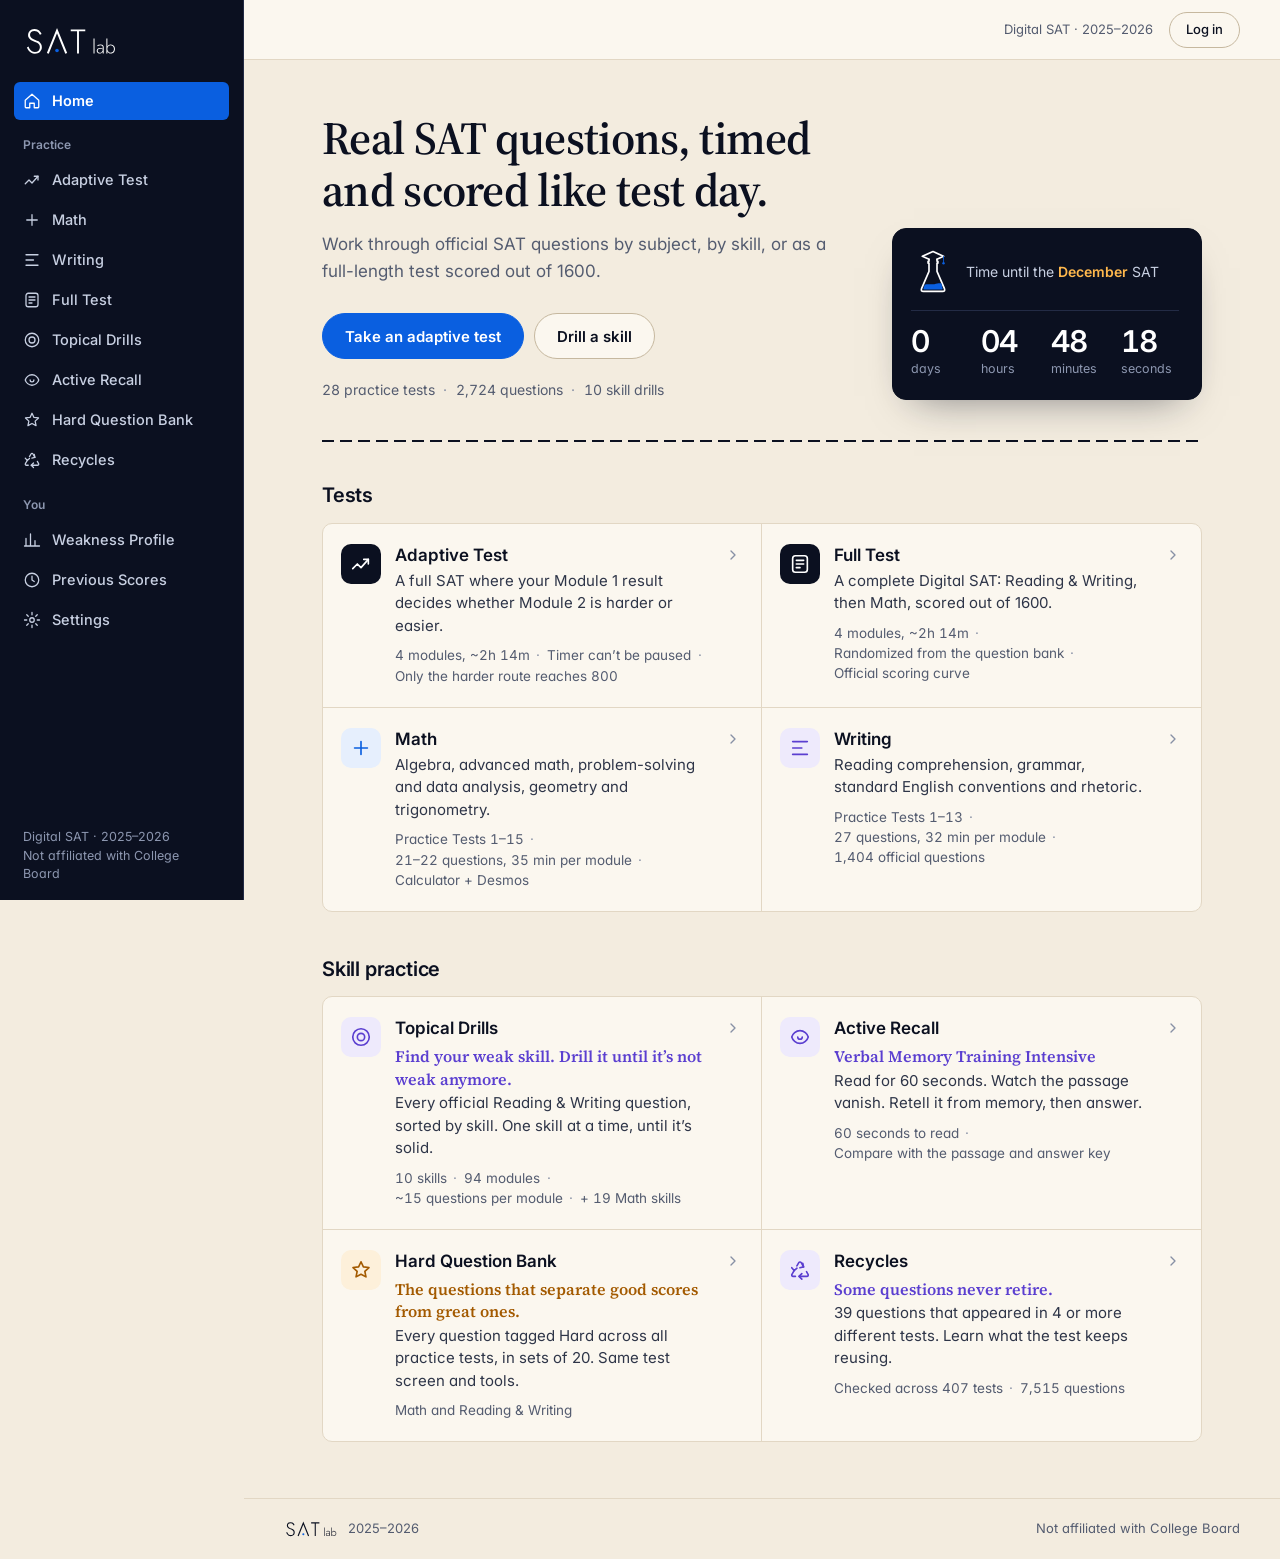
<file: index.html>
<!DOCTYPE html>
<html lang="en">
<head>
  <meta charset="UTF-8" />
  <script>(function(){try{var t=localStorage.getItem('sat-theme');if(t==='dark')document.documentElement.setAttribute('data-theme','dark');}catch(e){}})();</script>
  <!-- Google tag (gtag.js) -->
  <script async src="https://www.googletagmanager.com/gtag/js?id=G-TMX8HFTQVZ"></script>
  <script>
    window.dataLayer = window.dataLayer || [];
    function gtag(){dataLayer.push(arguments);}
    gtag('js', new Date());
    gtag('config', 'G-TMX8HFTQVZ');
  </script>
  <meta name="viewport" content="width=device-width, initial-scale=1.0" />
  <title>SATLab</title>
  <link rel="icon" type="image/svg+xml" href="brand/satlab-icon.svg" />
  <link rel="icon" type="image/png" sizes="32x32" href="brand/favicon-32.png" />
  <link rel="apple-touch-icon" href="brand/apple-touch-icon.png" />
  <meta name="theme-color" content="#0B1020" />
  <link rel="preconnect" href="https://fonts.googleapis.com" />
  <link href="https://fonts.googleapis.com/css2?family=Inter:wght@400;500;600;700&family=Source+Serif+4:opsz,wght@8..60,400;8..60,600&display=swap" rel="stylesheet" />
  <style>
    *, *::before, *::after { box-sizing:border-box; margin:0; padding:0; }
    html, body { min-height:100vh; -webkit-font-smoothing:antialiased; }
    /* everything else: theme.css (shared) and home.css (this page) */
  </style>
  <link rel="stylesheet" href="theme.css?v=9" />
  <link rel="stylesheet" href="home.css?v=7" />
</head>
<body class="site-index">

<aside class="sidebar" aria-label="Main navigation">
  <div class="sb-brand" onclick="show('home')"><img class="wm" src="brand/satlab-wordmark-white.svg" alt="SATLab" width="95" height="30" /></div>
  <nav class="sb-nav">
    <button class="sb-link active" data-nav="home" onclick="show('home')"><svg viewBox="0 0 24 24"><path d="M3 11l9-8 9 8v9a1 1 0 0 1-1 1h-5v-6H9v6H4a1 1 0 0 1-1-1z"/></svg>Home</button>
    <div class="sb-label">Practice</div>
    <button class="sb-link" data-nav="adaptive" onclick="show('adaptive')"><svg viewBox="0 0 24 24"><path d="M3 17l5-5 4 4 8-9"/><path d="M15 7h5v5"/></svg>Adaptive Test</button>
    <button class="sb-link" data-nav="math" onclick="show('math')"><svg viewBox="0 0 24 24"><path d="M5 12h14M12 5v14"/></svg>Math</button>
    <button class="sb-link" data-nav="english" onclick="show('english')"><svg viewBox="0 0 24 24"><path d="M4 5h16M4 12h10M4 19h16"/></svg>Writing</button>
    <button class="sb-link" data-nav="fulltests" onclick="show('fulltests')"><svg viewBox="0 0 24 24"><rect x="4" y="3" width="16" height="18" rx="3"/><path d="M8 8h8M8 12h8M8 16h4"/></svg>Full Test</button>
    <button class="sb-link" data-nav="drills" onclick="show('drills')"><svg viewBox="0 0 24 24"><circle cx="12" cy="12" r="9"/><circle cx="12" cy="12" r="4"/></svg>Topical Drills</button>
    <button class="sb-link" data-nav="recall" onclick="show('recall')"><svg viewBox="0 0 24 24"><path d="M12 5c-4.5 0-8 3.6-9 7 1 3.4 4.5 7 9 7s8-3.6 9-7c-1-3.4-4.5-7-9-7z"/><path d="M9.5 12a2.5 2.5 0 1 0 5 0"/></svg>Active Recall</button>
    <button class="sb-link" data-nav="hard" onclick="show('hard')"><svg viewBox="0 0 24 24"><path d="M12 3l2.6 5.6 6.1.7-4.5 4.2 1.2 6L12 16.6 6.6 19.5l1.2-6L3.3 9.3l6.1-.7z"/></svg>Hard Question Bank</button>
    <button class="sb-link" data-nav="recycles" onclick="show('recycles')"><svg viewBox="0 0 24 24"><path d="M7 19H4.5a1.5 1.5 0 0 1-1.3-2.25L5.6 12.6"/><path d="M11 19h8.5a1.5 1.5 0 0 0 1.3-2.25l-1.7-2.95"/><path d="M14 16l-3 3 3 3"/><path d="M8.6 7.5 10.7 4a1.5 1.5 0 0 1 2.6 0l2.6 4.5"/><path d="M15 4.6l.9 4-4 .9"/><path d="M3 9.5l2.6 3.1 3.1-2.6"/></svg>Recycles</button>
    <div class="sb-label">You</div>
    <button class="sb-link" onclick="window.location.href='weakness.html'"><svg viewBox="0 0 24 24"><path d="M4 20V10M10 20V4M16 20v-7M22 20H2"/></svg>Weakness Profile</button>
    <button class="sb-link" onclick="window.location.href='previous-scores.html'"><svg viewBox="0 0 24 24"><circle cx="12" cy="12" r="9"/><path d="M12 7v5l3 2"/></svg>Previous Scores</button>
    <button class="sb-link" onclick="window.location.href='settings.html'"><svg viewBox="0 0 24 24"><circle cx="12" cy="12" r="3"/><path d="M12 2v3M12 19v3M2 12h3M19 12h3M5 5l2 2M17 17l2 2M19 5l-2 2M7 17l-2 2"/></svg>Settings</button>
  </nav>
  <div class="sb-foot">Digital SAT · 2025–2026<br>Not affiliated with College Board</div>
</aside>

<!-- HOME -->
<div id="home" class="page active">
  <header class="site-header">
    <div class="logo" onclick="show('home')"><img class="mark on-dark" src="brand/satlab-icon-white.svg" alt="" width="36" height="36" /><img class="wm on-light" src="brand/satlab-wordmark.svg" alt="SATLab" width="70" height="22" /><img class="wm on-dark" src="brand/satlab-wordmark-white.svg" alt="SATLab" width="70" height="22" /></div>
    <div class="hdr-right">
      <span class="hdr-meta">Digital SAT · 2025–2026</span>
      <span id="account-status"></span>
      <button class="back-btn" onclick="window.location.href='weakness.html'">Weakness Profile</button>
      <button class="back-btn" onclick="window.location.href='previous-scores.html'">Previous Scores</button>
      <button class="settings-btn" onclick="window.location.href='settings.html'" title="Settings" aria-label="Settings">
        <svg viewBox="0 0 24 24" fill="none" stroke="currentColor" stroke-width="1.8" stroke-linecap="round" stroke-linejoin="round"><circle cx="12" cy="12" r="3"></circle><path d="M19.4 15a1.65 1.65 0 0 0 .33 1.82l.06.06a2 2 0 1 1-2.83 2.83l-.06-.06a1.65 1.65 0 0 0-1.82-.33 1.65 1.65 0 0 0-1 1.51V21a2 2 0 0 1-4 0v-.09A1.65 1.65 0 0 0 9 19.4a1.65 1.65 0 0 0-1.82.33l-.06.06a2 2 0 1 1-2.83-2.83l.06-.06a1.65 1.65 0 0 0 .33-1.82 1.65 1.65 0 0 0-1.51-1H3a2 2 0 0 1 0-4h.09A1.65 1.65 0 0 0 4.6 9a1.65 1.65 0 0 0-.33-1.82l-.06-.06a2 2 0 1 1 2.83-2.83l.06.06A1.65 1.65 0 0 0 9 4.6a1.65 1.65 0 0 0 1-1.51V3a2 2 0 0 1 4 0v.09a1.65 1.65 0 0 0 1 1.51 1.65 1.65 0 0 0 1.82-.33l.06-.06a2 2 0 1 1 2.83 2.83l-.06.06A1.65 1.65 0 0 0 19.4 9a1.65 1.65 0 0 0 1.51 1H21a2 2 0 0 1 0 4h-.09a1.65 1.65 0 0 0-1.51 1z"></path></svg>
      </button>
    </div>
  </header>
  <section class="home-hero">
    <div class="hero-grid">
      <div>
        <h1>Real SAT questions, timed and scored like test day.</h1>
        <p class="lede">Work through official SAT questions by subject, by skill, or as a full-length test scored out of 1600.</p>
        <div class="hero-cta">
          <button class="btn-primary hero-btn" onclick="show('adaptive')">Take an adaptive test</button>
          <button class="btn-secondary hero-btn" onclick="show('drills')">Drill a skill</button>
        </div>
        <ul class="hero-facts"><li>28 practice tests</li><li>2,724 questions</li><li>10 skill drills</li></ul>
      </div>
      <div class="countdown-widget" id="countdown-widget" role="timer" aria-label="Time until the next SAT">
        <img class="cd-mark" src="brand/satlab-icon-white.svg" alt="" width="92" height="92" />
        <div class="countdown-label">Time until the <strong id="cd-month">—</strong> SAT</div>
        <div class="countdown-nums">
          <div class="countdown-unit"><div class="val" id="cd-days">--</div><div class="lbl">days</div></div>
          <div class="countdown-unit"><div class="val" id="cd-hours">--</div><div class="lbl">hours</div></div>
          <div class="countdown-unit"><div class="val" id="cd-mins">--</div><div class="lbl">minutes</div></div>
          <div class="countdown-unit"><div class="val" id="cd-secs">--</div><div class="lbl">seconds</div></div>
        </div>
      </div>
    </div>
  </section>
  <section class="areas" aria-label="Practice">
    <h2>Tests</h2>
    <ul class="area-grid">
      <li><a class="area" data-cat="full" href="#adaptive" onclick="show('adaptive');return false;">
        <svg viewBox="0 0 24 24" aria-hidden="true"><path d="M3 17l5-5 4 4 8-9"/><path d="M15 7h5v5"/></svg>
        <span class="area-name">Adaptive Test</span><span class="test-arrow" aria-hidden="true"></span>
        <span class="area-desc">A full SAT where your Module 1 result decides whether Module 2 is harder or easier.</span>
        <ul class="area-facts"><li>4 modules, ~2h 14m</li><li>Timer can’t be paused</li><li>Only the harder route reaches 800</li></ul>
      </a></li>
      <li><a class="area" data-cat="full" href="#fulltests" onclick="show('fulltests');return false;">
        <svg viewBox="0 0 24 24" aria-hidden="true"><rect x="4" y="3" width="16" height="18" rx="3"/><path d="M8 8h8M8 12h8M8 16h4"/></svg>
        <span class="area-name">Full Test</span><span class="test-arrow" aria-hidden="true"></span>
        <span class="area-desc">A complete Digital SAT: Reading &amp; Writing, then Math, scored out of 1600.</span>
        <ul class="area-facts"><li>4 modules, ~2h 14m</li><li>Randomized from the question bank</li><li>Official scoring curve</li></ul>
      </a></li>
      <li><a class="area" data-cat="math" href="#math" onclick="show('math');return false;">
        <svg viewBox="0 0 24 24" aria-hidden="true"><path d="M5 12h14M12 5v14"/></svg>
        <span class="area-name">Math</span><span class="test-arrow" aria-hidden="true"></span>
        <span class="area-desc">Algebra, advanced math, problem-solving and data analysis, geometry and trigonometry.</span>
        <ul class="area-facts"><li>Practice Tests 1–15</li><li>21–22 questions, 35 min per module</li><li>Calculator + Desmos</li></ul>
      </a></li>
      <li><a class="area" data-cat="rw" href="#english" onclick="show('english');return false;">
        <svg viewBox="0 0 24 24" aria-hidden="true"><path d="M4 5h16M4 12h10M4 19h16"/></svg>
        <span class="area-name">Writing</span><span class="test-arrow" aria-hidden="true"></span>
        <span class="area-desc">Reading comprehension, grammar, standard English conventions and rhetoric.</span>
        <ul class="area-facts"><li>Practice Tests 1–13</li><li>27 questions, 32 min per module</li><li>1,404 official questions</li></ul>
      </a></li>
    </ul>
    <h2>Skill practice</h2>
    <ul class="area-grid">
      <li><a class="area" data-cat="rw" href="#drills" onclick="show('drills');return false;">
        <svg viewBox="0 0 24 24" aria-hidden="true"><circle cx="12" cy="12" r="9"/><circle cx="12" cy="12" r="4"/></svg>
        <span class="area-name">Topical Drills</span><span class="test-arrow" aria-hidden="true"></span>
        <span class="area-hook">Find your weak skill. Drill it until it’s not weak anymore.</span>
        <span class="area-desc">Every official Reading &amp; Writing question, sorted by skill. One skill at a time, until it’s solid.</span>
        <ul class="area-facts"><li>10 skills</li><li>94 modules</li><li>~15 questions per module</li><li>+ 19 Math skills</li></ul>
      </a></li>
      <li><a class="area" data-cat="rw" href="#recall" onclick="show('recall');return false;">
        <svg viewBox="0 0 24 24" aria-hidden="true"><path d="M12 5c-4.5 0-8 3.6-9 7 1 3.4 4.5 7 9 7s8-3.6 9-7c-1-3.4-4.5-7-9-7z"/><path d="M9.5 12a2.5 2.5 0 1 0 5 0"/></svg>
        <span class="area-name">Active Recall</span><span class="test-arrow" aria-hidden="true"></span>
        <span class="area-hook">Verbal Memory Training Intensive</span>
        <span class="area-desc">Read for 60 seconds. Watch the passage vanish. Retell it from memory, then answer.</span>
        <ul class="area-facts"><li>60 seconds to read</li><li>Compare with the passage and answer key</li></ul>
      </a></li>
      <li><a class="area" data-cat="hard" href="#hard" onclick="show('hard');return false;">
        <svg viewBox="0 0 24 24" aria-hidden="true"><path d="M12 3l2.6 5.6 6.1.7-4.5 4.2 1.2 6L12 16.6 6.6 19.5l1.2-6L3.3 9.3l6.1-.7z"/></svg>
        <span class="area-name">Hard Question Bank</span><span class="test-arrow" aria-hidden="true"></span>
        <span class="area-hook">The questions that separate good scores from great ones.</span>
        <span class="area-desc">Every question tagged Hard across all practice tests, in sets of 20. Same test screen and tools.</span>
        <ul class="area-facts"><li>Math and Reading &amp; Writing</li></ul>
      </a></li>
      <li><a class="area" data-cat="rw" href="#recycles" onclick="show('recycles');return false;">
        <svg viewBox="0 0 24 24" aria-hidden="true"><path d="M7 19H4.5a1.5 1.5 0 0 1-1.3-2.25L5.6 12.6"/><path d="M11 19h8.5a1.5 1.5 0 0 0 1.3-2.25l-1.7-2.95"/><path d="M14 16l-3 3 3 3"/><path d="M8.6 7.5 10.7 4a1.5 1.5 0 0 1 2.6 0l2.6 4.5"/><path d="M15 4.6l.9 4-4 .9"/><path d="M3 9.5l2.6 3.1 3.1-2.6"/></svg>
        <span class="area-name">Recycles</span><span class="test-arrow" aria-hidden="true"></span>
        <span class="area-hook">Some questions never retire.</span>
        <span class="area-desc">39 questions that appeared in 4 or more different tests. Learn what the test keeps reusing.</span>
        <ul class="area-facts"><li>Checked across 407 tests</li><li>7,515 questions</li></ul>
      </a></li>
    </ul>
  </section>
  <footer class="site-footer"><div class="footer-copy"><img class="wm on-light" src="brand/satlab-wordmark.svg" alt="SATLab" width="54" height="17" /><img class="wm on-dark" src="brand/satlab-wordmark-white.svg" alt="SATLab" width="54" height="17" /><span>2025–2026</span></div><div class="footer-note">Not affiliated with College Board</div></footer>
</div>

<!-- MATH -->
<div id="math" class="page">
  <header class="site-header">
    <div class="logo" onclick="show('home')"><img class="mark on-dark" src="brand/satlab-icon-white.svg" alt="" width="36" height="36" /><img class="wm on-light" src="brand/satlab-wordmark.svg" alt="SATLab" width="70" height="22" /><img class="wm on-dark" src="brand/satlab-wordmark-white.svg" alt="SATLab" width="70" height="22" /></div>
    <div class="hdr-right">
      <div class="breadcrumb"><span class="crumb" onclick="show('home')">Home</span><span class="sep">/</span><span class="cur">Math</span></div>
      <button class="back-btn is-back" onclick="show('home')">Back</button>
    </div>
  </header>
  <div class="subj-hero">
    <h1 class="subj-title">Math</h1>
    <div class="subj-meta">Module 1 &amp; 2 · Algebra, Advanced Math, Problem-Solving &amp; Data Analysis, Geometry &amp; Trig · 21–22 questions · 35 min · MC + Free Response</div>
  </div>
  <div class="tests-section">
    <h2 class="sec-label">Practice tests</h2>
    <div class="tests-list" id="math-list"></div>
  </div>
  <footer class="site-footer"><div class="footer-copy"><img class="wm on-light" src="brand/satlab-wordmark.svg" alt="SATLab" width="54" height="17" /><img class="wm on-dark" src="brand/satlab-wordmark-white.svg" alt="SATLab" width="54" height="17" /><span>2025–2026</span></div><div class="footer-note">Not affiliated with College Board</div></footer>
</div>

<!-- FULL-LENGTH TESTS -->
<div id="fulltests" class="page">
  <header class="site-header">
    <div class="logo" onclick="show('home')"><img class="mark on-dark" src="brand/satlab-icon-white.svg" alt="" width="36" height="36" /><img class="wm on-light" src="brand/satlab-wordmark.svg" alt="SATLab" width="70" height="22" /><img class="wm on-dark" src="brand/satlab-wordmark-white.svg" alt="SATLab" width="70" height="22" /></div>
    <div class="hdr-right">
      <div class="breadcrumb"><span class="crumb" onclick="show('home')">Home</span><span class="sep">/</span><span class="cur">Full Test</span></div>
      <button class="back-btn is-back" onclick="show('home')">Back</button>
    </div>
  </header>
  <div class="subj-hero">
    <h1 class="subj-title">Full Test</h1>
    <div class="subj-meta">Reading &amp; Writing (Module 1 &amp; 2) + Math (Module 1 &amp; 2) · Randomized questions · Scored out of 1600</div>
  </div>
  <div class="tests-section">
    <h2 class="sec-label">Full-length tests</h2>
    <div class="tests-list" id="full-list"></div>
  </div>
  <footer class="site-footer"><div class="footer-copy"><img class="wm on-light" src="brand/satlab-wordmark.svg" alt="SATLab" width="54" height="17" /><img class="wm on-dark" src="brand/satlab-wordmark-white.svg" alt="SATLab" width="54" height="17" /><span>2025–2026</span></div><div class="footer-note">Not affiliated with College Board</div></footer>
</div>

<!-- ADAPTIVE -->
<div id="adaptive" class="page">
  <header class="site-header">
    <div class="logo" onclick="show('home')"><img class="mark on-dark" src="brand/satlab-icon-white.svg" alt="" width="36" height="36" /><img class="wm on-light" src="brand/satlab-wordmark.svg" alt="SATLab" width="70" height="22" /><img class="wm on-dark" src="brand/satlab-wordmark-white.svg" alt="SATLab" width="70" height="22" /></div>
    <div class="hdr-right">
      <div class="breadcrumb"><span class="crumb" onclick="show('home')">Home</span><span class="sep">/</span><span class="cur">Adaptive Test</span></div>
      <button class="back-btn is-back" onclick="show('home')">Back</button>
    </div>
  </header>
  <div class="subj-hero">
    <h1 class="subj-title">Adaptive Test</h1>
    <div class="subj-meta">Works like the real Digital SAT: your Module 1 result decides whether Module 2 is harder or easier · Timer cannot be paused · Scored out of 1600</div>
  </div>
  <div class="tests-section">
    <h2 class="sec-label">Adaptive tests</h2>
    <div class="tests-list" id="adaptive-list"></div>
  </div>
  <footer class="site-footer"><div class="footer-copy"><img class="wm on-light" src="brand/satlab-wordmark.svg" alt="SATLab" width="54" height="17" /><img class="wm on-dark" src="brand/satlab-wordmark-white.svg" alt="SATLab" width="54" height="17" /><span>2025–2026</span></div><div class="footer-note">Not affiliated with College Board</div></footer>
</div>

<!-- ACTIVE RECALL -->
<div id="recall" class="page">
  <header class="site-header">
    <div class="logo" onclick="show('home')"><img class="mark on-dark" src="brand/satlab-icon-white.svg" alt="" width="36" height="36" /><img class="wm on-light" src="brand/satlab-wordmark.svg" alt="SATLab" width="70" height="22" /><img class="wm on-dark" src="brand/satlab-wordmark-white.svg" alt="SATLab" width="70" height="22" /></div>
    <div class="hdr-right">
      <div class="breadcrumb"><span class="crumb" onclick="show('home')">Home</span><span class="sep">/</span><span class="cur">Active Recall</span></div>
      <button class="back-btn is-back" onclick="show('home')">Back</button>
    </div>
  </header>
  <div class="subj-hero">
    <h1 class="subj-title">Active Recall</h1>
    <p class="subj-hook" data-cat="rw">Verbal Memory Training Intensive</p>
    <div class="subj-meta">Read each passage for 60 seconds. Then it disappears: write what you remember and answer the question from memory, then compare with the original. Builds the habit of really taking in what you read.</div>
  </div>
  <div class="tests-section" id="recall-sets"></div>
  <footer class="site-footer"><div class="footer-copy"><img class="wm on-light" src="brand/satlab-wordmark.svg" alt="SATLab" width="54" height="17" /><img class="wm on-dark" src="brand/satlab-wordmark-white.svg" alt="SATLab" width="54" height="17" /><span>2025–2026</span></div><div class="footer-note">Not affiliated with College Board</div></footer>
</div>

<!-- HARD QUESTION BANK -->
<div id="hard" class="page">
  <header class="site-header">
    <div class="logo" onclick="show('home')"><img class="mark on-dark" src="brand/satlab-icon-white.svg" alt="" width="36" height="36" /><img class="wm on-light" src="brand/satlab-wordmark.svg" alt="SATLab" width="70" height="22" /><img class="wm on-dark" src="brand/satlab-wordmark-white.svg" alt="SATLab" width="70" height="22" /></div>
    <div class="hdr-right">
      <div class="breadcrumb"><span class="crumb" onclick="show('home')">Home</span><span class="sep">/</span><span class="cur">Hard Question Bank</span></div>
      <button class="back-btn is-back" onclick="show('home')">Back</button>
    </div>
  </header>
  <div class="subj-hero">
    <h1 class="subj-title">Hard Question Bank</h1>
    <p class="subj-hook" data-cat="hard">The questions that separate good scores from great ones.</p>
    <div class="subj-meta">Every question tagged <b>Hard</b> across all practice tests, gathered into sets of 20.</div>
    <div class="hb-stats" id="hb-stats"></div>
  </div>
  <div class="tests-section" id="hb-sets"><div class="hb-notice">Loading the question banks…</div></div>
  <footer class="site-footer"><div class="footer-copy"><img class="wm on-light" src="brand/satlab-wordmark.svg" alt="SATLab" width="54" height="17" /><img class="wm on-dark" src="brand/satlab-wordmark-white.svg" alt="SATLab" width="54" height="17" /><span>2025–2026</span></div><div class="footer-note">Not affiliated with College Board</div></footer>
</div>

<!-- RECYCLES -->
<div id="recycles" class="page">
  <header class="site-header">
    <div class="logo" onclick="show('home')"><img class="mark on-dark" src="brand/satlab-icon-white.svg" alt="" width="36" height="36" /><img class="wm on-light" src="brand/satlab-wordmark.svg" alt="SATLab" width="70" height="22" /><img class="wm on-dark" src="brand/satlab-wordmark-white.svg" alt="SATLab" width="70" height="22" /></div>
    <div class="hdr-right">
      <div class="breadcrumb"><span class="crumb" onclick="show('home')">Home</span><span class="sep">/</span><span class="cur">Recycles</span></div>
      <button class="back-btn is-back" onclick="show('home')">Back</button>
    </div>
  </header>
  <div class="subj-hero">
    <h1 class="subj-title">Recycles</h1>
    <p class="subj-hook" data-cat="rw">Some questions never retire.</p>
    <div class="subj-meta">Questions that came up again and again. Out of 407 completed tests (7,515 questions), these 39 appeared in 4 or more different tests — all of them Reading &amp; Writing; no Math question appeared more than 3 times. Set 2 adds the 17 questions from the team’s recycle doc (two of them are already in set 1).</div>
    <div class="hb-stats" id="rc-stats"></div>
  </div>
  <div class="tests-section" id="rc-sets"></div>
  <footer class="site-footer"><div class="footer-copy"><img class="wm on-light" src="brand/satlab-wordmark.svg" alt="SATLab" width="54" height="17" /><img class="wm on-dark" src="brand/satlab-wordmark-white.svg" alt="SATLab" width="54" height="17" /><span>2025–2026</span></div><div class="footer-note">Not affiliated with College Board</div></footer>
</div>

<!-- ENGLISH -->
<div id="english" class="page">
  <header class="site-header">
    <div class="logo" onclick="show('home')"><img class="mark on-dark" src="brand/satlab-icon-white.svg" alt="" width="36" height="36" /><img class="wm on-light" src="brand/satlab-wordmark.svg" alt="SATLab" width="70" height="22" /><img class="wm on-dark" src="brand/satlab-wordmark-white.svg" alt="SATLab" width="70" height="22" /></div>
    <div class="hdr-right">
      <div class="breadcrumb"><span class="crumb" onclick="show('home')">Home</span><span class="sep">/</span><span class="cur">Writing</span></div>
      <button class="back-btn is-back" onclick="show('home')">Back</button>
    </div>
  </header>
  <div class="subj-hero">
    <h1 class="subj-title">Writing</h1>
    <div class="subj-meta">Module 1 &amp; 2 · Information &amp; Ideas, Craft &amp; Structure, Expression of Ideas, Standard English · 27 questions · 32 min per module</div>
  </div>
  <div class="tests-section">
    <h2 class="sec-label">Practice tests</h2>
    <div class="tests-list" id="eng-list"></div>
  </div>
  <footer class="site-footer"><div class="footer-copy"><img class="wm on-light" src="brand/satlab-wordmark.svg" alt="SATLab" width="54" height="17" /><img class="wm on-dark" src="brand/satlab-wordmark-white.svg" alt="SATLab" width="54" height="17" /><span>2025–2026</span></div><div class="footer-note">Not affiliated with College Board</div></footer>
</div>

<!-- TOPICAL DRILLS — TOPIC LIST -->
<div id="drills" class="page">
  <header class="site-header">
    <div class="logo" onclick="show('home')"><img class="mark on-dark" src="brand/satlab-icon-white.svg" alt="" width="36" height="36" /><img class="wm on-light" src="brand/satlab-wordmark.svg" alt="SATLab" width="70" height="22" /><img class="wm on-dark" src="brand/satlab-wordmark-white.svg" alt="SATLab" width="70" height="22" /></div>
    <div class="hdr-right">
      <div class="breadcrumb"><span class="crumb" onclick="show('home')">Home</span><span class="sep">/</span><span class="cur">Topical Drills</span></div>
      <button class="back-btn is-back" onclick="show('home')">Back</button>
    </div>
  </header>
  <div class="subj-hero">
    <h1 class="subj-title">Topical Drills</h1>
    <p class="subj-hook" data-cat="rw">Find your weak skill. Drill it until it’s not weak anymore.</p>
    <div class="subj-meta">Every official question, Reading &amp; Writing and Math, sorted by skill into sets of about 15. Pick a skill to drill it.</div>
  </div>
  <div class="tests-section" id="drills-section"></div>
  <footer class="site-footer"><div class="footer-copy"><img class="wm on-light" src="brand/satlab-wordmark.svg" alt="SATLab" width="54" height="17" /><img class="wm on-dark" src="brand/satlab-wordmark-white.svg" alt="SATLab" width="54" height="17" /><span>2025–2026</span></div><div class="footer-note">Not affiliated with College Board</div></footer>
</div>

<!-- TOPICAL DRILLS — MODULE SELECTION -->
<div id="drillmods" class="page">
  <header class="site-header">
    <div class="logo" onclick="show('home')"><img class="mark on-dark" src="brand/satlab-icon-white.svg" alt="" width="36" height="36" /><img class="wm on-light" src="brand/satlab-wordmark.svg" alt="SATLab" width="70" height="22" /><img class="wm on-dark" src="brand/satlab-wordmark-white.svg" alt="SATLab" width="70" height="22" /></div>
    <div class="hdr-right">
      <div class="breadcrumb">
        <span class="crumb" onclick="show('home')">Home</span><span class="sep">/</span>
        <span class="crumb" onclick="show('drills')">Topical Drills</span><span class="sep">/</span>
        <span class="cur" id="dm-bc-topic">Skill</span>
      </div>
      <button class="back-btn is-back" onclick="show('drills')">Back</button>
    </div>
  </header>
  <div class="mod-hero">
    <h1 class="mod-hero-title" id="dm-title">Skill Name</h1>
    <div class="mod-hero-sub" id="dm-sub">Select a module to begin. Each module is independently timed.</div>
  </div>
  <div class="mod-section">
    <h2 class="mod-group-label">Modules</h2>
    <div class="mod-grid" id="dm-grid"></div>
  </div>
  <footer class="site-footer"><div class="footer-copy"><img class="wm on-light" src="brand/satlab-wordmark.svg" alt="SATLab" width="54" height="17" /><img class="wm on-dark" src="brand/satlab-wordmark-white.svg" alt="SATLab" width="54" height="17" /><span>2025–2026</span></div><div class="footer-note">Not affiliated with College Board</div></footer>
</div>

<!-- MODULE SELECTION -->
<div id="modules" class="page">
  <header class="site-header">
    <div class="logo" onclick="show('home')"><img class="mark on-dark" src="brand/satlab-icon-white.svg" alt="" width="36" height="36" /><img class="wm on-light" src="brand/satlab-wordmark.svg" alt="SATLab" width="70" height="22" /><img class="wm on-dark" src="brand/satlab-wordmark-white.svg" alt="SATLab" width="70" height="22" /></div>
    <div class="hdr-right">
      <div class="breadcrumb">
        <span class="crumb" onclick="show('home')">Home</span><span class="sep">/</span>
        <span class="crumb" id="bc-subj" onclick="backToSubj()">Math</span><span class="sep">/</span>
        <span class="cur" id="bc-test">Practice Test 1</span>
      </div>
      <button class="back-btn is-back" onclick="backToSubj()">Back</button>
    </div>
  </header>
  <div class="mod-hero">
    <h1 class="mod-hero-title" id="mod-title">Practice Test 1</h1>
    <div class="mod-hero-sub" id="mod-sub">Select a module to begin. Each module is independently timed.</div>
  </div>
  <div class="mod-section">
    <h2 class="mod-group-label">Module 1</h2>
    <div class="mod-grid">
      <div class="mod-card" onclick="launch('1A')">
        <div class="mod-card-top"><div class="mod-arrow" aria-hidden="true"></div></div>
        <div class="mod-card-name">Module 1A</div>
        <div class="mod-card-detail" id="det-1a"></div>
        <div class="chips" id="chips-1a"></div>
      </div>
      <div class="mod-card" onclick="launch('1B')">
        <div class="mod-card-top"><div class="mod-arrow" aria-hidden="true"></div></div>
        <div class="mod-card-name">Module 1B</div>
        <div class="mod-card-detail" id="det-1b"></div>
        <div class="chips" id="chips-1b"></div>
      </div>
    </div>
    <h2 class="mod-group-label">Module 2</h2>
    <div class="mod-grid">
      <div class="mod-card" onclick="launch('2A')">
        <div class="mod-card-top"><div class="mod-arrow" aria-hidden="true"></div></div>
        <div class="mod-card-name">Module 2A</div>
        <div class="mod-card-detail" id="det-2a"></div>
        <div class="chips" id="chips-2a"></div>
      </div>
      <div class="mod-card" onclick="launch('2B')">
        <div class="mod-card-top"><div class="mod-arrow" aria-hidden="true"></div></div>
        <div class="mod-card-name">Module 2B</div>
        <div class="mod-card-detail" id="det-2b"></div>
        <div class="chips" id="chips-2b"></div>
      </div>
    </div>
  </div>
  <footer class="site-footer"><div class="footer-copy"><img class="wm on-light" src="brand/satlab-wordmark.svg" alt="SATLab" width="54" height="17" /><img class="wm on-dark" src="brand/satlab-wordmark-white.svg" alt="SATLab" width="54" height="17" /><span>2025–2026</span></div><div class="footer-note">Not affiliated with College Board</div></footer>
</div>

<script src="recyclebank.js"></script>
<script>
  let curSubj = 'math', curTestId = 'mathtest01', curLabel = 'Practice Test 1';
  const cfg = {
    math:    { label:'SAT · Mathematics',         title:'Math',    q:'21–22', min:35, file:'math.html',  chips:['Algebra','Advanced Math','PS & Data Analysis','Geometry & Trig'] },
    english: { label:'SAT · Reading and Writing',  title:'Writing', q:27, min:32, file:'test.html', chips:['Info & Ideas','Craft & Structure','Expression of Ideas','Standard English'] },
  };

  // Build math list (15 tests)
  document.getElementById('math-list').innerHTML = Array.from({length:15},(_,i)=>{
    const n=i+1, id=`mathtest${String(n).padStart(2,'0')}`, name=`Practice Test ${n}`;
    return `<div class="test-row" onclick="showMods('math','${id}','${name}')">
      <div class="test-info"><div class="test-name">${name}</div><div class="test-detail">Module 1A, 1B, 2A, 2B · 21–22 questions each · 35 min · Multiple choice &amp; free response · Calculator &amp; Desmos</div></div>
      <div class="test-right"><div class="test-arrow" aria-hidden="true"></div></div>
    </div>`;
  }).join('');

  // Build english list (13 tests)
  document.getElementById('eng-list').innerHTML = Array.from({length:13},(_,i)=>{
    const n=i+1, id=`test${String(n).padStart(2,'0')}`, name=`Practice Test ${n}`;
    return `<div class="test-row" onclick="showMods('english','${id}','${name}')">
      <div class="test-info"><div class="test-name">${name}</div><div class="test-detail">Module 1A, 1B, 2A, 2B · 27 questions each · 32 min · All 4 skill domains</div></div>
      <div class="test-right"><div class="test-arrow" aria-hidden="true"></div></div>
    </div>`;
  }).join('');

  // Build full-length test list (10 tests)
  document.getElementById('full-list').innerHTML = Array.from({length:10},(_,i)=>{
    const n=i+1, name=`Full-Length Test ${n}`;
    return `<div class="test-row" onclick="window.location.href='fulltest.html?test=${n}'">
      <div class="test-info"><div class="test-name">${name}</div><div class="test-detail">R&amp;W Module 1 &amp; 2 (27 questions each) · Math Module 1 &amp; 2 (22 questions each) · ~2h 14m total</div></div>
      <div class="test-right"><div class="test-arrow" aria-hidden="true"></div></div>
    </div>`;
  }).join('');

  // Build adaptive test list (10 tests)
  document.getElementById('adaptive-list').innerHTML = Array.from({length:10},(_,i)=>{
    const n=i+1, name=`Adaptive Test ${n}`;
    return `<div class="test-row" onclick="window.location.href='fulltest.html?mode=adaptive&test=${n}'">
      <div class="test-info"><div class="test-name">${name}</div><div class="test-detail">R&amp;W Module 1 &amp; 2 (27 questions each) · Math Module 1 &amp; 2 (22 questions each) · Module 2 adapts to Module 1 · ~2h 14m total</div></div>
      <div class="test-right"><div class="test-arrow" aria-hidden="true"></div></div>
    </div>`;
  }).join('');

  // Sections that have their own address (index.html#math …), so Back, reload and links work.
  const ROUTES = ['math','english','fulltests','adaptive','drills','recall','hard','recycles'];
  function show(id, fromHistory) {
    if (!fromHistory) {
      // sub-pages (a test's modules, a drill's sets) sit under their section's address
      const route = ROUTES.includes(id) ? id : ({ modules: curSubj, drillmods: 'drills' })[id] || '';
      const url = route ? '#' + route : location.pathname + location.search;
      if (id !== 'home' || location.hash) window.history.pushState({ page: id }, '', url);
    }
    document.querySelectorAll('.page').forEach(p=>p.classList.remove('active'));
    document.getElementById(id).classList.add('active');
    const navId = ({modules:curSubj, drillmods:'drills'})[id] || id;
    document.querySelectorAll('.sb-link[data-nav]').forEach(b => b.classList.toggle('active', b.dataset.nav === navId));
    window.scrollTo(0,0);
    if (id === 'hard') HardSection.open();
  }
  function backToSubj() { show(curSubj); }

  // ── Hard Question Bank ──
  // The banks are big (questionbank.js is ~4 MB), so they load only the first
  // time this section is opened; the rest of the site stays fast.
  const HardSection = (function () {
    let started = false;
    function loadScript(src) {
      return new Promise(resolve => {
        const sc = document.createElement('script');
        sc.src = src; sc.onload = sc.onerror = () => resolve();
        document.body.appendChild(sc);
      });
    }
    const esc = x => String(x).replace(/[&<>"]/g, c => ({ '&':'&amp;', '<':'&lt;', '>':'&gt;', '"':'&quot;' }[c]));
    function domainMix(set) {
      const c = {};
      set.forEach(q => { const d = String(q.domain || 'Other').replace(/ Conventions$/, ''); c[d] = (c[d] || 0) + 1; });
      return Object.entries(c).sort((a, b) => b[1] - a[1]).map(([d, n]) => `${d} ${n}`).join(' · ');
    }
    const SECTIONS = {
      rw:   { title: 'Reading &amp; Writing', subject: 'Reading & Writing', file: 'test.html', mins: 32 / 27, sets: k => HardBank.rwSets(k),   skills: () => HardBank.rwSkills() },
      math: { title: 'Math',                  subject: 'Math',              file: 'math.html', mins: 35 / 22, sets: k => HardBank.mathSets(k), skills: () => HardBank.mathSkills() },
    };
    const chosen = { rw: '', math: '' };
    function rows(key) {
      const S = SECTIONS[key], skill = chosen[key], sets = S.sets(skill);
      if (!sets.length) return `<div class="hb-notice">No hard ${S.title} questions found.</div>`;
      return '<div class="tests-list">' + sets.map((set, i) => {
        const q = new URLSearchParams({ test: 'hard', label: skill ? `Hard · ${skill}` : 'Hard Question Bank', module: String(i + 1) });
        if (skill) q.set('skill', skill);
        return `<a class="test-row" href="${S.file}?${q}">
          <div class="test-info"><div class="test-name">Hard ${skill ? esc(skill) : S.subject} · Set ${i + 1}</div>
            <div class="test-detail">${set.length} questions · ~${Math.round(set.length * S.mins)} min · ${skill ? S.subject : domainMix(set)}</div></div>
          <div class="test-right"><div class="test-arrow" aria-hidden="true"></div></div>
        </a>`;
      }).join('') + '</div>';
    }
    function chips(key) {
      const S = SECTIONS[key], total = S.sets('').reduce((n, x) => n + x.length, 0);
      const all = [{ skill: '', count: total, label: 'All skills' }].concat(S.skills().map(x => ({ ...x, label: x.skill })));
      return '<div class="hb-chips">' + all.map(x =>
        `<button class="hb-chip${chosen[key] === x.skill ? ' on' : ''}" data-key="${key}" data-skill="${esc(x.skill)}">${esc(x.label)} <span>${x.count}</span></button>`
      ).join('') + '</div>';
    }
    function render() {
      const el = document.getElementById('hb-sets');
      // Both banks are needed: if either failed (flaky connection), show the notice and retry on the next visit
      // instead of listing an empty half that would stay cached.
      if (typeof HardBank === 'undefined' || typeof QUESTION_BANK === 'undefined' || typeof MATH_MODULES === 'undefined') {
        started = false; // let a later visit try again
        el.innerHTML = '<div class="hb-notice">Couldn’t load the question banks. Check your connection and open this page again.</div>';
        return;
      }
      const nRW = HardBank.rwSets('').reduce((n, x) => n + x.length, 0), nMath = HardBank.mathSets('').reduce((n, x) => n + x.length, 0);
      document.getElementById('hb-stats').innerHTML =
        `<span><b>${nRW + nMath}</b> hard questions</span><span>${nRW} Reading &amp; Writing</span><span>${nMath} Math</span>`;
      el.classList.add('hb-fade'); // the list arrives after the page: fade it in like a section
      el.innerHTML = ['rw', 'math'].map(k => `<h2 class="sec-label">${SECTIONS[k].title}</h2>${chips(k)}<div id="hb-rows-${k}">${rows(k)}</div>`).join('');
    }
    document.addEventListener('click', e => {
      const b = e.target.closest('.hb-chip'); if (!b) return;
      const key = b.dataset.key; chosen[key] = b.dataset.skill;
      b.parentElement.querySelectorAll('.hb-chip').forEach(c => c.classList.toggle('on', c === b));
      document.getElementById('hb-rows-' + key).innerHTML = rows(key);
    });
    return {
      open() {
        if (started) return;
        started = true;
        Promise.all([typeof QUESTION_BANK === 'undefined' ? loadScript('questionbank.js') : null,
                     typeof MATH_MODULES === 'undefined' ? loadScript('math_modules.js') : null])
          .then(() => typeof HardBank === 'undefined' ? loadScript('hardbank.js') : null)
          .then(render);
      }
    };
  })();

  function showMods(subj, testId, label) {
    curSubj=subj; curTestId=testId; curLabel=label;
    const c = cfg[subj];
    document.getElementById('bc-subj').textContent  = c.title;
    document.getElementById('bc-test').textContent  = label;
    document.getElementById('mod-sub').textContent = `${c.title} · Select a module to begin. Each module is timed on its own.`;
    document.getElementById('mod-title').textContent = label;
    const detail = `${c.q} questions · ${c.min} minutes`;
    const chipsHtml = c.chips.map(ch=>`<span class="chip">${ch}</span>`).join('');
    ['1a','1b','2a','2b'].forEach(m=>{
      document.getElementById(`det-${m}`).textContent = detail;
      document.getElementById(`chips-${m}`).innerHTML = chipsHtml;
    });
    show('modules');
  }

  function launch(mod) {
    const c = cfg[curSubj];
    const p = new URLSearchParams({test:curTestId, label:curLabel, module:mod});
    window.location.href = c.file + '?' + p.toString();
  }

  // ── Topical Drills (Reading & Writing, by skill) ───────────────
  const DRILL_TOPICS = [
    { domain:"Information and Ideas",        skill:"Central Ideas and Details",  slug:"central-ideas-and-details", total:96,  sizes:[16,16,16,16,16,16],
      desc:"Identify the central idea, claim, or most important detail in a text." },
    { domain:"Information and Ideas",        skill:"Command of Evidence",        slug:"command-of-evidence",        total:177, sizes:[15,15,15,15,15,15,15,15,15,14,14,14], recall:[12,14,13,12,12,13,13,15,11,13,10,11],
      desc:"Choose the textual or quantitative evidence that best supports a claim." },
    { domain:"Information and Ideas",        skill:"Inferences",                 slug:"inferences",                 total:91,  sizes:[16,15,15,15,15,15],
      desc:"Draw the logical conclusion that completes the text's reasoning." },
    { domain:"Craft and Structure",          skill:"Words in Context",           slug:"words-in-context",           total:230, sizes:[16,16,16,16,16,15,15,15,15,15,15,15,15,15,15],
      desc:"Determine the most logical word or phrase to complete the text." },
    { domain:"Craft and Structure",          skill:"Text Structure and Purpose", slug:"text-structure-and-purpose", total:133, sizes:[15,15,15,15,15,15,15,14,14],
      desc:"Analyze how a text is built and why the author made specific choices." },
    { domain:"Craft and Structure",          skill:"Cross-Text Connections",     slug:"cross-text-connections",     total:53,  sizes:[14,13,13,13],
      desc:"Compare and relate the ideas presented across a pair of texts." },
    { domain:"Expression of Ideas",          skill:"Rhetorical Synthesis",       slug:"rhetorical-synthesis",       total:159, sizes:[15,15,15,15,15,14,14,14,14,14,14],
      desc:"Combine notes into a sentence that meets a specific rhetorical goal." },
    { domain:"Expression of Ideas",          skill:"Transitions",                slug:"transitions",                total:153, sizes:[16,16,16,15,15,15,15,15,15,15],
      desc:"Choose the transition word or phrase that best connects two ideas." },
    { domain:"Standard English Conventions", skill:"Boundaries",                 slug:"boundaries",                 total:152, sizes:[16,16,15,15,15,15,15,15,15,15],
      desc:"Apply correct sentence boundaries — commas, semicolons, and periods." },
    { domain:"Standard English Conventions", skill:"Form, Structure, and Sense", slug:"form-structure-and-sense",   total:160, sizes:[15,15,15,15,15,15,14,14,14,14,14],
      desc:"Apply correct grammar — verb agreement, pronouns, and modifiers." },
    // Math (math:true): built by mathdrills.js from math_modules.js; these counts must match it.
    { math:true, domain:"Algebra", skill:"Linear Equations in One Variable", slug:"linear-equations-in-one-variable", total:97, sizes:[17,16,16,16,16,16],
      desc:"Solve for x: one equation, one unknown." },
    { math:true, domain:"Algebra", skill:"Linear Functions", slug:"linear-functions", total:146, sizes:[15,15,15,15,15,15,14,14,14,14],
      desc:"Read slope and intercept from equations, tables and graphs." },
    { math:true, domain:"Algebra", skill:"Linear Equations in Two Variables", slug:"linear-equations-in-two-variables", total:95, sizes:[16,16,16,16,16,15],
      desc:"Write and interpret equations like ax + by = c." },
    { math:true, domain:"Algebra", skill:"Systems of Linear Equations", slug:"systems-of-two-linear-equations-in-two-variables", total:98, sizes:[14,14,14,14,14,14,14],
      desc:"Solve two equations at once, and spot when there are no or infinite solutions." },
    { math:true, domain:"Algebra", skill:"Linear Inequalities", slug:"linear-inequalities-in-one-or-two-variables", total:55, sizes:[14,14,14,13],
      desc:"Set up and solve inequalities, and read their graphs." },
    { math:true, domain:"Advanced Math", skill:"Equivalent Expressions", slug:"equivalent-expressions", total:121, sizes:[16,15,15,15,15,15,15,15],
      desc:"Rewrite, factor and expand expressions." },
    { math:true, domain:"Advanced Math", skill:"Nonlinear Equations and Systems", slug:"nonlinear-equations-in-one-variable-and-systems-of-equations-in-two-variables", total:128, sizes:[15,15,14,14,14,14,14,14,14],
      desc:"Quadratics, radicals, rational equations and nonlinear systems." },
    { math:true, domain:"Advanced Math", skill:"Nonlinear Functions", slug:"nonlinear-functions", total:209, sizes:[15,15,15,15,15,15,15,15,15,15,15,15,15,14],
      desc:"Quadratic and exponential functions and their graphs." },
    { math:true, domain:"Problem-Solving and Data Analysis", skill:"Ratios, Rates, and Units", slug:"ratios-rates-proportional-relationships-and-units", total:53, sizes:[14,13,13,13],
      desc:"Proportions, unit rates and unit conversions." },
    { math:true, domain:"Problem-Solving and Data Analysis", skill:"Percentages", slug:"percentages", total:43, sizes:[15,14,14],
      desc:"Percent of, percent change, and repeated percent change." },
    { math:true, domain:"Problem-Solving and Data Analysis", skill:"One-Variable Data", slug:"one-variable-data-distributions-and-measures-of-center-and-spread", total:45, sizes:[15,15,15],
      desc:"Mean, median, range and standard deviation." },
    { math:true, domain:"Problem-Solving and Data Analysis", skill:"Two-Variable Data and Scatterplots", slug:"two-variable-data-models-and-scatterplots", total:33, sizes:[17,16],
      desc:"Lines of best fit and what a model predicts." },
    { math:true, domain:"Problem-Solving and Data Analysis", skill:"Probability", slug:"probability-and-conditional-probability", total:32, sizes:[16,16],
      desc:"Probability and conditional probability from tables." },
    { math:true, domain:"Problem-Solving and Data Analysis", skill:"Sample Statistics and Margin of Error", slug:"inference-from-sample-statistics-and-margin-of-error", total:23, sizes:[12,11],
      desc:"What a sample says about a population." },
    { math:true, domain:"Problem-Solving and Data Analysis", skill:"Statistical Claims", slug:"evaluating-statistical-claims-observational-studies-and-experiments", total:5, sizes:[5],
      desc:"What a study can and can’t conclude." },
    { math:true, domain:"Geometry and Trigonometry", skill:"Area and Volume", slug:"area-and-volume", total:39, sizes:[13,13,13],
      desc:"Areas, surface areas and volumes of shapes and solids." },
    { math:true, domain:"Geometry and Trigonometry", skill:"Lines, Angles, and Triangles", slug:"lines-angles-and-triangles", total:39, sizes:[13,13,13],
      desc:"Angle rules, similar triangles and congruence." },
    { math:true, domain:"Geometry and Trigonometry", skill:"Right Triangles and Trigonometry", slug:"right-triangles-and-trigonometry", total:20, sizes:[20],
      desc:"Pythagorean theorem, special triangles, sine and cosine." },
    { math:true, domain:"Geometry and Trigonometry", skill:"Circles", slug:"circles", total:18, sizes:[18],
      desc:"Arcs, sectors, radians and circle equations." },
  ];
  const DOMAIN_ORDER_RW = ['Information and Ideas','Craft and Structure','Expression of Ideas','Standard English Conventions'];
  const DOMAIN_ORDER_MATH = ['Algebra','Advanced Math','Problem-Solving and Data Analysis','Geometry and Trigonometry'];

  // Recycles: questions from recyclebank.js. Set 1 appeared in 4+ different tests; set 2 comes from the team's recycle doc.
  (function renderRecycles(){
    const el = document.getElementById('rc-sets');
    if (!window.RecycleBank) { el.innerHTML = '<div class="hb-notice">Couldn’t load the recycled questions. Reload the page to try again.</div>'; return; }
    const all = RecycleBank.set('all');
    const counted = all.filter(q => q.recycle.count);
    const DOC_KEY = 'set2';
    const docGroup = RecycleBank.groups.find(g => g.key === DOC_KEY);
    const docQs = docGroup ? RecycleBank.set(DOC_KEY) : [];
    const span = qs => { const c = qs.map(q => q.recycle.count).filter(Boolean); if (!c.length) return ''; return Math.min(...c) === Math.max(...c) ? `${Math.max(...c)}` : `${Math.min(...c)}–${Math.max(...c)}`; };
    const about = (key, qs) => key === DOC_KEY ? "from the team's recycle doc · in the doc's order"
      : qs.every(q => q.recycle.count) ? `each seen in ${span(qs)} tests · most repeated first`
      : `set 1 seen in ${span(qs)} tests each, most repeated first · then the team doc's questions`;
    const row = (key, name, qs, i) => `<div class="test-row" onclick="window.location.href='test.html?test=recycles&module=${key}&label=Recycles'">
        <div class="test-info"><div class="test-name">${name}</div><div class="test-detail">${qs.length} questions · ~${Math.round(qs.length*32/27)} min · ${about(key, qs)}</div></div>
        <div class="test-right"><div class="test-arrow" aria-hidden="true"></div></div>
      </div>`;
    const skillGroups = RecycleBank.groups.filter(g => g.key !== DOC_KEY);
    document.getElementById('rc-stats').innerHTML =
      `<span><b>${all.length}</b> recycled questions</span><span><b>${counted.length}</b> seen in ${span(counted)} tests each</span>` +
      (docQs.length ? `<span><b>${docQs.length}</b> from the team doc</span>` : '') + `<span>${skillGroups.length} skill groups</span>`;
    const esc = x => String(x).replace(/[&<>"]/g, c => ({ '&':'&amp;', '<':'&lt;', '>':'&gt;', '"':'&quot;' }[c]));
    const qRow = (q, idx, note) => `<div class="test-row" title="Practice this question" onclick="window.location.href='test.html?test=recycles&module=${q.recycle.code.toLowerCase()}&label=Recycles'">
          <div class="test-idx">${esc(idx)}</div>
          <div class="test-info"><div class="test-name">${esc(q.recycle.title)}</div><div class="test-detail">${esc(q.skill)} · ${note ? esc(note) + ', seen in ' + q.recycle.count + ' tests' : q.recycle.count ? esc(q.recycle.sources.join(' · ')) : "from the team's recycle doc"}</div></div>
          <div class="test-right"><span class="rc-count">${q.recycle.count ? q.recycle.count + ' tests' : 'team doc'}</span><div class="test-arrow" aria-hidden="true"></div></div>
        </div>`;
    el.innerHTML =
      `<h2 class="sec-label">Practice</h2><div class="tests-list">` +
        row('all', 'All recycled questions', all, 1) +
        skillGroups.map((g, i) => row(g.key, g.name, RecycleBank.set(g.key), i + 2)).join('') +
        (docGroup ? row(DOC_KEY, docGroup.name, docQs, skillGroups.length + 2) : '') +
      `</div><h2 class="sec-label">Set 1 · every question seen in 4+ tests · tap one to practice it</h2><div class="tests-list rc-list">` +
        counted.map(q => qRow(q, q.recycle.code)).join('') +
      `</div>` +
      (docQs.length ? `<h2 class="sec-label">${esc(docGroup.name)} · in the doc's order · tap one to practice it</h2><div class="tests-list rc-list">` +
        docQs.map(q => qRow(q, 'S2-' + (docGroup.ids.indexOf(q.id) + 1), q.recycle.group === DOC_KEY ? '' : `also set 1’s ${q.recycle.code}`)).join('') +
      `</div>` : '');
  })();

  // Active Recall: the reading skills, split into the same sets as the drills.
  // Grammar skills are left out — they don't test memory of a passage.
  (function renderRecallSets(){
    // recall.html skips questions marked unusable (a chart that isn't available), so show what it will show.
    const recallCount = (t, i, n) => (t.recall && t.recall[i]) || n;
    const ORDER = ['inferences','central-ideas-and-details','command-of-evidence','text-structure-and-purpose','cross-text-connections','words-in-context'];
    document.getElementById('recall-sets').innerHTML = ORDER.map(slug => {
      const t = DRILL_TOPICS.find(x => x.slug === slug); if (!t) return '';
      return `<h2 class="sec-label">${t.skill}</h2><div class="tests-list">` + t.sizes.map((n, i) =>
        `<div class="test-row" onclick="window.location.href='recall.html?skill=${slug}&set=${i+1}'">
          <div class="test-info"><div class="test-name">${t.skill} · Set ${i+1}</div><div class="test-detail">${recallCount(t, i, n)} passages · read, recall, compare · ~${Math.round(n*2)} min</div></div>
          <div class="test-right"><div class="test-arrow" aria-hidden="true"></div></div>
        </div>`).join('') + '</div>';
    }).join('');
  })();

  // Build topic list, grouped by domain
  (function renderDrillTopics(){
    let html = '';
    const group = (title, cat, order) => {
      html += `<h2 class="drill-group" data-cat="${cat}">${title}</h2>`;
      order.forEach(domain => {
        const topics = DRILL_TOPICS.filter(t => t.domain === domain);
        if (!topics.length) return;
        html += `<h3 class="sec-label">${domain}</h3><div class="tests-list">`;
        topics.forEach(t => {
          html += `<div class="test-row" onclick="showDrillMods('${t.slug}')">
            <div class="test-info"><div class="test-name">${t.skill}</div><div class="test-detail">${t.desc} ${t.sizes.length} ${t.sizes.length === 1 ? 'set' : 'sets'}, ${t.total} questions.</div></div>
            <div class="test-right"><div class="test-arrow" aria-hidden="true"></div></div>
          </div>`;
        });
        html += `</div>`;
      });
    };
    group('Reading &amp; Writing', 'rw', DOMAIN_ORDER_RW);
    group('Math', 'math', DOMAIN_ORDER_MATH);
    document.getElementById('drills-section').innerHTML = html;
  })();

  let curDrillTopic = null;

  function showDrillMods(slug) {
    curDrillTopic = DRILL_TOPICS.find(t => t.slug === slug);
    if (!curDrillTopic) return;
    document.getElementById('dm-bc-topic').textContent = curDrillTopic.skill;
    document.getElementById('dm-title').textContent = curDrillTopic.skill;
    const isMath = !!curDrillTopic.math;
    document.getElementById('dm-sub').textContent = `${isMath ? 'Math · ' : ''}${curDrillTopic.domain} · ${curDrillTopic.sizes.length} ${curDrillTopic.sizes.length === 1 ? 'set' : 'sets'} · ${curDrillTopic.total} questions. ${curDrillTopic.desc}`;
    document.getElementById('dm-grid').innerHTML = curDrillTopic.sizes.map((size, idx) => {
      const m = idx + 1;
      const mins = Math.max(1, Math.round(size * (isMath ? 35 / 22 : 32 / 27)));
      return `<div class="mod-card" onclick="launchDrill(${m})">
        <div class="mod-card-top"><div class="mod-arrow" aria-hidden="true"></div></div>
        <div class="mod-card-name">${isMath ? 'Set' : 'Module'} ${m}</div>
        <div class="mod-card-detail">${size} questions · ~${mins} min</div>
        <div class="chips"><span class="chip">${curDrillTopic.skill}</span></div>
      </div>`;
    }).join('');
    show('drillmods');
  }

  function launchDrill(mod) {
    if (curDrillTopic.math) {
      const p = new URLSearchParams({ test: 'drill', topic: curDrillTopic.slug, label: curDrillTopic.skill, module: mod });
      window.location.href = 'math.html?' + p.toString();
      return;
    }
    const p = new URLSearchParams({ topic: curDrillTopic.slug, label: curDrillTopic.skill, module: mod });
    window.location.href = 'drill.html?' + p.toString();
  }

  // ── SAT test date countdown ──────────────────────────────────
  // Official 2026–2027 weekend SAT dates (College Board). Update this
  // list once the following school year's dates are published.
  const SAT_TEST_DATES = [
    '2026-08-22', '2026-09-12', '2026-10-03', '2026-11-07', '2026-12-05',
    '2027-03-06', '2027-05-01', '2027-06-05'
  ];
  function getNextSATDate() {
    const now = new Date();
    for (const d of SAT_TEST_DATES) {
      const testDate = new Date(d + 'T08:00:00'); // approx test-center check-in time, in the visitor's local time
      if (testDate > now) return testDate;
    }
    return null;
  }
  function updateCountdown() {
    const widget = document.getElementById('countdown-widget');
    const target = getNextSATDate();
    if (!target) { widget.style.display = 'none'; return; }
    const diff = Math.max(0, target - new Date());
    const days = Math.floor(diff / 86400000);
    const hours = Math.floor((diff / 3600000) % 24);
    const mins = Math.floor((diff / 60000) % 60);
    const secs = Math.floor((diff / 1000) % 60);
    document.getElementById('cd-month').textContent = target.toLocaleDateString(undefined, { month: 'long' });
    document.getElementById('cd-days').textContent = String(days);
    document.getElementById('cd-hours').textContent = String(hours).padStart(2, '0');
    document.getElementById('cd-mins').textContent = String(mins).padStart(2, '0');
    document.getElementById('cd-secs').textContent = String(secs).padStart(2, '0');
  }
  updateCountdown();
  setInterval(updateCountdown, 1000);
  // Back / Forward (or editing the #address): show that section. A sub-page entry shows its section.
  function routeFromUrl() {
    const h = location.hash.slice(1);
    show(ROUTES.includes(h) ? h : 'home', true);
  }
  window.addEventListener('popstate', routeFromUrl);
  { const h = location.hash.slice(1); if (ROUTES.includes(h)) show(h, true); }
</script>

<div class="reco-popup" id="reco-popup" role="dialog" aria-labelledby="reco-skill">
  <div class="reco-top">
    <div class="reco-skill" id="reco-skill">—</div>
    <button class="reco-close" onclick="dismissReco()" aria-label="Dismiss"><svg viewBox="0 0 24 24" aria-hidden="true"><path d="M6 6l12 12M18 6L6 18"/></svg></button>
  </div>
  <div class="reco-reason" id="reco-reason">—</div>
  <a class="reco-cta" id="reco-cta" href="#">Start this drill</a>
</div>

<script src="auth.js"></script>
<script src="kbd.js"></script>
<script>
  // ── Practice recommendation engine ───────────────────────────
  // Basic algorithm, no AI: looks at domain-level accuracy across every
  // saved result (account history if logged in, this-device history if
  // not), finds the weakest domain that actually has drills available,
  // and recommends the specific drill topic for it.

  const RECO_DISMISS_KEY = 'sat-reco-dismissed-until';

  // Same domain-label variants used elsewhere on the site for the
  // same underlying category, mapped onto DRILL_TOPICS' domain names.
  // Saved results use short domain names; the drill list uses the full ones.
  const RECO_DOMAIN_ALIAS = {
    'Standard English': 'Standard English Conventions',
    'Information & Ideas': 'Information and Ideas',
    'Craft & Structure': 'Craft and Structure',
    'Expression of Ideas': 'Expression of Ideas',
    'PS & Data Analysis': 'Problem-Solving and Data Analysis',
    'Geometry & Trig': 'Geometry and Trigonometry',
  };

  function recoIsDismissed() {
    try {
      const until = localStorage.getItem(RECO_DISMISS_KEY);
      return until && new Date(until) > new Date();
    } catch (e) { return false; }
  }
  function dismissReco() {
    document.getElementById('reco-popup').classList.remove('show');
    try {
      const until = new Date(Date.now() + 24 * 60 * 60 * 1000); // reappears after 1 day
      localStorage.setItem(RECO_DISMISS_KEY, until.toISOString());
    } catch (e) {}
  }

  // Aggregate a guest's local history the same way the server aggregates
  // account history for /api/weakness-profile, so behavior matches either way.
  function aggregateGuestWeakness() {
    let history = [];
    try { history = JSON.parse(localStorage.getItem('sat-history') || '[]'); } catch (e) {}

    const domainAgg = {};
    const drillAgg = {};
    function addDomain(arr) {
      if (!Array.isArray(arr)) return;
      for (const d of arr) {
        if (!d || !d.name) continue;
        const name = RECO_DOMAIN_ALIAS[d.name] || d.name; // one bucket per domain, whatever the page called it
        if (!domainAgg[name]) domainAgg[name] = { name, correct: 0, total: 0 };
        domainAgg[name].correct += d.correct || 0;
        domainAgg[name].total += d.total || 0;
      }
    }
    for (const rec of history) {
      if (rec.type === 'fulltest' && rec.fulltest) {
        addDomain(rec.fulltest.rwBreakdown);
        addDomain(rec.fulltest.mathBreakdown);
      } else if (rec.breakdownLabel === 'Domain') {
        addDomain(rec.breakdown);
      }
      if (rec.type === 'drill' && rec.title) {
        const skill = String(rec.title).replace(/\s*·\s*Module\s*\d+\s*$/i, '').trim();
        if (!drillAgg[skill]) drillAgg[skill] = { name: skill, correct: 0, total: 0 };
        drillAgg[skill].correct += rec.correct || 0;
        drillAgg[skill].total += rec.total || 0;
      }
    }
    const domains = Object.values(domainAgg)
      .map(d => ({ ...d, pct: d.total ? Math.round(d.correct / d.total * 100) : 0 }))
      .sort((a, b) => a.pct - b.pct);
    const drillSkills = Object.values(drillAgg)
      .map(d => ({ ...d, pct: d.total ? Math.round(d.correct / d.total * 100) : 0 }))
      .sort((a, b) => a.pct - b.pct);
    return { attempts: history.length, domains, drillSkills };
  }

  // Pick the weakest domain that has real drill topics, then the weakest
  // (or least-practiced) topic within it.
  function pickRecommendation(domains, drillSkills) {
    for (const d of domains) {
      const drillDomainName = RECO_DOMAIN_ALIAS[d.name] || d.name;
      const candidates = DRILL_TOPICS.filter(t => t.domain === drillDomainName);
      if (!candidates.length) continue; // no drills for this domain (e.g. Math) — try the next weakest

      const bySkillPct = {};
      drillSkills.forEach(s => { bySkillPct[s.name] = s.pct; });
      let topic = candidates[0];
      let lowest = bySkillPct[topic.skill] ?? 101;
      for (const c of candidates) {
        const pct = bySkillPct[c.skill] ?? 101; // never-practiced topics rank as "unknown", tried first
        if (pct < lowest) { lowest = pct; topic = c; }
      }
      return { domain: d, topic };
    }
    return null;
  }

  function showRecoPopup(rec) {
    document.getElementById('reco-skill').textContent = 'Suggested drill: ' + rec.topic.skill;
    document.getElementById('reco-reason').textContent =
      `You're missing the most questions in ${rec.domain.name} (${rec.domain.pct}% correct so far). This drill targets it directly.`;
    const p = new URLSearchParams({ topic: rec.topic.slug, label: rec.topic.skill, module: 1 });
    if (rec.topic.math) p.set('test', 'drill');
    document.getElementById('reco-cta').href = (rec.topic.math ? 'math.html?' : 'drill.html?') + p.toString();
    setTimeout(() => document.getElementById('reco-popup').classList.add('show'), 900);
  }

  async function initRecoPopup() {
    if (recoIsDismissed()) return;

    const token = authGetToken();
    let data;
    if (token) {
      const email = await authVerifySession();
      if (!email) { data = aggregateGuestWeakness(); }
      else {
        try {
          const res = await fetch(`${AUTH_API_BASE}/api/weakness-profile`, { headers: { 'Authorization': `Bearer ${token}` } });
          data = res.ok ? await res.json() : aggregateGuestWeakness();
        } catch (e) { data = aggregateGuestWeakness(); }
      }
    } else {
      data = aggregateGuestWeakness();
    }

    if (!data || !data.attempts || !data.domains || !data.domains.length) return; // needs at least 1 completed test

    const rec = pickRecommendation(data.domains, data.drillSkills || []);
    if (rec) showRecoPopup(rec);
  }

  initRecoPopup();
</script>
</body>
</html>
</file>
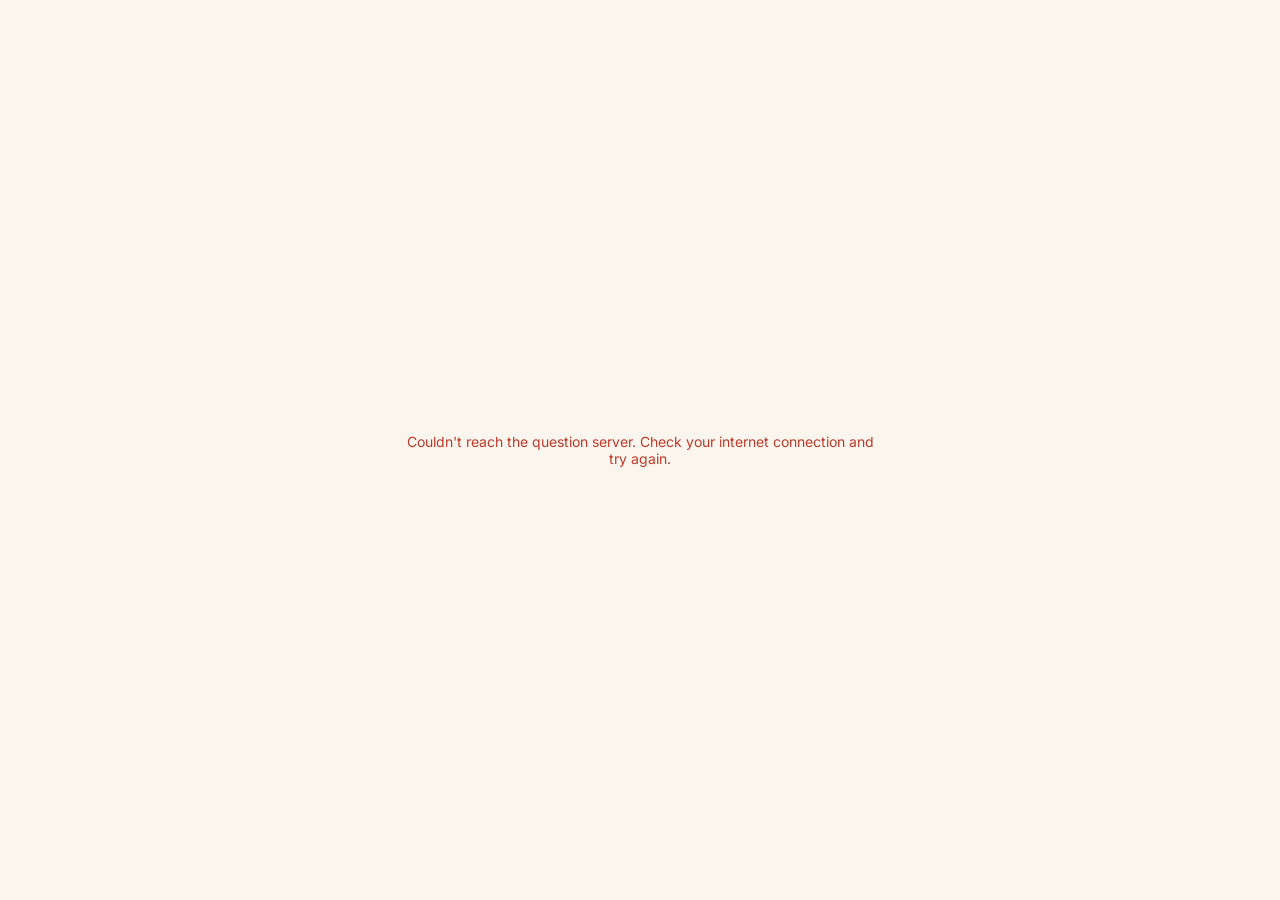
<file: drill.html>
<!DOCTYPE html>
<html lang="en">
<head>
  <meta charset="UTF-8" />
  <script>(function(){try{var t=localStorage.getItem('sat-theme');if(t==='dark')document.documentElement.setAttribute('data-theme','dark');}catch(e){}})();</script>
  <!-- Google tag (gtag.js) -->
  <script async src="https://www.googletagmanager.com/gtag/js?id=G-TMX8HFTQVZ"></script>
  <script>
    window.dataLayer = window.dataLayer || [];
    function gtag(){dataLayer.push(arguments);}
    gtag('js', new Date());
    gtag('config', 'G-TMX8HFTQVZ');
  </script>
  <meta name="viewport" content="width=device-width, initial-scale=1.0" />
  <title>SAT Practice — Topical Drill</title>
  <link rel="icon" type="image/svg+xml" href="brand/satlab-icon.svg" />
  <link rel="icon" type="image/png" sizes="32x32" href="brand/favicon-32.png" />
  <link rel="apple-touch-icon" href="brand/apple-touch-icon.png" />
  <meta name="theme-color" content="#0B1020" />
  <link rel="preconnect" href="https://fonts.googleapis.com" />
  <link rel="preconnect" href="https://fonts.gstatic.com" crossorigin />
  <link href="https://fonts.googleapis.com/css2?family=Inter:wght@400;500;600;700&family=Source+Serif+4:opsz,wght@8..60,400;8..60,600&family=DM+Mono:wght@400;500&display=swap" rel="stylesheet" />
  <style>
    *, *::before, *::after { box-sizing: border-box; margin: 0; padding: 0; }
    :root {
      --black: #111111; --gray-dark: #3A3A3A; --gray-mid: #767676;
      --gray-light: #C4C4C4; --gray-border: #DCDCDC; --gray-bg: #F5F5F5;
      --white: #f2f2f2; --correct: #1a7a3c; --incorrect: #c0392b;
    }
    :root[data-theme="dark"] {
      --black: #EDEDED; --gray-dark: #C7C7C7; --gray-mid: #9A9A9A;
      --gray-light: #5A5A5A; --gray-border: #333333; --gray-bg: #1B1B1B; --white: #121212;
    }
    html, body { height: 100%; -webkit-font-smoothing: antialiased; overflow: hidden; }
    /* The exam layout (header, panes, choices, navigator, footer) lives in exam.css; only this page's overlays are here. */

    /* ── LOADING STATE ── */
    .loading-screen {
      position: fixed; inset: 0; display: flex; align-items: center; justify-content: center;
      flex-direction: column; gap: 1rem; z-index: 500;
    }
    .loading-screen.hidden { display: none; }
    .loading-spinner {
      width: 32px; height: 32px; border: 2px solid var(--ex-line, #ddd);
      border-top-color: var(--ex-blue, #3046c5); border-radius: 50%; animation: spin 0.8s linear infinite;
    }
    @keyframes spin { to { transform: rotate(360deg); } }
    .loading-label { font-size: 13px; color: var(--ex-muted, #666); }
    .loading-error { font-size: 14px; color: #c0392b; max-width: 32rem; text-align: center; padding: 0 1rem; }

    /* ── REVIEW / SCORE OVERLAY ── */
    .overlay { display: none; position: fixed; inset: 0; z-index: 300; align-items: center; justify-content: center; padding: 1rem; }
    .overlay.active { display: flex; }
    .overlay-box { width: 100%; max-width: 560px; max-height: 84vh; overflow-y: auto; padding: 2rem 2.25rem; animation: fadeSlide 0.2s ease; }
    @keyframes fadeSlide { from { opacity:0; transform:translateY(10px); } to { opacity:1; transform:translateY(0); } }
    .overlay-title { margin-bottom: 0.4rem; }
    .overlay-sub { font-size: 14px; color: var(--ex-muted); margin-bottom: 1.25rem; }
    .score-big { font-size: 56px; font-weight: 700; line-height: 1; }
    .score-label { font-size: 14px; color: var(--ex-muted); margin-bottom: 1.5rem; }
    .score-breakdown { display: flex; gap: 2rem; margin-bottom: 1.75rem; padding-top: 1.25rem; border-top: 1px solid var(--ex-line); }
    .score-stat .num { font-size: 22px; font-weight: 700; font-variant-numeric: tabular-nums; }
    .score-stat .lbl { font-size: 11px; color: var(--ex-muted); text-transform: uppercase; letter-spacing: 0.08em; font-weight: 600; }
    .domain-breakdown { margin-bottom: 1.75rem; }
    .domain-row { display: flex; align-items: center; gap: 0.75rem; padding: 0.5rem 0; border-bottom: 1px solid var(--ex-line); font-size: 13px; }
    .domain-name { flex: 1; }
    .domain-score { font-size: 13px; color: var(--ex-muted); font-variant-numeric: tabular-nums; }
    .domain-bar-wrap { width: 80px; height: 5px; background: var(--ex-band); border-radius: 3px; }
    .domain-bar { height: 5px; background: var(--ex-blue) !important; border-radius: 3px; }
    .review-grid { padding: 0.5rem 0 0.75rem; }
    .review-list { display: flex; flex-direction: column; margin-bottom: 1.5rem; }
    .review-item { display: flex; align-items: center; gap: 0.75rem; padding: 0.6rem 0.25rem; border-bottom: 1px solid var(--ex-line); font-size: 13px; cursor: pointer; border-radius: 4px; }
    .review-item:hover { background: var(--ex-band); }
    .review-num { width: 28px; font-weight: 700; color: var(--ex-muted); font-variant-numeric: tabular-nums; }
    .review-q { flex: 1; min-width: 0; white-space: nowrap; overflow: hidden; text-overflow: ellipsis; }
    .review-status { width: 8px; height: 8px; border-radius: 50%; flex-shrink: 0; }
    .status-correct { background: var(--ex-correct); }
    .status-incorrect { background: var(--ex-incorrect); }
    .status-unanswered { background: var(--ex-line); }
    .review-flag { color: var(--ex-red); font-size: 12px; font-weight: 600; display: inline-flex; align-items: center; gap: 3px; }
    .overlay-btn-row { display: flex; gap: 0.75rem; }
    .overlay-btn { flex: 1; font-size: 14px; padding: 10px 0; cursor: pointer; }
    @media (max-width: 760px) { .overlay-box { padding: 1.5rem 1.25rem; } .score-breakdown { gap: 1.25rem; } }

    /* ── Drill only ── */
    /* Exit asks twice (no native confirm: it's blocked in some browsers); the armed item turns red. */
    .exam .ex-menu [role="menuitem"].is-armed, .exam .ex-menu [role="menuitem"].is-armed svg { color: var(--ex-red); }
  </style>
  <link rel="stylesheet" href="theme.css?v=9" />
  <link rel="stylesheet" href="exam.css?v=2" />
</head>
<body class="exam">

<!-- LOADING SCREEN -->
<div class="loading-screen" id="loading-screen">
  <div class="loading-spinner"></div>
  <div class="loading-label">Loading questions…</div>
</div>

<!-- HEADER -->
<header class="ex-header">
  <div class="ex-h-left">
    <h1 class="ex-title" id="ex-title">Topical Drill</h1>
    <button type="button" class="ex-linkbtn" id="btn-directions" data-ex-pop="ex-directions" aria-controls="ex-directions">Directions <span class="ex-ico" data-icon="chevDown"></span></button>
  </div>
  <div class="ex-h-center">
    <div class="ex-timer" id="timer" role="timer" aria-live="off">--:--</div>
    <button type="button" class="ex-pill" id="timer-toggle" onclick="toggleTimer()" aria-label="Hide timer">Hide</button>
  </div>
  <div class="ex-h-right">
    <button type="button" class="ex-tool" id="btn-hl" data-ex-pop="ex-hlpanel" aria-controls="ex-hlpanel" title="Highlights &amp; Notes"><span class="ex-ico" data-icon="pen"></span><span class="ex-tool-label">Highlights &amp; Notes</span></button>
    <button type="button" class="ex-tool" id="btn-more" data-ex-pop="ex-more" aria-controls="ex-more" aria-haspopup="menu" title="More"><span class="ex-ico" data-icon="more"></span><span class="ex-tool-label">More</span></button>
  </div>
</header>

<div class="ex-pop ex-directions" id="ex-directions" role="dialog" aria-label="Directions" hidden>
  <h2>Directions</h2>
  <p>This topical drill practices one Reading and Writing skill: <b id="dir-skill">this topic</b>. Each question includes one or more passages, which may include a table or graph. Read each passage and question carefully, and then choose the best answer to the question based on the passage(s).</p>
  <p>All questions are multiple-choice with four answer choices. Each question has a single best answer. Use <b>Check answer</b> to see whether you got a question right as you go; the timer is paced like the real test.</p>
  <div class="ex-pop-actions"><button type="button" class="ex-btn" onclick="Exam.closePopovers(true)" data-ex-autofocus>Close</button></div>
</div>

<div class="ex-pop ex-hlpanel" id="ex-hlpanel" role="dialog" aria-label="Highlights and notes" hidden>
  <h2>Highlights &amp; Notes</h2>
  <p>Select text in the passage to highlight it. Click a highlight to add a note or remove it.</p>
  <div class="ex-hlrow">
    <button type="button" class="hl-btn hl-yellow" id="hl-yellow" title="Yellow" aria-label="Yellow highlighter" onclick="setHighlightColor('hl-yellow')" data-ex-autofocus></button>
    <button type="button" class="hl-btn hl-green"  id="hl-green"  title="Green"  aria-label="Green highlighter"  onclick="setHighlightColor('hl-green')"></button>
    <button type="button" class="hl-btn hl-blue"   id="hl-blue"   title="Blue"   aria-label="Blue highlighter"   onclick="setHighlightColor('hl-blue')"></button>
    <button type="button" class="hl-btn hl-pink"   id="hl-pink"   title="Pink"   aria-label="Pink highlighter"   onclick="setHighlightColor('hl-pink')"></button>
    <button type="button" class="ex-textbtn" id="btn-clear-hl" onclick="clearAllHighlights()" title="Remove all highlights on this question">Clear all</button>
  </div>
</div>

<div class="ex-pop ex-menu" id="ex-more" role="menu" aria-label="More" hidden>
  <button type="button" role="menuitem" id="timer-pause-btn" onclick="togglePause()"><span class="ex-ico" data-icon="pause"></span><span id="pause-label">Pause timer</span></button>
  <button type="button" role="menuitem" id="btn-report" onclick="openReport()"><span class="ex-ico" data-icon="flag"></span>Report a problem</button>
  <hr />
  <button type="button" role="menuitem" id="btn-exit" onclick="confirmExit(event)"><span class="ex-ico" data-icon="exit"></span><span id="exit-label">Exit</span></button>
</div>

<!-- MAIN -->
<main class="ex-body" id="ex-body">
  <section class="ex-pane ex-passage" id="passage-pane" aria-label="Passage"></section>
  <div class="ex-divider" id="divider"><span class="ex-divider-grip"><i></i><i></i><i></i></span></div>
  <section class="ex-pane ex-question" id="question-pane" aria-label="Question"></section>
</main>

<!-- FOOTER -->
<footer class="ex-footer">
  <div class="ex-f-left"><span class="ex-student" id="ex-student">Student</span></div>
  <div class="ex-f-center">
    <button type="button" class="ex-navbtn" id="ex-navbtn" data-ex-pop="ex-navpop" aria-controls="ex-navpop"><span id="ex-navbtn-label">Question 1</span> <span class="ex-ico" data-icon="chevUp"></span></button>
    <div class="ex-pop ex-navpop" id="ex-navpop" role="dialog" aria-labelledby="ex-navpop-title" hidden>
      <div class="ex-navpop-head">
        <span style="width:28px"></span>
        <div class="ex-navpop-title" id="ex-navpop-title">Questions</div>
        <button type="button" class="ex-iconbtn" aria-label="Close" onclick="Exam.closePopovers(true)"><span class="ex-ico" data-icon="close"></span></button>
      </div>
      <div class="ex-legend">
        <span><span class="ex-lg-pin ex-ico" data-icon="pin"></span>Current</span>
        <span><span class="ex-lg-box"></span>Unanswered</span>
        <span><span class="ex-lg-flag ex-ico" data-icon="bookmarkFill"></span>For Review</span>
      </div>
      <div class="ex-qgrid" id="q-nav"></div>
      <div class="ex-navpop-foot"><button type="button" class="ex-outline-btn" id="btn-review-page" onclick="Exam.closePopovers(false);openReview()">Go to Review Page</button></div>
    </div>
  </div>
  <div class="ex-f-right">
    <button type="button" class="ex-btn" id="btn-back" onclick="prevQuestion()">Back</button>
    <button type="button" class="ex-btn" id="btn-next" onclick="nextQuestion()">Next</button>
  </div>
</footer>

<!-- REVIEW OVERLAY -->
<div class="overlay" id="review-overlay">
  <div class="overlay-box">
    <div class="overlay-title">Check Your Work</div>
    <div class="overlay-sub" id="review-sub">Check your answers before submitting.</div>
    <div class="ex-legend">
      <span><span class="ex-lg-box"></span>Unanswered</span>
      <span><span class="ex-lg-flag ex-ico" data-icon="bookmarkFill"></span>For Review</span>
    </div>
    <div class="ex-qgrid review-grid" id="review-grid"></div>
    <div class="review-list" id="review-list"></div>
    <div class="overlay-btn-row">
      <button class="overlay-btn" onclick="closeOverlay('review-overlay')">Continue Drill</button>
      <button class="overlay-btn primary" onclick="submitTest()">Submit</button>
    </div>
  </div>
</div>

<!-- SCORE OVERLAY -->
<div class="overlay" id="score-overlay">
  <div class="overlay-box">
    <div class="overlay-title">Drill Complete</div>
    <div class="overlay-sub" id="score-sub">—</div>
    <div class="score-big" id="score-num">—</div>
    <div class="score-label" id="score-pct">— correct</div>
    <div class="score-breakdown">
      <div class="score-stat"><div class="num" id="sc-correct">—</div><div class="lbl">Correct</div></div>
      <div class="score-stat"><div class="num" id="sc-incorrect">—</div><div class="lbl">Incorrect</div></div>
      <div class="score-stat"><div class="num" id="sc-unanswered">—</div><div class="lbl">Unanswered</div></div>
    </div>
    <div class="domain-breakdown" id="domain-breakdown"></div>
    <div id="coach-analysis"></div>
    <div class="review-list" id="score-review-list"></div>
    <div class="overlay-btn-row">
      <button class="overlay-btn" onclick="window.location.href='index.html'">← Back to Drills</button>
      <button class="overlay-btn primary" onclick="closeOverlay('score-overlay')">Review Answers</button>
    </div>
  </div>
</div>

<script src="rwfixes.js?v=5"></script>
<script>(function(){ var p = new URLSearchParams(location.search); RWFix.load((p.get('topic') || 'words-in-context') + '_' + (p.get('module') || '1')); })();</script>
<script src="exam.js?v=1"></script>
<script src="coach.js?v=1"></script>
<script>
// ══════════════════════════════════════════════════════════════
//  STATE
// ══════════════════════════════════════════════════════════════
const params     = new URLSearchParams(window.location.search);
const topicSlug  = params.get('topic')  || 'words-in-context';
const moduleNum  = params.get('module') || '1';
const skillLabel = params.get('label')  || 'Topical Drill';

const moduleKey = `${topicSlug}_${moduleNum}`;
let QUESTIONS = [];

// ── Your Cloudflare Worker API ──────────────────────────────────
const API_BASE = 'https://sat.mrnoobyesyes.workers.dev';

let totalSecs     = 18 * 60; // recalculated once question count is known
let currentQ      = 0;
let answers       = [];
let flagged       = [];
let timerSecs     = totalSecs;
let timerHidden   = false;
let timerInterval = null;
let submitted     = false;
let submittedResults = {}; // filled in after grading: { [questionId]: {status, rationale, correctAnswer} }
// "Check answer": single questions graded before the final Submit, by question index. A checked question is
// locked (its answer can't change); nothing here is saved — the final Submit still grades every question.
let checkedResults = {}; // { [qIndex]: {status, rationale, correctAnswer} }
let checkPending   = {}; // { [qIndex]: true } while a check is waiting for the server
let checkFailed    = {}; // { [qIndex]: true } after a check couldn't reach the server
// Answer elimination ("ABC" toggle): elimMode shows the strike buttons; eliminated[qIndex] = Set of choice indexes.
let elimMode   = false;
let eliminated = [];

// Header title, e.g. "Topical Drill: Inferences · Set 1".
const setName      = `Set ${moduleNum}`;
const sectionTitle = `Topical Drill: ${skillLabel} · ${setName}`;
const contextLabel = `Topical Drill · ${skillLabel} · ${setName}`; // shown to the Report form and as the title's tooltip
window.SATReportContext = () => ({ module: contextLabel });

// ── Load questions from the API (no answers included) ───────────
async function initTest() {
  let rawQuestions;
  try {
    const res = await fetch(`${API_BASE}/api/module?bank=${encodeURIComponent(moduleKey)}`);
    if (!res.ok) throw new Error('Bad response');
    rawQuestions = await res.json();
  } catch (e) {
    document.getElementById('loading-screen').innerHTML =
      '<div class="loading-error">Couldn\'t reach the question server. Check your internet connection and try again.</div>';
    return;
  }

  if (rawQuestions && window.RWFix) RWFix.overlay(rawQuestions, moduleKey); // the site's repaired text (rw/)
  if (rawQuestions && window.RWFix) rawQuestions.forEach(RWFix.apply); // repairs (missing choice D, lost apostrophes)
  if (!rawQuestions || rawQuestions.length === 0) {
    document.getElementById('loading-screen').innerHTML =
      `<div class="loading-error">No questions found for module: ${escHtml(moduleKey)}</div>`; // escaped: it comes from the URL
    return;
  }

  // Drill modules are already single-skill — keep the bank's natural order
  QUESTIONS = rawQuestions;

  const totalQ = QUESTIONS.length;
  answers = new Array(totalQ).fill(null);
  flagged = new Array(totalQ).fill(false);
  eliminated = Array.from({ length: totalQ }, () => new Set());
  initHighlights(totalQ);

  // Pace like the real RW module: ~71 seconds per question (32 min / 27 q)
  totalSecs = Math.round(totalQ * 32 * 60 / 27);
  timerSecs = totalSecs;

  const titleEl = document.getElementById('ex-title');
  titleEl.textContent = sectionTitle;
  titleEl.title = contextLabel;
  document.title = `${skillLabel} · Topical Drill — SAT Practice`;
  document.getElementById('dir-skill').textContent = skillLabel;
  document.getElementById('ex-navpop-title').textContent = `${sectionTitle} Questions`;
  document.getElementById('ex-student').textContent = Exam.studentName();
  document.getElementById('score-sub').textContent =
    `${skillLabel} · ${setName}`;

  document.getElementById('loading-screen').classList.add('hidden');
  buildNav();
  renderQuestion(0);
  updateTimerDisplay(); // show this drill's real time right away
  // "Before you start": choose Stop timer / Check answer / Pace Coach; the clock starts with Start.
  Coach.onBudgetEnd = i => {
    if (submitted || i !== currentQ) return;
    if (!flagged[i]) toggleFlag(i);
    if (i < QUESTIONS.length - 1) goToQuestion(i + 1); else openReview();
  };
  Coach.setup({
    kind: 'drill', title: sectionTitle, detail: `${skillLabel} · ${setName} · ${totalQ} questions · ${Math.round(timerSecs / 60)} min`,
    count: totalQ, totalSecs: timerSecs, canPause: true, canCheck: true, current: () => currentQ,
    onStart: s => {
      document.getElementById('timer-pause-btn').hidden = !s.pause;
      renderQuestion(currentQ);
      startTimer();
    }
  });
}

window.addEventListener('load', initTest);

// ── Timer ─────────────────────────────────────────────────────
let timerPaused = false;

function startTimer() {
  timerInterval = setInterval(() => {
    Coach.tick(currentQ, !submitted && !timerPaused);
    if (submitted || timerPaused) return;
    timerSecs--;
    updateTimerDisplay();
    if (timerSecs <= 0) { clearInterval(timerInterval); submitTest(); }
  }, 1000);
}

function togglePause() {
  if (submitted || !Coach.settings.pause) return; // Stop timer is chosen on the "Before you start" screen
  timerPaused = !timerPaused;
  document.getElementById('pause-label').textContent = timerPaused ? 'Resume timer' : 'Pause timer';
  document.getElementById('timer').classList.toggle('paused', timerPaused);
  updateTimerDisplay();
}

function updateTimerDisplay() {
  const el = document.getElementById('timer');
  const tag = timerPaused && !submitted ? ' <span class="ex-paused-tag">Paused</span>' : '';
  if (timerHidden) { el.innerHTML = Exam.icon.clock + '<span class="ex-sr">Timer hidden</span>' + tag; el.classList.remove('warning'); return; }
  const m = Math.floor(timerSecs / 60).toString().padStart(2, '0');
  const s = (timerSecs % 60).toString().padStart(2, '0');
  el.innerHTML = `${m}:${s}${tag}`;
  el.classList.toggle('warning', timerSecs <= 300);
}

function toggleTimer() {
  timerHidden = !timerHidden;
  const t = document.getElementById('timer-toggle');
  t.textContent = timerHidden ? 'Show' : 'Hide';
  t.setAttribute('aria-label', timerHidden ? 'Show timer' : 'Hide timer');
  updateTimerDisplay();
}

// ── Navigation ────────────────────────────────────────────────
function buildNav() {
  document.getElementById('q-nav').innerHTML = '';
  updateNav();
}

// The navigator grid (footer pop-up), the "Question 3 of 16" button and Back/Next.
function navItems() {
  return QUESTIONS.map((q, i) => {
    const chk = !submitted && checkedResults[i];
    const res = submitted && submittedResults[q.id] ? submittedResults[q.id].status : null;
    return {
      answered: answers[i] !== null, flagged: flagged[i],
      checked: chk ? (chk.status === 'correct' ? 'right' : 'wrong') : null,
      result: res === 'correct' || res === 'incorrect' ? res : null
    };
  });
}

function updateNav() {
  Exam.renderNavGrid(document.getElementById('q-nav'), navItems(), currentQ, goToQuestion, 'dot-');
  const total = QUESTIONS.length;
  document.getElementById('ex-navbtn-label').innerHTML = `Question ${currentQ + 1}<span class="ex-navbtn-of"> of ${total}</span>`;
  document.getElementById('ex-navbtn').setAttribute('aria-label', `Question ${currentQ + 1} of ${total}. Open the question navigator`);
  document.getElementById('btn-back').hidden = currentQ === 0;
  document.getElementById('btn-next').textContent = currentQ === total - 1 ? (submitted ? 'Results' : 'Review') : 'Next';
}

function goToQuestion(i) {
  Exam.closePopovers(false);
  currentQ = i;
  renderQuestion(i);
  updateNav();
  // A new question starts at the top (on phones the passage and question share one scroll).
  ['#ex-body', '#passage-pane', '#question-pane'].forEach(sel => { const el = document.querySelector(sel); if (el) el.scrollTop = 0; });
}

function prevQuestion() {
  if (currentQ > 0) goToQuestion(currentQ - 1);
}

function nextQuestion() {
  if (currentQ < QUESTIONS.length - 1) goToQuestion(currentQ + 1);
  else openReview();
}

// ── Render ────────────────────────────────────────────────────
function renderQuestion(i) {
  const q = QUESTIONS[i];
  const totalQ = QUESTIONS.length;

  // Passage pane
  const pp = document.getElementById('passage-pane');

  // Build passage HTML from structured passage_lines (preserves indentation, blank lines, poems)
  function buildPassageHTML(q) {
    const lines = q.passage_lines;

    // Render a single table entry
    function renderTable(entry) {
      const titleHtml = entry.title ? `<div class="passage-table-title">${escHtml(entry.title)}</div>` : '';
      const thead = `<thead><tr>${entry.headers.map(h=>`<th>${escHtml(h)}</th>`).join('')}</tr></thead>`;
      const tbody = `<tbody>${entry.rows.map(row=>`<tr>${row.map(c=>`<td>${escHtml(c)}</td>`).join('')}</tr>`).join('')}</tbody>`;
      return `${titleHtml}<div class="passage-table-wrap"><table class="passage-table">${thead}${tbody}</table></div>`;
    }

    // Helper: render a passage_lines array to HTML
    function renderLines(lineArr) {
      // Handle mixed arrays that may contain table/chart/text entries
      const parts = [];
      let textBuf = [];

      function flushText() {
        if (!textBuf.length) return;
        const hasIndent = textBuf.some(l => l.type === 'line' && l.indent > 0);
        const blankCount = textBuf.filter(l => l.type === 'blank').length;
        const isPoem = hasIndent || blankCount > 2;
        if (isPoem) {
          const html = textBuf.map(l => {
            if (l.type === 'blank') return '<span class="pline-blank"></span>';
            return `<span class="pline indent-${l.indent||0}">${escHtml(l.text||'')}</span>`;
          }).join('');
          parts.push(`<div class="passage-poem">${html}</div>`);
        } else {
          const paras = [];
          let cur = [];
          for (const l of textBuf) {
            const txt = l.text || l;
            if (l.type === 'blank') {
              if (cur.length) { paras.push(cur); cur = []; }
            } else {
              cur.push(typeof txt === 'string' ? txt : '');
            }
          }
          if (cur.length) paras.push(cur);
          if (paras.length)
            parts.push(`<div class="passage-text">${paras.map(p=>`<p>${escHtml(p.join(' '))}</p>`).join('')}</div>`);
        }
        textBuf = [];
      }

      for (const l of lineArr) {
        if (l.type === 'table') {
          flushText();
          parts.push(renderTable(l));
        } else if (l.type === 'chart') {
          flushText();
          if (l.image) {
            parts.push(`<div class="passage-chart-wrap"><img class="passage-chart-img" src="${escHtml(l.image)}" alt="Chart or graph for this question" /></div>`);
          } else {
            parts.push(`<div class="passage-chart-note">${escHtml(l.note || '[Graph — see original source]')}</div>`);
          }
        } else if (l.type === 'text') {
          flushText();
          parts.push(`<div class="passage-text"><p>${escHtml(l.text)}</p></div>`);
        } else {
          textBuf.push(l);
        }
      }
      flushText();
      return parts.join('');
    }

    if (lines && lines.length) {
      // Check for Text 1 / Text 2 split
      const text1Idx = lines.findIndex(l => l.type === 'line' && /^Text\s+1\s*$/i.test(l.text));
      const text2Idx = lines.findIndex(l => l.type === 'line' && /^Text\s+2\s*$/i.test(l.text));

      if (text1Idx !== -1 && text2Idx !== -1 && text2Idx > text1Idx) {
        const t1Lines = lines.slice(text1Idx + 1, text2Idx).filter(l => !(l.type === 'blank' && lines.slice(text1Idx + 1, text1Idx + 2).includes(l)));
        const t2Lines = lines.slice(text2Idx + 1);
        return `<div class="passage-label">Text 1</div>${renderLines(t1Lines)}<div class="passage-label">Text 2</div>${renderLines(t2Lines)}`;
      }

      return renderLines(lines);
    }

    // Fallback to old flat passage string
    const raw = q.passage || '';
    if (/^Text 1\b/i.test(raw)) {
      const t2idx = raw.search(/Text 2\b/i);
      if (t2idx > 0) {
        const t1 = raw.slice(0, t2idx).replace(/^Text 1\s*/i, '').trim();
        const t2 = raw.slice(t2idx).replace(/^Text 2\s*/i, '').trim();
        return `<div class="passage-label">Text 1</div><div class="passage-text"><p>${escHtml(t1)}</p></div><div class="passage-label">Text 2</div><div class="passage-text"><p>${escHtml(t2)}</p></div>`;
      }
    }
    return `<div class="passage-text">${raw.split('\n\n').map(p=>`<p>${escHtml(p)}</p>`).join('')}</div>`;
  }

  let passageHTML = buildPassageHTML(q);

  // Apply underline formatting using precise PDF-extracted segments
  function applyUnderline(html, q) {
    const segments = q.underline_segments;
    if (!segments || !segments.length) return html;

    function norm(s) {
      return s.replace(/\s+/g, ' ')
              .replace(/[\u2018\u2019\u02bc]/g, "'")
              .replace(/[\u201c\u201d]/g, '"')
              .replace(/[\u2013\u2014]/g, '-')
              .replace(/\u2019/g, "'")
              .trim();
    }

    // Walk the HTML char-by-char, skipping tag content, to find and wrap each segment
    let cursor = 0; // segments are in document order: look after the last one first, so a repeated phrase gets the right occurrence
    function wrapSegment(htmlStr, segText, nextText) {
      const segNorm = norm(escHtml(segText)); // the HTML is escaped (& -> &amp;), so escape the segment the same way or positions don't line up
      if (!segNorm) return htmlStr;

      // Build plain-text version (strip tags) to locate the segment
      let plain = '';
      let inTag = false;
      for (let i = 0; i < htmlStr.length; i++) {
        if (htmlStr[i] === '<') { inTag = true; continue; }
        if (htmlStr[i] === '>') { inTag = false; continue; }
        if (!inTag) plain += htmlStr[i];
      }
      const plainNorm = norm(plain);

      // Try exact match. A segment that continues on the next line (the next segment follows it
      // directly) is placed where that whole run occurs, so an earlier copy of a short word isn't picked.
      let idx = -1;
      const run = nextText ? segNorm + ' ' + norm(escHtml(nextText)) : '';
      if (run) { idx = plainNorm.indexOf(run, cursor); if (idx === -1) idx = plainNorm.indexOf(run); }
      if (idx === -1) idx = plainNorm.indexOf(segNorm, cursor);
      if (idx === -1) idx = plainNorm.indexOf(segNorm);
      if (idx === -1) {
        // Try first 40 chars of segment (handles truncated multi-line rects)
        const partial = segNorm.substring(0, Math.min(40, segNorm.length));
        idx = plainNorm.indexOf(partial, cursor);
        if (idx === -1) idx = plainNorm.indexOf(partial);
        if (idx === -1) return htmlStr; // can't find it
      }

      const endIdx = idx + segNorm.length;

      // Map plain-text char positions back to HTML positions and wrap
      let charCount = 0, inT = false;
      let startHtmlPos = -1, endHtmlPos = -1;
      for (let i = 0; i < htmlStr.length; i++) {
        // Check the end before skipping a tag: a segment that ends right before a tag must
        // close there, or the browser carries the open <u> over the rest of the passage.
        if (charCount === endIdx && endHtmlPos === -1 && startHtmlPos !== -1) { endHtmlPos = i; break; }
        if (htmlStr[i] === '<') { inT = true; }
        if (!inT) {
          if (charCount === idx && startHtmlPos === -1) startHtmlPos = i;
          charCount++;
        }
        if (htmlStr[i] === '>') { inT = false; }
      }
      if (endHtmlPos === -1) endHtmlPos = htmlStr.length;
      if (startHtmlPos === -1) return htmlStr;
      cursor = endIdx;

      return htmlStr.slice(0, startHtmlPos) +
             '<u>' + htmlStr.slice(startHtmlPos, endHtmlPos) + '</u>' +
             htmlStr.slice(endHtmlPos);
    }

    // Apply each segment in order
    let result = html;
    segments.forEach((seg, k) => {
      result = wrapSegment(result, seg, segments[k + 1]);
    });
    return result;
  }

  // The highlighter colours live in the header's "Highlights & Notes" panel; the passage is just the text.
  pp.innerHTML = `<div class="ex-passage-inner"><div id="passage-content">${applyUnderline(passageHTML, q)}</div></div>`;

  // Question pane
  const qp = document.getElementById('question-pane');
  const letters = ['A','B','C','D'];
  const result = submittedResults[q.id]; // only populated after grading (from the server)
  const shown = submitted ? result : checkedResults[i]; // before Submit: a question checked with "Check answer"
  const choicesHTML = q.choices.map((c, ci) => {
    let cls = 'answer-option';
    if (shown) {
      if (ci === shown.correctAnswer) cls += ' correct';
      else if (ci === answers[i] && ci !== shown.correctAnswer) cls += ' incorrect';
    } else if (!submitted) {
      if (answers[i] === ci) cls += ' selected';
    }
    const out = eliminated[i] && eliminated[i].has(ci);
    return `<div class="ex-choice${out ? ' eliminated' : ''}">
      <div class="${cls}" role="radio" tabindex="0" aria-checked="${answers[i] === ci}" onclick="selectAnswer(${i},${ci})">
        <span class="answer-letter">${letters[ci]}</span>
        <span class="answer-text">${escHtml(c)}</span>
      </div>
      ${elimBtnHTML(i, ci)}
    </div>`;
  }).join('');

  const rationaleHTML = submitted && result ? `${result.rationale ? `
    <div class="rationale-box">
      <div class="rationale-label">Explanation</div>
      ${escHtml(result.rationale)}
    </div>` : ''}${metaHTML(q)}` : '';

  const reveal = submitted || !!checkedResults[i];
  qp.innerHTML = `
    <div class="ex-question-inner">
      <div class="ex-qhead">
        <span class="ex-qnum" aria-label="Question ${i + 1}">${i + 1}</span>
        <button type="button" class="ex-mark" id="flag-btn" aria-pressed="${!!flagged[i]}" onclick="toggleFlag(${i})">${flagged[i] ? Exam.icon.bookmarkFill : Exam.icon.bookmark}<span>Mark for Review</span></button>
        <button type="button" class="ex-abc" id="btn-abc" aria-pressed="${elimMode}" onclick="toggleElimMode()" title="Cross out answer choices" aria-label="Answer elimination"${reveal ? ' disabled' : ''}>ABC</button>
      </div>
      <div class="q-text">${escHtml(q.question)}</div>
      <div class="answers${isLocked(i) ? ' locked' : ''}${reveal ? ' revealed' : ''}${elimMode ? ' ex-elim-on' : ''}" role="radiogroup" aria-label="Answer choices">${choicesHTML}</div>
      <div id="check-area">${checkAreaHTML(i)}</div>
      ${rationaleHTML}
      <div id="notes-panel"></div>
    </div>`;

  renderNotesPanel(i);
  restoreHighlights(i);
  updateHighlightButtons();
  attachPassageListener(i);
}

// Domain · skill · difficulty: shown once the answer is revealed, so it isn't a hint while answering.
function metaHTML(q) {
  const bits = [q.domain, q.skill, q.difficulty].filter(Boolean).map(escHtml);
  return bits.length ? `<div class="ex-meta">${bits.join(' · ')}</div>` : '';
}

// ── Answer elimination ────────────────────────────────────────
function elimBtnHTML(qi, ci) {
  const L = ['A','B','C','D'][ci];
  return eliminated[qi] && eliminated[qi].has(ci)
    ? `<button type="button" class="ex-elim is-undo" onclick="toggleElim(${qi},${ci})" aria-label="Undo crossing out choice ${L}">Undo</button>`
    : `<button type="button" class="ex-elim" onclick="toggleElim(${qi},${ci})" aria-label="Cross out choice ${L}">${L}</button>`;
}

function toggleElimMode() {
  elimMode = !elimMode;
  const b = document.getElementById('btn-abc');
  if (b) b.setAttribute('aria-pressed', elimMode);
  const box = document.querySelector('#question-pane .answers');
  if (box) box.classList.toggle('ex-elim-on', elimMode);
}

function toggleElim(qi, ci) {
  if (submitted || isLocked(qi)) return;
  const set = eliminated[qi];
  if (set.has(ci)) set.delete(ci);
  else {
    set.add(ci);
    if (answers[qi] === ci) { answers[qi] = null; checkFailed[qi] = false; updateNav(); } // a crossed-out choice can't stay picked
  }
  paintChoices(qi);
  // keep keyboard focus on the same choice's button (it was just redrawn)
  const btn = document.querySelectorAll('#question-pane .ex-elim')[ci];
  if (btn && document.activeElement === document.body) btn.focus();
}

// Redraw the choices' selected / crossed-out state in place (no full re-render: see selectAnswer).
function paintChoices(qi) {
  if (qi !== currentQ) return;
  document.querySelectorAll('#question-pane .ex-choice').forEach((row, k) => {
    const out = eliminated[qi].has(k);
    row.classList.toggle('eliminated', out);
    const opt = row.querySelector('.answer-option');
    opt.classList.toggle('selected', !submitted && !checkedResults[qi] && answers[qi] === k);
    opt.setAttribute('aria-checked', answers[qi] === k);
    const old = row.querySelector('.ex-elim');
    const hadFocus = old && document.activeElement === old;
    if (old) old.outerHTML = elimBtnHTML(qi, k);
    if (hadFocus) row.querySelector('.ex-elim').focus();
  });
  const area = document.getElementById('check-area');
  if (area) area.innerHTML = checkAreaHTML(qi);
}

function escHtml(str) {
  if (!str) return '';
  return str.replace(/&/g,'&amp;').replace(/</g,'&lt;').replace(/>/g,'&gt;').replace(/"/g,'&quot;');
}

function selectAnswer(qi, ci) {
  if (submitted || isLocked(qi)) return; // a checked question keeps its answer
  answers[qi] = ci;
  checkFailed[qi] = false;
  eliminated[qi].delete(ci); // picking a crossed-out choice brings it back
  updateNav();
  // Update the choices in place. Re-rendering the whole question would rebuild the passage
  // and re-apply highlights by searching for their text, which can move or drop them.
  paintChoices(qi);
}

// ── Check answer (one question, before the final Submit) ──────
function isLocked(i) { return !submitted && !!(checkedResults[i] || checkPending[i]); }

function checkAreaHTML(i) {
  if (submitted) return ''; // after Submit the page shows its normal review
  if (!Coach.settings.check && !checkedResults[i]) return ''; // Check answer is off for this drill
  const r = checkedResults[i];
  if (r) {
    const line = r.status === 'correct'
      ? '<div class="check-result is-correct" role="status" tabindex="-1">✓ Correct</div>'
      : `<div class="check-result is-incorrect" role="status" tabindex="-1">✗ Incorrect — the answer is ${['A','B','C','D'][r.correctAnswer] || '?'}</div>`;
    const expl = r.rationale ? `
    <div class="rationale-box">
      <div class="rationale-label">Explanation</div>
      ${escHtml(r.rationale)}
    </div>` : '';
    return `<div class="check-row">${line}</div>${expl}${metaHTML(QUESTIONS[i])}`;
  }
  const pending = !!checkPending[i];
  return `<div class="check-row">
      <button type="button" class="btn-check" id="btn-check" onclick="checkAnswer(${i})"${answers[i] === null || pending ? ' disabled' : ''}>${pending ? 'Checking…' : 'Check answer'}</button>
      ${checkFailed[i] ? '<span class="check-result is-error" role="status">Couldn\'t check — try again</span>' : ''}
    </div>`;
}

// Redraw the check button / result and the choices of question i in place (no full re-render: see selectAnswer).
// focus: the check was started from the keyboard-focused button, so move focus to the result (or the retry button).
function refreshCheck(i, focus) {
  updateNav();
  if (submitted || i !== currentQ) return;
  const area = document.getElementById('check-area');
  if (area) area.innerHTML = checkAreaHTML(i);
  const box = document.querySelector('#question-pane .answers');
  if (box) { box.classList.toggle('locked', isLocked(i)); box.classList.toggle('revealed', !!checkedResults[i]); }
  const abc = document.getElementById('btn-abc');
  if (abc) abc.disabled = !!checkedResults[i];
  const r = checkedResults[i];
  if (r) document.querySelectorAll('#question-pane .answer-option').forEach((el, k) => {
    el.classList.remove('selected');
    el.classList.toggle('correct', k === r.correctAnswer);
    el.classList.toggle('incorrect', k === answers[i] && k !== r.correctAnswer);
  });
  if (focus) { const f = document.querySelector('#check-area .check-result:not(.is-error), #btn-check'); if (f) f.focus(); }
}

async function checkAnswer(qi) {
  if (submitted || isLocked(qi) || answers[qi] === null) return;
  const q = QUESTIONS[qi];
  const picked = answers[qi];
  const focus = document.activeElement && document.activeElement.id === 'btn-check';
  let r = null;
  {
    // Grade just this question with the same stateless endpoint the final Submit uses.
    checkPending[qi] = true; checkFailed[qi] = false;
    refreshCheck(qi);
    try {
      const res = await fetch(`${API_BASE}/api/submit-module`, {
        method: 'POST',
        headers: { 'Content-Type': 'application/json' },
        body: JSON.stringify({ bank: moduleKey, answers: { [q.id]: picked } })
      });
      if (!res.ok) throw new Error('Check failed: ' + res.status);
      const data = await res.json();
      const entry = data && Array.isArray(data.review) ? data.review.find(x => String(x.id) === String(q.id)) : null;
      if (!entry || typeof entry.correctAnswer !== 'number') throw new Error('Bad check response');
      r = { status: entry.correctAnswer === picked ? 'correct' : 'incorrect', rationale: entry.rationale || '', correctAnswer: entry.correctAnswer };
    } catch (e) { r = null; }
    checkPending[qi] = false;
    if (submitted) return; // the final Submit finished meanwhile; its results take over
    if (!r) { checkFailed[qi] = true; refreshCheck(qi, focus); return; } // stays unlocked
  }
  checkedResults[qi] = r;
  refreshCheck(qi, focus);
}

function toggleFlag(qi) {
  flagged[qi] = !flagged[qi];
  const b = document.getElementById('flag-btn');
  if (b) {
    b.setAttribute('aria-pressed', flagged[qi]);
    b.querySelector('svg').outerHTML = flagged[qi] ? Exam.icon.bookmarkFill : Exam.icon.bookmark;
  }
  updateNav();
}

// ── Review Overlay ────────────────────────────────────────────
function openReview() {
  if (submitted) { document.getElementById('score-overlay').classList.add('active'); return; } // already graded: show the score
  const unanswered = answers.filter(a => a === null).length;
  const flagCount  = flagged.filter(Boolean).length;
  document.getElementById('review-sub').textContent =
    `${unanswered} unanswered · ${flagCount} marked for review. Select a question to go back to it, or submit when you're done.`;
  Exam.renderNavGrid(document.getElementById('review-grid'), navItems(), -1, i => { closeOverlay('review-overlay'); goToQuestion(i); });

  document.getElementById('review-list').innerHTML = QUESTIONS.map((q, i) => {
    const status = answers[i] === null
      ? '<span style="color:var(--ex-muted)">Not answered</span>'
      : `<span>Answer ${['A','B','C','D'][answers[i]]}</span>`;
    const flagMark = flagged[i] ? ` <span class="review-flag">${Exam.icon.bookmarkFill}For review</span>` : '';
    return `<div class="review-item" onclick="closeOverlay('review-overlay');goToQuestion(${i})">
      <div class="review-num">${i+1}</div>
      <div class="review-q">${escHtml(q.question)}</div>
      <div>${status}${flagMark}</div>
    </div>`;
  }).join('');

  document.getElementById('review-overlay').classList.add('active');
}

function closeOverlay(id) {
  document.getElementById(id).classList.remove('active');
}

// ── Submit ────────────────────────────────────────────────────
// Score saving is now handled by saveScoreHistory() in auth.js —
// it saves to your account if you're logged in, or to this device
// only if you're not (same as before).

async function submitTest() {
  if (submitted) return; // graded and saved once (also stops a double-click from saving twice)
  submitted = true;
  clearInterval(timerInterval);

  // Build { questionId: selectedIndex } for every question that was answered
  const answerMap = {};
  QUESTIONS.forEach((q, i) => { if (answers[i] !== null) answerMap[q.id] = answers[i]; });

  let result;
  try {
    const res = await fetch(`${API_BASE}/api/submit-module`, {
      method: 'POST',
      headers: { 'Content-Type': 'application/json' },
      body: JSON.stringify({ bank: moduleKey, answers: answerMap })
    });
    if (!res.ok) throw new Error('Grading failed: ' + res.status);
    result = await res.json();
    if (!result || !Array.isArray(result.review)) throw new Error('Bad grading response');
  } catch (e) {
    alert("Couldn't reach the grading server. Check your internet connection and try Submit again.");
    submitted = false;
    if (timerSecs > 0) startTimer(); // the clock was stopped above; keep it running while they retry
    return;
  }

  const { correct, total: totalQ, pct, stats, review: serverReview } = result;

  document.getElementById('score-num').textContent = `${correct}/${totalQ}`;
  document.getElementById('score-pct').textContent = `${pct}% correct`;
  document.getElementById('sc-correct').textContent   = stats.correct;
  document.getElementById('sc-incorrect').textContent = stats.incorrect;
  document.getElementById('sc-unanswered').textContent = stats.unanswered;

  const reviewById = {};
  serverReview.forEach(r => { reviewById[r.id] = r; });
  submittedResults = reviewById; // so renderQuestion can show correct answers + rationale below

  // Difficulty breakdown (drills are single-skill, so difficulty is the useful split)
  const diffs = ['Easy', 'Medium', 'Hard'];
  let domHtml = '';
  const domainData = [];
  for (const d of diffs) {
    const dQs = QUESTIONS.filter(q => q.difficulty === d);
    if (dQs.length === 0) continue;
    const dCorrect = dQs.filter(q => (reviewById[q.id] || {}).status === 'correct').length;
    const dTotal = dQs.length;
    const dPct = Math.round((dCorrect / dTotal) * 100);
    domHtml += `<div class="domain-row">
      <div class="domain-name">${d}</div>
      <div class="domain-bar-wrap"><div class="domain-bar" style="width:${dPct}%"></div></div>
      <div class="domain-score">${dCorrect}/${dTotal}</div>
    </div>`;
    domainData.push({ name: d, correct: dCorrect, total: dTotal, pct: dPct });
  }
  document.getElementById('domain-breakdown').innerHTML = domHtml;

  // Score review list
  const reviewData = [];
  document.getElementById('score-review-list').innerHTML = QUESTIONS.map((q, i) => {
    const r = reviewById[q.id] || { status: 'unanswered' };
    const statusClass = r.status === 'correct' ? 'status-correct' : r.status === 'incorrect' ? 'status-incorrect' : 'status-unanswered';
    const statusLabel = r.status === 'correct' ? 'Correct' : r.status === 'incorrect' ? 'Incorrect' : 'Unanswered';
    reviewData.push({ num: i+1, domain: q.difficulty || skillLabel, status: r.status });
    return `<div class="review-item" onclick="closeOverlay('score-overlay');goToQuestion(${i})">
      <div class="review-num">${i+1}</div>
      <div class="review-status ${statusClass}"></div>
      <div class="review-q">${escHtml(q.question)}</div>
      <div style="font-size:12px;color:var(--ex-muted);">${statusLabel}</div>
    </div>`;
  }).join('');

  document.getElementById('coach-analysis').innerHTML = Coach.analysisHTML(
    QUESTIONS.map((q, i) => ({ num: i + 1, skill: q.skill, domain: q.difficulty, status: (reviewById[q.id] || {}).status || 'unanswered' })),
    { weak: false, close: "closeOverlay('score-overlay');" });

  await saveScoreHistory({
    type: 'drill', typeLabel: 'Topical Drill',
    title: `${skillLabel} · Module ${moduleNum}`,
    correct, total: totalQ, pct,
    stats,
    breakdownLabel: 'Difficulty', breakdown: domainData,
    review: reviewData,
    coach: Coach.record()
  });

  closeOverlay('review-overlay');
  document.getElementById('score-overlay').classList.add('active');
  renderQuestion(currentQ);
  updateNav();
  updateTimerDisplay();
}

// ── Highlights & Notes ────────────────────────────────────────
// Storage: highlights[qIndex] = [{id, color, text, note}]
let highlights = [];   // per question array of highlight objects
let activeColor = 'hl-yellow';
let hlCounter   = 0;

function initHighlights(total) {
  highlights = Array.from({length: total}, () => []);
}

function setHighlightColor(color) {
  activeColor = color;
  updateHighlightButtons();
}

function updateHighlightButtons() {
  ['hl-yellow','hl-green','hl-blue','hl-pink'].forEach(c => {
    const btn = document.getElementById(c);
    if (btn) btn.classList.toggle('active', c === activeColor);
  });
}

// Apply saved highlights back to passage DOM after re-render
function restoreHighlights(qi) {
  const content = document.getElementById('passage-content');
  if (!content) return;
  highlights[qi].forEach(h => applyHighlightSpan(content, h));
  attachHighlightListeners(qi);
}

// Called on mouseup in the passage pane — highlight selected text
function handlePassageMouseUp(e, qi) {
  const sel = window.getSelection();
  if (!sel || sel.isCollapsed) return;

  const range = sel.getRangeAt(0);
  const content = document.getElementById('passage-content');
  if (!content || !content.contains(range.commonAncestorContainer)) {
    sel.removeAllRanges(); return;
  }

  const selectedText = sel.toString().trim();
  if (!selectedText) return;

  const id = 'hl_' + (++hlCounter);
  // Remember where it is (character offsets in #passage-content) so it comes back on the same words after a re-render
  const pre = document.createRange();
  pre.setStart(content, 0);
  pre.setEnd(range.startContainer, range.startOffset);
  const start = pre.toString().length;
  const h = { id, color: activeColor, text: selectedText, note: '', start, end: start + range.toString().length };
  highlights[qi].push(h);

  try {
    const span = document.createElement('span');
    span.className = activeColor;
    span.dataset.hlId = id;
    range.surroundContents(span);
  } catch(err) {
    // Selection spans multiple nodes — fallback: just record, no DOM wrap
    highlights[qi].pop();
    sel.removeAllRanges();
    return;
  }

  sel.removeAllRanges();
  attachHighlightListeners(qi);
  renderNotesPanel(qi);
}

function attachHighlightListeners(qi) {
  const content = document.getElementById('passage-content');
  if (!content) return;
  content.querySelectorAll('[data-hl-id]').forEach(span => {
    span.onclick = (e) => {
      e.stopPropagation();
      openNotePopup(span.dataset.hlId, qi, span);
    };
  });
}

// Re-apply a saved highlight to the current DOM: by its character offsets, or (older entries) by text search
function applyHighlightSpan(container, h) {
  if (h.start != null && h.end != null) {
    const walker = document.createTreeWalker(container, NodeFilter.SHOW_TEXT);
    let node, pos = 0, sNode = null, sOff = 0, eNode = null, eOff = 0;
    while ((node = walker.nextNode())) {
      const len = node.textContent.length;
      if (!sNode && h.start < pos + len) { sNode = node; sOff = h.start - pos; }
      if (sNode && h.end <= pos + len) { eNode = node; eOff = h.end - pos; break; }
      pos += len;
    }
    if (sNode && eNode) {
      const range = document.createRange();
      range.setStart(sNode, sOff);
      range.setEnd(eNode, eOff);
      // An edge at the very start/end of an element (e.g. a whole <u>) goes outside it, so the element isn't half-selected
      let n = range.startContainer;
      while (range.startOffset === 0 && n !== container && !n.contains(range.endContainer)) { range.setStartBefore(n); n = range.startContainer; }
      n = range.endContainer;
      while (range.endOffset === (n.nodeType === 3 ? n.length : n.childNodes.length) && n !== container && !n.contains(range.startContainer)) { range.setEndAfter(n); n = range.endContainer; }
      const span = document.createElement('span');
      span.className = h.color + (h.note ? ' has-note' : '');
      span.dataset.hlId = h.id;
      try { range.surroundContents(span); return; } catch(e) {}
    }
  }
  // Walk text nodes and wrap first match
  const walker = document.createTreeWalker(container, NodeFilter.SHOW_TEXT);
  let node;
  while ((node = walker.nextNode())) {
    const idx = node.textContent.indexOf(h.text);
    if (idx === -1) continue;
    // Don't re-wrap already-wrapped spans
    if (node.parentElement && node.parentElement.dataset && node.parentElement.dataset.hlId) continue;
    const range = document.createRange();
    range.setStart(node, idx);
    range.setEnd(node, idx + h.text.length);
    const span = document.createElement('span');
    span.className = h.color + (h.note ? ' has-note' : '');
    span.dataset.hlId = h.id;
    try { range.surroundContents(span); } catch(e) {}
    break;
  }
}

function clearAllHighlights() {
  highlights[currentQ] = [];
  restorePassageContent();
  renderNotesPanel(currentQ);
}

function restorePassageContent() {
  // Re-render the passage (strips all spans) then re-attach listeners
  renderQuestion(currentQ);
}

// ── Note Popup ────────────────────────────────────────────────
let activePopup = null;

function openNotePopup(hlId, qi, anchorEl) {
  closeNotePopup();
  const h = highlights[qi].find(x => x.id === hlId);
  if (!h) return;

  const popup = document.createElement('div');
  popup.className = 'note-popup';
  popup.id = 'note-popup';
  popup.innerHTML = `
    <div class="note-popup-header">
      <span class="note-popup-label">Note</span>
      <button class="note-popup-close" onclick="closeNotePopup()">×</button>
    </div>
    <div style="font-size:11px;color:var(--gray-mid);margin-bottom:0.4rem;font-style:italic;overflow:hidden;text-overflow:ellipsis;white-space:nowrap;">"${escHtml(h.text.substring(0,60))}${h.text.length>60?'…':''}"</div>
    <textarea class="note-textarea" id="note-input" placeholder="Add a note…">${escHtml(h.note)}</textarea>
    <div class="note-popup-actions">
      <button class="note-save-btn" onclick="saveNote('${hlId}',${qi})">Save</button>
      <button class="note-delete-btn" onclick="deleteHighlight('${hlId}',${qi})">Remove</button>
    </div>`;

  document.body.appendChild(popup);
  activePopup = popup;

  // Position near the anchor
  const rect = anchorEl.getBoundingClientRect();
  let top = rect.bottom + 6;
  let left = rect.left;
  if (left + 260 > window.innerWidth - 10) left = window.innerWidth - 270;
  if (top + 200 > window.innerHeight - 10) top = rect.top - 206;
  popup.style.top  = top  + 'px';
  popup.style.left = left + 'px';

  document.getElementById('note-input').focus();

  // Close on outside click
  setTimeout(() => {
    document.addEventListener('mousedown', outsidePopupClose);
  }, 10);
}

function outsidePopupClose(e) {
  if (activePopup && !activePopup.contains(e.target)) {
    closeNotePopup();
  }
}

function closeNotePopup() {
  if (activePopup) {
    activePopup.remove();
    activePopup = null;
  }
  document.removeEventListener('mousedown', outsidePopupClose);
}

function saveNote(hlId, qi) {
  const h = highlights[qi].find(x => x.id === hlId);
  if (h) {
    h.note = document.getElementById('note-input').value.trim();
    // Update has-note class on span
    const span = document.querySelector(`[data-hl-id="${hlId}"]`);
    if (span) span.className = h.color + (h.note ? ' has-note' : '');
  }
  closeNotePopup();
  renderNotesPanel(qi);
}

function deleteHighlight(hlId, qi) {
  highlights[qi] = highlights[qi].filter(x => x.id !== hlId);
  closeNotePopup();
  restorePassageContent();
}

// ── Notes Panel ───────────────────────────────────────────────
function renderNotesPanel(qi) {
  const panel = document.getElementById('notes-panel');
  if (!panel) return;
  const qHighlights = highlights[qi] || [];
  const withNotes = qHighlights.filter(h => h.note);

  if (qHighlights.length === 0) {
    panel.innerHTML = '';
    return;
  }

  const entries = qHighlights.map(h => `
    <div class="note-entry">
      <div class="note-entry-quote" style="border-left:3px solid ${colorToVar(h.color)};padding-left:6px;">
        "${escHtml(h.text.substring(0,50))}${h.text.length>50?'…':''}"
      </div>
      ${h.note ? `<div class="note-entry-text">${escHtml(h.note)}</div>` : '<div class="notes-empty">No note yet — click highlight to add.</div>'}
      <span class="note-entry-edit" onclick="(function(){var s=document.querySelector('[data-hl-id=\\'${h.id}\\']');if(s)openNotePopup('${h.id}',${qi},s);})()">Edit ↗</span>
    </div>`).join('');

  panel.innerHTML = `
    <div class="notes-panel">
      <div class="notes-panel-header" onclick="this.nextElementSibling.style.display=this.nextElementSibling.style.display==='none'?'block':'none'">
        <span class="notes-panel-title">Highlights & Notes</span>
        <span class="notes-panel-count">${qHighlights.length}</span>
      </div>
      <div class="notes-panel-body">${entries}</div>
    </div>`;
}

function colorToVar(cls) { // same colours as the .hl-* classes
  return {
    'hl-yellow': '#FFE066', 'hl-green': '#A8E6CF',
    'hl-blue': '#A8D4F5',   'hl-pink': '#F5A8C8'
  }[cls] || 'black';
}

// Attach mouseup listener to passage pane for highlighting
function attachPassageListener(qi) {
  const pp = document.getElementById('passage-pane');
  if (!pp) return;
  pp._hlHandler && pp.removeEventListener('mouseup', pp._hlHandler);
  pp._hlHandler = (e) => handlePassageMouseUp(e, qi);
  pp.addEventListener('mouseup', pp._hlHandler);
}

// ── Exit ──────────────────────────────────────────────────────
// Two clicks instead of a popup (native confirm dialogs are blocked in some browsers):
// the first click arms the More menu's Exit item (the menu stays open), a second click within 3 seconds leaves.
let exitTimer = null;
function confirmExit(ev) {
  const btn = document.getElementById('btn-exit');
  const lbl = document.getElementById('exit-label');
  if (!btn || btn.dataset.armed !== '1') {
    if (ev) ev.stopPropagation(); // keep the menu open for the second click
    if (btn) {
      btn.dataset.armed = '1'; btn.classList.add('is-armed'); lbl.textContent = 'Click again to exit';
      clearTimeout(exitTimer);
      exitTimer = setTimeout(() => { btn.dataset.armed = ''; btn.classList.remove('is-armed'); lbl.textContent = 'Exit'; }, 3000);
    }
    return;
  }
  window.location.href = 'index.html';
}

// ── Header menus, navigator, divider ──────────────────────────
Exam.initPopovers();
Exam.initDivider(document.getElementById('divider'), document.getElementById('passage-pane'), document.getElementById('ex-body'));

function openReport() {
  if (window.SATReport) SATReport.open();
}
</script>
<script src="auth.js"></script>
<script src="report.js"></script>
<script src="kbd.js"></script>
</body>
</html>
</file>
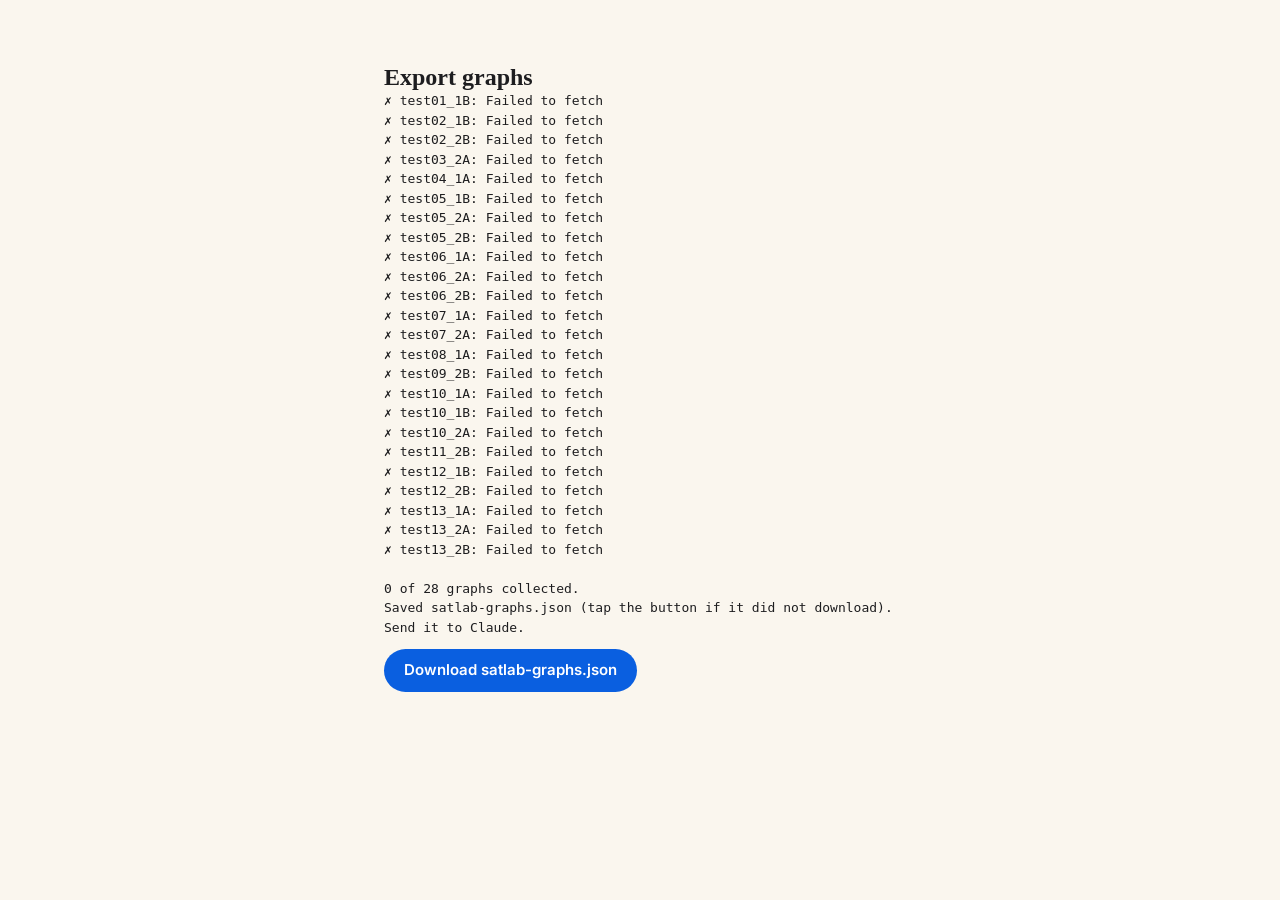
<file: export-charts.html>
<!doctype html><meta charset="utf-8"><meta name="robots" content="noindex"><title>Export graphs</title><script>location.replace("test.html?export=graphs");</script><a href="test.html?export=graphs">Export graphs</a>
</file>
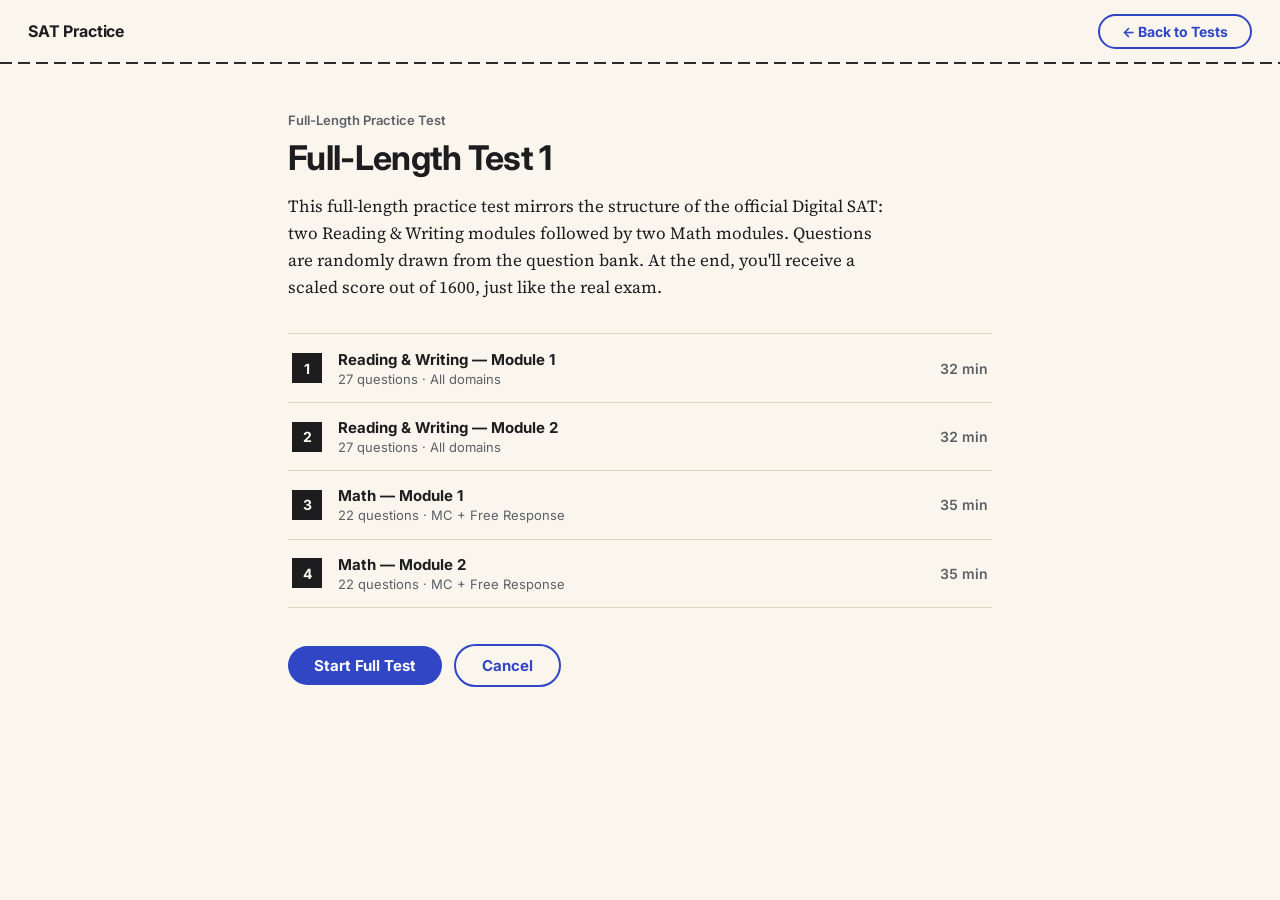
<file: fulltest.html>
<!DOCTYPE html>
<html lang="en">
<head>
  <meta charset="UTF-8" />
  <script>(function(){try{var t=localStorage.getItem('sat-theme');if(t==='dark')document.documentElement.setAttribute('data-theme','dark');}catch(e){}})();</script>
  <!-- Google tag (gtag.js) -->
  <script async src="https://www.googletagmanager.com/gtag/js?id=G-TMX8HFTQVZ"></script>
  <script>
    window.dataLayer = window.dataLayer || [];
    function gtag(){dataLayer.push(arguments);}
    gtag('js', new Date());
    gtag('config', 'G-TMX8HFTQVZ');
  </script>
  <meta name="viewport" content="width=device-width, initial-scale=1.0" />
  <title>SAT Practice — Full-Length Test</title>
  <link rel="icon" type="image/svg+xml" href="brand/satlab-icon.svg" />
  <link rel="icon" type="image/png" sizes="32x32" href="brand/favicon-32.png" />
  <link rel="apple-touch-icon" href="brand/apple-touch-icon.png" />
  <meta name="theme-color" content="#0B1020" />
  <link rel="preconnect" href="https://fonts.googleapis.com" />
  <link rel="preconnect" href="https://fonts.gstatic.com" crossorigin />
  <link href="https://fonts.googleapis.com/css2?family=Inter:wght@400;500;600;700&family=Source+Serif+4:opsz,wght@8..60,400;8..60,600&family=DM+Mono:wght@400;500&display=swap" rel="stylesheet" />
  <style>
    *, *::before, *::after { box-sizing: border-box; margin: 0; padding: 0; }
    html, body { height: 100%; -webkit-font-smoothing: antialiased; overflow: hidden; }
    /* The exam layout (header, panes, choices, navigator, footer) lives in exam.css; this page adds the start,
       break and results screens, the Math layout (image questions, answer box, calculator) and the overlays. */

    /* ── LOADING STATE ── */
    .loading-screen {
      position: fixed; inset: 0; display: flex; align-items: center; justify-content: center;
      flex-direction: column; gap: 1rem; z-index: 700;
    }
    .loading-screen.hidden { display: none; }
    .loading-spinner {
      width: 32px; height: 32px; border: 2px solid var(--ex-line, #ddd);
      border-top-color: var(--ex-blue, #3046c5); border-radius: 50%; animation: spin 0.8s linear infinite;
    }
    @keyframes spin { to { transform: rotate(360deg); } }
    .loading-label { font-size: 13px; color: var(--ex-muted, #666); }

    /* ── OVERLAYS (review / module submitted / reference) ── */
    .overlay { display: none; position: fixed; inset: 0; z-index: 300; align-items: center; justify-content: center; padding: 1rem; }
    .overlay.active { display: flex; }
    .overlay-box { width: 100%; max-width: 560px; max-height: 84vh; overflow-y: auto; padding: 2rem 2.25rem; animation: fadeSlide 0.2s ease; }
    .overlay-box.wide { max-width: 720px; }
    @keyframes fadeSlide { from { opacity:0; transform:translateY(10px); } to { opacity:1; transform:translateY(0); } }
    .overlay-title { margin-bottom: 0.4rem; }
    .overlay-sub { font-size: 14px; color: var(--ex-muted); margin-bottom: 1.25rem; line-height: 1.5; }
    .overlay-text { font-size: 14px; color: var(--ex-muted); line-height: 1.6; margin-bottom: 1.5rem; }
    .review-grid { padding: 0.5rem 0 0.75rem; }
    .review-list { display: flex; flex-direction: column; margin-bottom: 1.5rem; }
    .review-item { display: flex; align-items: center; gap: 0.75rem; padding: 0.6rem 0.25rem; border-bottom: 1px solid var(--ex-line); font-size: 13px; cursor: pointer; border-radius: 4px; }
    .review-item:hover { background: var(--ex-band); }
    .review-num { width: 28px; font-weight: 700; color: var(--ex-muted); font-variant-numeric: tabular-nums; }
    .review-q { flex: 1; min-width: 0; white-space: nowrap; overflow: hidden; text-overflow: ellipsis; }
    .review-ans { flex-shrink: 0; text-align: right; }
    .review-tag { font-size: 11px; font-weight: 600; color: var(--ex-muted); border: 1px solid var(--ex-line); border-radius: 999px; padding: 0 6px; margin-left: 4px; }
    .review-flag { color: var(--ex-red); font-size: 12px; font-weight: 600; display: inline-flex; align-items: center; gap: 3px; }
    .overlay-btn-row { display: flex; gap: 0.75rem; }
    .overlay-btn { flex: 1; font-size: 14px; padding: 10px 0; cursor: pointer; }

    /* Reference sheet */
    .ref-grid { display: grid; grid-template-columns: repeat(auto-fill, minmax(190px, 1fr)); gap: .75rem; margin-bottom: 1.25rem; }
    .ref-cell { border: 1px solid var(--ex-line); border-radius: 8px; padding: .8rem .95rem; }
    .ref-ttl { font-size: 12px; font-weight: 700; color: var(--ex-muted); margin-bottom: .3rem; }
    .ref-f { font-family: var(--ex-serif); font-size: 16px; line-height: 1.55; }
    .ref-note { font-size: 13px; color: var(--ex-muted); line-height: 1.6; margin-bottom: 1.5rem; }

    /* ── Header extras ── */
    .ex-h-right .ex-outline-btn { padding: 6px 16px; font-size: 13px; white-space: nowrap; }
    .ex-timer.is-review { font-size: 18px; color: var(--ex-muted); }

    /* ── START / BREAK / RESULTS SCREENS (clean exam style) ── */
    .fx-screen { position: fixed; inset: 0; z-index: 600; background: var(--ex-bg); color: var(--ex-fg); overflow-y: auto; font-family: var(--ex-ui); }
    .fx-bar {
      position: sticky; top: 0; z-index: 10; background: var(--ex-bg); height: 64px;
      display: flex; align-items: center; justify-content: space-between; gap: 1rem; padding: 0 1.75rem 2px;
    }
    .fx-bar::after { content: ''; position: absolute; left: 0; right: 0; bottom: 0; height: 2px; background: repeating-linear-gradient(90deg, var(--ex-rule) 0 12px, transparent 12px 18px); }
    .fx-brand { font-size: 16px; font-weight: 700; letter-spacing: -.01em; }
    .start-screen { flex-direction: column; }
    .fx-wrap { width: 100%; max-width: 760px; margin: 0 auto; padding: 3rem 1.75rem 4rem; }
    .fx-eyebrow { font-size: 13px; font-weight: 600; color: var(--ex-muted); margin-bottom: .6rem; }
    .fx-title { font-size: 34px; font-weight: 700; letter-spacing: -.02em; line-height: 1.15; margin-bottom: 1rem; }
    .fx-desc { font-family: var(--ex-serif); font-size: 17px; line-height: 1.6; max-width: 600px; margin-bottom: 2rem; }
    .section-flow { display: flex; flex-direction: column; border-top: 1px solid var(--ex-line); margin-bottom: 2.25rem; }
    .flow-item { display: flex; align-items: center; gap: 1rem; padding: .95rem .25rem; border-bottom: 1px solid var(--ex-line); }
    .flow-num { display: grid; place-items: center; width: 30px; height: 30px; flex-shrink: 0; background: var(--ex-fg); color: var(--ex-bg); font-weight: 700; font-size: 14px; }
    .flow-info { flex: 1; min-width: 0; }
    .flow-name { font-size: 15px; font-weight: 700; }
    .flow-detail { font-size: 13px; color: var(--ex-muted); margin-top: 2px; }
    .flow-time { font-size: 14px; font-weight: 600; font-variant-numeric: tabular-nums; color: var(--ex-muted); white-space: nowrap; }
    .fx-actions { display: flex; flex-wrap: wrap; gap: .75rem; align-items: center; }
    .fx-actions .ex-btn, .fx-actions .ex-outline-btn { padding: 10px 26px; font-size: 15px; }

    /* Break */
    .break-screen { display: flex; }
    .break-wrap { margin: auto; width: 100%; max-width: 980px; padding: 2.5rem 1.75rem; display: grid; grid-template-columns: minmax(0, 1fr) minmax(0, 1.15fr); gap: 3rem; align-items: center; }
    .break-left { display: flex; flex-direction: column; align-items: center; text-align: center; }
    .break-label { font-size: 15px; font-weight: 700; margin-bottom: .75rem; }
    .break-timer {
      font-size: 56px; font-weight: 700; font-variant-numeric: tabular-nums; letter-spacing: .02em; line-height: 1;
      border: 2px solid var(--ex-choice-border); border-radius: 12px; padding: 1.1rem 2.25rem; margin-bottom: 1.5rem;
    }
    .break-right { border-left: 2px dashed var(--ex-line); padding-left: 3rem; }
    .break-title { font-size: 26px; font-weight: 700; letter-spacing: -.01em; margin-bottom: .75rem; }
    .break-desc { font-family: var(--ex-serif); font-size: 17px; line-height: 1.6; margin-bottom: 1rem; }
    .break-list { font-size: 14px; color: var(--ex-muted); line-height: 1.6; padding-left: 1.2rem; }
    .break-list li { margin-bottom: .35rem; }

    /* Results */
    .rp-total { display: flex; align-items: center; justify-content: space-between; flex-wrap: wrap; gap: 1.5rem; padding: 1.75rem 0; border-top: 2px solid var(--ex-fg); border-bottom: 1px solid var(--ex-line); margin-bottom: 1rem; }
    .rp-total-lbl { font-size: 13px; font-weight: 600; color: var(--ex-muted); margin-bottom: .25rem; }
    .total-score-num { font-size: 64px; font-weight: 700; letter-spacing: -.03em; line-height: 1; font-variant-numeric: tabular-nums; }
    .total-score-max { font-size: 14px; color: var(--ex-muted); margin-top: .4rem; }
    .section-scores { display: flex; gap: 2.5rem; flex-wrap: wrap; }
    .section-score-item { text-align: right; }
    .section-score-num { font-size: 34px; font-weight: 700; letter-spacing: -.02em; font-variant-numeric: tabular-nums; }
    .section-score-lbl { font-size: 13px; color: var(--ex-muted); margin-top: 2px; }
    .rp-sec { font-size: 18px; font-weight: 700; margin: 2.25rem 0 1rem; display: flex; align-items: center; gap: 12px; }
    .rp-sec::after { content: ''; flex: 1; height: 2px; background: repeating-linear-gradient(90deg, var(--ex-line) 0 8px, transparent 8px 13px); }
    .module-result-grid { display: grid; grid-template-columns: 1fr 1fr; gap: 1rem; margin-bottom: 1.25rem; }
    .rp-mod { border: 1.5px solid var(--ex-choice-border); border-radius: 10px; padding: 1.1rem 1.25rem; display: flex; flex-direction: column; }
    .module-result-name { font-size: 14px; font-weight: 700; margin-bottom: .5rem; }
    .module-result-score { font-size: 26px; font-weight: 700; font-variant-numeric: tabular-nums; }
    .module-result-detail { font-size: 13px; color: var(--ex-muted); margin-top: 2px; }
    .rp-mod .ex-outline-btn { align-self: flex-start; margin-top: .9rem; padding: 6px 16px; font-size: 13px; }
    .domain-breakdown { margin-bottom: 1rem; }
    .domain-row { display: flex; align-items: center; gap: 0.75rem; padding: 0.6rem 0; border-bottom: 1px solid var(--ex-line); font-size: 14px; }
    .domain-name { flex: 1; min-width: 0; }
    .domain-score { font-size: 13px; color: var(--ex-muted); font-variant-numeric: tabular-nums; min-width: 40px; text-align: right; }
    .domain-bar-wrap { width: 120px; height: 6px; background: var(--ex-band); border-radius: 3px; flex-shrink: 0; }
    .exam .domain-bar { height: 6px; background: var(--ex-blue) !important; border-radius: 3px; }
    .exam .domain-row { border-radius: 0; }
    .report-actions { margin-top: 2.5rem; }

    /* ── MATH: question area ── */
    #q-pane { flex: 1 1 0; min-width: 0; display: flex; overflow: hidden; }
    #q-pane.is-mc #mq-dir, #q-pane.is-mc #mq-divider { display: none; }
    #q-pane.is-mc #mq-main { padding: 1.5rem 2rem 3rem; }
    .mq-inner { max-width: 760px; margin: 0 auto; }
    .mq-dir h2 { font-size: 17px; font-weight: 700; margin-bottom: .75rem; }
    .mq-dir p, .mq-dir li { font-family: var(--ex-serif); font-size: 16px; line-height: 1.55; }
    .mq-dir ul { padding-left: 1.2rem; margin: 0 0 1rem; }
    .mq-dir li { margin-bottom: .45rem; }
    .mq-ex { width: 100%; border-collapse: collapse; font-size: 14px; margin-top: .5rem; }
    .mq-ex th, .mq-ex td { border: 1px solid var(--ex-choice-border); padding: 6px 8px; text-align: center; vertical-align: middle; }
    .mq-ex th { background: var(--ex-band); font-weight: 700; }
    .mq-ex td:first-child { font-weight: 700; }
    .mq-img { position: relative; border: 1px solid var(--ex-line); border-radius: 6px; background: #fff; overflow: hidden; margin-bottom: 1.25rem; }
    .mq-img-in { overflow: hidden; }
    .mq-img img { display: block; width: 100%; height: auto; }
    .mq-img-hint { display: none; }
    .mq-img-err { padding: 1rem; font-size: 13px; color: var(--ex-incorrect); }
    /* MC with an image: the image already shows the choices, so the boxes carry only the letter */
    .exam .answers.mq-letters { display: grid; grid-template-columns: repeat(4, minmax(0, 1fr)); gap: 12px; }
    .exam .answers.mq-letters .answer-option { justify-content: center; padding: 8px; min-height: 54px; }
    .exam .answers.mq-letters .answer-letter { width: 34px; height: 34px; font-size: 15px; }
    .exam .answers.mq-letters .ex-elim { margin: 0 2px 0 6px; }
    .answers.mq-letters .ex-choice.eliminated .answer-option::after { right: -4px; left: -4px; }
    .answers.mq-letters.ex-elim-on .ex-choice.eliminated .answer-option::after { right: 46px; }

    /* Free response: answer box + preview */
    .fr-wrap { display: flex; flex-direction: column; gap: .6rem; }
    .fr-input {
      width: 180px; height: 50px; padding: 0 14px; border: 2px solid var(--ex-choice-border); border-radius: 8px;
      font-family: var(--ex-ui); font-size: 20px; font-weight: 600; color: var(--ex-fg); background: var(--ex-bg); outline: none;
    }
    .fr-input:focus { border-color: var(--ex-blue); box-shadow: 0 0 0 1px var(--ex-blue); }
    .fr-input.correct { border-color: var(--ex-correct); background: var(--ex-correct-soft); }
    .fr-input.wrong { border-color: var(--ex-incorrect); background: var(--ex-incorrect-soft); }
    .fr-preview { font-size: 15px; font-weight: 600; display: flex; align-items: center; gap: 8px; min-height: 40px; }
    .fr-preview-val { font-family: var(--ex-serif); font-size: 20px; font-weight: 400; display: inline-flex; align-items: center; gap: 2px; }
    .fr-preview-warn { font-size: 13px; font-weight: 400; color: var(--ex-incorrect); }
    .mq-frac { display: inline-flex; flex-direction: column; align-items: center; font-size: 16px; line-height: 1.1; vertical-align: middle; }
    .mq-frac > span:first-child { border-bottom: 1.5px solid currentColor; padding: 0 3px; }
    .mq-frac > span:last-child { padding: 0 3px; }
    .mq-qtext { font-family: var(--ex-serif); font-size: 17px; line-height: 1.6; margin-bottom: 1.25rem; white-space: pre-line; }

    /* ── MATH: calculator pane ── */
    .tool-pane { flex: 0 0 440px; display: flex; flex-direction: column; overflow: hidden; border-right: 2px solid var(--ex-line); border-left: none !important; background: var(--ex-bg); }
    .tool-pane.closed { display: none; }
    .tool-tabs { display: flex; align-items: center; gap: 4px; padding: 8px 10px; border-bottom: 1px solid var(--ex-line); flex-shrink: 0; }
    .ttab { background: none; border: 1.5px solid transparent; border-radius: 999px; padding: 5px 14px; font-size: 13px; font-weight: 600; color: var(--ex-muted); cursor: pointer; }
    .ttab:hover { color: var(--ex-fg); }
    .ttab.on { color: var(--ex-fg); border-color: var(--ex-fg); }
    .tool-close { margin-left: auto; }
    .tcontent { flex: 1; overflow: hidden; display: none; }
    .tcontent.on { display: flex; flex-direction: column; }
    .calc-wrap { padding: 1rem; display: flex; flex-direction: column; height: 100%; overflow-y: auto; }
    .calc-disp { background: #1d1d1f; border-radius: 8px; padding: .9rem 1.1rem; margin-bottom: .9rem; min-height: 76px; display: flex; flex-direction: column; align-items: flex-end; justify-content: flex-end; gap: 4px; }
    :root[data-theme="dark"] .calc-disp { background: #000; border: 1px solid var(--ex-line); }
    .c-expr { font-family: 'DM Mono', monospace; font-size: 13px; color: #a3a8b2; word-break: break-all; text-align: right; min-height: 16px; }
    .c-res { font-family: 'DM Mono', monospace; font-size: 26px; color: #fff; word-break: break-all; text-align: right; }
    .calc-grid { display: grid; grid-template-columns: repeat(4,1fr); gap: 6px; }
    .cbtn { padding: 11px 0; border: 1.5px solid var(--ex-line); border-radius: 8px; font-family: var(--ex-ui); font-size: 15px; font-weight: 600; cursor: pointer; background: var(--ex-bg); color: var(--ex-fg); user-select: none; }
    .cbtn:hover { border-color: var(--ex-blue); }
    .cbtn.op { background: var(--ex-band); }
    .cbtn.eq { background: var(--ex-blue); color: #fff; border-color: var(--ex-blue); }
    :root[data-theme="dark"] .cbtn.eq { color: #10121a; }
    .cbtn.fn { font-size: 13px; color: var(--ex-muted); }
    .cbtn.clr { color: var(--ex-incorrect); }
    .desmos-wrap { flex: 1; overflow: hidden; }
    #desmos-el { width: 100%; height: 100%; }
    .desmos-off { padding: 1rem; font-size: 13px; color: var(--ex-muted); }

    @media (max-width: 1100px) { .tool-pane { flex-basis: 360px; } }
    @media (max-width: 760px) {
      .ex-h-right .ex-outline-btn { padding: 5px 10px; font-size: 12px; }
      #q-pane { flex-direction: column; overflow: visible; flex: none; }
      #q-pane.is-mc #mq-main { padding: 1rem 1rem 1.5rem; }
      .mq-dir { font-size: 15px; }
      .mq-dir p, .mq-dir li { font-size: 15px; }
      .exam .answers.mq-letters { grid-template-columns: repeat(2, minmax(0, 1fr)); }
      /* the question images are full pages of small print: keep them readable and let them scroll sideways */
      .mq-img { overflow-x: auto; -webkit-overflow-scrolling: touch; }
      .mq-img-in { width: 640px; }
      .mq-img-hint { display: block; font-size: 12px; color: var(--ex-muted); margin: -0.9rem 0 1rem; }
      /* the question comes first; the entry directions follow under it */
      #mq-main { order: 1; }
      #mq-dir { order: 2; border-bottom: none; border-top: 2px solid var(--ex-line); }
      /* Phones: the open calculator is a bottom sheet above the footer. */
      .tool-pane:not(.closed) { position: fixed; left: 0; right: 0; bottom: var(--ex-foot-h); height: 58vh; max-height: calc(100vh - var(--ex-head-h) - var(--ex-foot-h) - 20px); z-index: 250; border-right: none; border-top: 2px solid var(--ex-line); box-shadow: 0 -6px 20px rgba(0,0,0,.15); }
      #math-body:has(.tool-pane:not(.closed)) #q-pane { padding-bottom: 58vh; }
      .break-wrap { grid-template-columns: 1fr; gap: 1.75rem; padding: 1.75rem 1rem; }
      .break-right { border-left: none; border-top: 2px dashed var(--ex-line); padding: 1.5rem 0 0; }
      .break-timer { font-size: 44px; padding: .9rem 1.6rem; }
      .fx-bar { padding: 0 1rem 2px; }
      .fx-wrap { padding: 2rem 1rem 3rem; }
      .fx-title { font-size: 27px; }
      .module-result-grid { grid-template-columns: 1fr; }
      .rp-total { flex-direction: column; align-items: flex-start; }
      .section-scores { width: 100%; justify-content: flex-start; }
      .section-score-item { text-align: left; }
      .domain-bar-wrap { width: 70px; }
      .overlay-box { padding: 1.5rem 1.25rem; }
      .overlay-btn-row { flex-wrap: wrap; }
    }
  </style>
  <link rel="stylesheet" href="theme.css?v=9" />
  <link rel="stylesheet" href="exam.css?v=2" />
  <script src="math_render.js"></script>
</head>
<body class="exam">

<!-- LOADING SCREEN -->
<div class="loading-screen" id="loading-screen">
  <div class="loading-spinner"></div>
  <div class="loading-label" id="loading-label">Loading…</div>
</div>

<!-- START SCREEN -->
<div class="fx-screen start-screen" id="start-screen" style="display:none;">
  <div class="fx-bar">
    <div class="fx-brand">SAT Practice</div>
    <button type="button" class="ex-outline-btn" onclick="window.location.href='index.html'">← Back to Tests</button>
  </div>
  <div class="fx-wrap">
    <div class="fx-eyebrow start-label">Full-Length Practice Test</div>
    <h1 class="fx-title" id="start-title">Full-Length Test 1</h1>
    <p class="fx-desc start-desc">
      This full-length practice test mirrors the structure of the official Digital SAT:
      two Reading &amp; Writing modules followed by two Math modules. Questions are randomly
      drawn from the question bank. At the end, you'll receive a scaled score out of 1600,
      just like the real exam.
    </p>
    <div class="section-flow" id="section-flow"></div>
    <div class="fx-actions">
      <button type="button" class="ex-btn btn-start" onclick="beginFullTest()">Start Full Test</button>
      <button type="button" class="ex-outline-btn" onclick="window.location.href='index.html'">Cancel</button>
    </div>
  </div>
</div>

<!-- BREAK SCREEN -->
<div class="fx-screen break-screen" id="break-screen" style="display:none;">
  <div class="break-wrap">
    <div class="break-left">
      <div class="break-label">Remaining Break Time:</div>
      <div class="break-timer" id="break-timer" role="timer">10:00</div>
      <button type="button" class="ex-btn" onclick="endBreak()">Resume Testing</button>
    </div>
    <div class="break-right">
      <h1 class="break-title">Practice Test Break</h1>
      <p class="break-desc">You've finished the Reading and Writing section. Take up to 10 minutes before Section 2: Math begins.</p>
      <ul class="break-list">
        <li>Math starts on its own when the clock reaches 0:00.</li>
        <li>Ready sooner? Choose <b>Resume Testing</b> to start now.</li>
        <li>You can use a calculator and the reference sheet for every Math question.</li>
      </ul>
    </div>
  </div>
</div>

<!-- ══════════════ READING & WRITING UI ══════════════ -->
<div id="english-ui" style="display:none;">
  <header class="ex-header">
    <div class="ex-h-left">
      <h1 class="ex-title" id="eng-title">Section 1, Module 1: Reading and Writing</h1>
      <button type="button" class="ex-linkbtn" data-ex-pop="eng-directions" aria-controls="eng-directions">Directions <span class="ex-ico" data-icon="chevDown"></span></button>
    </div>
    <div class="ex-h-center">
      <div class="ex-timer" id="eng-timer" role="timer" aria-live="off">32:00</div>
      <button type="button" class="ex-pill" id="eng-timer-toggle" onclick="toggleTimerEng()" aria-label="Hide timer">Hide</button>
    </div>
    <div class="ex-h-right" id="eng-top-bar-right">
      <button type="button" class="ex-outline-btn" id="eng-back-results" onclick="backToReport()" hidden>← Back to Results</button>
      <button type="button" class="ex-tool" id="eng-btn-hl" data-ex-pop="eng-hlpanel" aria-controls="eng-hlpanel" title="Highlights &amp; Notes"><span class="ex-ico" data-icon="pen"></span><span class="ex-tool-label">Highlights &amp; Notes</span></button>
      <button type="button" class="ex-tool" data-ex-pop="eng-more" aria-controls="eng-more" aria-haspopup="menu" title="More"><span class="ex-ico" data-icon="more"></span><span class="ex-tool-label">More</span></button>
    </div>
  </header>

  <div class="ex-pop ex-directions" id="eng-directions" role="dialog" aria-label="Directions" hidden>
    <h2>Directions</h2>
    <p>The questions in this section address a number of important reading and writing skills. Each question includes one or more passages, which may include a table or graph. Read each passage and question carefully, and then choose the best answer to the question based on the passage(s).</p>
    <p>All questions in this section are multiple-choice with four answer choices. Each question has a single best answer.</p>
    <div class="ex-pop-actions"><button type="button" class="ex-btn" onclick="Exam.closePopovers(true)" data-ex-autofocus>Close</button></div>
  </div>

  <div class="ex-pop ex-hlpanel" id="eng-hlpanel" role="dialog" aria-label="Highlights and notes" hidden>
    <h2>Highlights &amp; Notes</h2>
    <p>Select text in the passage to highlight it. Click a highlight to add a note or remove it.</p>
    <div class="ex-hlrow">
      <button type="button" class="hl-btn hl-yellow" id="hl-yellow" title="Yellow" aria-label="Yellow highlighter" onclick="setHighlightColor('hl-yellow')" data-ex-autofocus></button>
      <button type="button" class="hl-btn hl-green"  id="hl-green"  title="Green"  aria-label="Green highlighter"  onclick="setHighlightColor('hl-green')"></button>
      <button type="button" class="hl-btn hl-blue"   id="hl-blue"   title="Blue"   aria-label="Blue highlighter"   onclick="setHighlightColor('hl-blue')"></button>
      <button type="button" class="hl-btn hl-pink"   id="hl-pink"   title="Pink"   aria-label="Pink highlighter"   onclick="setHighlightColor('hl-pink')"></button>
      <button type="button" class="ex-textbtn" onclick="clearAllHighlights(getCurrentSectionKey())" title="Remove all highlights on this question">Clear all</button>
    </div>
  </div>

  <div class="ex-pop ex-menu" id="eng-more" role="menu" aria-label="More" hidden>
    <button type="button" role="menuitem" id="eng-timer-pause-btn" onclick="togglePause()"><span class="ex-ico" data-icon="pause"></span><span class="pause-label">Pause timer</span></button>
    <button type="button" role="menuitem" id="eng-btn-report" onclick="openReport()"><span class="ex-ico" data-icon="flag"></span>Report a problem</button>
    <hr />
    <button type="button" role="menuitem" class="mi-exit" onclick="confirmExitFull()"><span class="ex-ico" data-icon="exit"></span>Exit</button>
    <button type="button" role="menuitem" class="mi-results" onclick="backToReport()" hidden><span class="ex-ico" data-icon="exit"></span>Back to Results</button>
  </div>

  <main class="ex-body" id="eng-body">
    <section class="ex-pane ex-passage" id="passage-pane" aria-label="Passage"></section>
    <div class="ex-divider" id="divider"><span class="ex-divider-grip"><i></i><i></i><i></i></span></div>
    <section class="ex-pane ex-question" id="question-pane" aria-label="Question"></section>
  </main>

  <footer class="ex-footer">
    <div class="ex-f-left"><span class="ex-student ex-student-name">Student</span></div>
    <div class="ex-f-center">
      <button type="button" class="ex-navbtn" id="eng-navbtn" data-ex-pop="eng-navpop" aria-controls="eng-navpop"><span id="eng-navbtn-label">Question 1<span class="ex-navbtn-of"> of 27</span></span> <span class="ex-ico" data-icon="chevUp"></span></button>
      <div class="ex-pop ex-navpop" id="eng-navpop" role="dialog" aria-labelledby="eng-navpop-title" hidden>
        <div class="ex-navpop-head">
          <span style="width:28px"></span>
          <div class="ex-navpop-title" id="eng-navpop-title">Questions</div>
          <button type="button" class="ex-iconbtn" aria-label="Close" onclick="Exam.closePopovers(true)"><span class="ex-ico" data-icon="close"></span></button>
        </div>
        <div class="ex-legend">
          <span><span class="ex-lg-pin ex-ico" data-icon="pin"></span>Current</span>
          <span><span class="ex-lg-box"></span>Unanswered</span>
          <span><span class="ex-lg-flag ex-ico" data-icon="bookmarkFill"></span>For Review</span>
        </div>
        <div class="ex-qgrid" id="eng-q-nav"></div>
        <div class="ex-navpop-foot"><button type="button" class="ex-outline-btn nav-review-btn" onclick="Exam.closePopovers(false);openReviewEng()">Go to Review Page</button></div>
      </div>
    </div>
    <div class="ex-f-right">
      <button type="button" class="ex-btn" id="eng-btn-back" onclick="prevQuestionEng()">Back</button>
      <button type="button" class="ex-btn" id="eng-btn-next" onclick="nextQuestionEng()">Next</button>
    </div>
  </footer>
</div>

<!-- ══════════════ MATH UI ══════════════ -->
<div id="math-ui" style="display:none;">
  <header class="ex-header">
    <div class="ex-h-left">
      <h1 class="ex-title" id="math-title">Section 2, Module 1: Math</h1>
      <button type="button" class="ex-linkbtn" data-ex-pop="math-directions" aria-controls="math-directions">Directions <span class="ex-ico" data-icon="chevDown"></span></button>
    </div>
    <div class="ex-h-center">
      <div class="ex-timer" id="math-timer" role="timer" aria-live="off">35:00</div>
      <button type="button" class="ex-pill" id="math-timer-toggle" onclick="toggleTimerMath()" aria-label="Hide timer">Hide</button>
    </div>
    <div class="ex-h-right" id="math-top-bar-right">
      <button type="button" class="ex-outline-btn" id="math-back-results" onclick="backToReport()" hidden>← Back to Results</button>
      <button type="button" class="ex-tool" id="btn-calc" onclick="toggleTool()" aria-pressed="false" aria-controls="tool-pane" title="Calculator"><span class="ex-ico"><svg xmlns="http://www.w3.org/2000/svg" viewBox="0 0 24 24" aria-hidden="true" focusable="false" fill="none" stroke="currentColor" stroke-width="2" stroke-linecap="round" stroke-linejoin="round"><rect x="5" y="2.5" width="14" height="19" rx="2"/><rect x="8" y="5.5" width="8" height="4" rx=".5"/><path d="M8.5 13h.01M12 13h.01M15.5 13h.01M8.5 16.5h.01M12 16.5h.01M15.5 16.5h.01"/></svg></span><span class="ex-tool-label">Calculator</span></button>
      <button type="button" class="ex-tool" id="btn-ref" onclick="openOverlay('ref-overlay')" title="Reference sheet"><span class="ex-ico"><svg xmlns="http://www.w3.org/2000/svg" viewBox="0 0 24 24" aria-hidden="true" focusable="false" fill="none" stroke="currentColor" stroke-width="2" stroke-linecap="round" stroke-linejoin="round"><path d="M14 3H6a1 1 0 0 0-1 1v16a1 1 0 0 0 1 1h12a1 1 0 0 0 1-1V8z"/><path d="M14 3v5h5"/><path d="M8.5 13.5l3 3M11.5 13.5l-3 3M13.5 15h3"/></svg></span><span class="ex-tool-label">Reference</span></button>
      <button type="button" class="ex-tool" data-ex-pop="math-more" aria-controls="math-more" aria-haspopup="menu" title="More"><span class="ex-ico" data-icon="more"></span><span class="ex-tool-label">More</span></button>
    </div>
  </header>

  <div class="ex-pop ex-directions" id="math-directions" role="dialog" aria-label="Directions" hidden>
    <h2>Directions</h2>
    <p>The questions in this section cover a range of math skills. You may use a calculator on every question, and the calculator, reference sheet and these directions stay available for the whole module.</p>
    <p>Unless a question says otherwise, all variables and expressions stand for real numbers, figures are drawn to scale and lie in a plane, and a function's domain is every real number for which it gives a real value.</p>
    <p><b>Multiple-choice questions:</b> choose the one correct answer from the four choices.</p>
    <p><b>Student-produced response questions:</b> type your answer in the box. The directions for entering it are shown next to each of these questions.</p>
    <div class="ex-pop-actions"><button type="button" class="ex-btn" onclick="Exam.closePopovers(true)" data-ex-autofocus>Close</button></div>
  </div>

  <div class="ex-pop ex-menu" id="math-more" role="menu" aria-label="More" hidden>
    <button type="button" role="menuitem" id="math-timer-pause-btn" onclick="togglePause()"><span class="ex-ico" data-icon="pause"></span><span class="pause-label">Pause timer</span></button>
    <button type="button" role="menuitem" id="math-btn-report" onclick="openReport()"><span class="ex-ico" data-icon="flag"></span>Report a problem</button>
    <hr />
    <button type="button" role="menuitem" class="mi-exit" onclick="confirmExitFull()"><span class="ex-ico" data-icon="exit"></span>Exit</button>
    <button type="button" role="menuitem" class="mi-results" onclick="backToReport()" hidden><span class="ex-ico" data-icon="exit"></span>Back to Results</button>
  </div>

  <main class="ex-body" id="math-body">
    <aside class="tool-pane closed" id="tool-pane" aria-label="Calculator">
      <div class="tool-tabs" role="tablist">
        <button type="button" class="ttab" id="ttab-desmos" role="tab" onclick="switchTab('desmos')">Graphing</button>
        <button type="button" class="ttab on" id="ttab-calc" role="tab" onclick="switchTab('calc')">Basic</button>
        <button type="button" class="ex-iconbtn tool-close" aria-label="Close calculator" onclick="toggleTool()"><span class="ex-ico" data-icon="close"></span></button>
      </div>
      <div class="tcontent on" id="tc-calc">
        <div class="calc-wrap">
          <div class="calc-disp">
            <div class="c-expr" id="c-expr"></div>
            <div class="c-res" id="c-res">0</div>
          </div>
          <div class="calc-grid">
            <button class="cbtn fn" onclick="cf('sin(')">sin</button>
            <button class="cbtn fn" onclick="cf('cos(')">cos</button>
            <button class="cbtn fn" onclick="cf('tan(')">tan</button>
            <button class="cbtn fn" onclick="cf('sqrt(')">√</button>
            <button class="cbtn fn" onclick="cf('log(')">log</button>
            <button class="cbtn fn" onclick="cf('ln(')">ln</button>
            <button class="cbtn fn" onclick="cf('Math.PI')">π</button>
            <button class="cbtn fn" onclick="cf('**')">xʸ</button>
            <button class="cbtn clr" onclick="cClr()">AC</button>
            <button class="cbtn op" onclick="cf('(')">(</button>
            <button class="cbtn op" onclick="cf(')')">)</button>
            <button class="cbtn op" onclick="cf('/')">÷</button>
            <button class="cbtn" onclick="cn('7')">7</button>
            <button class="cbtn" onclick="cn('8')">8</button>
            <button class="cbtn" onclick="cn('9')">9</button>
            <button class="cbtn op" onclick="cf('*')">×</button>
            <button class="cbtn" onclick="cn('4')">4</button>
            <button class="cbtn" onclick="cn('5')">5</button>
            <button class="cbtn" onclick="cn('6')">6</button>
            <button class="cbtn op" onclick="cf('-')">−</button>
            <button class="cbtn" onclick="cn('1')">1</button>
            <button class="cbtn" onclick="cn('2')">2</button>
            <button class="cbtn" onclick="cn('3')">3</button>
            <button class="cbtn op" onclick="cf('+')">+</button>
            <button class="cbtn" onclick="cn('0')">0</button>
            <button class="cbtn" onclick="cn('.')">.</button>
            <button class="cbtn op" onclick="cBk()">⌫</button>
            <button class="cbtn eq" onclick="cEval()">=</button>
          </div>
        </div>
      </div>
      <div class="tcontent" id="tc-desmos">
        <div class="desmos-wrap"><div id="desmos-el"></div></div>
      </div>
    </aside>
    <div id="q-pane" class="is-mc">
      <section class="ex-pane ex-passage mq-dir" id="mq-dir" aria-label="Student-produced response directions">
        <div class="ex-passage-inner">
          <h2>Student-produced response directions</h2>
          <ul>
            <li>Enter one answer only, even if you find more than one that works.</li>
            <li>The box holds up to <b>5 characters</b> for a positive answer and <b>6</b> for a negative one (the minus sign counts).</li>
            <li>Too long as a fraction? Enter the decimal instead.</li>
            <li>Too long as a decimal? Round it or cut it off so it fits.</li>
            <li>Write a mixed number like 3½ as an improper fraction (7/2) or a decimal (3.5).</li>
            <li>Leave out symbols such as %, $ or commas.</li>
          </ul>
          <table class="mq-ex">
            <thead><tr><th>Answer</th><th>Accepted</th><th>Not accepted</th></tr></thead>
            <tbody>
              <tr><td>3.5</td><td>3.5, 3.50, 7/2</td><td>31/2, 3 1/2</td></tr>
              <tr><td>2/3</td><td>2/3, .6666, .6667, 0.666, 0.667</td><td>0.66, .66, 0.67, .67</td></tr>
              <tr><td>−1/3</td><td>−1/3, −.3333, −0.333</td><td>−.33, −0.33</td></tr>
            </tbody>
          </table>
        </div>
      </section>
      <div class="ex-divider" id="mq-divider"><span class="ex-divider-grip"><i></i><i></i><i></i></span></div>
      <section class="ex-pane ex-question" id="mq-main" aria-label="Question"></section>
    </div>
  </main>

  <footer class="ex-footer">
    <div class="ex-f-left"><span class="ex-student ex-student-name">Student</span></div>
    <div class="ex-f-center">
      <button type="button" class="ex-navbtn" id="math-navbtn" data-ex-pop="math-navpop" aria-controls="math-navpop"><span id="math-navbtn-label">Question 1<span class="ex-navbtn-of"> of 22</span></span> <span class="ex-ico" data-icon="chevUp"></span></button>
      <div class="ex-pop ex-navpop" id="math-navpop" role="dialog" aria-labelledby="math-navpop-title" hidden>
        <div class="ex-navpop-head">
          <span style="width:28px"></span>
          <div class="ex-navpop-title" id="math-navpop-title">Questions</div>
          <button type="button" class="ex-iconbtn" aria-label="Close" onclick="Exam.closePopovers(true)"><span class="ex-ico" data-icon="close"></span></button>
        </div>
        <div class="ex-legend">
          <span><span class="ex-lg-pin ex-ico" data-icon="pin"></span>Current</span>
          <span><span class="ex-lg-box"></span>Unanswered</span>
          <span><span class="ex-lg-flag ex-ico" data-icon="bookmarkFill"></span>For Review</span>
        </div>
        <div class="ex-qgrid" id="math-q-nav"></div>
        <div class="ex-navpop-foot"><button type="button" class="ex-outline-btn nav-review-btn" onclick="Exam.closePopovers(false);openReviewMath()">Go to Review Page</button></div>
      </div>
    </div>
    <div class="ex-f-right">
      <button type="button" class="ex-btn" id="math-btn-back" onclick="prevQuestionMath()">Back</button>
      <button type="button" class="ex-btn" id="math-btn-next" onclick="nextQuestionMath()">Next</button>
    </div>
  </footer>
</div>

<!-- ══════════════ OVERLAYS ══════════════ -->

<!-- READING & WRITING REVIEW PAGE -->
<div class="overlay" id="eng-review-overlay">
  <div class="overlay-box">
    <div class="overlay-title">Check Your Work</div>
    <div class="overlay-sub" id="eng-review-sub">Check your answers before submitting.</div>
    <div class="ex-legend">
      <span><span class="ex-lg-box"></span>Unanswered</span>
      <span><span class="ex-lg-flag ex-ico" data-icon="bookmarkFill"></span>For Review</span>
    </div>
    <div class="ex-qgrid review-grid" id="eng-review-grid"></div>
    <div class="review-list" id="eng-review-list"></div>
    <div class="overlay-btn-row">
      <button class="overlay-btn" onclick="closeOverlay('eng-review-overlay')">Continue Module</button>
      <button class="overlay-btn primary" onclick="submitEngModule()">Submit Module</button>
    </div>
  </div>
</div>

<!-- MATH REVIEW PAGE -->
<div class="overlay" id="math-review-overlay">
  <div class="overlay-box">
    <div class="overlay-title">Check Your Work</div>
    <div class="overlay-sub" id="math-review-sub"></div>
    <div class="ex-legend">
      <span><span class="ex-lg-box"></span>Unanswered</span>
      <span><span class="ex-lg-flag ex-ico" data-icon="bookmarkFill"></span>For Review</span>
    </div>
    <div class="ex-qgrid review-grid" id="math-review-grid"></div>
    <div class="review-list" id="math-review-list"></div>
    <div class="overlay-btn-row">
      <button class="overlay-btn" onclick="closeOverlay('math-review-overlay')">Continue Module</button>
      <button class="overlay-btn primary" onclick="submitMathModule()">Submit Module</button>
    </div>
  </div>
</div>

<!-- MODULE SUBMITTED (between modules) -->
<div class="overlay" id="module-complete-overlay">
  <div class="overlay-box">
    <div class="overlay-title">Module Submitted</div>
    <div class="overlay-sub" id="mc-sub">—</div>
    <p class="overlay-text">Your answers have been recorded. Scores are revealed after you complete all four modules.</p>
    <div class="overlay-btn-row">
      <button class="overlay-btn primary" onclick="proceedToNextSection()" id="mc-continue-btn">Continue →</button>
    </div>
  </div>
</div>

<!-- REFERENCE SHEET (Math) -->
<div class="overlay" id="ref-overlay" role="dialog" aria-labelledby="ref-title">
  <div class="overlay-box wide">
    <div class="overlay-title" id="ref-title">Reference</div>
    <div class="overlay-sub">Formulas you can use on any Math question.</div>
    <div class="ref-grid">
      <div class="ref-cell"><div class="ref-ttl">Circle</div><div class="ref-f">A = πr²<br>C = 2πr</div></div>
      <div class="ref-cell"><div class="ref-ttl">Rectangle</div><div class="ref-f">A = ℓw</div></div>
      <div class="ref-cell"><div class="ref-ttl">Triangle</div><div class="ref-f">A = ½bh</div></div>
      <div class="ref-cell"><div class="ref-ttl">Pythagorean theorem</div><div class="ref-f">c² = a² + b²</div></div>
      <div class="ref-cell"><div class="ref-ttl">Special right triangles</div><div class="ref-f">30°-60°-90°: x, x√3, 2x<br>45°-45°-90°: s, s, s√2</div></div>
      <div class="ref-cell"><div class="ref-ttl">Rectangular solid</div><div class="ref-f">V = ℓwh</div></div>
      <div class="ref-cell"><div class="ref-ttl">Cylinder</div><div class="ref-f">V = πr²h</div></div>
      <div class="ref-cell"><div class="ref-ttl">Sphere</div><div class="ref-f">V = (4/3)πr³</div></div>
      <div class="ref-cell"><div class="ref-ttl">Cone</div><div class="ref-f">V = (1/3)πr²h</div></div>
      <div class="ref-cell"><div class="ref-ttl">Pyramid</div><div class="ref-f">V = (1/3)ℓwh</div></div>
    </div>
    <div class="ref-note">A circle has 360° of arc, which is 2π radians. The angles of a triangle add up to 180°.</div>
    <div class="overlay-btn-row"><button class="overlay-btn primary" onclick="closeOverlay('ref-overlay')">Close</button></div>
  </div>
</div>

<!-- ══════════════ FINAL REPORT ══════════════ -->
<div class="fx-screen report-screen" id="report-screen" style="display:none;">
  <div class="fx-bar">
    <div class="fx-brand">SAT Practice</div>
    <button type="button" class="ex-outline-btn" onclick="window.location.href='index.html'">← Back to Tests</button>
  </div>
  <div class="fx-wrap">
    <div class="fx-eyebrow report-label">Full-Length Practice Test · Results</div>
    <h1 class="fx-title" id="report-title">Full-Length Test 1</h1>

    <div class="rp-total">
      <div>
        <div class="rp-total-lbl">Total score</div>
        <div class="total-score-num" id="total-score">—</div>
        <div class="total-score-max">out of 1600</div>
      </div>
      <div class="section-scores">
        <div class="section-score-item">
          <div class="section-score-num" id="rw-score">—</div>
          <div class="section-score-lbl">Reading &amp; Writing</div>
        </div>
        <div class="section-score-item">
          <div class="section-score-num" id="math-score">—</div>
          <div class="section-score-lbl">Math</div>
        </div>
      </div>
    </div>

    <h2 class="rp-sec">Reading &amp; Writing</h2>
    <div class="module-result-grid" id="rw-module-grid"></div>
    <div class="domain-breakdown" id="rw-domain-breakdown"></div>

    <h2 class="rp-sec">Math</h2>
    <div class="module-result-grid" id="math-module-grid"></div>
    <div class="domain-breakdown" id="math-domain-breakdown"></div>

    <div class="fx-actions report-actions">
      <button type="button" class="ex-btn btn-start" onclick="window.location.href='fulltest.html?test=' + (parseInt(fullTestNum) % 10 + 1)">Take Another Full Test</button>
      <button type="button" class="ex-outline-btn" onclick="window.location.href='index.html'">← Back to Tests</button>
    </div>
  </div>
</div>

<script src="https://www.desmos.com/api/v1.10/calculator.js?apiKey=dcb31709b452b1cf9dc26972add0fda6"></script>
<script src="questionbank.js"></script>
<script src="math_modules.js"></script>
<script src="math_text.js"></script>
<script src="math_explain.js"></script>
<script src="rworder.js"></script>
<script src="rwfixes.js?v=5"></script>
<script>if (typeof QUESTION_BANK !== "undefined") for (const k in QUESTION_BANK) QUESTION_BANK[k].forEach(RWFix.apply);</script>
<script src="exam.js?v=1"></script>
<script>
// ══════════════════════════════════════════════════════════════
//  SAT SCORING CURVES (approximate official Digital SAT curves)
//  Raw score (# correct) → Scaled score (200-800)
// ══════════════════════════════════════════════════════════════
// Reading & Writing: raw 0-54 (2 modules x 27 questions)
const RW_CURVE = {
  0:200, 1:210, 2:220, 3:230, 4:240, 5:250, 6:260, 7:270, 8:280, 9:290,
  10:300, 11:310, 12:320, 13:330, 14:340, 15:350, 16:360, 17:370, 18:380, 19:390,
  20:400, 21:410, 22:420, 23:430, 24:440, 25:450, 26:460, 27:470, 28:480, 29:490,
  30:500, 31:510, 32:520, 33:530, 34:540, 35:550, 36:560, 37:570, 38:580, 39:590,
  40:600, 41:610, 42:620, 43:630, 44:640, 45:650, 46:660, 47:670, 48:680, 49:700,
  50:720, 51:740, 52:760, 53:780, 54:800
};
// Math: raw 0-44 (2 modules x 22 questions)
const MATH_CURVE = {
  0:200, 1:210, 2:220, 3:230, 4:240, 5:250, 6:260, 7:270, 8:280, 9:290,
  10:300, 11:310, 12:320, 13:330, 14:340, 15:350, 16:360, 17:370, 18:380, 19:390,
  20:400, 21:410, 22:420, 23:430, 24:440, 25:450, 26:460, 27:470, 28:490, 29:510,
  30:530, 31:550, 32:570, 33:590, 34:610, 35:630, 36:650, 37:670, 38:690, 39:710,
  40:730, 41:750, 42:770, 43:790, 44:800
};

function rawToScaled(raw, curve, maxRaw) {
  raw = Math.max(0, Math.min(maxRaw, raw));
  return curve[raw] !== undefined ? curve[raw] : 200;
}

// ══════════════════════════════════════════════════════════════
//  STATE
// ══════════════════════════════════════════════════════════════
const params = new URLSearchParams(window.location.search);
const fullTestNum = String(Math.max(1, parseInt(params.get('test')) || 1));
// Adaptive mode (fulltest.html?mode=adaptive&test=N): Module 2 of each section is
// harder or easier depending on Module 1, like the real Digital SAT. No pause button.
const ADAPTIVE = params.get('mode') === 'adaptive';
const fullTestLabel = ADAPTIVE ? `Adaptive Test ${fullTestNum}` : `Full-Length Test ${fullTestNum}`;
const ROUTE_CUTOFF = 0.6; // share of Module 1 correct needed for the harder Module 2
const DIFFICULTY_MIX = {
  routing: { Easy: 0.33, Medium: 0.34, Hard: 0.33 },
  harder:  { Easy: 0.10, Medium: 0.40, Hard: 0.50 },
  easier:  { Easy: 0.50, Medium: 0.40, Hard: 0.10 },
};
const adaptiveRoute = { eng: null, math: null };   // 'harder' | 'easier' once Module 1 is done
const module2Options = { eng: null, math: null };  // both Module 2 versions, built up front

// Section sequence: eng1, eng2, math1, math2
const SECTIONS = ['eng1', 'eng2', 'math1', 'math2'];
let currentSectionIdx = 0;

// Per-section data stores
const sectionData = {
  eng1:  { questions: [], answers: [], flagged: [], highlights: [], timerSecs: 32*60, label: 'Reading & Writing · Module 1', submitted: false },
  eng2:  { questions: [], answers: [], flagged: [], highlights: [], timerSecs: 32*60, label: 'Reading & Writing · Module 2', submitted: false },
  math1: { questions: [], answers: [], flagged: [], frInputs: [], timerSecs: 35*60, label: 'Math · Module 1', submitted: false },
  math2: { questions: [], answers: [], flagged: [], frInputs: [], timerSecs: 35*60, label: 'Math · Module 2', submitted: false },
};

let currentQ = 0;
let timerInterval = null;
let timerHidden = false;
let timerPaused = false;
let reviewMode = false;
let reviewKey = null;
// Answer elimination ("ABC" toggle): elimMode shows the strike buttons; sectionData[key].eliminated[q] = Set of choices.
let elimMode = false;

// ── Seeded random (so test number gives reproducible question sets) ──
function seededRandom(seed) {
  let s = seed;
  return function() {
    s = (s * 9301 + 49297) % 233280;
    return s / 233280;
  };
}
function shuffleArray(arr, rng) {
  const a = arr.slice();
  for (let i = a.length - 1; i > 0; i--) {
    const j = Math.floor(rng() * (i + 1));
    [a[i], a[j]] = [a[j], a[i]];
  }
  return a;
}

// How many Easy / Medium / Hard questions a whole module should get.
function makeQuota(mix, size) {
  if (!mix) return null;
  const levels = Object.keys(mix);
  const exact = levels.map(l => size * mix[l]);
  const counts = exact.map(Math.floor);
  let left = size - counts.reduce((a, b) => a + b, 0);
  exact.map((x, i) => [x - Math.floor(x), i]).sort((a, b) => b[0] - a[0])
    .forEach(([, i]) => { if (left > 0) { counts[i]++; left--; } });
  const quota = {};
  levels.forEach((l, i) => quota[l] = counts[i]);
  return quota;
}
// Take `need` questions from a shuffled pool. With a quota (shared by the whole
// module), each pick takes the difficulty the module is most short of.
function pickByMix(pool, need, quota, excludeIds) {
  if (!quota) {
    const out = pool.slice(0, need);
    out.forEach(q => excludeIds.add(q.id));
    return out;
  }
  const out = [];
  for (let k = 0; k < need; k++) {
    let got = null;
    for (const lvl of Object.keys(quota).sort((a, b) => quota[b] - quota[a])) {
      got = pool.find(q => q.difficulty === lvl && !excludeIds.has(q.id));
      if (got) { quota[lvl]--; break; }
    }
    if (!got) got = pool.find(q => !excludeIds.has(q.id));
    if (!got) break;
    out.push(got); excludeIds.add(got.id);
  }
  return out;
}
const DIFF_RANK = { Easy: 0, Medium: 1, Hard: 2 };
const byDifficulty = (a, b) => (DIFF_RANK[a.difficulty] ?? 1) - (DIFF_RANK[b.difficulty] ?? 1);

// ── Build random English module (27 questions, by question type) ──
// Counts follow the team's allocation table (positions 1–27):
//   1–5 Words in Context · 6–15 Text Structure and Purpose, Cross-Text Connections, Central Ideas and Details,
//   Command of Evidence (text, then table/graph), Inferences · 16–24 Boundaries, Form/Structure/Sense ·
//   25–27 Transitions, Rhetorical Synthesis. rworder.js puts them in that order.
function buildEnglishModule(rng, excludeIds, mix) {
  const TARGET = [ // [type rank in rworder.js, count]
    [0, 5],                                   // Words in Context
    [1, 2], [2, 1], [3, 2], [4, 2], [5, 1], [6, 2], // TSP, CTC, CID, CoE text, CoE table/graph, Inferences
    [7, 5], [8, 4],                           // Boundaries, Form/Structure/Sense
    [9, 1], [10, 2]                           // Transitions, Rhetorical Synthesis
  ];
  // Pools by question type, from the whole question bank
  const pools = {};
  TARGET.forEach(([r]) => pools[r] = []);
  for (const modKey in QUESTION_BANK) {
    for (const q of QUESTION_BANK[modKey]) {
      const r = RWOrder.rank(q);
      if (pools[r] && !excludeIds.has(q.id) && !q.unusable) pools[r].push(q); // skip questions whose graph was lost
    }
  }
  const seen = new Set(); // a question can sit in more than one module of the bank
  Object.keys(pools).forEach(r => pools[r] = shuffleArray(pools[r].filter(q => !seen.has(q.id) && seen.add(q.id)), rng));

  const selected = [];
  const quota = makeQuota(mix, 27);
  TARGET.forEach(([r, n]) => pickByMix(pools[r], n, quota, excludeIds).forEach(q => selected.push(q)));

  // Fill any shortfall from the remaining pools
  while (selected.length < 27) {
    let added = false;
    for (const [r] of TARGET) {
      const q = pools[r].find(q => !excludeIds.has(q.id));
      if (q) { selected.push(q); excludeIds.add(q.id); added = true; }
      if (selected.length >= 27) break;
    }
    if (!added) break;
  }
  // In the table's order; adaptive modules run easy → hard within each type.
  return RWOrder.sort(selected, { byDifficulty: mix });
}

// ── Build random Math module (22 questions: 17 MC + 5 FR, domain-balanced) ──
function buildMathModule(rng, excludeIds, mix) {
  const DOMAINS = ['Algebra', 'Advanced Math', 'Problem-Solving and Data Analysis', 'Geometry and Trigonometry'];
  // Like the real SAT (about 35% / 35% / 15% / 15%): Algebra 8, Advanced Math 7, PSDA 4, Geometry 3.
  const MC_PER = {'Algebra': 6, 'Advanced Math': 6, 'Problem-Solving and Data Analysis': 3, 'Geometry and Trigonometry': 2};
  const FR_PER = {'Algebra': 2, 'Advanced Math': 1, 'Problem-Solving and Data Analysis': 1, 'Geometry and Trigonometry': 1};

  const mcPools = {}, frPools = {};
  DOMAINS.forEach(d => { mcPools[d] = []; frPools[d] = []; });

  for (const modKey in MATH_MODULES) {
    for (const q of MATH_MODULES[modKey]) {
      if (excludeIds.has(q.id)) continue;
      if (!DOMAINS.includes(q.domain)) continue;
      if (q.is_mc) mcPools[q.domain].push(q);
      else frPools[q.domain].push(q);
    }
  }
  DOMAINS.forEach(d => {
    mcPools[d] = shuffleArray(mcPools[d], rng);
    frPools[d] = shuffleArray(frPools[d], rng);
  });

  const selected = [];
  const quota = makeQuota(mix, 22);
  DOMAINS.forEach(d => {
    pickByMix(mcPools[d], MC_PER[d], quota, excludeIds).forEach(q => selected.push(q));
    pickByMix(frPools[d], FR_PER[d], quota, excludeIds).forEach(q => selected.push(q));
  });

  // Fill shortfall from any remaining pool
  while (selected.length < 22) {
    let added = false;
    for (const d of DOMAINS) {
      for (const arr of [mcPools[d], frPools[d]]) {
        for (const q of arr) {
          if (!excludeIds.has(q.id)) {
            selected.push(q); excludeIds.add(q.id); added = true; break;
          }
        }
        if (selected.length >= 22) break;
      }
      if (selected.length >= 22) break;
    }
    if (!added) break;
  }

  const shuffled = shuffleArray(selected, rng);
  // Adaptive modules run easy → hard, like the real test.
  return mix ? shuffled.sort(byDifficulty) : shuffled;
}

// ── Initialize all sections ──
function initFullTest() {
  if (typeof QUESTION_BANK === 'undefined' || typeof MATH_MODULES === 'undefined') {
    document.getElementById('loading-label').textContent = 'Error: questionbank.js or math_modules.js not found.';
    return;
  }

  // deterministic per test number (adaptive tests use their own question sets)
  const seed = parseInt(fullTestNum) * 7919 + 1009 + (ADAPTIVE ? 104729 : 0);
  const rng = seededRandom(seed);
  const usedIds = new Set();
  const usedMathIds = new Set();

  if (ADAPTIVE) {
    // Build Module 1 plus both possible Module 2s now; Module 1's result picks one.
    sectionData.eng1.questions = buildEnglishModule(rng, usedIds, DIFFICULTY_MIX.routing);
    module2Options.eng = {
      harder: buildEnglishModule(rng, new Set(usedIds), DIFFICULTY_MIX.harder),
      easier: buildEnglishModule(rng, new Set(usedIds), DIFFICULTY_MIX.easier),
    };
    sectionData.eng2.questions = module2Options.eng.harder; // replaced once routed
    sectionData.math1.questions = buildMathModule(rng, usedMathIds, DIFFICULTY_MIX.routing);
    module2Options.math = {
      harder: buildMathModule(rng, new Set(usedMathIds), DIFFICULTY_MIX.harder),
      easier: buildMathModule(rng, new Set(usedMathIds), DIFFICULTY_MIX.easier),
    };
    sectionData.math2.questions = module2Options.math.harder; // replaced once routed
    document.title = `SAT Practice — ${fullTestLabel}`;
    ['eng-timer-pause-btn', 'math-timer-pause-btn'].forEach(id => {
      const b = document.getElementById(id); if (b) b.style.display = 'none';
    });
  } else {
    sectionData.eng1.questions = buildEnglishModule(rng, usedIds);
    sectionData.eng2.questions = buildEnglishModule(rng, usedIds);
    // The Math bank is mostly Easy questions; ask for an even Easy/Medium/Hard spread like the real test.
    sectionData.math1.questions = buildMathModule(rng, usedMathIds, DIFFICULTY_MIX.routing);
    sectionData.math2.questions = buildMathModule(rng, usedMathIds, DIFFICULTY_MIX.routing);
  }

  // Math images are one file each (math_img/<page>.jpg). Fetch this test's ones in the background
  // (including both versions of an adaptive Module 2) so they're ready when the Math section starts.
  setTimeout(() => {
    const qs = [...sectionData.math1.questions, ...sectionData.math2.questions,
      ...((module2Options.math && module2Options.math.harder) || []), ...((module2Options.math && module2Options.math.easier) || [])];
    qs.forEach(q => {
      const t = window.MathText && MathText.entry(q); // shown as text: only its figures are needed
      if (t) (t.figs || []).map(f => f.src).concat((t.choices || []).map(c => c && c.fig).filter(Boolean)).forEach(s => { new Image().src = s; });
      else if (q && q.page != null) new Image().src = mathImgSrc(q);
    });
  }, 3000);

  // Init per-section arrays
  ['eng1','eng2'].forEach(key => {
    const n = sectionData[key].questions.length;
    sectionData[key].answers = new Array(n).fill(null);
    sectionData[key].flagged = new Array(n).fill(false);
    sectionData[key].highlights = Array.from({length:n}, () => []);
    sectionData[key].eliminated = Array.from({length:n}, () => new Set());
  });
  ['math1','math2'].forEach(key => {
    const n = sectionData[key].questions.length;
    sectionData[key].answers = new Array(n).fill(null);
    sectionData[key].flagged = new Array(n).fill(false);
    sectionData[key].frInputs = new Array(n).fill('');
    sectionData[key].eliminated = Array.from({length:n}, () => new Set());
  });
  document.querySelectorAll('.ex-student-name').forEach(el => el.textContent = Exam.studentName());

  document.getElementById('loading-screen').classList.add('hidden');
  showStartScreen();
}

function showStartScreen() {
  document.getElementById('start-title').textContent = fullTestLabel;
  if (ADAPTIVE) {
    document.querySelectorAll('[onclick="window.location.href=\'index.html\'"]').forEach(b =>
      b.setAttribute('onclick', "window.location.href='index.html#adaptive'"));
    document.querySelector('#start-screen .start-label').textContent = 'Adaptive Practice Test';
    document.querySelector('#start-screen .start-desc').textContent =
      'Works like the real Digital SAT: each section has two modules, and how you do on Module 1 decides ' +
      'whether Module 2 is harder or easier. Only the harder Module 2 can reach the top scores. ' +
      'The timer cannot be paused. At the end you get a scaled score out of 1600.';
    document.querySelector('#start-screen .btn-start').textContent = 'Start Adaptive Test';
  }
  const m1 = ADAPTIVE ? ' · Mixed difficulty' : ' · All domains';
  const m2 = ADAPTIVE ? ' · Harder or easier, based on Module 1' : ' · All domains';
  const flowHtml = `
    <div class="flow-item"><div class="flow-num">1</div><div class="flow-info"><div class="flow-name">Reading &amp; Writing — Module 1</div><div class="flow-detail">27 questions${m1}</div></div><div class="flow-time">32 min</div></div>
    <div class="flow-item"><div class="flow-num">2</div><div class="flow-info"><div class="flow-name">Reading &amp; Writing — Module 2</div><div class="flow-detail">27 questions${m2}</div></div><div class="flow-time">32 min</div></div>
    <div class="flow-item"><div class="flow-num">3</div><div class="flow-info"><div class="flow-name">Math — Module 1</div><div class="flow-detail">22 questions · MC + Free Response${ADAPTIVE ? m1 : ''}</div></div><div class="flow-time">35 min</div></div>
    <div class="flow-item"><div class="flow-num">4</div><div class="flow-info"><div class="flow-name">Math — Module 2</div><div class="flow-detail">22 questions · MC + Free Response${ADAPTIVE ? m2 : ''}</div></div><div class="flow-time">35 min</div></div>
  `;
  document.getElementById('section-flow').innerHTML = flowHtml;
  document.getElementById('start-screen').style.display = 'flex';
}

function beginFullTest() {
  document.getElementById('start-screen').style.display = 'none';
  currentSectionIdx = 0;
  loadSection(SECTIONS[0]);
}

window.addEventListener('load', initFullTest);

// ── Exit ──
function confirmExitFull() {
  if (confirm('Exit this full-length test? Your progress will not be saved.')) {
    window.location.href = 'index.html';
  }
}

function openOverlay(id) { document.getElementById(id).classList.add('active'); }
function closeOverlay(id) { document.getElementById(id).classList.remove('active'); }
function escHtml(str) {
  if (!str) return '';
  return String(str).replace(/&/g,'&amp;').replace(/</g,'&lt;').replace(/>/g,'&gt;').replace(/"/g,'&quot;');
}

// ══════════════════════════════════════════════════════════════
//  SECTION ORCHESTRATION
// ══════════════════════════════════════════════════════════════
// Header titles, like the real test: "Section 1, Module 2: Reading and Writing", "Section 2, Module 1: Math".
function sectionTitle(key) {
  const n = key.slice(-1);
  return key.startsWith('eng') ? `Section 1, Module ${n}: Reading and Writing` : `Section 2, Module ${n}: Math`;
}
// Shown as the title's tooltip and in the Report form.
function contextLabel(key) {
  return `${reviewMode ? 'Review · ' : ''}${fullTestLabel} · ${sectionData[key].label}`;
}

function loadSection(key) {
  closeNotePopup();
  Exam.closePopovers(false);
  currentQ = 0;
  elimMode = false;
  document.getElementById('english-ui').style.display = 'none';
  document.getElementById('math-ui').style.display = 'none';
  clearQuestionPanes();

  if (key === 'eng1' || key === 'eng2') {
    document.getElementById('english-ui').style.display = 'block';
    initHighlights(sectionData[key].questions.length, key);
    setTitle('eng', key);
    buildNavEng(key);
    renderQuestionEng(key, 0);
    startTimerEng(key);
  } else {
    document.getElementById('math-ui').style.display = 'block';
    setTitle('math', key);
    buildNavMath(key);
    renderQuestionMath(key, 0);
    startTimerMath(key);
  }
}

// Only the section on screen keeps a rendered question, so ids such as flag-btn, btn-abc and fr-inp stay unique.
function clearQuestionPanes() {
  ['passage-pane', 'question-pane', 'mq-main'].forEach(id => { document.getElementById(id).innerHTML = ''; });
}

function setTitle(ui, key) {
  const t = document.getElementById(ui + '-title');
  t.textContent = sectionTitle(key);
  t.title = contextLabel(key);
  document.getElementById(ui + '-navpop-title').textContent = `${sectionTitle(key)} Questions`;
}

function getCurrentSectionKey() {
  return reviewMode ? reviewKey : SECTIONS[currentSectionIdx];
}

function togglePause() {
  if (ADAPTIVE) return; // like the real test, the adaptive test has no pause
  const key = getCurrentSectionKey();
  const sd = sectionData[key];
  if (!sd || sd.submitted) return;
  timerPaused = !timerPaused;
  document.querySelectorAll('.pause-label').forEach(l => l.textContent = timerPaused ? 'Resume timer' : 'Pause timer');
  if (key.startsWith('eng')) updateTimerDisplayEng(key); else updateTimerDisplayMath(key);
}
// ── Adaptive routing ──
function moduleCorrect(key) {
  const sd = sectionData[key];
  return sd.questions.filter((q, i) => key.startsWith('eng')
    ? sd.answers[i] === q.answer
    : (q.is_mc ? sd.answers[i] === q.answer_idx : checkFR(sd.frInputs[i], q.answer_raw))).length;
}
// After Module 1: pick the harder or easier Module 2 and reset its answer slots.
function routeModule2(kind) {
  const m1 = sectionData[kind + '1'], m2 = sectionData[kind + '2'];
  const share = moduleCorrect(kind + '1') / m1.questions.length;
  const route = share >= ROUTE_CUTOFF ? 'harder' : 'easier';
  adaptiveRoute[kind] = route;
  m2.questions = module2Options[kind][route];
  const n = m2.questions.length;
  m2.answers = new Array(n).fill(null);
  m2.flagged = new Array(n).fill(false);
  m2.eliminated = Array.from({ length: n }, () => new Set());
  if (kind === 'eng') m2.highlights = Array.from({ length: n }, () => []);
  else m2.frInputs = new Array(n).fill('');
}
const routeTag = kind => (ADAPTIVE && adaptiveRoute[kind]) ? ` · ${adaptiveRoute[kind] === 'harder' ? 'Harder' : 'Easier'}` : '';
// Easier Module 2 caps the section at 650, as the real test limits the lower route.
function scaleSection(raw, curve, maxRaw, route) {
  const s = rawToScaled(raw, curve, maxRaw);
  return route === 'easier' ? Math.round((200 + (s - 200) * 0.75) / 10) * 10 : s;
}

// ── Review mode: inspect a completed module after the final report ──
function reviewModule(key) {
  reviewMode = true;
  reviewKey = key;
  currentQ = 0;
  elimMode = false;
  document.getElementById('report-screen').style.display = 'none';
  clearInterval(timerInterval);

  const ui = key.startsWith('eng') ? 'eng' : 'math';
  clearQuestionPanes();
  document.getElementById('english-ui').style.display = ui === 'eng' ? 'block' : 'none';
  document.getElementById('math-ui').style.display = ui === 'math' ? 'block' : 'none';
  setTitle(ui, key);
  // The clock is replaced by "Review"; Hide, Pause and Exit give way to "Back to Results".
  const t = document.getElementById(ui + '-timer');
  t.textContent = 'Review'; t.classList.add('is-review'); t.classList.remove('warning', 'paused');
  document.getElementById(ui + '-timer-toggle').style.display = 'none';
  document.getElementById(ui + '-timer-pause-btn').style.display = 'none';
  document.getElementById(ui + '-back-results').hidden = false;
  document.querySelectorAll(`#${ui}-more .mi-exit`).forEach(b => b.hidden = true);
  document.querySelectorAll(`#${ui}-more .mi-results`).forEach(b => b.hidden = false);
  document.querySelectorAll('.nav-review-btn').forEach(b => b.hidden = true);
  if (ui === 'eng') { buildNavEng(key); renderQuestionEng(key, 0); }
  else { buildNavMath(key); renderQuestionMath(key, 0); }
  ['#eng-body', '#passage-pane', '#question-pane', '#mq-main', '#mq-dir'].forEach(sel => { const el = document.querySelector(sel); if (el) el.scrollTop = 0; });
  if (window.SATReport) SATReport.refresh();
}

// Tells report.js which question is on screen.
window.SATReportContext = function () {
  const engOn = document.getElementById('english-ui').style.display === 'block';
  const mathOn = document.getElementById('math-ui').style.display === 'block';
  if (!engOn && !mathOn) return { module: fullTestLabel };
  const key = getCurrentSectionKey();
  const sd = sectionData[key];
  const q = sd && sd.questions[currentQ];
  return q ? { module: contextLabel(key), questionNumber: currentQ + 1, questionId: q.id || '' } : { module: contextLabel(key) };
};
function openReport() { if (window.SATReport) SATReport.open(); }

function backToReport() {
  closeNotePopup();
  Exam.closePopovers(false);
  reviewMode = false;
  reviewKey = null;
  document.getElementById('english-ui').style.display = 'none';
  document.getElementById('math-ui').style.display = 'none';
  document.getElementById('report-screen').style.display = 'block';
  window.scrollTo(0,0);
}
function proceedToNextSection() {
  closeOverlay('module-complete-overlay');
  currentSectionIdx++;
  if (currentSectionIdx >= SECTIONS.length) {
    showFinalReport();
    return;
  }
  // Show a break screen between Reading & Writing and Math sections
  if (SECTIONS[currentSectionIdx] === 'math1') {
    showBreakScreen();
    return;
  }
  loadSection(SECTIONS[currentSectionIdx]);
}

let breakSecs = 10 * 60;
let breakInterval = null;
function showBreakScreen() {
  breakSecs = 10 * 60;
  document.getElementById('break-screen').style.display = 'flex';
  updateBreakDisplay();
  clearInterval(breakInterval);
  breakInterval = setInterval(() => {
    breakSecs--;
    updateBreakDisplay();
    if (breakSecs <= 0) endBreak();
  }, 1000);
}
function updateBreakDisplay() {
  const m = Math.floor(breakSecs / 60).toString().padStart(2, '0');
  const s = (breakSecs % 60).toString().padStart(2, '0');
  document.getElementById('break-timer').textContent = `${m}:${s}`;
}
function endBreak() {
  clearInterval(breakInterval);
  document.getElementById('break-screen').style.display = 'none';
  loadSection(SECTIONS[currentSectionIdx]);
}

// ══════════════════════════════════════════════════════════════
//  ENGLISH MODULE
// ══════════════════════════════════════════════════════════════
function startTimerEng(key) {
  clearInterval(timerInterval);
  timerPaused = false;
  document.querySelectorAll('.pause-label').forEach(l => l.textContent = 'Pause timer');
  const engTimerEl = document.getElementById('eng-timer');
  if (engTimerEl) engTimerEl.classList.remove('paused');
  updateTimerDisplayEng(key);
  timerInterval = setInterval(() => {
    const sd = sectionData[key];
    if (sd.submitted || timerPaused) return;
    sd.timerSecs--;
    updateTimerDisplayEng(key);
    if (sd.timerSecs <= 0) { clearInterval(timerInterval); submitEngModule(); }
  }, 1000);
}
// Shared by both sections: the clock (or the clock icon while hidden) with a "Paused" tag.
function paintTimer(el, secs) {
  el.classList.toggle('paused', timerPaused);
  const tag = timerPaused ? ' <span class="ex-paused-tag">Paused</span>' : '';
  if (timerHidden) { el.innerHTML = Exam.icon.clock + '<span class="ex-sr">Timer hidden</span>' + tag; el.classList.remove('warning'); return; }
  const m = Math.floor(secs / 60).toString().padStart(2, '0');
  const s = (secs % 60).toString().padStart(2, '0');
  el.innerHTML = `${m}:${s}${tag}`;
  el.classList.toggle('warning', secs <= 300);
}
function updateTimerDisplayEng(key) {
  if (reviewMode) return;
  paintTimer(document.getElementById('eng-timer'), sectionData[key].timerSecs);
}
// One Hide/Show setting for the whole test: keep both sections' pills in step.
function syncTimerToggles() {
  ['eng-timer-toggle', 'math-timer-toggle'].forEach(id => {
    const t = document.getElementById(id);
    t.textContent = timerHidden ? 'Show' : 'Hide';
    t.setAttribute('aria-label', timerHidden ? 'Show timer' : 'Hide timer');
  });
}
function toggleTimerEng() {
  timerHidden = !timerHidden;
  syncTimerToggles();
  updateTimerDisplayEng(getCurrentSectionKey());
}

// ── Navigator (footer pop-up), "Question 3 of 27" button and Back/Next ──
function navItemsEng(key) {
  const sd = sectionData[key];
  return sd.questions.map((q, i) => ({
    answered: sd.answers[i] !== null, flagged: sd.flagged[i],
    result: reviewMode && sd.submitted ? (sd.answers[i] === q.answer ? 'correct' : sd.answers[i] === null ? null : 'incorrect') : null
  }));
}
function buildNavEng(key) {
  document.getElementById('eng-q-nav').innerHTML = '';
  updateNavEng(key);
}
function updateNavEng(key) {
  const sd = sectionData[key];
  const total = sd.questions.length;
  Exam.renderNavGrid(document.getElementById('eng-q-nav'), navItemsEng(key), currentQ, i => goToQuestionEng(key, i), 'eng-dot-');
  document.getElementById('eng-navbtn-label').innerHTML = `Question ${currentQ + 1}<span class="ex-navbtn-of"> of ${total}</span>`;
  document.getElementById('eng-navbtn').setAttribute('aria-label', `Question ${currentQ + 1} of ${total}. Open the question navigator`);
  document.getElementById('eng-btn-back').hidden = currentQ === 0;
  document.getElementById('eng-btn-next').textContent = currentQ === total - 1 ? (reviewMode ? 'Results' : 'Review') : 'Next';
}

function goToQuestionEng(key, i) {
  Exam.closePopovers(false);
  closeNotePopup();
  currentQ = i;
  renderQuestionEng(key, i);
  updateNavEng(key);
  // A new question starts at the top (on phones the passage and question share one scroll).
  ['#eng-body', '#passage-pane', '#question-pane'].forEach(sel => { const el = document.querySelector(sel); if (el) el.scrollTop = 0; });
}
function prevQuestionEng() {
  if (currentQ > 0) goToQuestionEng(getCurrentSectionKey(), currentQ - 1);
}
function nextQuestionEng() {
  const key = getCurrentSectionKey();
  if (currentQ < sectionData[key].questions.length - 1) goToQuestionEng(key, currentQ + 1);
  else if (reviewMode) backToReport();
  else openReviewEng();
}

// ── Render English Question ──
function renderQuestionEng(key, i) {
  const sd = sectionData[key];
  const q = sd.questions[i];
  const totalQ = sd.questions.length;
  const submitted = sd.submitted;

  const pp = document.getElementById('passage-pane');

  function buildPassageHTML(q) {
    const lines = q.passage_lines;

    // Render a single table entry
    function renderTable(entry) {
      const titleHtml = entry.title ? `<div class="passage-table-title">${escHtml(entry.title)}</div>` : '';
      const thead = `<thead><tr>${entry.headers.map(h=>`<th>${escHtml(h)}</th>`).join('')}</tr></thead>`;
      const tbody = `<tbody>${entry.rows.map(row=>`<tr>${row.map(c=>`<td>${escHtml(c)}</td>`).join('')}</tr>`).join('')}</tbody>`;
      return `${titleHtml}<div class="passage-table-wrap"><table class="passage-table">${thead}${tbody}</table></div>`;
    }

    // Helper: render a passage_lines array to HTML
    function renderLines(lineArr) {
      // Handle mixed arrays that may contain table/chart/text entries
      const parts = [];
      let textBuf = [];

      function flushText() {
        if (!textBuf.length) return;
        const hasIndent = textBuf.some(l => l.type === 'line' && l.indent > 0);
        const blankCount = textBuf.filter(l => l.type === 'blank').length;
        const isPoem = hasIndent || blankCount > 2;
        if (isPoem) {
          const html = textBuf.map(l => {
            if (l.type === 'blank') return '<span class="pline-blank"></span>';
            return `<span class="pline indent-${l.indent||0}">${escHtml(l.text||'')}</span>`;
          }).join('');
          parts.push(`<div class="passage-poem">${html}</div>`);
        } else {
          const paras = [];
          let cur = [];
          for (const l of textBuf) {
            const txt = l.text || l;
            if (l.type === 'blank') {
              if (cur.length) { paras.push(cur); cur = []; }
            } else {
              cur.push(typeof txt === 'string' ? txt : '');
            }
          }
          if (cur.length) paras.push(cur);
          if (paras.length)
            parts.push(`<div class="passage-text">${paras.map(p=>`<p>${escHtml(p.join(' '))}</p>`).join('')}</div>`);
        }
        textBuf = [];
      }

      for (const l of lineArr) {
        if (l.type === 'table') {
          flushText();
          parts.push(renderTable(l));
        } else if (l.type === 'chart') {
          flushText();
          if (l.image) {
            parts.push(`<div class="passage-chart-wrap"><img class="passage-chart-img" src="${l.image}" alt="Chart or graph for this question" /></div>`);
          } else {
            parts.push(`<div class="passage-chart-note">${escHtml(l.note || '[Graph — see original source]')}</div>`);
          }
        } else if (l.type === 'text') {
          flushText();
          parts.push(`<div class="passage-text"><p>${escHtml(l.text)}</p></div>`);
        } else {
          textBuf.push(l);
        }
      }
      flushText();
      return parts.join('');
    }

    if (lines && lines.length) {
      // Check for Text 1 / Text 2 split
      const text1Idx = lines.findIndex(l => l.type === 'line' && /^Text\s+1\s*$/i.test(l.text));
      const text2Idx = lines.findIndex(l => l.type === 'line' && /^Text\s+2\s*$/i.test(l.text));

      if (text1Idx !== -1 && text2Idx !== -1 && text2Idx > text1Idx) {
        const t1Lines = lines.slice(text1Idx + 1, text2Idx).filter(l => !(l.type === 'blank' && lines.slice(text1Idx + 1, text1Idx + 2).includes(l)));
        const t2Lines = lines.slice(text2Idx + 1);
        return `<div class="passage-label">Text 1</div>${renderLines(t1Lines)}<div class="passage-label">Text 2</div>${renderLines(t2Lines)}`;
      }

      return renderLines(lines);
    }

    // Fallback to old flat passage string
    const raw = q.passage || '';
    if (/^Text 1\b/i.test(raw)) {
      const t2idx = raw.search(/Text 2\b/i);
      if (t2idx > 0) {
        const t1 = raw.slice(0, t2idx).replace(/^Text 1\s*/i, '').trim();
        const t2 = raw.slice(t2idx).replace(/^Text 2\s*/i, '').trim();
        return `<div class="passage-label">Text 1</div><div class="passage-text"><p>${escHtml(t1)}</p></div><div class="passage-label">Text 2</div><div class="passage-text"><p>${escHtml(t2)}</p></div>`;
      }
    }
    return `<div class="passage-text">${raw.split('\n\n').map(p=>`<p>${escHtml(p)}</p>`).join('')}</div>`;
  }
  let passageHTML = buildPassageHTML(q);

  function applyUnderline(html, q) {
    const segments = q.underline_segments;
    if (!segments || !segments.length) return html;
    function norm(s) {
      return s.replace(/\s+/g, ' ').replace(/[\u2018\u2019\u02bc]/g, "'")
              .replace(/[\u201c\u201d]/g, '"').replace(/[\u2013\u2014]/g, '-').trim();
    }
    // Segments are in document order: look after the last one first, so a repeated phrase gets the right occurrence
    let cursor = 0;
    function wrapSegment(htmlStr, segText, nextText) {
      const segNorm = norm(escHtml(segText)); // the HTML is escaped (& -> &amp;), so escape the segment the same way or positions don't line up
      if (!segNorm) return htmlStr;
      let plain = '', inTag = false;
      for (let i = 0; i < htmlStr.length; i++) {
        if (htmlStr[i] === '<') { inTag = true; continue; }
        if (htmlStr[i] === '>') { inTag = false; continue; }
        if (!inTag) plain += htmlStr[i];
      }
      const plainNorm = norm(plain);
      // A segment that continues on the next line (the next segment follows it directly) is placed
      // where that whole run occurs, so an earlier copy of a short word isn't picked.
      let idx = -1;
      const run = nextText ? segNorm + ' ' + norm(escHtml(nextText)) : '';
      if (run) { idx = plainNorm.indexOf(run, cursor); if (idx === -1) idx = plainNorm.indexOf(run); }
      if (idx === -1) idx = plainNorm.indexOf(segNorm, cursor);
      if (idx === -1) idx = plainNorm.indexOf(segNorm);
      if (idx === -1) {
        const partial = segNorm.substring(0, Math.min(40, segNorm.length));
        idx = plainNorm.indexOf(partial, cursor);
        if (idx === -1) idx = plainNorm.indexOf(partial);
        if (idx === -1) return htmlStr;
      }
      const endIdx = idx + segNorm.length;
      let charCount = 0, inT = false, startHtmlPos = -1, endHtmlPos = -1;
      for (let i = 0; i < htmlStr.length; i++) {
        // Check the end before skipping a tag: a segment that ends right before a tag must
        // close there, or the browser carries the open <u> over the rest of the passage.
        if (charCount === endIdx && endHtmlPos === -1 && startHtmlPos !== -1) { endHtmlPos = i; break; }
        if (htmlStr[i] === '<') inT = true;
        if (!inT) {
          if (charCount === idx && startHtmlPos === -1) startHtmlPos = i;
          charCount++;
        }
        if (htmlStr[i] === '>') inT = false;
      }
      if (endHtmlPos === -1) endHtmlPos = htmlStr.length;
      if (startHtmlPos === -1) return htmlStr;
      cursor = endIdx;
      return htmlStr.slice(0, startHtmlPos) + '<u>' + htmlStr.slice(startHtmlPos, endHtmlPos) + '</u>' + htmlStr.slice(endHtmlPos);
    }
    let result = html;
    segments.forEach((seg, k) => { result = wrapSegment(result, seg, segments[k + 1]); });
    return result;
  }

  // The highlighter colours live in the header's "Highlights & Notes" panel; the passage is just the text.
  pp.innerHTML = `<div class="ex-passage-inner"><div id="passage-content">${applyUnderline(passageHTML, q)}</div></div>`;

  const qp = document.getElementById('question-pane');
  const letters = ['A','B','C','D'];
  const elim = sd.eliminated ? sd.eliminated[i] : new Set();
  const choicesHTML = q.choices.map((c, ci) => {
    let cls = 'answer-option';
    if (submitted) {
      if (ci === q.answer) cls += ' correct';
      else if (ci === sd.answers[i] && ci !== q.answer) cls += ' incorrect';
    } else {
      if (sd.answers[i] === ci) cls += ' selected';
    }
    return `<div class="ex-choice${elim.has(ci) ? ' eliminated' : ''}">
      <div class="${cls}" role="radio" tabindex="0" aria-checked="${sd.answers[i] === ci}" onclick="selectAnswerEng('${key}',${i},${ci})" onkeydown="if(event.key==='Enter'||event.key===' '){event.preventDefault();this.click()}">
        <span class="answer-letter">${letters[ci]}</span>
        <span class="answer-text">${escHtml(c)}</span>
      </div>
      ${elimBtnHTML(key, i, ci)}
    </div>`;
  }).join('');

  // After the module is scored (review mode): the result, the explanation and the domain · skill · difficulty tags.
  let revealHTML = '';
  if (submitted) {
    const a = sd.answers[i];
    const line = a === null
      ? `<div class="check-result is-incorrect">Not answered — the answer is ${letters[q.answer] || '?'}</div>`
      : a === q.answer ? '<div class="check-result is-correct">✓ Correct</div>'
      : `<div class="check-result is-incorrect">✗ Incorrect — the answer is ${letters[q.answer] || '?'}</div>`;
    revealHTML = `<div class="check-row">${line}</div>${q.rationale ? `
    <div class="rationale-box">
      <div class="rationale-label">Explanation</div>
      ${escHtml(q.rationale)}
    </div>` : ''}${metaHTML(q)}`;
  }

  qp.innerHTML = `
    <div class="ex-question-inner">
      <div class="ex-qhead">
        <span class="ex-qnum" aria-label="Question ${i + 1} of ${totalQ}">${i + 1}</span>
        ${markBtnHTML(key, i)}
        <button type="button" class="ex-abc" id="btn-abc" aria-pressed="${elimMode}" onclick="toggleElimMode()" title="Cross out answer choices" aria-label="Answer elimination"${submitted ? ' disabled' : ''}>ABC</button>
      </div>
      <div class="q-text">${escHtml(q.question)}</div>
      <div class="answers${submitted ? ' locked revealed' : ''}${elimMode ? ' ex-elim-on' : ''}" role="radiogroup" aria-label="Answer choices">${choicesHTML}</div>
      ${revealHTML}
      <div id="notes-panel"></div>
    </div>`;

  renderNotesPanel(key, i);
  restoreHighlights(key, i);
  updateHighlightButtons();
  attachPassageListener(key, i);
}

// Domain · skill · difficulty: shown only once answers are revealed, so they aren't a hint while answering.
function metaHTML(q) {
  const bits = [q.domain, q.skill, q.difficulty].filter(Boolean).map(escHtml);
  return bits.length ? `<div class="ex-meta">${bits.join(' · ')}</div>` : '';
}

// "Mark for Review" bookmark (id flag-btn; aria-pressed is the flag state).
function markBtnHTML(key, i) {
  const on = !!sectionData[key].flagged[i];
  return `<button type="button" class="ex-mark" id="flag-btn" aria-pressed="${on}" onclick="toggleFlag('${key}',${i})">${on ? Exam.icon.bookmarkFill : Exam.icon.bookmark}<span>Mark for Review</span></button>`;
}
function toggleFlag(key, qi) {
  const sd = sectionData[key];
  sd.flagged[qi] = !sd.flagged[qi];
  const b = document.getElementById(key.startsWith('eng') ? 'question-pane' : 'mq-main').querySelector('.ex-mark');
  if (b) {
    b.setAttribute('aria-pressed', sd.flagged[qi]);
    b.querySelector('svg').outerHTML = sd.flagged[qi] ? Exam.icon.bookmarkFill : Exam.icon.bookmark;
  }
  if (key.startsWith('eng')) updateNavEng(key); else updateNavMath(key);
}
function toggleFlagEng(key, qi) { toggleFlag(key, qi); } // older name

// ── Answer elimination (both sections) ──
function elimBtnHTML(key, qi, ci) {
  const L = ['A','B','C','D'][ci];
  const sd = sectionData[key];
  return sd.eliminated && sd.eliminated[qi].has(ci)
    ? `<button type="button" class="ex-elim is-undo" onclick="toggleElim('${key}',${qi},${ci})" aria-label="Undo crossing out choice ${L}">Undo</button>`
    : `<button type="button" class="ex-elim" onclick="toggleElim('${key}',${qi},${ci})" aria-label="Cross out choice ${L}">${L}</button>`;
}
// The question area of the section on screen (the other UI keeps its last render while hidden).
function activeQRoot() {
  return document.getElementById(getCurrentSectionKey().startsWith('eng') ? 'question-pane' : 'mq-main');
}
function activeAnswers() { return activeQRoot().querySelector('.answers'); }
function toggleElimMode() {
  elimMode = !elimMode;
  const b = activeQRoot().querySelector('.ex-abc');
  if (b) b.setAttribute('aria-pressed', elimMode);
  const box = activeAnswers();
  if (box) box.classList.toggle('ex-elim-on', elimMode);
}
function toggleElim(key, qi, ci) {
  const sd = sectionData[key];
  if (sd.submitted) return;
  const set = sd.eliminated[qi];
  if (set.has(ci)) set.delete(ci);
  else {
    set.add(ci);
    if (sd.answers[qi] === ci) sd.answers[qi] = null; // a crossed-out choice can't stay picked
  }
  paintChoices(key, qi);
  if (key.startsWith('eng')) updateNavEng(key); else updateNavMath(key);
}
// Redraw the choices' selected / crossed-out state in place (re-rendering would rebuild the passage
// and its highlights, or reload the Math image).
function paintChoices(key, qi) {
  if (qi !== currentQ || key !== getCurrentSectionKey()) return;
  const sd = sectionData[key];
  const box = activeAnswers();
  if (!box) return;
  box.querySelectorAll('.ex-choice').forEach((row, k) => {
    row.classList.toggle('eliminated', sd.eliminated[qi].has(k));
    const opt = row.querySelector('.answer-option');
    opt.classList.toggle('selected', !sd.submitted && sd.answers[qi] === k);
    opt.setAttribute('aria-checked', sd.answers[qi] === k);
    const old = row.querySelector('.ex-elim');
    const hadFocus = old && document.activeElement === old;
    if (old) old.outerHTML = elimBtnHTML(key, qi, k);
    if (hadFocus) row.querySelector('.ex-elim').focus();
  });
}

function selectAnswerEng(key, qi, ci) {
  const sd = sectionData[key];
  if (sd.submitted) return;
  sd.answers[qi] = ci;
  sd.eliminated[qi].delete(ci); // picking a crossed-out choice brings it back
  updateNavEng(key);
  // Update the choices in place so passage highlights stay exactly where they are.
  paintChoices(key, qi);
}

// ── Review page ("Check Your Work") ──
function openReviewEng() {
  const key = getCurrentSectionKey();
  const sd = sectionData[key];
  if (reviewMode || sd.submitted) return;
  Exam.closePopovers(false);
  const unanswered = sd.answers.filter(a => a === null).length;
  const flagCount = sd.flagged.filter(Boolean).length;
  document.getElementById('eng-review-sub').textContent =
    `${sectionTitle(key)} · ${unanswered} unanswered · ${flagCount} marked for review. Select a question to go back to it, or submit when you're done.`;
  Exam.renderNavGrid(document.getElementById('eng-review-grid'), navItemsEng(key), -1, i => { closeOverlay('eng-review-overlay'); goToQuestionEng(key, i); });
  document.getElementById('eng-review-list').innerHTML = sd.questions.map((q, i) => {
    const status = sd.answers[i] === null
      ? '<span style="color:var(--ex-muted)">Not answered</span>'
      : `<span>Answer ${['A','B','C','D'][sd.answers[i]]}</span>`;
    const flagMark = sd.flagged[i] ? ` <span class="review-flag">${Exam.icon.bookmarkFill}For review</span>` : '';
    return `<div class="review-item" onclick="closeOverlay('eng-review-overlay');goToQuestionEng('${key}',${i})">
      <div class="review-num">${i+1}</div>
      <div class="review-q">${escHtml(q.question)}</div>
      <div class="review-ans">${status}${flagMark}</div>
    </div>`;
  }).join('');
  openOverlay('eng-review-overlay');
}

function submitEngModule() {
  const key = getCurrentSectionKey();
  const sd = sectionData[key];
  sd.submitted = true;
  clearInterval(timerInterval);
  closeNotePopup(); // a note popup left open would sit over the module-complete screen
  Exam.closePopovers(false);
  if (ADAPTIVE && key === 'eng1') routeModule2('eng');

  closeOverlay('eng-review-overlay');

  if (currentSectionIdx >= SECTIONS.length - 1) {
    proceedToNextSection();
    return;
  }

  document.getElementById('mc-sub').textContent = `${sectionTitle(key)} · ${sd.questions.length} questions`;
  document.getElementById('mc-continue-btn').textContent = 'Continue →';
  openOverlay('module-complete-overlay');
}
// ── Highlights & Notes ────────────────────────────────────────
let activeColor = 'hl-yellow';
let hlCounter = 0;

function initHighlights(total, key) {
  sectionData[key].highlights = Array.from({length: total}, () => []);
}
function setHighlightColor(color) {
  activeColor = color;
  updateHighlightButtons();
}
function updateHighlightButtons() {
  ['hl-yellow','hl-green','hl-blue','hl-pink'].forEach(c => {
    const btn = document.getElementById(c);
    if (btn) btn.classList.toggle('active', c === activeColor);
  });
}
function restoreHighlights(key, qi) {
  const content = document.getElementById('passage-content');
  if (!content) return;
  sectionData[key].highlights[qi].forEach(h => applyHighlightSpan(content, h));
  attachHighlightListeners(key, qi);
}
function handlePassageMouseUp(e, key, qi) {
  const sel = window.getSelection();
  if (!sel || sel.isCollapsed) return;
  const range = sel.getRangeAt(0);
  const content = document.getElementById('passage-content');
  if (!content || !content.contains(range.commonAncestorContainer)) { sel.removeAllRanges(); return; }
  const selectedText = sel.toString().trim();
  if (!selectedText) return;
  const id = 'hl_' + (++hlCounter);
  // Remember where it is (character offsets in #passage-content) so it comes back on the same words after a re-render
  const pre = document.createRange();
  pre.setStart(content, 0);
  pre.setEnd(range.startContainer, range.startOffset);
  const start = pre.toString().length;
  const h = { id, color: activeColor, text: selectedText, note: '', start, end: start + range.toString().length };
  sectionData[key].highlights[qi].push(h);
  try {
    const span = document.createElement('span');
    span.className = activeColor;
    span.dataset.hlId = id;
    range.surroundContents(span);
  } catch(err) {
    sectionData[key].highlights[qi].pop();
    sel.removeAllRanges();
    return;
  }
  sel.removeAllRanges();
  attachHighlightListeners(key, qi);
  renderNotesPanel(key, qi);
}
function attachHighlightListeners(key, qi) {
  const content = document.getElementById('passage-content');
  if (!content) return;
  content.querySelectorAll('[data-hl-id]').forEach(span => {
    span.onclick = (e) => { e.stopPropagation(); openNotePopup(span.dataset.hlId, key, qi, span); };
  });
}
// Re-apply a saved highlight to the current DOM: by its character offsets, or (older entries) by text search
function applyHighlightSpan(container, h) {
  if (h.start != null && h.end != null) {
    const walker = document.createTreeWalker(container, NodeFilter.SHOW_TEXT);
    let node, pos = 0, sNode = null, sOff = 0, eNode = null, eOff = 0;
    while ((node = walker.nextNode())) {
      const len = node.textContent.length;
      if (!sNode && h.start < pos + len) { sNode = node; sOff = h.start - pos; }
      if (sNode && h.end <= pos + len) { eNode = node; eOff = h.end - pos; break; }
      pos += len;
    }
    if (sNode && eNode) {
      const range = document.createRange();
      range.setStart(sNode, sOff);
      range.setEnd(eNode, eOff);
      // An edge at the very start/end of an element (e.g. a whole <u>) goes outside it, so the element isn't half-selected
      let n = range.startContainer;
      while (range.startOffset === 0 && n !== container && !n.contains(range.endContainer)) { range.setStartBefore(n); n = range.startContainer; }
      n = range.endContainer;
      while (range.endOffset === (n.nodeType === 3 ? n.length : n.childNodes.length) && n !== container && !n.contains(range.startContainer)) { range.setEndAfter(n); n = range.endContainer; }
      const span = document.createElement('span');
      span.className = h.color + (h.note ? ' has-note' : '');
      span.dataset.hlId = h.id;
      try { range.surroundContents(span); return; } catch(e) {}
    }
  }
  const walker = document.createTreeWalker(container, NodeFilter.SHOW_TEXT);
  let node;
  while ((node = walker.nextNode())) {
    const idx = node.textContent.indexOf(h.text);
    if (idx === -1) continue;
    if (node.parentElement && node.parentElement.dataset && node.parentElement.dataset.hlId) continue;
    const range = document.createRange();
    range.setStart(node, idx);
    range.setEnd(node, idx + h.text.length);
    const span = document.createElement('span');
    span.className = h.color + (h.note ? ' has-note' : '');
    span.dataset.hlId = h.id;
    try { range.surroundContents(span); } catch(e) {}
    break;
  }
}
function clearAllHighlights(key) {
  sectionData[key].highlights[currentQ] = [];
  renderQuestionEng(key, currentQ);
}
let activePopup = null;
function openNotePopup(hlId, key, qi, anchorEl) {
  closeNotePopup();
  const h = sectionData[key].highlights[qi].find(x => x.id === hlId);
  if (!h) return;
  const popup = document.createElement('div');
  popup.className = 'note-popup';
  popup.id = 'note-popup';
  popup.innerHTML = `
    <div class="note-popup-header">
      <span class="note-popup-label">Note</span>
      <button class="note-popup-close" onclick="closeNotePopup()">×</button>
    </div>
    <div style="font-size:11px;color:var(--ex-muted);margin-bottom:0.4rem;font-style:italic;overflow:hidden;text-overflow:ellipsis;white-space:nowrap;">"${escHtml(h.text.substring(0,60))}${h.text.length>60?'…':''}"</div>
    <textarea class="note-textarea" id="note-input" placeholder="Add a note…">${escHtml(h.note)}</textarea>
    <div class="note-popup-actions">
      <button class="note-save-btn" onclick="saveNote('${hlId}','${key}',${qi})">Save</button>
      <button class="note-delete-btn" onclick="deleteHighlight('${hlId}','${key}',${qi})">Remove</button>
    </div>`;
  document.body.appendChild(popup);
  activePopup = popup;
  const rect = anchorEl.getBoundingClientRect();
  let top = rect.bottom + 6, left = rect.left;
  if (left + 260 > window.innerWidth - 10) left = window.innerWidth - 270;
  if (top + 200 > window.innerHeight - 10) top = rect.top - 206;
  popup.style.top = top + 'px';
  popup.style.left = left + 'px';
  document.getElementById('note-input').focus();
  setTimeout(() => { document.addEventListener('mousedown', outsidePopupClose); }, 10);
}
function outsidePopupClose(e) {
  if (activePopup && !activePopup.contains(e.target)) closeNotePopup();
}
function closeNotePopup() {
  if (activePopup) { activePopup.remove(); activePopup = null; }
  document.removeEventListener('mousedown', outsidePopupClose);
}
function saveNote(hlId, key, qi) {
  const h = sectionData[key].highlights[qi].find(x => x.id === hlId);
  if (h) {
    h.note = document.getElementById('note-input').value.trim();
    const span = document.querySelector(`[data-hl-id="${hlId}"]`);
    if (span) span.className = h.color + (h.note ? ' has-note' : '');
  }
  closeNotePopup();
  renderNotesPanel(key, qi);
}
function deleteHighlight(hlId, key, qi) {
  sectionData[key].highlights[qi] = sectionData[key].highlights[qi].filter(x => x.id !== hlId);
  closeNotePopup();
  renderQuestionEng(key, qi);
}
function renderNotesPanel(key, qi) {
  const panel = document.getElementById('notes-panel');
  if (!panel) return;
  const qHighlights = sectionData[key].highlights[qi] || [];
  if (qHighlights.length === 0) { panel.innerHTML = ''; return; }
  const colorVar = { 'hl-yellow':'#FFE066','hl-green':'#A8E6CF','hl-blue':'#A8D4F5','hl-pink':'#F5A8C8' };
  const entries = qHighlights.map(h => `
    <div class="note-entry">
      <div class="note-entry-quote" style="border-left:3px solid ${colorVar[h.color]||'#000'};padding-left:6px;">
        "${escHtml(h.text.substring(0,50))}${h.text.length>50?'…':''}"
      </div>
      ${h.note ? `<div class="note-entry-text">${escHtml(h.note)}</div>` : '<div class="notes-empty">No note yet — click highlight to add.</div>'}
      <span class="note-entry-edit" onclick="(function(){var s=document.querySelector('[data-hl-id=\\'${h.id}\\']');if(s)openNotePopup('${h.id}','${key}',${qi},s);})()">Edit ↗</span>
    </div>`).join('');
  panel.innerHTML = `
    <div class="notes-panel">
      <div class="notes-panel-header" onclick="this.nextElementSibling.style.display=this.nextElementSibling.style.display==='none'?'block':'none'">
        <span class="notes-panel-title">Highlights & Notes</span>
        <span class="notes-panel-count">${qHighlights.length}</span>
      </div>
      <div class="notes-panel-body">${entries}</div>
    </div>`;
}
function attachPassageListener(key, qi) {
  const pp = document.getElementById('passage-pane');
  if (!pp) return;
  pp._hlHandler && pp.removeEventListener('mouseup', pp._hlHandler);
  pp._hlHandler = (e) => handlePassageMouseUp(e, key, qi);
  pp.addEventListener('mouseup', pp._hlHandler);
}

// ── Header menus, navigator, dividers ─────────────────────────
Exam.initPopovers();
Exam.initDivider(document.getElementById('divider'), document.getElementById('passage-pane'), document.getElementById('eng-body'));
Exam.initDivider(document.getElementById('mq-divider'), document.getElementById('mq-dir'), document.getElementById('q-pane'));

// ══════════════════════════════════════════════════════════════
//  MATH MODULE
// ══════════════════════════════════════════════════════════════
function startTimerMath(key) {
  clearInterval(timerInterval);
  timerPaused = false;
  document.querySelectorAll('.pause-label').forEach(l => l.textContent = 'Pause timer');
  const mathTimerEl = document.getElementById('math-timer');
  if (mathTimerEl) mathTimerEl.classList.remove('paused');
  updateTimerDisplayMath(key);
  timerInterval = setInterval(() => {
    const sd = sectionData[key];
    if (sd.submitted || timerPaused) return;
    sd.timerSecs--;
    updateTimerDisplayMath(key);
    if (sd.timerSecs <= 0) { clearInterval(timerInterval); submitMathModule(); }
  }, 1000);
}
function updateTimerDisplayMath(key) {
  if (reviewMode) return;
  paintTimer(document.getElementById('math-timer'), sectionData[key].timerSecs);
}
function toggleTimerMath() {
  timerHidden = !timerHidden;
  syncTimerToggles();
  updateTimerDisplayMath(getCurrentSectionKey());
}

function mathAnswered(sd, i) {
  return sd.questions[i].is_mc ? sd.answers[i] !== null : !!(sd.frInputs[i] && sd.frInputs[i].trim() !== '');
}
function mathCorrect(sd, i) {
  const q = sd.questions[i];
  return q.is_mc ? sd.answers[i] === q.answer_idx : checkFR(sd.frInputs[i], q.answer_raw);
}
function navItemsMath(key) {
  const sd = sectionData[key];
  return sd.questions.map((q, i) => ({
    answered: mathAnswered(sd, i), flagged: sd.flagged[i],
    result: reviewMode && sd.submitted && mathAnswered(sd, i) ? (mathCorrect(sd, i) ? 'correct' : 'incorrect') : null
  }));
}
function buildNavMath(key) {
  document.getElementById('math-q-nav').innerHTML = '';
  updateNavMath(key);
}
function updateNavMath(key) {
  const sd = sectionData[key];
  const total = sd.questions.length;
  Exam.renderNavGrid(document.getElementById('math-q-nav'), navItemsMath(key), currentQ, i => goToQuestionMath(key, i), 'math-dot-');
  document.getElementById('math-navbtn-label').innerHTML = `Question ${currentQ + 1}<span class="ex-navbtn-of"> of ${total}</span>`;
  document.getElementById('math-navbtn').setAttribute('aria-label', `Question ${currentQ + 1} of ${total}. Open the question navigator`);
  document.getElementById('math-btn-back').hidden = currentQ === 0;
  document.getElementById('math-btn-next').textContent = currentQ === total - 1 ? (reviewMode ? 'Results' : 'Review') : 'Next';
}

function goToQuestionMath(key, i) {
  saveFrInput(key);
  Exam.closePopovers(false);
  currentQ = i;
  renderQuestionMath(key, i);
  updateNavMath(key);
  ['#math-body', '#mq-main', '#mq-dir'].forEach(sel => { const el = document.querySelector(sel); if (el) el.scrollTop = 0; });
}
function prevQuestionMath() {
  if (currentQ > 0) goToQuestionMath(getCurrentSectionKey(), currentQ - 1);
}
function nextQuestionMath() {
  const key = getCurrentSectionKey();
  if (currentQ < sectionData[key].questions.length - 1) goToQuestionMath(key, currentQ + 1);
  else if (reviewMode) backToReport();
  else openReviewMath();
}
function saveFrInput(key) {
  const el = document.getElementById('fr-inp');
  if (el) sectionData[key].frInputs[currentQ] = el.value;
}

// Question images live in math_img/, one file per page number.
function mathImgSrc(q) { return q && q.page != null ? `math_img/${q.page}.jpg` : ''; }

// The images are tall pages with blank space under the question: crop the box to the part with ink.
function trimMathImg(img) {
  try {
    const w = img.naturalWidth, h = img.naturalHeight;
    if (!w || !h) return;
    const sc = Math.min(1, 300 / w), cw = Math.max(1, Math.round(w * sc)), ch = Math.max(1, Math.round(h * sc));
    const c = document.createElement('canvas'); c.width = cw; c.height = ch;
    const x = c.getContext('2d', { willReadFrequently: true });
    x.drawImage(img, 0, 0, cw, ch);
    const d = x.getImageData(0, 0, cw, ch).data;
    let last = -1;
    for (let y = ch - 1; y >= 0 && last < 0; y--)
      for (let k = (y * cw) * 4, e = k + cw * 4; k < e; k += 4)
        if (d[k] < 200 || d[k + 1] < 200 || d[k + 2] < 200) { last = y; break; }
    if (last < 0) return;
    const bottom = Math.min(h, Math.round((last + 1) / sc) + 28);
    if (bottom < h - 8) img.parentElement.style.aspectRatio = `${w} / ${bottom}`;
  } catch (e) {} // an image the canvas can't read is simply shown whole
}

// "Answer Preview:" — what the typed answer will be read as (a fraction is drawn stacked).
function frPreviewInner(v) {
  const t = String(v || '').trim();
  if (!t) return 'Answer Preview:';
  const m = /^([-−–]?)(\d*\.?\d*)\/(\d*\.?\d*)$/.exec(t);
  const shown = m && m[2] && m[3]
    ? `${m[1] ? '−' : ''}<span class="mq-frac"><span>${escHtml(m[2])}</span><span>${escHtml(m[3])}</span></span>`
    : escHtml(t.replace(/^[-–]/, '−'));
  const bad = /^[-−–]?[\d./]*$/.test(t) ? '' : '<span class="fr-preview-warn">Use only digits, a decimal point, a fraction bar (/) and a minus sign.</span>';
  return `Answer Preview: <span class="fr-preview-val">${shown}</span>${bad}`;
}
function frTyped(key, i, v) {
  sectionData[key].frInputs[i] = v;
  updateNavMath(key);
  const p = document.getElementById('fr-preview');
  if (p) p.innerHTML = frPreviewInner(v);
}

// Questions shown as text (math_render.js): redraw the current one when KaTeX arrives, or when one falls back to its image.
if (window.MathText) MathText.onChange(p => {
  const key = getCurrentSectionKey(), sd = sectionData[key];
  if (!/^math/.test(key || '') || !sd || !sd.questions || !document.querySelector('#mq-main .ex-qhead')) return;
  const q = sd.questions[currentQ];
  if (q && (p == null ? MathText.entry(q) : String(q.page) === String(p))) { saveFrInput(key); renderQuestionMath(key, currentQ); }
});

function renderQuestionMath(key, i) {
  const sd = sectionData[key];
  const q = sd.questions[i];
  const submitted = sd.submitted;
  const imgSrc = mathImgSrc(q);
  const letters = ['A','B','C','D'];
  const mt = window.MathText ? MathText.use(q) : null; // the question as text (math_text.js), else its image
  const pane = document.getElementById('q-pane');
  pane.classList.toggle('is-mc', !!q.is_mc);
  pane.classList.toggle('is-fr', !q.is_mc);

  const stem = q.question ? `<div class="mq-qtext">${escHtml(q.question)}</div>`
    : mt ? `<div class="mt-stem">${MathText.stemHTML(mt, q.page)}</div>`
    : imgSrc ? `<div class="mq-img"><div class="mq-img-in"><img src="${imgSrc}" alt="Question ${i + 1}" onload="trimMathImg(this)" onerror="this.closest('.mq-img').outerHTML='<div class=&quot;mq-img-err&quot;>Image failed to load for page ${q.page} (question ${escHtml(q.id)}).</div>'"/></div></div><div class="mq-img-hint">Swipe the question sideways to see all of it.</div>`
    : `<div class="mq-img-err">No image found for page ${q.page} (question ${escHtml(q.id)}).</div>`;

  let ansHtml = '', resultLine = '';
  if (q.is_mc) {
    // Questions stored as images already show the choice text, so their boxes carry only the letter.
    const hasText = !!(q.question && q.choices) || !!mt;
    const choices = letters.map((l, li) => {
      let cls = 'answer-option';
      if (submitted) {
        if (li === q.answer_idx) cls += ' correct';
        else if (sd.answers[i] === li) cls += ' incorrect';
      } else if (sd.answers[i] === li) cls += ' selected';
      return `<div class="ex-choice${sd.eliminated[i].has(li) ? ' eliminated' : ''}">
        <div class="${cls}" role="radio" tabindex="0" aria-checked="${sd.answers[i] === li}"${mt ? '' : ` aria-label="Choice ${l}"`} onclick="selMC('${key}',${i},${li})" onkeydown="if(event.key==='Enter'||event.key===' '){event.preventDefault();this.click()}">
          <span class="answer-letter">${l}</span>${mt ? `<span class="answer-text mt-ch">${MathText.choiceHTML(mt.choices[li], q.page)}</span>` : hasText ? `<span class="answer-text">${escHtml(q.choices[li])}</span>` : ''}
        </div>
        ${elimBtnHTML(key, i, li)}
      </div>`;
    }).join('');
    ansHtml = `<div class="answers${hasText ? '' : ' mq-letters'}${submitted ? ' locked revealed' : ''}${elimMode ? ' ex-elim-on' : ''}" role="radiogroup" aria-label="Answer choices">${choices}</div>`;
    if (submitted) {
      const L = letters[q.answer_idx] || '?';
      resultLine = sd.answers[i] === null ? `<div class="check-result is-incorrect">Not answered — the answer is ${L}</div>`
        : sd.answers[i] === q.answer_idx ? '<div class="check-result is-correct">✓ Correct</div>'
        : `<div class="check-result is-incorrect">✗ Incorrect — the answer is ${L}</div>`;
    }
  } else {
    const val = sd.frInputs[i] || '';
    if (submitted) {
      const correct = q.answer_raw ? checkFR(val, q.answer_raw) : false;
      const clsInp = !val.trim() ? '' : correct ? ' correct' : ' wrong';
      const ans = escHtml(q.answer_raw || 'N/A');
      resultLine = !val.trim() ? `<div class="check-result is-incorrect">Not answered — correct answer: ${ans}</div>`
        : correct ? '<div class="check-result is-correct">✓ Correct</div>'
        : `<div class="check-result is-incorrect">✗ Incorrect — correct answer: ${ans}</div>`;
      ansHtml = `<div class="fr-wrap">
        <input class="fr-input${clsInp}" value="${escHtml(val)}" readonly aria-label="Your answer" />
        <div class="fr-preview">${frPreviewInner(val)}</div>
      </div>`;
    } else {
      ansHtml = `<div class="fr-wrap">
        <input id="fr-inp" class="fr-input" type="text" inputmode="text" maxlength="6" autocomplete="off" autocapitalize="off" autocorrect="off" spellcheck="false"
          aria-label="Your answer" aria-describedby="fr-preview" value="${escHtml(val)}"
          oninput="frTyped('${key}',${i},this.value)"
          onkeydown="if(event.key==='Enter'&&${i}<sectionData['${key}'].questions.length-1)goToQuestionMath('${key}',${i}+1)" />
        <div class="fr-preview" id="fr-preview" aria-live="polite">${frPreviewInner(val)}</div>
      </div>`;
    }
  }

  const reveal = submitted
    ? `<div class="check-row">${resultLine}</div>${window.mathExplainHTML ? mathExplainHTML(q, escHtml) : ''}${metaHTML(q)}` : '';

  document.getElementById('mq-main').innerHTML = `
    <div class="${q.is_mc ? 'mq-inner' : 'ex-question-inner'}">
      <div class="ex-qhead">
        <span class="ex-qnum" aria-label="Question ${i + 1} of ${sd.questions.length}">${i + 1}</span>
        ${markBtnHTML(key, i)}
        ${q.is_mc ? `<button type="button" class="ex-abc" id="btn-abc" aria-pressed="${elimMode}" onclick="toggleElimMode()" title="Cross out answer choices" aria-label="Answer elimination"${submitted ? ' disabled' : ''}>ABC</button>` : ''}
      </div>
      ${stem}
      ${ansHtml}
      ${mt ? MathText.origHTML(q) : ''}
      ${reveal}
    </div>`;
  // KaTeX typesets the text; if anything fails, this question falls back to its image.
  if (mt && !MathText.typeset(document.getElementById('mq-main'), q.page)) { renderQuestionMath(key, i); return; }

  if (!submitted && !q.is_mc && !(window.matchMedia && matchMedia('(pointer: coarse)').matches)) {
    setTimeout(() => { const el = document.getElementById('fr-inp'); if (el) el.focus(); }, 50);
  }
}

function selMC(key, qi, li) {
  const sd = sectionData[key];
  if (sd.submitted) return;
  sd.answers[qi] = li;
  sd.eliminated[qi].delete(li);
  updateNavMath(key);
  paintChoices(key, qi);
}
// Check free response like the SAT answer box: plain numbers or fractions, several accepted
// answers ("11/4, 2.75"), the "−" minus sign, and decimals that fill the box may be rounded or cut off
function checkFR(input, correct) {
  if (!input || !correct) return false;
  const norm = s => String(s).trim().toLowerCase().replace(/[−–—]/g, '-').replace(/\s+/g, '');
  // Only plain numbers and fractions count, like the SAT answer box: 7, -0.5, .25, 11/4
  const NUM = /^-?(\d+\.?\d*|\.\d+)(\/(\d+\.?\d*|\.\d+))?$/;
  const toNum = s => {
    if (!NUM.test(s)) return NaN;
    const [n, d] = s.split('/');
    return d === undefined ? Number(n) : Number(n) / Number(d);
  };
  const a = norm(input), va = toNum(a);
  const dec = /^-?\d*\.(\d+)$/.exec(a);
  return String(correct).split(',').some(acc => {
    const b = norm(acc);
    if (!b) return false;
    if (a === b) return true;
    const vb = toNum(b);
    if (!isFinite(va) || !isFinite(vb)) return false;
    if (Math.abs(va - vb) < 1e-9) return true;
    // A decimal that fills the answer box (5 characters, not counting a minus sign)
    // may be the answer rounded or cut off at its last digit, as the SAT allows.
    if (dec && a.replace('-', '').length >= 5) {
      const f = Math.pow(10, dec[1].length);
      return Math.abs(va - Math.round(vb * f) / f) < 1e-9 || Math.abs(va - Math.trunc(vb * f) / f) < 1e-9;
    }
    return false;
  });
}

function openReviewMath() {
  const key = getCurrentSectionKey();
  const sd = sectionData[key];
  if (reviewMode || sd.submitted) return;
  saveFrInput(key);
  Exam.closePopovers(false);
  const ua = sd.questions.filter((q, i) => !mathAnswered(sd, i)).length;
  const fl = sd.flagged.filter(Boolean).length;
  document.getElementById('math-review-sub').textContent =
    `${sectionTitle(key)} · ${ua} unanswered · ${fl} marked for review. Select a question to go back to it, or submit when you're done.`;
  Exam.renderNavGrid(document.getElementById('math-review-grid'), navItemsMath(key), -1, i => { closeOverlay('math-review-overlay'); goToQuestionMath(key, i); });
  const letters = ['A','B','C','D'];
  document.getElementById('math-review-list').innerHTML = sd.questions.map((q, i) => {
    const st = !mathAnswered(sd, i) ? '<span style="color:var(--ex-muted)">Not answered</span>'
      : q.is_mc ? `<span>Answer ${letters[sd.answers[i]]}</span>` : `<span>“${escHtml(sd.frInputs[i].trim().slice(0, 12))}”</span>`;
    const flagMark = sd.flagged[i] ? ` <span class="review-flag">${Exam.icon.bookmarkFill}For review</span>` : '';
    const frBadge = q.is_mc ? '' : '<span class="review-tag">Student-produced response</span>';
    return `<div class="review-item" onclick="closeOverlay('math-review-overlay');goToQuestionMath('${key}',${i})">
      <div class="review-num">${i+1}</div>
      <div class="review-q">${escHtml(q.domain)} ${frBadge}</div>
      <div class="review-ans">${st}${flagMark}</div>
    </div>`;
  }).join('');
  openOverlay('math-review-overlay');
}

function submitMathModule() {
  const key = getCurrentSectionKey();
  saveFrInput(key);
  const sd = sectionData[key];
  sd.submitted = true;
  clearInterval(timerInterval);
  closeNotePopup();
  Exam.closePopovers(false);
  if (ADAPTIVE && key === 'math1') routeModule2('math');

  closeOverlay('math-review-overlay');

  if (currentSectionIdx >= SECTIONS.length - 1) {
    proceedToNextSection();
    return;
  }

  document.getElementById('mc-sub').textContent = `${sectionTitle(key)} · ${sd.questions.length} questions`;
  document.getElementById('mc-continue-btn').textContent = 'Continue →';
  openOverlay('module-complete-overlay');
}
// ── Calculator ──
let calcExpr = '', justEvaluated = false;
function cn(d) { if (justEvaluated) calcExpr = ''; justEvaluated = false; calcExpr += d; updateCalcDisplay(); }
// After "=", an operator continues from the result; anything else starts a new expression.
function cf(f) { if (justEvaluated && !/^(\*\*|[*\/+\-)])$/.test(f)) calcExpr = ''; justEvaluated = false; calcExpr += f; updateCalcDisplay(); }
function cBk() { justEvaluated = false; calcExpr = calcExpr.endsWith('**') ? calcExpr.slice(0,-2) : calcExpr.endsWith('Math.PI') ? calcExpr.slice(0,-7) : calcExpr.slice(0,-1); updateCalcDisplay(); }
function cClr() { calcExpr = ''; justEvaluated = false; document.getElementById('c-res').textContent = '0'; updateCalcDisplay(); }
function updateCalcDisplay() { document.getElementById('c-expr').textContent = calcExpr.replace(/\*\*/g,'^').replace(/Math\.PI/g,'π'); }
function cEval() {
  try {
    const sanitized = calcExpr.replace(/sqrt\(/g, 'Math.sqrt(').replace(/sin\(/g,'Math.sin(')
      .replace(/cos\(/g,'Math.cos(').replace(/tan\(/g,'Math.tan(').replace(/log\(/g,'Math.log10(')
      .replace(/ln\(/g,'Math.log(')
      // unary minus -> (-1)* so -3^2 = -9 (JS rejects -3**2); 2^-3 is already valid
      .replace(/(\*\*|^|[(*\/+\-])-/g, (m, p) => p === '**' ? m : p === '/' ? '/(-1)/' : p + '(-1)*'); // 8/-2 → 8/(-1)/2
    const result = Function('"use strict";return ('+sanitized+')')();
    document.getElementById('c-res').textContent = Number.isFinite(result) ? String(Math.round(result*1e10)/1e10) : 'Error';
    calcExpr = String(result);
    justEvaluated = true;
    updateCalcDisplay();
  } catch(e) {
    document.getElementById('c-res').textContent = 'Error';
  }
}

// ── Calculator pane (Graphing = Desmos, Basic = the small calculator) ──
let toolOpen = false, activeTab = null, desmosLoaded = false;
function toggleTool(tool) {
  const pane = document.getElementById('tool-pane');
  if (toolOpen && (!tool || activeTab === tool)) {
    toolOpen = false;
    pane.classList.add('closed');
  } else {
    toolOpen = true;
    pane.classList.remove('closed');
    switchTab(tool || activeTab || (typeof Desmos !== 'undefined' ? 'desmos' : 'calc'));
  }
  const b = document.getElementById('btn-calc');
  b.classList.toggle('is-open', toolOpen);
  b.setAttribute('aria-pressed', toolOpen);
}
function switchTab(tab) {
  activeTab = tab;
  ['calc', 'desmos'].forEach(t => {
    const on = t === tab;
    document.getElementById('ttab-' + t).classList.toggle('on', on);
    document.getElementById('ttab-' + t).setAttribute('aria-selected', on);
    document.getElementById('tc-' + t).classList.toggle('on', on);
  });
  if (tab === 'desmos' && !desmosLoaded) {
    desmosLoaded = true;
    setTimeout(() => {
      const elt = document.getElementById('desmos-el');
      if (typeof Desmos !== 'undefined') Desmos.GraphingCalculator(elt, { keypad: true, expressions: true, settingsMenu: false });
      else elt.innerHTML = '<div class="desmos-off">The graphing calculator couldn\'t load. Check your connection, or use the Basic calculator.</div>';
    }, 100);
  }
}
// ══════════════════════════════════════════════════════════════
//  FINAL REPORT / SCORING
// ══════════════════════════════════════════════════════════════
// Score saving is now handled by saveScoreHistory() in auth.js —
// it saves to your account if you're logged in, or to this device
// only if you're not (same as before).

async function showFinalReport() {
  closeNotePopup();
  document.getElementById('english-ui').style.display = 'none';
  document.getElementById('math-ui').style.display = 'none';
  document.getElementById('report-title').textContent = fullTestLabel;
  if (ADAPTIVE) {
    document.querySelector('#report-screen .report-label').textContent = 'Adaptive Practice Test · Results';
    const again = document.querySelector('#report-screen .report-actions .btn-start');
    again.textContent = 'Take Another Adaptive Test';
    again.onclick = () => { window.location.href = `fulltest.html?mode=adaptive&test=${parseInt(fullTestNum) % 10 + 1}`; };
  }

  // ── Reading & Writing scoring ──
  const eng1 = sectionData.eng1, eng2 = sectionData.eng2;
  const eng1Correct = eng1.questions.filter((q,i) => eng1.answers[i] === q.answer).length;
  const eng2Correct = eng2.questions.filter((q,i) => eng2.answers[i] === q.answer).length;
  const rwRaw = eng1Correct + eng2Correct;
  const rwMax = eng1.questions.length + eng2.questions.length;
  const rwScaled = scaleSection(rwRaw, RW_CURVE, 54, adaptiveRoute.eng);

  // ── Math scoring ──
  const math1 = sectionData.math1, math2 = sectionData.math2;
  const math1Correct = math1.questions.filter((q,i) => math1.answers[i] === undefined ? false :
    (q.is_mc ? math1.answers[i]===q.answer_idx : checkFR(math1.frInputs[i], q.answer_raw))).length;
  const math2Correct = math2.questions.filter((q,i) =>
    (q.is_mc ? math2.answers[i]===q.answer_idx : checkFR(math2.frInputs[i], q.answer_raw))).length;
  const mathRaw = math1Correct + math2Correct;
  const mathMax = math1.questions.length + math2.questions.length;
  const mathScaled = scaleSection(mathRaw, MATH_CURVE, 44, adaptiveRoute.math);

  const total = rwScaled + mathScaled;

  document.getElementById('total-score').textContent = total;
  document.getElementById('rw-score').textContent = rwScaled;
  document.getElementById('math-score').textContent = mathScaled;

  // ── Module result cards ──
  document.getElementById('rw-module-grid').innerHTML = `
    <div class="rp-mod">
      <div class="module-result-name">Reading &amp; Writing — Module 1</div>
      <div class="module-result-score">${eng1Correct}/${eng1.questions.length}</div>
      <div class="module-result-detail">${Math.round(eng1Correct/eng1.questions.length*100)}% correct</div>
      <button type="button" class="ex-outline-btn" onclick="reviewModule('eng1')">Review Questions</button>
    </div>
    <div class="rp-mod">
      <div class="module-result-name">Reading &amp; Writing — Module 2${routeTag('eng')}</div>
      <div class="module-result-score">${eng2Correct}/${eng2.questions.length}</div>
      <div class="module-result-detail">${Math.round(eng2Correct/eng2.questions.length*100)}% correct</div>
      <button type="button" class="ex-outline-btn" onclick="reviewModule('eng2')">Review Questions</button>
    </div>`;

  document.getElementById('math-module-grid').innerHTML = `
    <div class="rp-mod">
      <div class="module-result-name">Math — Module 1</div>
      <div class="module-result-score">${math1Correct}/${math1.questions.length}</div>
      <div class="module-result-detail">${Math.round(math1Correct/math1.questions.length*100)}% correct</div>
      <button type="button" class="ex-outline-btn" onclick="reviewModule('math1')">Review Questions</button>
    </div>
    <div class="rp-mod">
      <div class="module-result-name">Math — Module 2${routeTag('math')}</div>
      <div class="module-result-score">${math2Correct}/${math2.questions.length}</div>
      <div class="module-result-detail">${Math.round(math2Correct/math2.questions.length*100)}% correct</div>
      <button type="button" class="ex-outline-btn" onclick="reviewModule('math2')">Review Questions</button>
    </div>`;

  // ── Domain breakdowns ──
  function buildDomainBreakdown(modules, isCorrectFns, domainOrder, shortNames) {
    let html = '';
    const data = [];
    domainOrder.forEach(d => {
      let totalCount = 0, correctCount = 0;
      modules.forEach((sd, mi) => {
        sd.questions.forEach((q, i) => {
          const match = typeof q.domain === 'string' && (q.domain === d || q.domain.startsWith(d));
          if (!match) return;
          totalCount++;
          if (isCorrectFns[mi](q, i)) correctCount++;
        });
      });
      if (totalCount === 0) return;
      const pct = Math.round(correctCount/totalCount*100);
      html += `<div class="domain-row">
        <div class="domain-name">${shortNames[d] || d}</div>
        <div class="domain-bar-wrap"><div class="domain-bar" style="width:${pct}%"></div></div>
        <div class="domain-score">${correctCount}/${totalCount}</div>
      </div>`;
      data.push({ name: shortNames[d] || d, correct: correctCount, total: totalCount, pct });
    });
    return { html, data };
  }

  const ENG_DOMAINS = ['Craft and Structure', 'Information and Ideas', 'Standard English', 'Expression of Ideas'];
  const ENG_SHORT = {
    'Craft and Structure': 'Craft & Structure',
    'Information and Ideas': 'Information & Ideas',
    'Standard English': 'Standard English Conventions',
    'Expression of Ideas': 'Expression of Ideas'
  };
  const rwBreakdownResult = buildDomainBreakdown(
    [eng1, eng2],
    [(q,i)=>eng1.answers[i]===q.answer, (q,i)=>eng2.answers[i]===q.answer],
    ENG_DOMAINS, ENG_SHORT
  );
  document.getElementById('rw-domain-breakdown').innerHTML = rwBreakdownResult.html;
  const rwBreakdown = rwBreakdownResult.data;

  const MATH_DOMAINS = ['Algebra', 'Advanced Math', 'Problem-Solving and Data Analysis', 'Geometry and Trigonometry'];
  const MATH_SHORT = {
    'Algebra': 'Algebra',
    'Advanced Math': 'Advanced Math',
    'Problem-Solving and Data Analysis': 'Problem-Solving & Data Analysis',
    'Geometry and Trigonometry': 'Geometry & Trigonometry'
  };
  const mathBreakdownResult = buildDomainBreakdown(
    [math1, math2],
    [(q,i)=> q.is_mc ? math1.answers[i]===q.answer_idx : checkFR(math1.frInputs[i], q.answer_raw),
     (q,i)=> q.is_mc ? math2.answers[i]===q.answer_idx : checkFR(math2.frInputs[i], q.answer_raw)],
    MATH_DOMAINS, MATH_SHORT
  );
  document.getElementById('math-domain-breakdown').innerHTML = mathBreakdownResult.html;

  document.getElementById('report-screen').style.display = 'block';

  saveScoreHistory({
    type: 'fulltest', typeLabel: ADAPTIVE ? 'Adaptive Test' : 'Full Test',
    title: fullTestLabel,
    correct: total, total: 1600, pct: Math.round(total/1600*100),
    fulltest: {
      total, rw: rwScaled, math: mathScaled,
      modules: [
        { name: 'Reading & Writing — Module 1', correct: eng1Correct, total: eng1.questions.length },
        { name: 'Reading & Writing — Module 2' + routeTag('eng'), correct: eng2Correct, total: eng2.questions.length },
        { name: 'Math — Module 1', correct: math1Correct, total: math1.questions.length },
        { name: 'Math — Module 2' + routeTag('math'), correct: math2Correct, total: math2.questions.length },
      ],
      rwBreakdown, mathBreakdown: mathBreakdownResult.data
    }
  }).catch(() => {});
}





</script>
<script src="auth.js"></script>
<script src="report.js"></script>
</body>
</html>
</file>
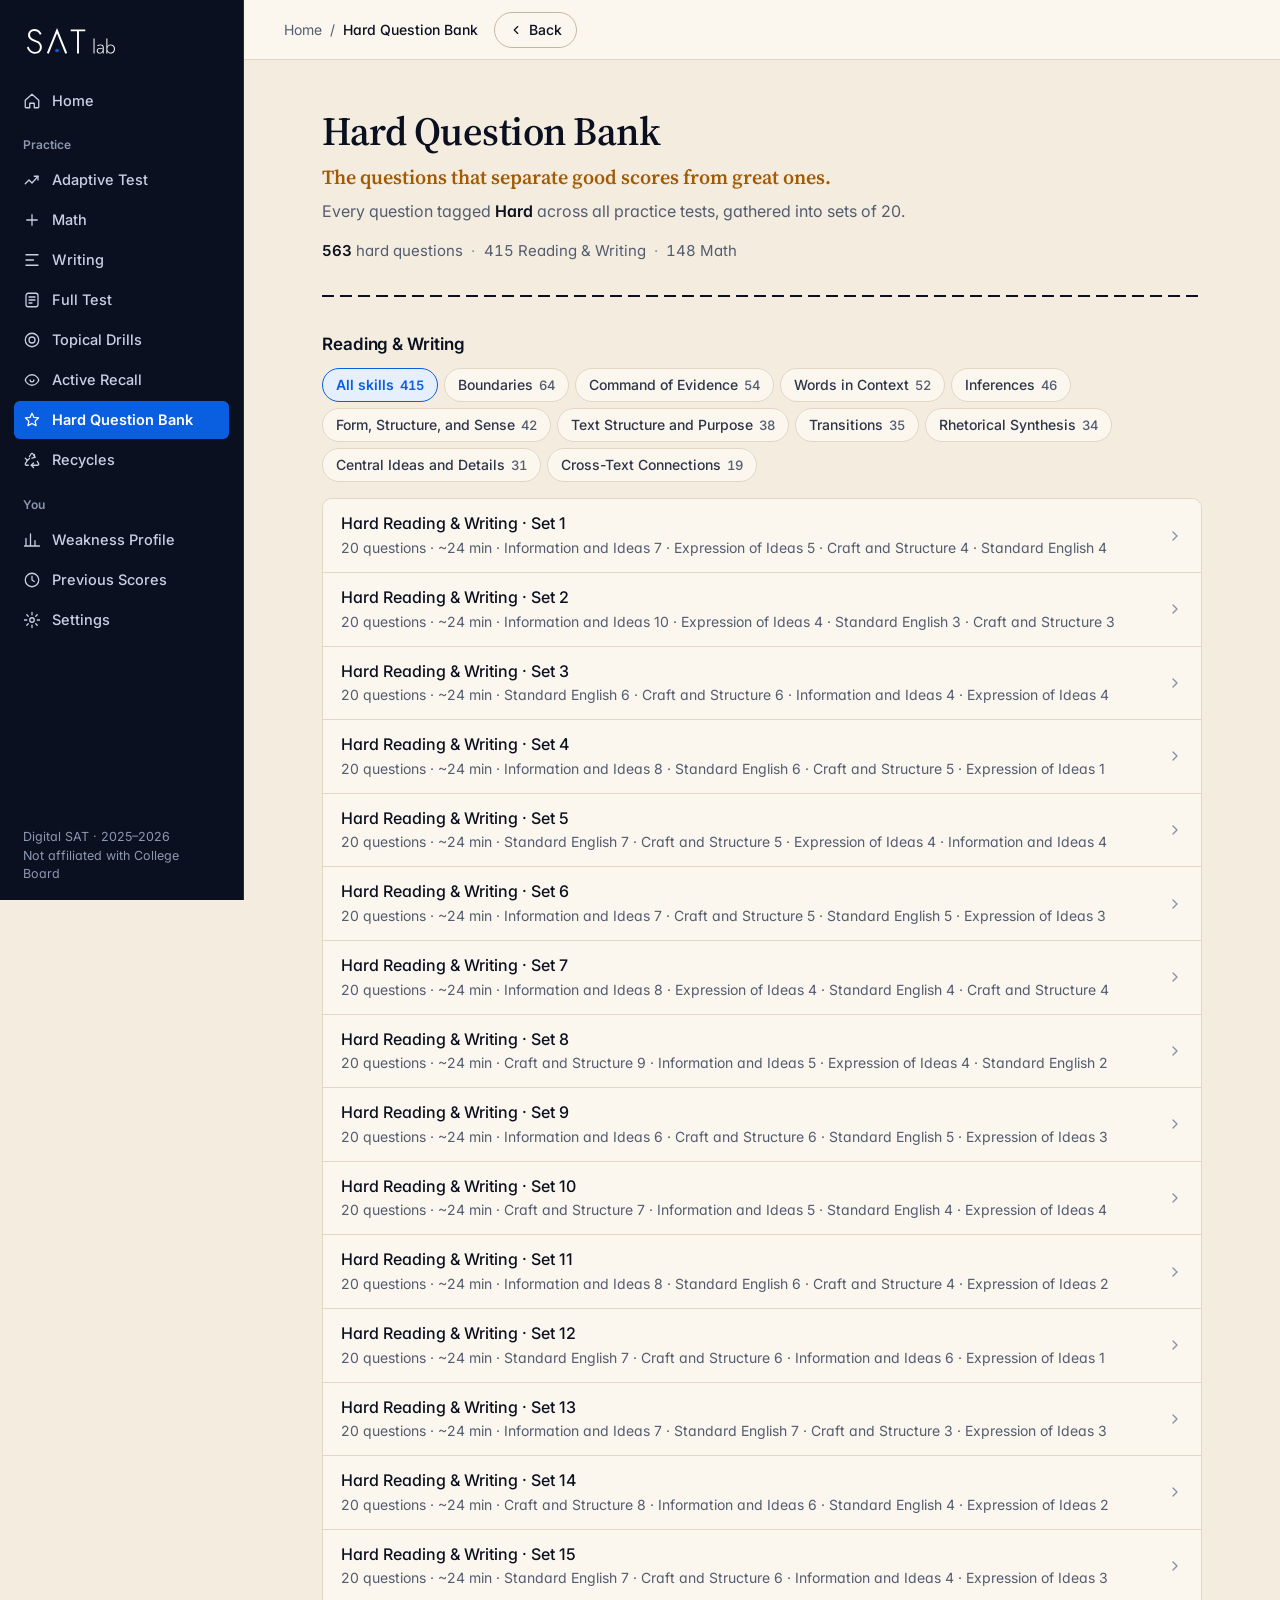
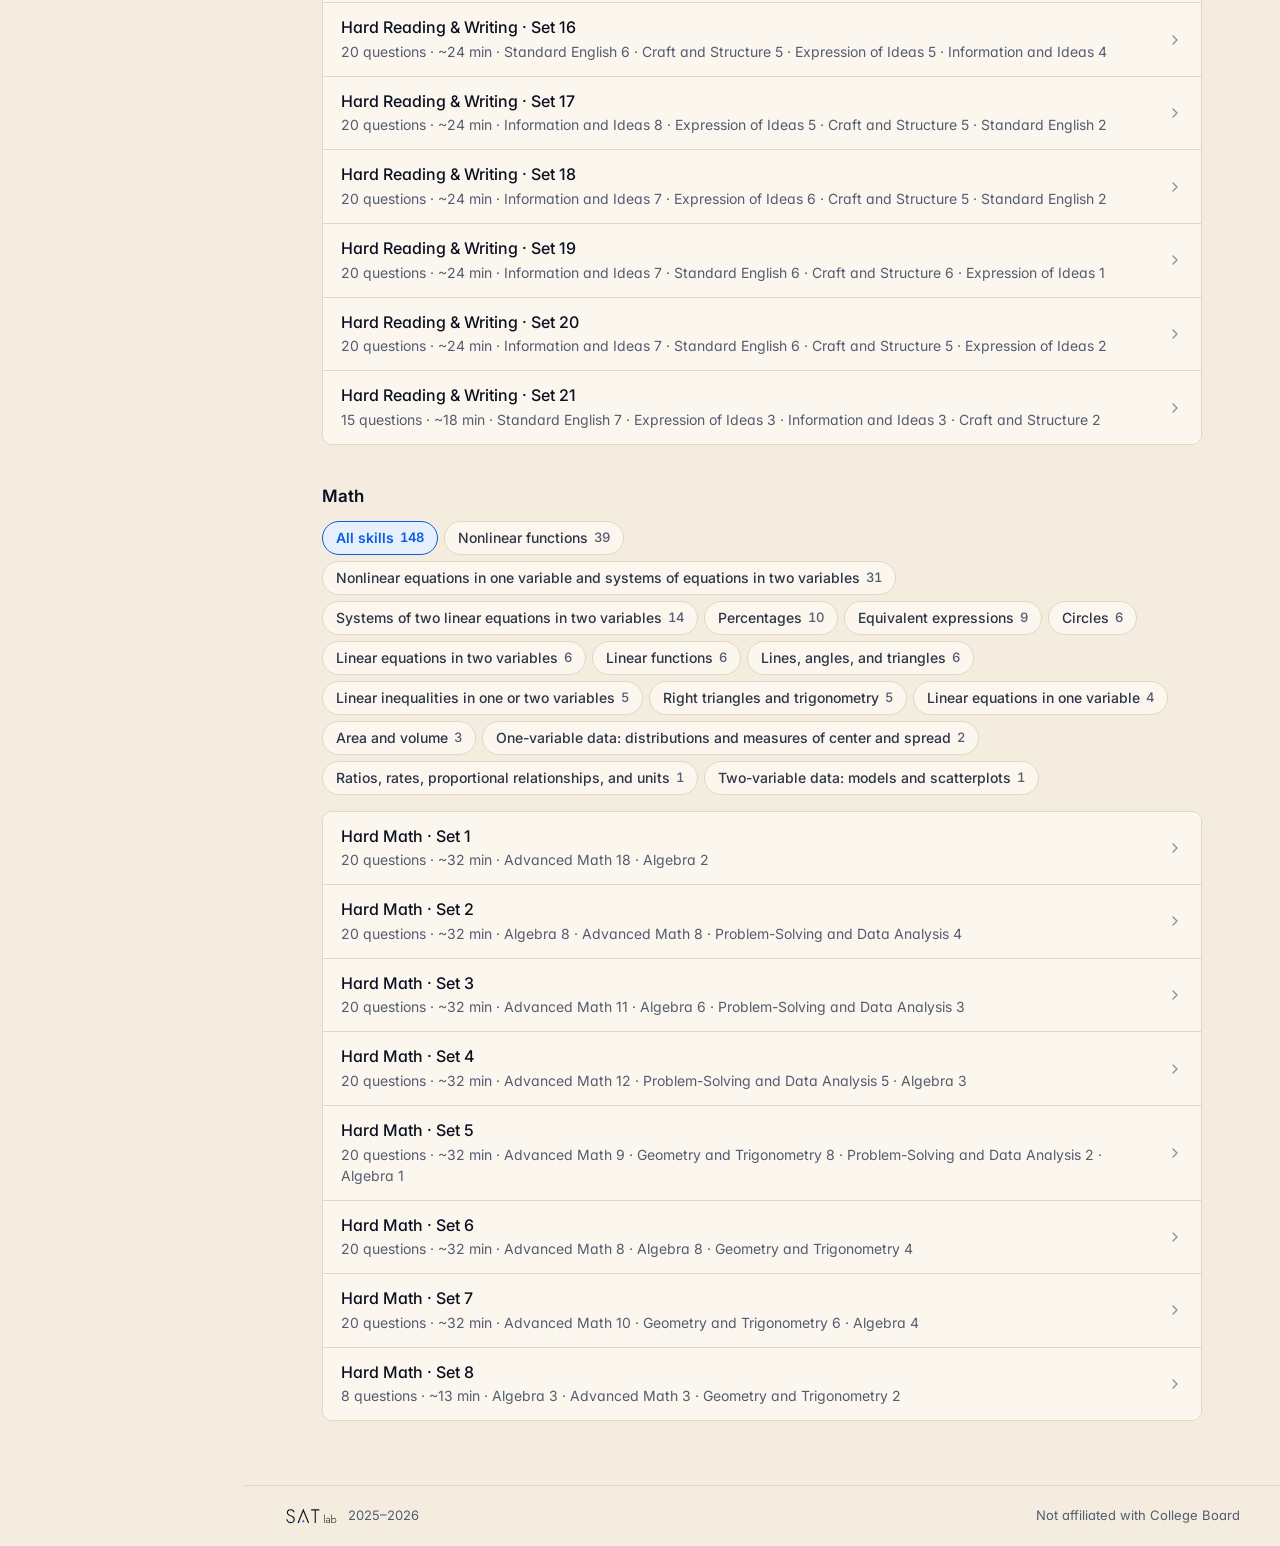
<file: hard.html>
<!DOCTYPE html>
<html lang="en">
<head>
  <meta charset="UTF-8" />
  <title>Hard Question Bank — SATLab</title>
  <link rel="icon" type="image/svg+xml" href="brand/satlab-icon.svg" />
  <link rel="icon" type="image/png" sizes="32x32" href="brand/favicon-32.png" />
  <link rel="apple-touch-icon" href="brand/apple-touch-icon.png" />
  <meta name="theme-color" content="#0B1020" />
  <!-- The Hard Question Bank now lives on the home page (index.html#hard). -->
  <meta http-equiv="refresh" content="0; url=index.html#hard" />
  <script>location.replace('index.html#hard');</script>
</head>
<body><a href="index.html#hard">Go to the Hard Question Bank</a></body>
</html>
</file>
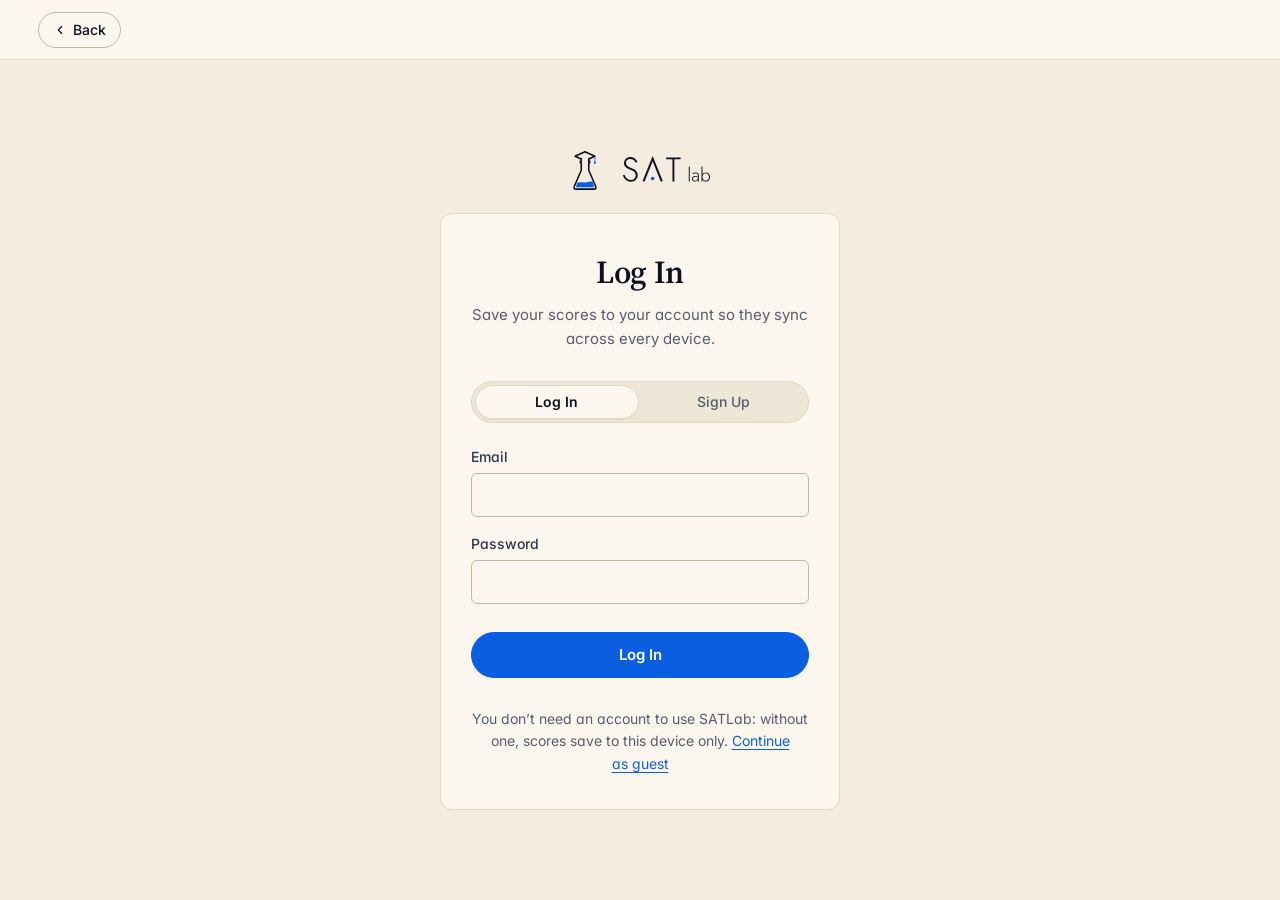
<file: login.html>
<!DOCTYPE html>
<html lang="en">
<head>
  <meta charset="UTF-8" />
  <script>(function(){try{var t=localStorage.getItem('sat-theme');if(t==='dark')document.documentElement.setAttribute('data-theme','dark');}catch(e){}})();</script>
  <meta name="viewport" content="width=device-width, initial-scale=1.0" />
  <title>Log In — SATLab</title>
  <link rel="icon" type="image/svg+xml" href="brand/satlab-icon.svg" />
  <link rel="icon" type="image/png" sizes="32x32" href="brand/favicon-32.png" />
  <link rel="apple-touch-icon" href="brand/apple-touch-icon.png" />
  <meta name="theme-color" content="#0B1020" />
  <link rel="preconnect" href="https://fonts.googleapis.com" />
  <link href="https://fonts.googleapis.com/css2?family=Inter:wght@400;500;600;700&family=Source+Serif+4:opsz,wght@8..60,400;8..60,600&display=swap" rel="stylesheet" />
  <style>
    *, *::before, *::after { box-sizing: border-box; margin: 0; padding: 0; }
    :root { --black:#111111; --gray-dark:#3A3A3A; --gray-mid:#767676; --gray-light:#C4C4C4; --gray-border:#DCDCDC; --gray-bg:#F5F5F5; --white:#f2f2f2; --correct:#1a7a3c; --incorrect:#c0392b; }
    :root[data-theme="dark"] { --black:#EDEDED; --gray-dark:#C7C7C7; --gray-mid:#9A9A9A; --gray-light:#5A5A5A; --gray-border:#333333; --gray-bg:#1B1B1B; --white:#121212; }
    html, body { font-family:'DM Sans',sans-serif; background:var(--white); color:var(--black); min-height:100vh; font-size:15px; -webkit-font-smoothing:antialiased; transition:background .2s ease,color .2s ease; }
    .page { display:flex; min-height:100vh; flex-direction:column; }

    .site-header { display:flex; align-items:center; justify-content:space-between; padding:0 2.5rem; height:56px; border-bottom:1px solid var(--gray-border); background:var(--white); position:sticky; top:0; z-index:100; }
    .logo { font-size:14px; font-weight:500; letter-spacing:.06em; color:var(--black); text-transform:uppercase; cursor:pointer; }
    .back-btn { font-size:13px; color:var(--gray-mid); background:none; border:1px solid var(--gray-border); border-radius:6px; padding:6px 14px; cursor:pointer; font-family:'DM Sans',sans-serif; transition:color .15s,border-color .15s; }
    .back-btn:hover { color:var(--black); border-color:var(--black); }

    .auth-wrap { flex:1; display:flex; align-items:center; justify-content:center; padding:2.5rem; }
    .auth-box { width:100%; max-width:380px; }
    .auth-label { font-size:11px; letter-spacing:.14em; text-transform:uppercase; color:var(--gray-mid); margin-bottom:1rem; text-align:center; }
    .auth-title { font-family:'Source Serif 4',serif; font-size:30px; font-weight:300; color:var(--black); margin-bottom:.5rem; text-align:center; }
    .auth-sub { font-size:13px; color:var(--gray-mid); margin-bottom:2rem; text-align:center; line-height:1.6; }

    .tabs { display:flex; border:1px solid var(--gray-border); border-radius:6px; overflow:hidden; margin-bottom:1.75rem; }
    .tab { flex:1; text-align:center; padding:9px 0; font-size:13px; cursor:pointer; color:var(--gray-mid); transition:background .15s,color .15s; user-select:none; }
    .tab.active { background:var(--black); color:var(--white); }

    .field { margin-bottom:1.1rem; }
    .field label { display:block; font-size:12px; color:var(--gray-mid); margin-bottom:.4rem; }
    .field input { width:100%; padding:10px 12px; border:1px solid var(--gray-border); border-radius:6px; background:var(--white); color:var(--black); font-family:'DM Sans',sans-serif; font-size:14px; }
    .field input:focus { outline:none; border-color:var(--black); }

    .submit-btn { width:100%; padding:11px 0; background:var(--black); color:var(--white); border:none; border-radius:6px; font-size:14px; font-weight:500; cursor:pointer; margin-top:.5rem; transition:opacity .15s; }
    .submit-btn:hover { opacity:.85; }
    .submit-btn:disabled { opacity:.5; cursor:default; }

    .msg { font-size:13px; margin-top:1rem; padding:10px 12px; border-radius:6px; display:none; }
    .msg.error { display:block; background:rgba(192,57,43,0.1); color:var(--incorrect); }
    .msg.success { display:block; background:rgba(26,122,60,0.1); color:var(--correct); }

    .guest-note { font-size:12px; color:var(--gray-mid); text-align:center; margin-top:2rem; line-height:1.6; }
    .guest-note a { color:var(--black); }
  </style>
  <link rel="stylesheet" href="theme.css?v=9" />
</head>
<body>

<div class="page">
  <header class="site-header">
    <button class="back-btn is-back" onclick="window.location.href='index.html'">Back</button>
  </header>

  <div class="auth-wrap">
    <div class="auth-col">
    <a class="auth-brand" href="index.html"><img class="mark on-light" src="brand/satlab-icon.svg" alt="" width="60" height="60" /><img class="mark on-dark" src="brand/satlab-icon-white.svg" alt="" width="60" height="60" /><img class="wm on-light" src="brand/satlab-wordmark.svg" alt="SATLab" width="95" height="30" /><img class="wm on-dark" src="brand/satlab-wordmark-white.svg" alt="SATLab" width="95" height="30" /></a>
    <div class="auth-box">
      <h1 class="auth-title" id="auth-title">Log In</h1>
      <p class="auth-sub">Save your scores to your account so they sync across every device.</p>

      <div class="tabs" role="tablist" aria-label="Log in or sign up">
        <div class="tab active" id="tab-login" onclick="switchTab('login')" role="tab" aria-selected="true">Log In</div>
        <div class="tab" id="tab-signup" onclick="switchTab('signup')" role="tab" aria-selected="false">Sign Up</div>
      </div>

      <form id="auth-form" onsubmit="handleSubmit(event)">
        <div class="field">
          <label for="email">Email</label>
          <input type="email" id="email" autocomplete="email" required />
        </div>
        <div class="field">
          <label for="password">Password</label>
          <input type="password" id="password" autocomplete="current-password" required minlength="8" />
        </div>
        <button type="submit" class="submit-btn" id="submit-btn">Log In</button>
      </form>

      <div class="msg" id="msg" role="status" aria-live="polite"></div>

      <p class="guest-note">You don’t need an account to use SATLab: without one, scores save to this device only. <a href="index.html">Continue as guest</a></p>
    </div>
    </div>
  </div>
</div>

<script src="auth.js"></script>
<script src="kbd.js"></script>
<script>
  let mode = 'login';

  function switchTab(m) {
    mode = m;
    document.getElementById('tab-login').classList.toggle('active', m === 'login');
    document.getElementById('tab-signup').classList.toggle('active', m === 'signup');
    document.getElementById('tab-login').setAttribute('aria-selected', String(m === 'login'));
    document.getElementById('tab-signup').setAttribute('aria-selected', String(m === 'signup'));
    document.getElementById('auth-title').textContent = m === 'login' ? 'Log In' : 'Sign Up';
    document.getElementById('submit-btn').textContent = m === 'login' ? 'Log In' : 'Create Account';
    document.getElementById('password').autocomplete = m === 'login' ? 'current-password' : 'new-password';
    hideMsg();
  }

  function showMsg(text, type) {
    const el = document.getElementById('msg');
    el.textContent = text;
    el.className = `msg ${type}`;
  }
  function hideMsg() {
    const el = document.getElementById('msg');
    el.className = 'msg';
  }

  async function handleSubmit(e) {
    e.preventDefault();
    hideMsg();
    const email = document.getElementById('email').value.trim();
    const password = document.getElementById('password').value;
    const btn = document.getElementById('submit-btn');
    btn.disabled = true;
    btn.textContent = mode === 'login' ? 'Logging in…' : 'Creating account…';

    try {
      if (mode === 'login') await authLogin(email, password);
      else await authSignup(email, password);
      showMsg("You're in! Redirecting…", 'success');
      setTimeout(() => { window.location.href = 'index.html'; }, 700);
    } catch (err) {
      showMsg(err.message || 'Something went wrong.', 'error');
      btn.disabled = false;
      btn.textContent = mode === 'login' ? 'Log In' : 'Create Account';
    }
  }

  // If already logged in, just bounce back home
  (async () => {
    if (authIsLoggedIn()) {
      const email = await authVerifySession();
      if (email) window.location.href = 'index.html';
    }
  })();
</script>
</body>
</html>
</file>
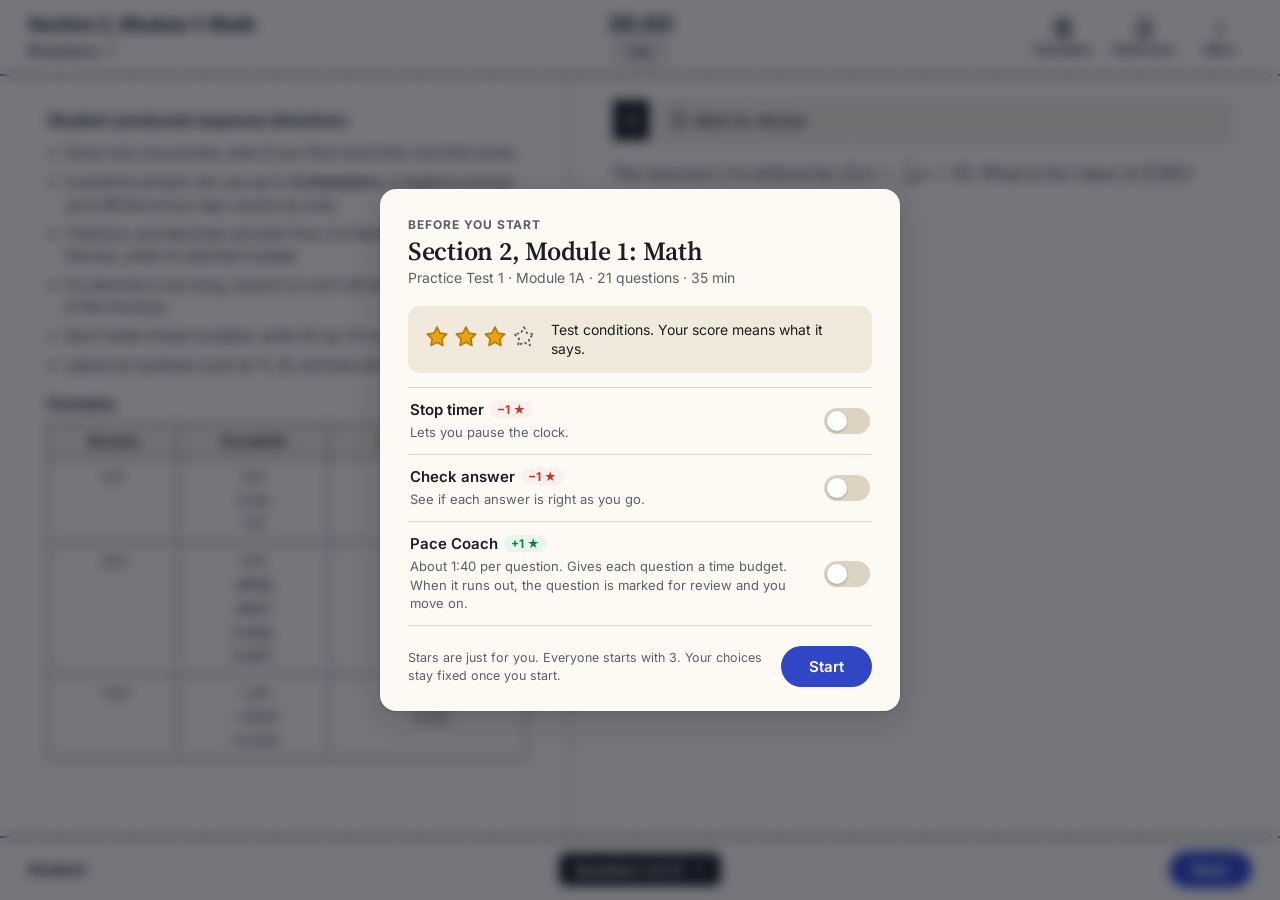
<file: math.html>
<!DOCTYPE html>
<html lang="en">
<head>
  <meta charset="UTF-8" />
  <script>(function(){try{var t=localStorage.getItem('sat-theme');if(t==='dark')document.documentElement.setAttribute('data-theme','dark');}catch(e){}})();</script>
  <!-- Google tag (gtag.js) -->
  <script async src="https://www.googletagmanager.com/gtag/js?id=G-TMX8HFTQVZ"></script>
  <script>
    window.dataLayer = window.dataLayer || [];
    function gtag(){dataLayer.push(arguments);}
    gtag('js', new Date());
    gtag('config', 'G-TMX8HFTQVZ');
  </script>
  <meta name="viewport" content="width=device-width, initial-scale=1.0" />
  <title>SAT Practice — Math</title>
  <link rel="icon" type="image/svg+xml" href="brand/satlab-icon.svg" />
  <link rel="icon" type="image/png" sizes="32x32" href="brand/favicon-32.png" />
  <link rel="apple-touch-icon" href="brand/apple-touch-icon.png" />
  <meta name="theme-color" content="#0B1020" />
  <link rel="preconnect" href="https://fonts.googleapis.com" />
  <link rel="preconnect" href="https://fonts.gstatic.com" crossorigin />
  <link href="https://fonts.googleapis.com/css2?family=Inter:wght@400;500;600;700&family=Source+Serif+4:opsz,wght@8..60,400;8..60,600&family=DM+Mono:wght@400;500&display=swap" rel="stylesheet" />
  <style>
    *, *::before, *::after { box-sizing: border-box; margin: 0; padding: 0; }
    :root {
      --black: #111111; --gray-dark: #3A3A3A; --gray-mid: #767676;
      --gray-light: #C4C4C4; --gray-border: #DCDCDC; --gray-bg: #F5F5F5;
      --white: #f2f2f2; --correct: #1a7a3c; --incorrect: #c0392b;
    }
    :root[data-theme="dark"] {
      --black: #EDEDED; --gray-dark: #C7C7C7; --gray-mid: #9A9A9A;
      --gray-light: #5A5A5A; --gray-border: #333333; --gray-bg: #1B1B1B; --white: #121212;
    }
    html, body { height: 100%; -webkit-font-smoothing: antialiased; overflow: hidden; }
    /* The shared exam layout (header, panes, choices, navigator, footer) lives in exam.css; Math-only parts are here. */

    /* ── LOADING ── */
    .loading-screen { position: fixed; inset: 0; display: flex; align-items: center; justify-content: center; flex-direction: column; gap: 1rem; z-index: 500; }
    .loading-screen.gone { display: none; }
    .loading-spinner { width: 32px; height: 32px; border: 2px solid var(--ex-line, #ddd); border-top-color: var(--ex-blue, #3046c5); border-radius: 50%; animation: spin .8s linear infinite; }
    @keyframes spin { to { transform: rotate(360deg); } }
    .loading-label { font-size: 13px; color: var(--ex-muted, #666); max-width: 32rem; text-align: center; padding: 0 1rem; }

    /* ── BODY: question area (one column for multiple choice, two panes for student-produced response) + tool pane ── */
    .mx-main { flex: 1 1 0; min-width: 0; display: flex; overflow: hidden; --ex-split: 44%; }
    .mx-main.is-mc .mx-dir, .mx-main.is-mc .ex-divider { display: none; }
    .mx-main.is-mc .ex-question { padding: 1.5rem 2rem 3rem; }
    .mx-main.is-mc .ex-question-inner { max-width: 780px; }
    .mx-main.is-fr .ex-question-inner { max-width: 720px; }

    /* student-produced response directions (left pane) */
    .mx-dir { font-size: 14.5px; line-height: 1.55; color: var(--ex-fg); }
    .mx-dir-inner { max-width: 600px; margin: 0 auto; }
    .mx-dir summary { list-style: none; cursor: default; font-size: 16px; font-weight: 700; margin-bottom: .6rem; display: flex; align-items: center; gap: 6px; }
    .mx-dir summary::-webkit-details-marker { display: none; }
    .mx-dir summary .ex-ico { display: none !important; }
    .mx-dir ul { margin: 0 0 1rem 1.15rem; display: flex; flex-direction: column; gap: .4rem; }
    .mx-dir p { margin: 0 0 .7rem; }
    .mx-ex-title { font-weight: 700; margin: 1rem 0 .5rem; }
    .mx-ex { width: 100%; border-collapse: collapse; font-size: 14px; }
    .mx-ex th, .mx-ex td { border: 1px solid var(--ex-choice-border); padding: 6px 9px; text-align: center; vertical-align: top; }
    .mx-ex th { background: var(--ex-band); font-weight: 700; }
    .mx-ex td { font-variant-numeric: tabular-nums; line-height: 1.7; }

    /* question image (stem + answer choices are part of the picture) */
    .q-img-wrap { border: 1px solid var(--ex-line); border-radius: 6px; overflow: hidden; background: #fff; margin-bottom: 1.25rem; }
    .q-img-wrap img { width: 100%; display: block; }
    .q-img-crop { overflow: hidden; min-width: 600px; } /* trimmed to the image's content (see cropImg); never shrunk past readable */
    .q-img-wrap { overflow-x: auto; }
    .ex-body.tool-open .mx-main { --ex-split: 30%; } /* calculator open: give the question more room */
    .q-img-err { padding: 1rem; color: var(--ex-incorrect); font-size: 13px; }
    .q-text-block { font-family: var(--ex-serif); font-size: 17px; line-height: 1.6; color: var(--ex-fg); margin: 0 0 1.25rem; }

    /* multiple choice: "Choice A" boxes (the choice text is in the image above) */
    .exam .answer-option .answer-text.mx-choice-lbl { font-family: var(--ex-ui); font-size: 15px; font-weight: 600; }
    .mx-hint { font-size: 14px; font-weight: 600; }
    .mx-hint.ok { color: var(--ex-correct); } .mx-hint.bad { color: var(--ex-incorrect); } .mx-hint.skip { color: var(--ex-muted); font-weight: 500; }

    /* student-produced response box + preview */
    .fr-wrap { display: flex; flex-direction: column; gap: .55rem; margin-top: .25rem; }
    .fr-input {
      width: 190px; max-width: 100%; padding: 10px 14px; border: 2px solid var(--ex-choice-border); border-radius: 8px;
      font-family: var(--ex-ui); font-size: 20px; font-weight: 600; font-variant-numeric: tabular-nums;
      color: var(--ex-fg); background: var(--ex-bg); outline: none; transition: border-color .12s, box-shadow .12s;
    }
    .fr-input:focus { border-color: var(--ex-blue); box-shadow: 0 0 0 1px var(--ex-blue); }
    .fr-input.correct { border-color: var(--ex-correct); background: var(--ex-correct-soft); }
    .fr-input.wrong { border-color: var(--ex-incorrect); background: var(--ex-incorrect-soft); }
    .fr-input[readonly] { cursor: default; }
    .mx-preview { display: flex; align-items: center; gap: .5rem; min-height: 40px; font-size: 15px; }
    .mx-preview-lbl { font-weight: 700; }
    .mx-preview-val { font-family: var(--ex-serif); font-size: 19px; display: inline-flex; align-items: center; gap: 2px; }
    .mx-frac { display: inline-flex; flex-direction: column; align-items: center; line-height: 1.05; font-size: 16px; vertical-align: middle; }
    .mx-frac > span:first-child { border-bottom: 1.5px solid currentColor; padding: 0 3px 1px; }
    .mx-frac > span:last-child { padding: 1px 3px 0; }
    .mx-len-note { font-size: 12.5px; color: var(--ex-muted); }
    .fr-result { font-size: 14px; font-weight: 600; }
    .fr-result.ok { color: var(--ex-correct); } .fr-result.bad { color: var(--ex-incorrect); }
    .chk-lock { font-size: 13px; color: var(--ex-muted); }
    .exam .rationale-box { white-space: pre-line; }

    /* ── TOOL PANE (calculator) ── */
    .tool-pane { width: 420px; flex-shrink: 0; border-left: 2px solid var(--ex-line); display: flex; flex-direction: column; overflow: hidden; background: var(--ex-bg); }
    .tool-pane.closed { display: none; }
    .tool-tabs { display: flex; align-items: stretch; border-bottom: 1px solid var(--ex-line); background: var(--ex-band); flex-shrink: 0; }
    .ttab { flex: 1; padding: 11px 0; text-align: center; font-size: 13px; font-weight: 600; color: var(--ex-muted); cursor: pointer; border: none; background: none; border-bottom: 3px solid transparent; }
    .ttab:hover { color: var(--ex-fg); }
    .ttab.on { color: var(--ex-fg); border-bottom-color: var(--ex-blue); background: var(--ex-bg); }
    .tool-x { padding: 0 12px; font-size: 18px; }
    .tcontent { flex: 1; overflow: hidden; display: none; }
    .tcontent.on { display: flex; flex-direction: column; }
    .calc-wrap { padding: 1.25rem; display: flex; flex-direction: column; height: 100%; overflow-y: auto; }
    .calc-disp { background: #15171c; border-radius: 8px; padding: 1rem 1.25rem; margin-bottom: 1rem; min-height: 80px; display: flex; flex-direction: column; align-items: flex-end; justify-content: flex-end; gap: 4px; }
    .c-expr { font-family: 'DM Mono', monospace; font-size: 13px; color: #9aa0aa; word-break: break-all; text-align: right; min-height: 16px; }
    .c-res { font-family: 'DM Mono', monospace; font-size: 28px; color: #fff; word-break: break-all; text-align: right; }
    .calc-grid { display: grid; grid-template-columns: repeat(4, 1fr); gap: 6px; }
    .cbtn { padding: 12px 0; border: 1.5px solid var(--ex-line); border-radius: 8px; font-family: var(--ex-ui); font-size: 15px; font-weight: 600; cursor: pointer; background: var(--ex-bg); color: var(--ex-fg); user-select: none; }
    .cbtn:hover { border-color: var(--ex-blue); }
    .cbtn.op { background: var(--ex-band); }
    .cbtn.eq { background: var(--ex-blue); color: #fff; border-color: var(--ex-blue); }
    :root[data-theme="dark"] .exam .cbtn.eq { color: #10121a; }
    .cbtn.fn { font-size: 13px; color: var(--ex-muted); }
    .cbtn.fn:hover { color: var(--ex-fg); }
    .cbtn.clr { color: var(--ex-incorrect); }
    .desmos-wrap { flex: 1; overflow: hidden; }
    #desmos-el { width: 100%; height: 100%; }

    /* ── OVERLAYS (review / score / reference / exit) ── */
    .overlay { display: none; position: fixed; inset: 0; z-index: 300; align-items: center; justify-content: center; padding: 1rem; }
    .overlay.open { display: flex; }
    .overlay-box { width: 100%; max-width: 560px; max-height: 84vh; overflow-y: auto; padding: 2rem 2.25rem; animation: fadeSlide .2s ease; }
    @keyframes fadeSlide { from { opacity: 0; transform: translateY(10px); } to { opacity: 1; transform: translateY(0); } }
    .overlay-title { margin-bottom: .4rem; }
    .overlay-sub { font-size: 14px; color: var(--ex-muted); margin-bottom: 1.25rem; }
    .score-big { font-size: 56px; font-weight: 700; line-height: 1; }
    .score-label { font-size: 14px; color: var(--ex-muted); margin-bottom: 1.5rem; }
    .score-breakdown { display: flex; gap: 2rem; margin-bottom: 1.75rem; padding-top: 1.25rem; border-top: 1px solid var(--ex-line); }
    .score-stat .num { font-size: 22px; font-weight: 700; font-variant-numeric: tabular-nums; }
    .score-stat .lbl { font-size: 11px; color: var(--ex-muted); text-transform: uppercase; letter-spacing: .08em; font-weight: 600; }
    .domain-breakdown { margin-bottom: 1.75rem; }
    .domain-row { display: flex; align-items: center; gap: .75rem; padding: .5rem 0; border-bottom: 1px solid var(--ex-line); font-size: 13px; }
    .domain-name { flex: 1; }
    .domain-score { font-size: 13px; color: var(--ex-muted); font-variant-numeric: tabular-nums; }
    .domain-bar-wrap { width: 80px; height: 5px; background: var(--ex-band); border-radius: 3px; }
    .domain-bar { height: 5px; background: var(--ex-blue) !important; border-radius: 3px; }
    .review-grid { padding: .5rem 0 .75rem; }
    .review-list { display: flex; flex-direction: column; margin-bottom: 1.5rem; }
    .review-item { display: flex; align-items: center; gap: .75rem; padding: .6rem .25rem; border-bottom: 1px solid var(--ex-line); font-size: 13px; cursor: pointer; border-radius: 4px; }
    .review-item:hover { background: var(--ex-band); }
    .review-num { width: 28px; font-weight: 700; color: var(--ex-muted); font-variant-numeric: tabular-nums; }
    .review-q { flex: 1; min-width: 0; white-space: nowrap; overflow: hidden; text-overflow: ellipsis; }
    .review-fr { font-size: 11px; font-weight: 700; color: var(--ex-muted); border: 1px solid var(--ex-line); border-radius: 4px; padding: 0 5px; margin-left: 4px; }
    .review-status { width: 8px; height: 8px; border-radius: 50%; flex-shrink: 0; }
    .status-correct { background: var(--ex-correct); } .status-incorrect { background: var(--ex-incorrect); } .status-unanswered { background: var(--ex-line); }
    .review-flag { color: var(--ex-red); font-size: 12px; font-weight: 600; display: inline-flex; align-items: center; gap: 3px; }
    .overlay-btn-row { display: flex; gap: .75rem; }
    .overlay-btn { flex: 1; font-size: 14px; padding: 10px 0; cursor: pointer; }
    .ref-grid { display: grid; grid-template-columns: 1fr 1fr; gap: .75rem; margin-bottom: 1.25rem; }
    .exam .ref-item { border: 1px solid var(--ex-line); border-radius: 8px; padding: .85rem 1rem; background: var(--ex-bg); box-shadow: none; }
    .ref-ttl { font-size: 12px; font-weight: 700; color: var(--ex-muted); margin-bottom: .35rem; }
    .ref-f { font-family: var(--ex-serif); font-size: 16px; line-height: 1.6; color: var(--ex-fg); }
    .ref-foot { font-size: 13px; color: var(--ex-muted); margin-bottom: 1.25rem; line-height: 1.6; }

    /* ── PHONES ── */
    @media (max-width: 760px) {
      .mx-main { flex: none; flex-direction: column; overflow: visible; }
      .mx-main.is-mc .ex-question { padding: 1rem 1rem 1.5rem; }
      .mx-dir { padding: .8rem 1rem; font-size: 14px; }
      .mx-dir summary { cursor: pointer; font-size: 15px; margin: 0; }
      .mx-dir details[open] summary { margin-bottom: .6rem; }
      .mx-dir summary .ex-ico { display: inline-flex !important; transition: transform .15s; }
      .mx-dir details[open] summary .ex-ico { transform: rotate(180deg); }
      /* keep the question image readable: it scrolls sideways inside its box, never the page */
      .q-img-wrap { overflow-x: auto; -webkit-overflow-scrolling: touch; }
      .q-img-crop { min-width: 640px; }
      .tool-pane:not(.closed) { position: fixed; top: var(--ex-head-h); bottom: var(--ex-foot-h); left: 0; right: 0; width: auto; z-index: 190; border-left: none; }
      .overlay-box { padding: 1.5rem 1.25rem; }
      .score-breakdown { gap: 1.25rem; }
      .ref-grid { grid-template-columns: 1fr; }
    }
  </style>
  <link rel="stylesheet" href="theme.css?v=9" />
  <link rel="stylesheet" href="exam.css?v=2" />
  <script src="math_render.js"></script>
</head>
<body class="exam">

<div class="loading-screen" id="loading">
  <div class="loading-spinner"></div>
  <div class="loading-label" id="load-lbl">Loading…</div>
</div>

<!-- HEADER -->
<header class="ex-header">
  <div class="ex-h-left">
    <h1 class="ex-title" id="ex-title">Section 2: Math</h1>
    <button type="button" class="ex-linkbtn" id="btn-directions" data-ex-pop="ex-directions" aria-controls="ex-directions">Directions <span class="ex-ico" data-icon="chevDown"></span></button>
  </div>
  <div class="ex-h-center">
    <div class="ex-timer" id="timer" role="timer" aria-live="off">35:00</div>
    <button type="button" class="ex-pill" id="ttog" onclick="toggleTimer()" aria-label="Hide timer">Hide</button>
  </div>
  <div class="ex-h-right">
    <button type="button" class="ex-tool" id="btn-calc" onclick="toggleCalc()" aria-pressed="false" title="Calculator"><span class="mx-ico" data-mx-icon="calc"></span><span class="ex-tool-label">Calculator</span></button>
    <button type="button" class="ex-tool" id="btn-ref" onclick="openO('ref-o')" title="Reference sheet"><span class="mx-ico" data-mx-icon="ref"></span><span class="ex-tool-label">Reference</span></button>
    <button type="button" class="ex-tool" id="btn-more" data-ex-pop="ex-more" aria-controls="ex-more" aria-haspopup="menu" title="More"><span class="ex-ico" data-icon="more"></span><span class="ex-tool-label">More</span></button>
  </div>
</header>

<div class="ex-pop ex-directions" id="ex-directions" role="dialog" aria-label="Directions" hidden>
  <h2>Directions</h2>
  <p>The questions in this section cover a range of math skills. You may use a calculator on every question, and a reference sheet of common formulas is available from the Reference button.</p>
  <p>Unless a question says otherwise, all variables and expressions stand for real numbers, figures are drawn to scale and lie in a plane, and the domain of a function <i>f</i> is every real number <i>x</i> for which <i>f</i>(<i>x</i>) is a real number.</p>
  <p>For multiple-choice questions, work out the answer and pick the one best choice. For student-produced response questions, type your answer in the box; the rules for entering it are shown next to each of those questions.</p>
  <div class="ex-pop-actions"><button type="button" class="ex-btn" onclick="Exam.closePopovers(true)" data-ex-autofocus>Close</button></div>
</div>

<div class="ex-pop ex-menu" id="ex-more" role="menu" aria-label="More" hidden>
  <button type="button" role="menuitem" id="tpause" onclick="togglePause()"><span class="ex-ico" data-icon="pause"></span><span id="pause-label">Pause timer</span></button>
  <button type="button" role="menuitem" id="btn-report" onclick="openReport()"><span class="ex-ico" data-icon="flag"></span>Report a problem</button>
  <hr />
  <button type="button" role="menuitem" onclick="confirmExit()"><span class="ex-ico" data-icon="exit"></span>Exit</button>
</div>

<!-- MAIN -->
<main class="ex-body" id="ex-body">
  <div class="mx-main is-mc" id="mx-main">
    <section class="ex-pane ex-passage mx-dir" id="fr-dir" aria-label="Student-produced response directions">
      <div class="mx-dir-inner">
        <details id="fr-dir-details" open>
          <summary>Student-produced response directions <span class="ex-ico" data-icon="chevDown"></span></summary>
          <ul>
            <li>Enter only one answer, even if you find more than one that works.</li>
            <li>A positive answer can use up to <b>5 characters</b>; a negative answer up to <b>6</b> (the minus sign counts as one).</li>
            <li>Fractions and decimals are both fine. If a fraction is too long for the box, enter its decimal instead.</li>
            <li>If a decimal is too long, round it or cut it off at the fourth digit (so it fills the box).</li>
            <li>Don't enter mixed numbers: write 3½ as 7/2 or 3.5.</li>
            <li>Leave out symbols such as %, $, commas and units.</li>
          </ul>
          <div class="mx-ex-title">Examples</div>
          <table class="mx-ex">
            <thead><tr><th>Answer</th><th>Accepted</th><th>Not accepted</th></tr></thead>
            <tbody>
              <tr><td>3.5</td><td>3.5<br>3.50<br>7/2</td><td>31/2<br>3 1/2</td></tr>
              <tr><td>2/3</td><td>2/3<br>.6666<br>.6667<br>0.666<br>0.667</td><td>0.66<br>.66<br>0.67<br>.67</td></tr>
              <tr><td>−1/3</td><td>−1/3<br>−.3333<br>−0.333</td><td>−.33<br>−0.33</td></tr>
            </tbody>
          </table>
        </details>
      </div>
    </section>
    <div class="ex-divider" id="divider"><span class="ex-divider-grip"><i></i><i></i><i></i></span></div>
    <section class="ex-pane ex-question" id="q-pane" aria-label="Question"></section>
  </div>
  <aside class="tool-pane closed" id="tool-pane" aria-label="Calculator">
    <div class="tool-tabs" role="tablist">
      <button type="button" class="ttab on" id="ttab-desmos" role="tab" onclick="switchTab('desmos')">Graphing</button>
      <button type="button" class="ttab" id="ttab-calc" role="tab" onclick="switchTab('calc')">Basic</button>
      <button type="button" class="ex-iconbtn tool-x" aria-label="Close calculator" onclick="toggleCalc()"><span class="ex-ico" data-icon="close"></span></button>
    </div>
    <div class="tcontent" id="tc-calc">
      <div class="calc-wrap">
        <div class="calc-disp">
          <div class="c-expr" id="c-expr"></div>
          <div class="c-res"  id="c-res">0</div>
        </div>
        <div class="calc-grid">
          <button class="cbtn fn" onclick="cf('sin(')">sin</button>
          <button class="cbtn fn" onclick="cf('cos(')">cos</button>
          <button class="cbtn fn" onclick="cf('tan(')">tan</button>
          <button class="cbtn fn" onclick="cf('sqrt(')">√</button>
          <button class="cbtn fn" onclick="cf('log(')">log</button>
          <button class="cbtn fn" onclick="cf('ln(')">ln</button>
          <button class="cbtn fn" onclick="cf('Math.PI')">π</button>
          <button class="cbtn fn" onclick="cf('**')">xʸ</button>
          <button class="cbtn clr" onclick="cClr()">AC</button>
          <button class="cbtn op" onclick="cf('(')">(</button>
          <button class="cbtn op" onclick="cf(')')">)</button>
          <button class="cbtn op" onclick="cf('/')">÷</button>
          <button class="cbtn" onclick="cn('7')">7</button>
          <button class="cbtn" onclick="cn('8')">8</button>
          <button class="cbtn" onclick="cn('9')">9</button>
          <button class="cbtn op" onclick="cf('*')">×</button>
          <button class="cbtn" onclick="cn('4')">4</button>
          <button class="cbtn" onclick="cn('5')">5</button>
          <button class="cbtn" onclick="cn('6')">6</button>
          <button class="cbtn op" onclick="cf('-')">−</button>
          <button class="cbtn" onclick="cn('1')">1</button>
          <button class="cbtn" onclick="cn('2')">2</button>
          <button class="cbtn" onclick="cn('3')">3</button>
          <button class="cbtn op" onclick="cf('+')">+</button>
          <button class="cbtn" onclick="cn('0')">0</button>
          <button class="cbtn" onclick="cn('.')">.</button>
          <button class="cbtn op" onclick="cBk()">⌫</button>
          <button class="cbtn eq" onclick="cEval()">=</button>
        </div>
      </div>
    </div>
    <div class="tcontent on" id="tc-desmos">
      <div class="desmos-wrap"><div id="desmos-el"></div></div>
    </div>
  </aside>
</main>

<!-- FOOTER -->
<footer class="ex-footer">
  <div class="ex-f-left"><span class="ex-student" id="ex-student">Student</span></div>
  <div class="ex-f-center">
    <button type="button" class="ex-navbtn" id="ex-navbtn" data-ex-pop="ex-navpop" aria-controls="ex-navpop"><span id="ex-navbtn-label">Question 1<span class="ex-navbtn-of"> of 22</span></span> <span class="ex-ico" data-icon="chevUp"></span></button>
    <div class="ex-pop ex-navpop" id="ex-navpop" role="dialog" aria-labelledby="ex-navpop-title" hidden>
      <div class="ex-navpop-head">
        <span style="width:28px"></span>
        <div class="ex-navpop-title" id="ex-navpop-title">Questions</div>
        <button type="button" class="ex-iconbtn" aria-label="Close" onclick="Exam.closePopovers(true)"><span class="ex-ico" data-icon="close"></span></button>
      </div>
      <div class="ex-legend">
        <span><span class="ex-lg-pin ex-ico" data-icon="pin"></span>Current</span>
        <span><span class="ex-lg-box"></span>Unanswered</span>
        <span><span class="ex-lg-flag ex-ico" data-icon="bookmarkFill"></span>For Review</span>
      </div>
      <div class="ex-qgrid" id="q-nav"></div>
      <div class="ex-navpop-foot"><button type="button" class="ex-outline-btn" id="btn-review-page" onclick="Exam.closePopovers(false);openReview()">Go to Review Page</button></div>
    </div>
  </div>
  <div class="ex-f-right">
    <button type="button" class="ex-btn" id="btn-back" onclick="prevQ()">Back</button>
    <button type="button" class="ex-btn" id="btn-next" onclick="nextQ()">Next</button>
  </div>
</footer>

<!-- REVIEW -->
<div class="overlay" id="rev-o">
  <div class="overlay-box">
    <div class="overlay-title">Check Your Work</div>
    <div class="overlay-sub" id="rev-sub"></div>
    <div class="ex-legend">
      <span><span class="ex-lg-box"></span>Unanswered</span>
      <span><span class="ex-lg-flag ex-ico" data-icon="bookmarkFill"></span>For Review</span>
    </div>
    <div class="ex-qgrid review-grid" id="review-grid"></div>
    <div class="review-list" id="rev-list"></div>
    <div class="overlay-btn-row">
      <button class="overlay-btn" onclick="closeO('rev-o')">Continue Test</button>
      <button class="overlay-btn primary" onclick="submitTest()">Submit</button>
    </div>
  </div>
</div>

<!-- SCORE -->
<div class="overlay" id="score-o">
  <div class="overlay-box">
    <div class="overlay-title">Module Complete</div>
    <div class="overlay-sub" id="score-sub"></div>
    <div class="score-big" id="score-num"></div>
    <div class="score-label" id="score-pct"></div>
    <div class="score-breakdown">
      <div class="score-stat"><div class="num" id="sc-ok"></div><div class="lbl">Correct</div></div>
      <div class="score-stat"><div class="num" id="sc-bad"></div><div class="lbl">Incorrect</div></div>
      <div class="score-stat"><div class="num" id="sc-skip"></div><div class="lbl">Unanswered</div></div>
    </div>
    <div class="domain-breakdown" id="dom-break"></div>
    <div id="coach-analysis"></div>
    <div class="review-list" id="score-rev-list"></div>
    <div class="overlay-btn-row">
      <button class="overlay-btn" onclick="window.location.href='index.html'">← Back to Tests</button>
      <button class="overlay-btn primary" onclick="closeO('score-o')">Review Answers</button>
    </div>
  </div>
</div>

<!-- REFERENCE -->
<div class="overlay" id="ref-o" role="dialog" aria-label="Reference sheet">
  <div class="overlay-box" style="max-width:640px">
    <div class="overlay-title">Reference</div>
    <div class="overlay-sub">Formulas you can use on the Math section.</div>
    <div class="ref-grid">
      <div class="ref-item"><div class="ref-ttl">Circle</div><div class="ref-f">A = πr²&nbsp;&nbsp;C = 2πr</div></div>
      <div class="ref-item"><div class="ref-ttl">Rectangle</div><div class="ref-f">A = lw</div></div>
      <div class="ref-item"><div class="ref-ttl">Triangle</div><div class="ref-f">A = ½bh</div></div>
      <div class="ref-item"><div class="ref-ttl">Pythagorean Theorem</div><div class="ref-f">a² + b² = c²</div></div>
      <div class="ref-item"><div class="ref-ttl">Special Right Triangles</div><div class="ref-f">30-60-90: 1, √3, 2<br>45-45-90: 1, 1, √2</div></div>
      <div class="ref-item"><div class="ref-ttl">Cylinder</div><div class="ref-f">V = πr²h</div></div>
      <div class="ref-item"><div class="ref-ttl">Sphere</div><div class="ref-f">V = (4/3)πr³</div></div>
      <div class="ref-item"><div class="ref-ttl">Cone</div><div class="ref-f">V = (1/3)πr²h</div></div>
      <div class="ref-item"><div class="ref-ttl">Pyramid</div><div class="ref-f">V = (1/3)lwh</div></div>
      <div class="ref-item"><div class="ref-ttl">Rectangular Solid</div><div class="ref-f">V = lwh</div></div>
    </div>
    <div class="ref-foot">A circle has 360° (2π radians) of arc. The angles of a triangle add up to 180°.</div>
    <div class="overlay-btn-row"><button class="overlay-btn primary" onclick="closeO('ref-o')">Close</button></div>
  </div>
</div>

<!-- EXIT -->
<div class="overlay" id="exit-o" role="dialog" aria-label="Exit">
  <div class="overlay-box" style="max-width:420px">
    <div class="overlay-title">Exit this module?</div>
    <div class="overlay-sub">Your answers in this module won't be saved.</div>
    <div class="overlay-btn-row">
      <button class="overlay-btn" id="exit-stay" onclick="closeO('exit-o')">Stay</button>
      <button class="overlay-btn primary" onclick="location.href='index.html'">Exit</button>
    </div>
  </div>
</div>

<script src="https://www.desmos.com/api/v1.10/calculator.js?apiKey=dcb31709b452b1cf9dc26972add0fda6"></script>
<script src="math_modules.js"></script>
<script src="math_text.js"></script>
<script src="math_explain.js"></script>
<script src="hardbank.js"></script>
<script src="mathdrills.js"></script>
<script src="exam.js?v=1"></script>
<script src="coach.js?v=1"></script>
<script>
const P = new URLSearchParams(location.search);
const testId    = P.get('test')   || 'mathtest01';
const testLabel = P.get('label')  || 'Practice Test 1';
const modId     = P.get('module') || '1A';
// Hard Question Bank sets (test=hard) are built from every Hard question in math_modules.js.
const HARD_MODE = testId === 'hard';
// Math Topical Drills (test=drill&topic=<skill slug>) are built from math_modules.js by mathdrills.js.
const DRILL_MODE = testId === 'drill';
const drillTopic = DRILL_MODE ? (P.get('topic') || '') : '';
const modWord   = (HARD_MODE || DRILL_MODE) ? 'Set' : 'Module';
const modKey    = `${testId}_${modId}`;
// Header title, e.g. "Section 2, Module 1: Math" (practice modules are named 1A/1B/2A/2B).
const sectionTitle = HARD_MODE ? `Math: Hard Set ${modId}`
  : DRILL_MODE ? `Math Drill: Set ${modId}`
  : /^[12]/.test(modId) ? `Section 2, Module ${modId[0]}: Math` : 'Section 2: Math';
const contextLabel = `Math · ${testLabel} · ${modWord} ${modId}`; // the Report form's context and the title's tooltip
window.SATReportContext = () => ({ module: contextLabel });

let QS = [], answers = [], flagged = [], frInputs = [], checked = [];
let cur = 0, submitted = false;
let timerSecs = 35*60, timerHidden = false, timerTick = null;
let activeTool = null, desmosCalc = null, lastTool = 'desmos';
// Answer elimination ("ABC" toggle, multiple choice only): eliminated[i] = Set of crossed-out choices.
let elimMode = false, eliminated = [];

// Own icons for the two Math tools (the shared ones come from exam.js).
const MX_ICON = {
  calc: '<svg xmlns="http://www.w3.org/2000/svg" viewBox="0 0 24 24" aria-hidden="true" focusable="false" fill="none" stroke="currentColor" stroke-width="2" stroke-linejoin="round"><rect x="5" y="2.5" width="14" height="19" rx="2"/><rect x="8" y="5.5" width="8" height="4" rx=".5"/><path d="M8.5 13h.01M12 13h.01M15.5 13h.01M8.5 16.5h.01M12 16.5h.01M15.5 16.5h.01" stroke-width="2.6" stroke-linecap="round"/></svg>',
  ref: '<svg xmlns="http://www.w3.org/2000/svg" viewBox="0 0 24 24" aria-hidden="true" focusable="false" fill="none" stroke="currentColor" stroke-width="2" stroke-linecap="round" stroke-linejoin="round"><path d="M6 2.5h9l4 4v15H6z"/><path d="M15 2.5v4h4"/><path d="M9 12.5l2.5 4 3.5-6"/></svg>'
};
document.querySelectorAll('.mx-ico[data-mx-icon]').forEach(el => { el.innerHTML = MX_ICON[el.dataset.mxIcon]; el.style.display = 'inline-flex'; });

window.addEventListener('load', () => {
  if (typeof MATH_MODULES === 'undefined') {
    document.getElementById('load-lbl').textContent = 'Error: math_modules.js is missing.';
    return;
  }
  QS = (HARD_MODE && window.HardBank) ? HardBank.mathSet(parseInt(modId, 10), P.get('skill') || '')
    : DRILL_MODE ? (window.MathDrills ? MathDrills.set(drillTopic, parseInt(modId, 10)) : [])
    : MATH_MODULES[modKey];
  if (!QS || !QS.length) {
    document.getElementById('load-lbl').textContent = `No questions for: ${modKey}`;
    return;
  }

  // Each question image is its own file (math_img/<page>.jpg); fetch this module's ones now so they're ready.
  // Questions shown as text (math_text.js) only need their figures; their image loads if it's ever needed.
  QS.forEach(q => {
    const t = window.MathText && MathText.entry(q);
    if (t) (t.figs || []).map(f => f.src).concat((t.choices || []).map(c => c && c.fig).filter(Boolean)).forEach(s => { new Image().src = s; });
    else if (q.page != null) new Image().src = mathImgSrc(q);
  });

  answers    = new Array(QS.length).fill(null);
  flagged    = new Array(QS.length).fill(false);
  frInputs   = new Array(QS.length).fill('');
  checked    = new Array(QS.length).fill(false);
  eliminated = QS.map(() => new Set());
  // Hard sets vary in size: keep the real pace of 35 minutes per 22 questions.
  if (HARD_MODE || DRILL_MODE) timerSecs = Math.max(60, Math.round(QS.length * 35 * 60 / 22));
  const titleEl = document.getElementById('ex-title');
  titleEl.textContent = sectionTitle; titleEl.title = contextLabel;
  document.getElementById('ex-navpop-title').textContent = `${sectionTitle} Questions`;
  document.getElementById('ex-student').textContent = Exam.studentName();
  document.getElementById('score-sub').textContent  = `${testLabel} · ${modWord} ${modId}`;
  // Phones: the response directions start folded so the question is on screen first.
  if (window.matchMedia('(max-width: 760px)').matches) document.getElementById('fr-dir-details').open = false;
  document.getElementById('loading').classList.add('gone');
  buildNav(); renderQ(0); drawTimer();
  // "Before you start": choose Stop timer / Check answer / Pace Coach; the clock starts with Start.
  Coach.onBudgetEnd = i => {
    if (submitted || i !== cur) return;
    if (!flagged[i]) toggleFlag(i);
    nextQ();
  };
  Coach.setup({
    kind: DRILL_MODE ? 'mathdrill' : 'math', title: sectionTitle,
    detail: `${testLabel} · ${modWord} ${modId} · ${QS.length} questions · ${Math.round(timerSecs / 60)} min`,
    count: QS.length, totalSecs: timerSecs, canPause: true, canCheck: true, current: () => cur,
    onStart: s => {
      document.getElementById('tpause').hidden = !s.pause;
      renderQ(cur);
      startTimer();
      setInterval(() => Coach.tick(cur, !submitted && !timerPaused), 1000);
    }
  });
});

// Questions shown as text (math_render.js): redraw the current one when KaTeX arrives, or when one falls back to its image.
if (window.MathText) MathText.onChange(p => {
  const q = QS[cur];
  if (!q || !document.querySelector('#q-pane .ex-qhead')) return;
  if (p == null ? MathText.entry(q) : String(q.page) === String(p)) { saveFrInput(); renderQ(cur); }
});

// ── Timer ──────────────────────────────────────────────────────
let timerPaused = false, timerDeadline = 0;

// Count down to a deadline, not by ticks: background tabs and sleeping phones throttle timers.
function startTimer() {
  timerDeadline = Date.now() + timerSecs*1000;
  timerTick = setInterval(() => {
    if (submitted || timerPaused) return;
    timerSecs = Math.max(0, Math.ceil((timerDeadline - Date.now())/1000));
    drawTimer();
    if (timerSecs <= 0) { clearInterval(timerTick); submitTest(); }
  }, 250);
}
function togglePause() {
  if (submitted || !Coach.settings.pause) return; // Stop timer is chosen on the "Before you start" screen
  if (!timerPaused) timerSecs = Math.max(0, Math.ceil((timerDeadline - Date.now())/1000));
  else timerDeadline = Date.now() + timerSecs*1000; // resume: push the deadline back by the paused time
  timerPaused = !timerPaused;
  document.getElementById('pause-label').textContent = timerPaused ? 'Resume timer' : 'Pause timer';
  document.getElementById('timer').classList.toggle('paused', timerPaused);
  drawTimer();
}
function drawTimer() {
  const el = document.getElementById('timer');
  const tag = timerPaused && !submitted ? ' <span class="ex-paused-tag">Paused</span>' : '';
  if (timerHidden) { el.innerHTML = Exam.icon.clock + '<span class="ex-sr">Timer hidden</span>' + tag; el.classList.remove('warning'); return; }
  const m = String(Math.floor(timerSecs/60)).padStart(2,'0');
  const s = String(timerSecs%60).padStart(2,'0');
  el.innerHTML = `${m}:${s}${tag}`;
  el.classList.toggle('warning', timerSecs<=300);
}
function toggleTimer() {
  timerHidden = !timerHidden;
  const t = document.getElementById('ttog');
  t.textContent = timerHidden ? 'Show' : 'Hide';
  t.setAttribute('aria-label', timerHidden ? 'Show timer' : 'Hide timer');
  drawTimer();
}

// ── Tools ──────────────────────────────────────────────────────
// The header's Calculator button opens the tool pane on the last tab used (graphing by default).
function toggleCalc() { toggleTool(activeTool ? activeTool : lastTool); }
function toggleTool(t) {
  const pane = document.getElementById('tool-pane');
  if (activeTool===t) { activeTool=null; pane.classList.add('closed'); }
  else { activeTool=t; pane.classList.remove('closed'); switchTab(t); }
  const b = document.getElementById('btn-calc');
  b.classList.toggle('is-open', !!activeTool); b.setAttribute('aria-pressed', !!activeTool);
  document.getElementById('ex-body').classList.toggle('tool-open', !!activeTool);
}
function switchTab(t) {
  ['calc','desmos'].forEach(x => {
    document.getElementById(`ttab-${x}`).classList.toggle('on', x===t);
    document.getElementById(`ttab-${x}`).setAttribute('aria-selected', x===t);
    document.getElementById(`tc-${x}`).classList.toggle('on', x===t);
  });
  lastTool = t; if (activeTool) activeTool = t;
  if (t==='desmos') initDesmos();
}
function initDesmos() {
  if (desmosCalc) return;
  const el = document.getElementById('desmos-el');
  if (typeof Desmos==='undefined') { el.innerHTML='<div style="padding:1rem;font-size:13px;color:var(--ex-muted)">The graphing calculator needs an internet connection. The Basic tab works offline.</div>'; return; }
  desmosCalc = Desmos.GraphingCalculator(el, {expressionsTopbar:true, keypad:true, border:false});
}

// ── Calculator ─────────────────────────────────────────────────
let ce = '';
function cn(n) { ce+=n; cd(); }
function cf(f) { ce+=f; cd(); }
// Backspace removes a whole inserted token (π, sqrt(, xʸ …), else one character.
const C_TOKENS = ['Math.PI','sqrt(','sin(','cos(','tan(','log(','ln(','**'];
function cBk() { const t=C_TOKENS.find(t=>ce.endsWith(t)); ce=ce.slice(0,-(t?t.length:1)); cd(); }
function cClr() { ce=''; document.getElementById('c-res').textContent='0'; cd(); }
function cd() { document.getElementById('c-expr').textContent=ce.replace(/\*\*/g,'^').replace(/Math\.PI/g,'π'); }
function cEval() {
  try {
    // Unary minus becomes (-1)* so "-8^2" = -64 (JS rejects -8**2); right after ** JS already allows it.
    let e=ce.replace(/(\*\*|^|[(*\/+\-])-/g,(m,p)=>p==='**'?m:p==='/'?'/(-1)/':p+'(-1)*'); // 8/-2 → 8/(-1)/2
    e=e.replace(/sqrt\(/g,'Math.sqrt(').replace(/sin\(/g,'Math.sin(').replace(/cos\(/g,'Math.cos(').replace(/tan\(/g,'Math.tan(').replace(/log\(/g,'Math.log10(').replace(/ln\(/g,'Math.log(');
    const r=parseFloat(Function('"use strict";return('+e+')')().toPrecision(10));
    document.getElementById('c-res').textContent=r; ce=String(r); cd();
  } catch(e) { document.getElementById('c-res').textContent='Error'; }
}

// ── Nav (footer "Question N of M" navigator) ───────────────────
function navItems() {
  return QS.map((q,i) => ({
    answered: hasAnswer(i), flagged: flagged[i],
    checked: checked[i] && !submitted ? (isRight(i) ? 'right' : 'wrong') : null,
    result: submitted && hasAnswer(i) ? (isRight(i) ? 'correct' : 'incorrect') : null
  }));
}
function buildNav() { document.getElementById('q-nav').innerHTML = ''; upNav(); }
function upNav() {
  Exam.renderNavGrid(document.getElementById('q-nav'), navItems(), cur, goTo, 'dot-');
  QS.forEach((q,i) => { const d = document.getElementById(`dot-${i}`); if (d) d.title = q.is_mc ? 'Multiple choice' : 'Student-produced response'; });
  const total = QS.length;
  document.getElementById('ex-navbtn-label').innerHTML = `Question ${cur + 1}<span class="ex-navbtn-of"> of ${total}</span>`;
  document.getElementById('ex-navbtn').setAttribute('aria-label', `Question ${cur + 1} of ${total}. Open the question navigator`);
  document.getElementById('btn-back').hidden = cur === 0;
  document.getElementById('btn-next').textContent = cur === total - 1 ? (submitted ? 'Results' : 'Review') : 'Next';
}
function goTo(i) {
  Exam.closePopovers(false);
  saveFrInput(); cur=i; renderQ(i); upNav();
  ['#ex-body', '#q-pane', '#fr-dir'].forEach(sel => { const el = document.querySelector(sel); if (el) el.scrollTop = 0; });
}
function prevQ() { if(cur>0) goTo(cur-1); }
function nextQ() { if(cur<QS.length-1) goTo(cur+1); else openReview(); }

function saveFrInput() {
  const inp = document.getElementById('fr-inp');
  if (inp) frInputs[cur] = inp.value;
}

function hasAnswer(i) { return QS[i].is_mc ? answers[i]!==null : (frInputs[i]||'').trim()!==''; }
function isRight(i) { const q = QS[i]; return q.is_mc ? answers[i]===q.answer_idx : checkFR(frInputs[i], q.answer_raw); }

// "Check answer": grade one question now and lock it. Nothing is saved until the final Submit.
function checkQ(i) {
  if (submitted || checked[i]) return;
  if (i===cur) saveFrInput();
  if (!hasAnswer(i)) return;
  checked[i] = true;
  renderQ(i); upNav();
  const r = document.getElementById('chk-res'); if (r) r.focus({preventScroll:true});
}
function upCheckBtn(i) {
  const b = document.getElementById('chk-btn');
  if (b) b.disabled = !hasAnswer(i);
}

// Question images live in math_img/, one file per page number.
function mathImgSrc(q) { return q && q.page != null ? `math_img/${q.page}.jpg` : ''; }

// The question images are fixed-size pages with a lot of empty white space under the question.
// Trim the box to the last non-white row (plus a margin) so the answer choices sit right under it.
const IMG_CROP = {};
function cropImg(img) {
  const src = img.getAttribute('src');
  const box = img.parentElement;
  if (!box || !box.classList.contains('q-img-crop')) return;
  if (!(src in IMG_CROP)) {
    IMG_CROP[src] = '';
    try {
      const w = img.naturalWidth, h = img.naturalHeight, c = document.createElement('canvas');
      c.width = w; c.height = h;
      const g = c.getContext('2d'); g.drawImage(img, 0, 0);
      const d = g.getImageData(0, 0, w, h).data;
      let last = 0;
      for (let y = h - 1; y >= 0 && !last; y--) {
        for (let x = 0, o = y * w * 4; x < w; x++, o += 4) if (d[o] + d[o + 1] + d[o + 2] < 600) { last = y; break; }
      }
      if (last && last < h - 40) IMG_CROP[src] = `${w} / ${Math.min(h, last + 32)}`;
    } catch (e) {} // can't read the pixels (e.g. opened from disk): show the whole image
  }
  if (IMG_CROP[src]) box.style.aspectRatio = IMG_CROP[src];
}

// "Answer Preview": what the student typed, with a fraction drawn as one.
function previewHTML(v) {
  const s = String(v || '').trim();
  if (!s) return '';
  const m = /^([-−]?)([^/]+)\/([^/]+)$/.exec(s);
  return m ? `${m[1] ? '−' : ''}<span class="mx-frac"><span>${escH(m[2])}</span><span>${escH(m[3])}</span></span>` : escH(s.replace(/^-/, '−'));
}
function lenNote(v) {
  const s = String(v || '').trim().replace(/^[-−]/, '');
  return s.length > 5 ? `The answer box holds 5 characters (6 for a negative answer); this is ${s.length}.` : '';
}
function frTyped(i, el) {
  frInputs[i] = el.value; upNav(); upCheckBtn(i);
  document.getElementById('fr-preview').innerHTML = previewHTML(el.value);
  document.getElementById('fr-len').textContent = lenNote(el.value);
}

// Domain · skill · difficulty: only once the answer is revealed, so it isn't a hint while answering.
function metaHTML(q) {
  const bits = [q.domain, q.skill, q.difficulty].filter(Boolean).map(escH);
  return bits.length ? `<div class="ex-meta">${bits.join(' · ')}</div>` : '';
}

// ── Render ─────────────────────────────────────────────────────
function renderQ(i) {
  const q = QS[i];
  const imgSrc = mathImgSrc(q);
  const mt = window.MathText ? MathText.use(q) : null; // the question as text (math_text.js), else its image
  const rev = submitted || checked[i]; // graded view: after final Submit, or this question was checked
  const letters = ['A','B','C','D'];
  const main = document.getElementById('mx-main');
  main.classList.toggle('is-mc', !!q.is_mc); main.classList.toggle('is-fr', !q.is_mc);

  // Build answer section
  let ansHtml = '', resultHtml = '';
  if (q.is_mc) {
    const rows = letters.map((l,li) => {
      let cls = 'answer-option';
      if (rev) {
        if (li===q.answer_idx) cls+=' correct';
        else if (answers[i]===li) cls+=' incorrect';
      } else if (answers[i]===li) cls+=' selected';
      const text = mt ? `<span class="answer-text mt-ch">${MathText.choiceHTML(mt.choices[li], q.page)}</span>`
        : q.question && q.choices ? `<span class="answer-text">${escH(q.choices[li])}</span>` : `<span class="answer-text mx-choice-lbl">Choice ${l}</span>`;
      const out = eliminated[i].has(li);
      return `<div class="ex-choice${out ? ' eliminated' : ''}">
        <div class="${cls}" role="radio" tabindex="0" aria-checked="${answers[i]===li}" onclick="selMC(${i},${li})"${q.question || mt ? '' : ` aria-label="Choice ${l}"`}${rev && !submitted ? ' aria-disabled="true"' : ''}>
          <span class="answer-letter">${l}</span>${text}
        </div>
        ${elimBtnHTML(i, li)}
      </div>`;
    }).join('');
    ansHtml = `<div class="answers${rev ? ' locked revealed' : ''}${elimMode ? ' ex-elim-on' : ''}" role="radiogroup" aria-label="Answer choices">${rows}</div>`;

    if (submitted) {
      if (answers[i]===null) resultHtml=`<span class="mx-hint skip">Unanswered — correct: ${letters[q.answer_idx]}</span>`;
      else if (answers[i]===q.answer_idx) resultHtml=`<span class="mx-hint ok">✓ Correct</span>`;
      else resultHtml=`<span class="mx-hint bad">✗ Incorrect — correct: ${letters[q.answer_idx]}</span>`;
    } else if (checked[i]) {
      resultHtml = answers[i]===q.answer_idx
        ? `<span class="mx-hint ok" id="chk-res" tabindex="-1" role="status">✓ Correct</span>`
        : `<span class="mx-hint bad" id="chk-res" tabindex="-1" role="status">✗ Incorrect — the answer is ${letters[q.answer_idx]}</span>`;
    }
  } else {
    // Student-produced response: the answer box and a preview of what was typed
    const val = frInputs[i] || '';
    if (rev) {
      const correct = q.answer_raw ? checkFR(val, q.answer_raw) : false;
      const clsInp  = !val.trim() ? '' : correct ? ' correct' : ' wrong';
      const res = !val.trim()
        ? `<div class="fr-result bad">Unanswered — correct answer: <strong>${escH(q.answer_raw||'N/A')}</strong></div>`
        : correct
          ? `<div class="fr-result ok">✓ Correct</div>`
          : `<div class="fr-result bad">✗ Incorrect — correct answer: <strong>${escH(q.answer_raw||'N/A')}</strong></div>`;
      resultHtml = submitted ? res : res.replace('<div class="fr-result', '<div id="chk-res" tabindex="-1" role="status" class="fr-result');
      ansHtml = `<div class="fr-wrap">
        <input class="fr-input${clsInp}" value="${escH(val)}" readonly aria-label="Your answer (locked)" />
        <div class="mx-preview"><span class="mx-preview-lbl">Answer Preview:</span> <span class="mx-preview-val">${previewHTML(val)}</span></div>
      </div>`;
    } else {
      ansHtml = `<div class="fr-wrap">
        <input id="fr-inp" class="fr-input" type="text" inputmode="text" aria-label="Your answer"
          autocomplete="off" autocapitalize="off" autocorrect="off" spellcheck="false"
          value="${escH(val)}"
          oninput="frTyped(${i},this)"
          onkeydown="if(event.key==='Enter'&&${i}<QS.length-1)goTo(${i}+1)" />
        <div class="mx-preview" aria-live="polite"><span class="mx-preview-lbl">Answer Preview:</span> <span class="mx-preview-val" id="fr-preview">${previewHTML(val)}</span></div>
        <div class="mx-len-note" id="fr-len">${lenNote(val)}</div>
      </div>`;
    }
  }

  const stem = q.question
    ? `<div class="q-text-block">${escH(q.question)}</div>`
    : mt ? `<div class="mt-stem">${MathText.stemHTML(mt, q.page)}</div>`
    : imgSrc ? `<div class="q-img-wrap"><div class="q-img-crop"${IMG_CROP[imgSrc] ? ` style="aspect-ratio:${IMG_CROP[imgSrc]}"` : ''}><img src="${imgSrc}" alt="Question ${i+1}" onload="cropImg(this)" onerror="this.parentElement.innerHTML='<div class=&quot;q-img-err&quot;>Image failed to load for page ${q.page} (question ${q.id}). Check your connection and reload the page.</div>'"/></div></div>`
    : `<div class="q-img-err">No image for question ${escH(q.id)}.</div>`;

  let checkHtml = '';
  if (!rev && !Coach.settings.check) checkHtml = ''; // Check answer is off for this module
  else if (!rev) checkHtml = `<div class="check-row"><button class="btn-check" id="chk-btn" type="button" onclick="checkQ(${i})" ${hasAnswer(i)?'':'disabled'}>Check answer</button></div>`;
  else checkHtml = `<div class="check-row">${resultHtml}${!submitted ? '<span class="chk-lock">Answer locked</span>' : ''}</div>`;

  document.getElementById('q-pane').innerHTML = `
    <div class="ex-question-inner">
      <div class="ex-qhead">
        <span class="ex-qnum" aria-label="Question ${i + 1}">${i + 1}</span>
        <button type="button" class="ex-mark" id="flag-btn" aria-pressed="${!!flagged[i]}" onclick="toggleFlag(${i})">${flagged[i] ? Exam.icon.bookmarkFill : Exam.icon.bookmark}<span>Mark for Review</span></button>
        ${q.is_mc ? `<button type="button" class="ex-abc" id="btn-abc" aria-pressed="${elimMode}" onclick="toggleElimMode()" title="Cross out answer choices" aria-label="Answer elimination"${rev ? ' disabled' : ''}>ABC</button>` : ''}
      </div>
      ${stem}
      ${ansHtml}
      ${checkHtml}
      ${mt ? MathText.origHTML(q) : ''}
      ${rev && window.mathExplainHTML ? mathExplainHTML(q, escH) : ''}
      ${rev ? metaHTML(q) : ''}
    </div>`;
  // KaTeX typesets the text; if anything fails, this question falls back to its image.
  if (mt && !MathText.typeset(document.getElementById('q-pane'), q.page)) { renderQ(i); return; }

  // Auto-focus the answer box (not on phones, where it would pop the keyboard over the question)
  if (!rev && !q.is_mc && !window.matchMedia('(max-width: 760px)').matches) {
    setTimeout(() => { const el=document.getElementById('fr-inp'); if(el) el.focus({preventScroll:true}); }, 50);
  }
}

function selMC(qi, li) {
  if (submitted || checked[qi]) return;
  answers[qi]=li; eliminated[qi].delete(li); // picking a crossed-out choice brings it back
  upNav(); paintChoices(qi);
}

// Redraw the choices' selected / crossed-out state in place (keeps the image and scroll position).
function paintChoices(qi) {
  if (qi !== cur) return;
  document.querySelectorAll('#q-pane .ex-choice').forEach((row, k) => {
    row.classList.toggle('eliminated', eliminated[qi].has(k));
    const opt = row.querySelector('.answer-option');
    opt.classList.toggle('selected', answers[qi] === k);
    opt.setAttribute('aria-checked', answers[qi] === k);
    const old = row.querySelector('.ex-elim');
    const hadFocus = old && document.activeElement === old;
    if (old) old.outerHTML = elimBtnHTML(qi, k);
    if (hadFocus) row.querySelector('.ex-elim').focus();
  });
  upCheckBtn(qi);
}

// ── Answer elimination ────────────────────────────────────────
function elimBtnHTML(qi, ci) {
  const L = ['A','B','C','D'][ci];
  return eliminated[qi] && eliminated[qi].has(ci)
    ? `<button type="button" class="ex-elim is-undo" onclick="toggleElim(${qi},${ci})" aria-label="Undo crossing out choice ${L}">Undo</button>`
    : `<button type="button" class="ex-elim" onclick="toggleElim(${qi},${ci})" aria-label="Cross out choice ${L}">${L}</button>`;
}
function toggleElimMode() {
  elimMode = !elimMode;
  const b = document.getElementById('btn-abc');
  if (b) b.setAttribute('aria-pressed', elimMode);
  const box = document.querySelector('#q-pane .answers');
  if (box) box.classList.toggle('ex-elim-on', elimMode);
}
function toggleElim(qi, ci) {
  if (submitted || checked[qi]) return;
  const set = eliminated[qi];
  if (set.has(ci)) set.delete(ci);
  else { set.add(ci); if (answers[qi] === ci) { answers[qi] = null; upNav(); } } // a crossed-out choice can't stay picked
  paintChoices(qi);
}

function toggleFlag(qi) {
  flagged[qi] = !flagged[qi];
  const b = document.getElementById('flag-btn');
  if (b) { b.setAttribute('aria-pressed', flagged[qi]); b.querySelector('svg').outerHTML = flagged[qi] ? Exam.icon.bookmarkFill : Exam.icon.bookmark; }
  upNav();
}

function escH(s) {
  return String(s||'').replace(/&/g,'&amp;').replace(/</g,'&lt;').replace(/>/g,'&gt;').replace(/"/g,'&quot;');
}

// Check free response like the SAT answer box: plain numbers or fractions, several accepted
// answers ("11/4, 2.75"), the "−" minus sign, and decimals that fill the box may be rounded or cut off
function checkFR(input, correct) {
  if (!input || !correct) return false;
  const norm = s => String(s).trim().toLowerCase().replace(/[−–—]/g, '-').replace(/\s+/g, '');
  // Only plain numbers and fractions count, like the SAT answer box: 7, -0.5, .25, 11/4
  const NUM = /^-?(\d+\.?\d*|\.\d+)(\/(\d+\.?\d*|\.\d+))?$/;
  const toNum = s => {
    if (!NUM.test(s)) return NaN;
    const [n, d] = s.split('/');
    return d === undefined ? Number(n) : Number(n) / Number(d);
  };
  const a = norm(input), va = toNum(a);
  const dec = /^-?\d*\.(\d+)$/.exec(a);
  return String(correct).split(',').some(acc => {
    const b = norm(acc);
    if (!b) return false;
    if (a === b) return true;
    const vb = toNum(b);
    if (!isFinite(va) || !isFinite(vb)) return false;
    if (Math.abs(va - vb) < 1e-9) return true;
    // A decimal that fills the answer box (5 characters, not counting a minus sign)
    // may be the answer rounded or cut off at its last digit, as the SAT allows.
    if (dec && a.replace('-', '').length >= 5) {
      const f = Math.pow(10, dec[1].length);
      return Math.abs(va - Math.round(vb * f) / f) < 1e-9 || Math.abs(va - Math.trunc(vb * f) / f) < 1e-9;
    }
    return false;
  });
}

// ── Review ("Check Your Work") ─────────────────────────────────
function openReview() {
  saveFrInput();
  Exam.closePopovers(false);
  if (submitted) { openO('score-o'); return; } // already graded: show the results, don't offer a second submit
  const ua = QS.filter((q,i) => !hasAnswer(i)).length;
  const fl = flagged.filter(Boolean).length;
  document.getElementById('rev-sub').textContent = `${ua} unanswered · ${fl} marked for review. Select a question to go back to it, or submit when you're done.`;
  Exam.renderNavGrid(document.getElementById('review-grid'), navItems(), -1, i => { closeO('rev-o'); goTo(i); });
  const letters = ['A','B','C','D'];
  document.getElementById('rev-list').innerHTML = QS.map((q,i) => {
    let st;
    if (q.is_mc) st = answers[i]===null ? '<span style="color:var(--ex-muted)">Not answered</span>' : `<span>Answer ${letters[answers[i]]}</span>`;
    else st = frInputs[i].trim()==='' ? '<span style="color:var(--ex-muted)">Not answered</span>' : `<span>"${escH(frInputs[i].trim().slice(0,12))}"</span>`;
    const flagMark = flagged[i] ? ` <span class="review-flag">${Exam.icon.bookmarkFill}For review</span>` : '';
    const frBadge = q.is_mc ? '' : '<span class="review-fr" title="Student-produced response">SPR</span>';
    return `<div class="review-item" onclick="closeO('rev-o');goTo(${i})">
      <div class="review-num">${i+1}</div>
      <div class="review-q">${escH(q.domain)}${frBadge}</div>
      <div>${st}${flagMark}</div>
    </div>`;
  }).join('');
  openO('rev-o');
}

// Score saving is now handled by saveScoreHistory() in auth.js —
// it saves to your account if you're logged in, or to this device
// only if you're not (same as before).

// ── Submit ─────────────────────────────────────────────────────
async function submitTest() {
  if (submitted) return; // a module is graded and saved once
  saveFrInput();
  submitted = true; clearInterval(timerTick);
  const total = QS.length;

  // Determine correctness per question
  const isCorrect = QS.map((q,i) => {
    if (q.is_mc) return answers[i]===q.answer_idx;
    return checkFR(frInputs[i], q.answer_raw);
  });
  const correct   = isCorrect.filter(Boolean).length;
  const incorrect = QS.filter((_,i) => hasAnswer(i) && !isCorrect[i]).length;
  const unanswered = QS.filter((q,i) => !hasAnswer(i)).length;
  const pct = Math.round(correct/total*100);

  document.getElementById('score-num').textContent = `${correct}/${total}`;
  document.getElementById('score-pct').textContent = `${pct}% correct`;
  document.getElementById('sc-ok').textContent    = correct;
  document.getElementById('sc-bad').textContent   = incorrect;
  document.getElementById('sc-skip').textContent  = unanswered;

  // Domain breakdown
  const domains = ['Algebra','Advanced Math','Problem-Solving and Data Analysis','Geometry and Trigonometry'];
  const shortD  = {'Algebra':'Algebra','Advanced Math':'Advanced Math','Problem-Solving and Data Analysis':'PS & Data Analysis','Geometry and Trigonometry':'Geometry & Trig'};
  let dHtml = '';
  const domainData = [];
  for (const d of domains) {
    const dqs = QS.map((q,i)=>({q,i})).filter(({q})=>q.domain===d);
    if (!dqs.length) continue;
    const dc = dqs.filter(({q,i})=>isCorrect[i]).length;
    const bp = Math.round(dc/dqs.length*100);
    dHtml += `<div class="domain-row"><div class="domain-name">${shortD[d]}</div><div class="domain-bar-wrap"><div class="domain-bar" style="width:${bp}%"></div></div><div class="domain-score">${dc}/${dqs.length}</div></div>`;
    domainData.push({ name: shortD[d], correct: dc, total: dqs.length, pct: bp });
  }
  document.getElementById('dom-break').innerHTML = dHtml;

  const reviewData = [];
  document.getElementById('score-rev-list').innerHTML = QS.map((q,i) => {
    let cls='status-unanswered', lbl='Unanswered';
    const hasAns = hasAnswer(i);
    if (hasAns) { cls=isCorrect[i]?'status-correct':'status-incorrect'; lbl=isCorrect[i]?'Correct':'Incorrect'; }
    reviewData.push({ num:i+1, domain:q.domain, status: !hasAns?'unanswered':(isCorrect[i]?'correct':'incorrect') });
    const frB = q.is_mc ? '' : '<span class="review-fr" title="Student-produced response">SPR</span>';
    return `<div class="review-item" onclick="closeO('score-o');goTo(${i})">
      <div class="review-num">${i+1}</div>
      <div class="review-status ${cls}"></div>
      <div class="review-q">${escH(q.domain)}${frB}</div>
      <div style="font-size:12px;color:var(--ex-muted)">${lbl}</div>
    </div>`;
  }).join('');

  // Show the results first; saving runs in the background so a slow or hung server can't block them.
  closeO('rev-o'); Exam.closePopovers(false); openO('score-o');
  drawTimer(); renderQ(cur); upNav();
  const pb = document.getElementById('tpause'); if (pb) pb.disabled = true;

  document.getElementById('coach-analysis').innerHTML = Coach.analysisHTML(
    QS.map((q, i) => ({ num: i + 1, skill: q.skill, domain: q.domain, status: reviewData[i].status })),
    { math: true, weak: !DRILL_MODE, goTo: 'goTo', close: "closeO('score-o');" });

  Promise.resolve().then(() => saveScoreHistory({
    type: 'math', typeLabel: 'Math',
    title: `${testLabel} · ${modWord} ${modId}`,
    correct, total, pct,
    stats: { correct, incorrect, unanswered },
    breakdownLabel: 'Domain', breakdown: domainData,
    review: reviewData,
    coach: Coach.record()
  })).catch(e => console.warn('[math.html] score save failed', e));
}

function openO(id)  { document.getElementById(id).classList.add('open'); }
function closeO(id) { document.getElementById(id).classList.remove('open'); }
// A small in-page dialog instead of confirm() (native dialogs are blocked in some browsers).
function confirmExit() { openO('exit-o'); setTimeout(() => { const b = document.getElementById('exit-stay'); if (b) b.focus(); }, 0); }
function openReport() { if (window.SATReport) SATReport.open(); }
// Escape closes the topmost overlay (reference, exit, review).
document.addEventListener('keydown', e => {
  if (e.key !== 'Escape') return;
  for (const id of ['exit-o', 'ref-o', 'rev-o']) { const o = document.getElementById(id); if (o.classList.contains('open')) { closeO(id); return; } }
});

// ── Header menus, navigator, divider ──────────────────────────
Exam.initPopovers();
Exam.initDivider(document.getElementById('divider'), document.getElementById('fr-dir'), document.getElementById('mx-main'));
document.getElementById('divider').setAttribute('aria-label', 'Resize the directions and question panes');
</script>
<script src="auth.js"></script>
<script src="report.js"></script>
<script src="kbd.js"></script>
</body>
</html>
</file>
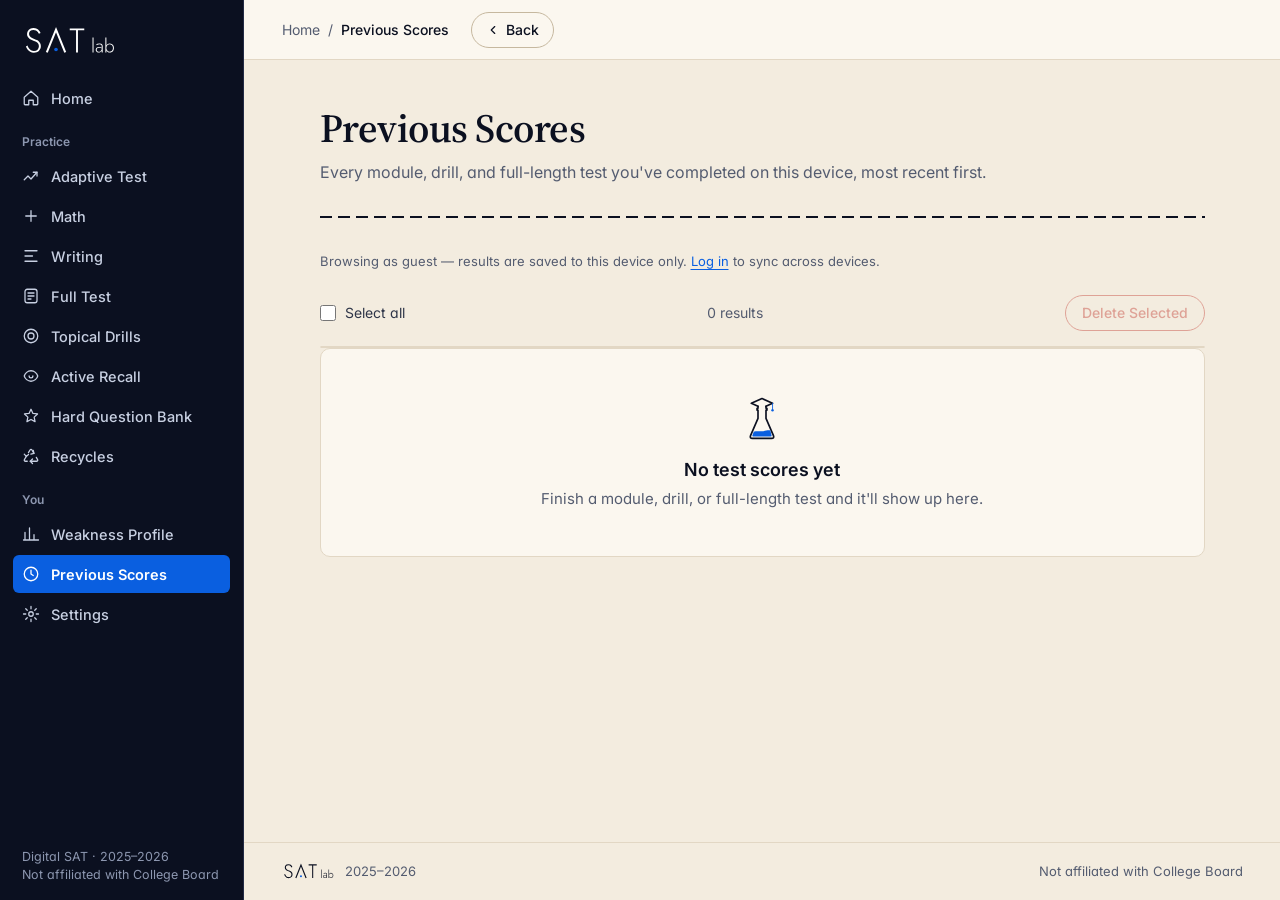
<file: previous-scores.html>
<!DOCTYPE html>
<html lang="en">
<head>
  <meta charset="UTF-8" />
  <script>(function(){try{var t=localStorage.getItem('sat-theme');if(t==='dark')document.documentElement.setAttribute('data-theme','dark');}catch(e){}})();</script>
  <!-- Google tag (gtag.js) -->
  <script async src="https://www.googletagmanager.com/gtag/js?id=G-TMX8HFTQVZ"></script>
  <script>
    window.dataLayer = window.dataLayer || [];
    function gtag(){dataLayer.push(arguments);}
    gtag('js', new Date());
    gtag('config', 'G-TMX8HFTQVZ');
  </script>
  <meta name="viewport" content="width=device-width, initial-scale=1.0" />
  <title>Previous Scores — SATLab</title>
  <link rel="icon" type="image/svg+xml" href="brand/satlab-icon.svg" />
  <link rel="icon" type="image/png" sizes="32x32" href="brand/favicon-32.png" />
  <link rel="apple-touch-icon" href="brand/apple-touch-icon.png" />
  <meta name="theme-color" content="#0B1020" />
  <link rel="preconnect" href="https://fonts.googleapis.com" />
  <link href="https://fonts.googleapis.com/css2?family=Inter:wght@400;500;600;700&family=Source+Serif+4:opsz,wght@8..60,400;8..60,600&display=swap" rel="stylesheet" />
  <style>
    *, *::before, *::after { box-sizing: border-box; margin: 0; padding: 0; }
    :root { --black:#111111; --gray-dark:#3A3A3A; --gray-mid:#767676; --gray-light:#C4C4C4; --gray-border:#DCDCDC; --gray-bg:#F5F5F5; --white:#f2f2f2; --correct:#1a7a3c; --incorrect:#c0392b; }
    :root[data-theme="dark"] { --black:#EDEDED; --gray-dark:#C7C7C7; --gray-mid:#9A9A9A; --gray-light:#5A5A5A; --gray-border:#333333; --gray-bg:#1B1B1B; --white:#121212; }
    html, body { font-family:'DM Sans',sans-serif; background:var(--white); color:var(--black); min-height:100vh; font-size:15px; -webkit-font-smoothing:antialiased; transition:background .2s ease,color .2s ease; }
    .page { display:none; min-height:100vh; flex-direction:column; }
    .page.active { display:flex; animation:fadeIn .22s ease; }
    @keyframes fadeIn { from{opacity:0;transform:translateY(7px)} to{opacity:1;transform:translateY(0)} }

    .site-header { display:flex; align-items:center; justify-content:space-between; padding:0 2.5rem; height:56px; border-bottom:1px solid var(--gray-border); background:var(--white); position:sticky; top:0; z-index:100; }
    .logo { font-size:14px; font-weight:500; letter-spacing:.06em; color:var(--black); text-transform:uppercase; cursor:pointer; }
    .hdr-right { display:flex; align-items:center; gap:1.5rem; }
    .breadcrumb { font-size:13px; color:var(--gray-mid); display:flex; align-items:center; gap:8px; }
    .breadcrumb .sep { color:var(--gray-light); }
    .breadcrumb .crumb { cursor:pointer; transition:color .15s; }
    .breadcrumb .crumb:hover { color:var(--black); }
    .breadcrumb .cur { color:var(--black); font-weight:500; }
    .back-btn { font-size:13px; color:var(--gray-mid); background:none; border:1px solid var(--gray-border); border-radius:6px; padding:6px 14px; cursor:pointer; font-family:'DM Sans',sans-serif; transition:color .15s,border-color .15s; }
    .back-btn:hover { color:var(--black); border-color:var(--black); }

    .hero { padding:4rem 2.5rem 2.5rem; max-width:860px; margin:0 auto; width:100%; }
    .hero-label { font-size:11px; letter-spacing:.14em; text-transform:uppercase; color:var(--gray-mid); margin-bottom:1.25rem; }
    .hero-title { font-family:'Source Serif 4',serif; font-size:clamp(32px,5vw,44px); font-weight:300; line-height:1.12; color:var(--black); margin-bottom:.75rem; }
    .hero-sub { font-size:14px; color:var(--gray-mid); max-width:480px; line-height:1.7; font-weight:300; }
    .divider { border:none; border-top:1px solid var(--gray-border); margin:0 2.5rem; }

    .list-section { max-width:860px; margin:0 auto; width:100%; padding:1.75rem 2.5rem 4rem; flex:1; }
    .actions-bar { display:flex; align-items:center; justify-content:space-between; margin-bottom:1.25rem; gap:1rem; flex-wrap:wrap; }
    .select-all-row { display:flex; align-items:center; gap:.6rem; font-size:13px; color:var(--gray-mid); }
    .select-all-row input { width:16px; height:16px; accent-color:var(--black); cursor:pointer; }
    .count-lbl { font-size:11px; color:var(--gray-mid); text-transform:uppercase; letter-spacing:.06em; }
    .delete-btn { font-size:13px; color:var(--incorrect); background:none; border:1px solid var(--incorrect); border-radius:6px; padding:6px 14px; cursor:pointer; font-family:'DM Sans',sans-serif; transition:opacity .15s,background .15s; opacity:.4; pointer-events:none; }
    .delete-btn.enabled { opacity:1; pointer-events:auto; }
    .delete-btn.enabled:hover { background:var(--incorrect); color:#fff; }

    .history-list { display:flex; flex-direction:column; }
    .hist-row { display:flex; align-items:center; gap:1rem; padding:1rem 0; border-bottom:1px solid var(--gray-border); transition:background .15s; }
    .hist-row:first-child { border-top:1px solid var(--gray-border); }
    .hist-row:hover { background:var(--gray-bg); }
    .hist-check { width:16px; height:16px; accent-color:var(--black); cursor:pointer; flex-shrink:0; }
    .hist-main { flex:1; display:flex; flex-direction:column; gap:3px; cursor:pointer; min-width:0; }
    .hist-top { display:flex; align-items:center; gap:10px; flex-wrap:wrap; }
    .hist-type { font-size:10px; letter-spacing:.08em; text-transform:uppercase; padding:2px 8px; border-radius:2px; border:1px solid var(--gray-border); color:var(--gray-mid); flex-shrink:0; }
    .hist-title { font-size:14px; font-weight:500; color:var(--black); }
    .hist-date { font-size:12px; color:var(--gray-mid); }
    .hist-right { display:flex; align-items:center; gap:1.5rem; flex-shrink:0; }
    .hist-score { text-align:right; }
    .hist-score-num { font-family:'Source Serif 4',serif; font-size:18px; font-weight:400; color:var(--black); }
    .hist-score-pct { font-size:11px; color:var(--gray-mid); }
    .hist-arrow { color:var(--gray-light); font-size:16px; cursor:pointer; }
    .hist-row:hover .hist-arrow { color:var(--black); }

    .empty-state { padding:4rem 0; text-align:center; color:var(--gray-mid); font-size:14px; }
    .empty-state .big { font-family:'Source Serif 4',serif; font-size:22px; font-weight:300; color:var(--black); margin-bottom:.5rem; }

    .site-footer { border-top:1px solid var(--gray-border); padding:1.25rem 2.5rem; display:flex; align-items:center; justify-content:space-between; margin-top:auto; }
    .footer-copy { font-size:12px; color:var(--gray-light); }
    .footer-note { font-size:12px; color:var(--gray-mid); }

    /* ── Detail view (mirrors the in-test results screen) ── */
    .detail-section { max-width:640px; margin:0 auto; width:100%; padding:2.5rem; flex:1; }
    .d-title { font-family:'Source Serif 4',serif; font-size:26px; font-weight:400; color:var(--black); margin-bottom:.3rem; text-align:center; }
    .d-sub { font-size:13px; color:var(--gray-mid); margin-bottom:1.75rem; text-align:center; }
    .score-big { font-family:'Source Serif 4',serif; font-size:52px; font-weight:300; color:var(--black); text-align:center; line-height:1; }
    .score-pct { font-size:13px; color:var(--gray-mid); margin-bottom:1.5rem; text-align:center; }
    .score-row { display:flex; justify-content:center; gap:2.5rem; margin-bottom:2rem; padding-bottom:2rem; border-bottom:1px solid var(--gray-border); }
    .sstat { text-align:center; }
    .sstat .n { font-family:'Source Serif 4',serif; font-size:22px; font-weight:400; color:var(--black); }
    .sstat .l { font-size:11px; color:var(--gray-mid); text-transform:uppercase; letter-spacing:.06em; margin-top:2px; }
    .dom-break { margin-bottom:2rem; }
    .dom-break-title, .rev-list-title { font-size:11px; letter-spacing:.1em; text-transform:uppercase; color:var(--gray-mid); margin-bottom:.9rem; }
    .dom-row { display:flex; align-items:center; gap:12px; margin-bottom:.7rem; }
    .dom-name { font-size:12px; color:var(--gray-dark); width:170px; flex-shrink:0; }
    .bar-wrap { flex:1; height:6px; background:var(--gray-border); border-radius:3px; overflow:hidden; }
    .bar-fill { height:100%; background:var(--black); border-radius:3px; }
    .dom-sc { font-size:12px; color:var(--gray-mid); width:44px; text-align:right; flex-shrink:0; }
    .rev-list { border-top:1px solid var(--gray-border); }
    .rev-item { display:flex; align-items:center; gap:12px; padding:.65rem 0; border-bottom:1px solid var(--gray-border); font-size:13px; }
    .rev-num { font-size:11px; color:var(--gray-light); width:24px; flex-shrink:0; }
    .rev-dot { width:8px; height:8px; border-radius:50%; flex-shrink:0; }
    .rd-ok { background:var(--correct); }
    .rd-bad { background:var(--incorrect); }
    .rd-skip { background:var(--gray-light); }

    /* Full-test detail */
    .total-score-card { display:flex; align-items:center; justify-content:space-between; flex-wrap:wrap; gap:1.5rem; border:1px solid var(--gray-border); border-radius:6px; padding:2rem; margin-bottom:2.5rem; }
    .total-score-num { font-family:'Source Serif 4',serif; font-size:64px; font-weight:300; line-height:1; }
    .total-score-max { font-size:13px; color:var(--gray-mid); margin-top:.4rem; }
    .section-scores { display:flex; gap:2.5rem; }
    .section-score-item { text-align:center; }
    .section-score-num { font-family:'Source Serif 4',serif; font-size:26px; font-weight:400; }
    .section-score-lbl { font-size:11px; color:var(--gray-mid); text-transform:uppercase; letter-spacing:.06em; margin-top:2px; }
    .report-section-title { font-size:11px; letter-spacing:.12em; text-transform:uppercase; color:var(--gray-mid); margin:2rem 0 1rem; display:flex; align-items:center; gap:12px; }
    .report-section-title::after { content:''; flex:1; height:1px; background:var(--gray-border); }
    .module-result-grid { display:grid; grid-template-columns:1fr 1fr; gap:1rem; margin-bottom:1.5rem; }
    .module-result-card { border:1px solid var(--gray-border); border-radius:4px; padding:1.25rem; }
    .module-result-name { font-size:13px; font-weight:500; color:var(--black); margin-bottom:.5rem; }
    .module-result-score { font-family:'Source Serif 4',serif; font-size:22px; font-weight:400; }
    .module-result-detail { font-size:11px; color:var(--gray-mid); margin-top:2px; }

    .detail-actions { display:flex; justify-content:center; gap:1rem; margin-top:2.5rem; }
    .del-one-btn { font-size:13px; color:var(--incorrect); background:none; border:1px solid var(--incorrect); border-radius:6px; padding:8px 18px; cursor:pointer; font-family:'DM Sans',sans-serif; transition:background .15s; }
    .del-one-btn:hover { background:var(--incorrect); color:#fff; }

    @media (max-width:600px) {
      .site-header,.hero,.list-section,.detail-section { padding-left:1.25rem; padding-right:1.25rem; }
      .divider { margin:0 1.25rem; }
      .breadcrumb { display:none; }
      .hist-date { display:none; }
      .module-result-grid { grid-template-columns:1fr; }
      .total-score-card { flex-direction:column; align-items:flex-start; }
      .dom-name { width:110px; }
    }
    /* Guest "Log in" link: theme colour instead of the browser's default blue (unreadable on navy in dark mode) */
    #sync-status a { color: var(--gold); text-decoration: underline; text-underline-offset: 2px; }
    :root[data-theme="dark"] #sync-status a { color: var(--gold-2); }
  </style>
  <link rel="stylesheet" href="theme.css?v=9" />
  <script src="sidebar.js?v=10"></script>
  <script src="kbd.js"></script>
</head>
<body>

<!-- LIST -->
<div id="list-page" class="page active">
  <header class="site-header">
    <div class="logo" onclick="window.location.href='index.html'"><img class="mark on-dark" src="brand/satlab-icon-white.svg" alt="" width="36" height="36" /><img class="wm on-light" src="brand/satlab-wordmark.svg" alt="SATLab" width="70" height="22" /><img class="wm on-dark" src="brand/satlab-wordmark-white.svg" alt="SATLab" width="70" height="22" /></div>
    <div class="hdr-right">
      <div class="breadcrumb"><span class="crumb" onclick="window.location.href='index.html'">Home</span><span class="sep">/</span><span class="cur">Previous Scores</span></div>
      <button class="back-btn is-back" onclick="window.location.href='index.html'">Back</button>
    </div>
  </header>
  <div class="hero">
    <h1 class="hero-title">Previous Scores</h1>
    <p class="hero-sub">Every module, drill, and full-length test you've completed on this device, most recent first.</p>
  </div>
  <hr class="divider" />
  <div class="list-section">
    <div id="sync-status" style="font-size:13px;color:var(--gray-mid);margin-bottom:1.5rem;line-height:1.6;"></div>
    <div class="actions-bar">
      <label class="select-all-row"><input type="checkbox" id="select-all" onchange="toggleSelectAll(this.checked)" /> Select all</label>
      <span class="count-lbl" id="count-lbl">0 results</span>
      <button class="delete-btn" id="delete-btn" onclick="deleteSelected()">Delete Selected</button>
    </div>
    <div class="history-list" id="history-list"></div>
    <div class="empty-state" id="empty-state" style="display:none">
      <div class="big">No test scores yet</div>
      <div>Finish a module, drill, or full-length test and it'll show up here.</div>
    </div>
  </div>
  <footer class="site-footer"><div class="footer-copy"><img class="wm on-light" src="brand/satlab-wordmark.svg" alt="SATLab" width="54" height="17" /><img class="wm on-dark" src="brand/satlab-wordmark-white.svg" alt="SATLab" width="54" height="17" /><span>2025–2026</span></div><div class="footer-note">Not affiliated with College Board</div></footer>
</div>

<!-- DETAIL — module/drill style (matches in-test results screen) -->
<div id="detail-page" class="page">
  <header class="site-header">
    <div class="logo" onclick="window.location.href='index.html'"><img class="mark on-dark" src="brand/satlab-icon-white.svg" alt="" width="36" height="36" /><img class="wm on-light" src="brand/satlab-wordmark.svg" alt="SATLab" width="70" height="22" /><img class="wm on-dark" src="brand/satlab-wordmark-white.svg" alt="SATLab" width="70" height="22" /></div>
    <div class="hdr-right">
      <div class="breadcrumb">
        <span class="crumb" onclick="window.location.href='index.html'">Home</span><span class="sep">/</span>
        <span class="crumb" onclick="showList()">Previous Scores</span><span class="sep">/</span>
        <span class="cur" id="d-crumb">Result</span>
      </div>
      <button class="back-btn is-back" onclick="showList()">Back</button>
    </div>
  </header>

  <!-- module-style detail -->
  <div class="detail-section" id="module-detail" style="display:none">
    <h1 class="d-title" id="m-title">—</h1>
    <div class="d-sub" id="m-sub">—</div>
    <div class="score-big" id="m-score-num">—</div>
    <div class="score-pct" id="m-score-pct">—</div>
    <div class="score-row">
      <div class="sstat"><div class="n" id="m-ok">—</div><div class="l">Correct</div></div>
      <div class="sstat"><div class="n" id="m-bad">—</div><div class="l">Incorrect</div></div>
      <div class="sstat"><div class="n" id="m-skip">—</div><div class="l">Unanswered</div></div>
    </div>
    <div class="dom-break">
      <div class="dom-break-title" id="m-break-title">Domain Breakdown</div>
      <div id="m-break-list"></div>
    </div>
    <div class="rev-list-title">Question Review</div>
    <div class="rev-list" id="m-rev-list"></div>
    <div class="detail-actions">
      <button class="del-one-btn" id="m-del-btn" onclick="deleteOne()">Delete This Result</button>
    </div>
  </div>

  <!-- full-test-style detail -->
  <div class="detail-section" id="full-detail" style="display:none">
    <h1 class="d-title" id="f-title">—</h1>
    <div class="d-sub" id="f-sub">—</div>
    <div class="total-score-card">
      <div>
        <div class="total-score-num" id="f-total">—</div>
        <div class="total-score-max">out of 1600</div>
      </div>
      <div class="section-scores">
        <div class="section-score-item"><div class="section-score-num" id="f-rw">—</div><div class="section-score-lbl">Reading &amp; Writing</div></div>
        <div class="section-score-item"><div class="section-score-num" id="f-math">—</div><div class="section-score-lbl">Math</div></div>
      </div>
    </div>
    <div class="report-section-title">Reading &amp; Writing</div>
    <div class="module-result-grid" id="f-rw-grid"></div>
    <div class="dom-break"><div id="f-rw-break"></div></div>
    <div class="report-section-title">Math</div>
    <div class="module-result-grid" id="f-math-grid"></div>
    <div class="dom-break"><div id="f-math-break"></div></div>
    <div class="detail-actions">
      <button class="del-one-btn" id="f-del-btn" onclick="deleteOne()">Delete This Result</button>
    </div>
  </div>

  <footer class="site-footer"><div class="footer-copy"><img class="wm on-light" src="brand/satlab-wordmark.svg" alt="SATLab" width="54" height="17" /><img class="wm on-dark" src="brand/satlab-wordmark-white.svg" alt="SATLab" width="54" height="17" /><span>2025–2026</span></div><div class="footer-note">Not affiliated with College Board</div></footer>
</div>

<script src="auth.js"></script>
<script>
  const HKEY = 'sat-history';
  let history = [];
  let curId = null;
  let isAccountMode = false;

  async function loadHistory() {
    const token = authGetToken();
    if (token) {
      const email = await authVerifySession();
      if (email) {
        await uploadPending(token, email);
        let fromServer = null;
        try {
          const res = await fetch(`${AUTH_API_BASE}/api/my-results`, {
            headers: { 'Authorization': `Bearer ${token}` }
          });
          if (res.ok) fromServer = await res.json();
        } catch (e) {}
        if (Array.isArray(fromServer)) {
          isAccountMode = true;
          history = normalize(fromServer);
          history.sort((a, b) => new Date(b.date) - new Date(a.date));
          showSyncStatus(email);
          return;
        }
        // Server unreachable: show what's saved on this device (scores taken while offline are kept here)
        // instead of an empty list.
        isAccountMode = false;
        try { history = normalize(JSON.parse(localStorage.getItem(HKEY) || '[]')); } catch (e) { history = []; }
        history.sort((a, b) => new Date(b.date) - new Date(a.date));
        const el = document.getElementById('sync-status');
        if (el) el.innerHTML = `Signed in as <strong>${escH(email)}</strong>, but the results server can’t be reached right now — showing results saved on this device.`;
        return;
      }
    }
    // Guest / not logged in — same as before
    isAccountMode = false;
    try { history = normalize(JSON.parse(localStorage.getItem(HKEY) || '[]')); }
    catch (e) { history = []; }
    history.sort((a, b) => new Date(b.date) - new Date(a.date));
    showSyncStatus(null);
  }

  // Results saved on this device while the server was unreachable (marked pendingSync by auth.js):
  // send them to the account now, and drop the local copy once the server has them.
  // Only records saved under this same account are sent (a shared device may hold someone else's).
  async function uploadPending(token, email) {
    const readList = () => { try { const l = JSON.parse(localStorage.getItem(HKEY) || '[]'); return Array.isArray(l) ? l : []; } catch (e) { return []; } };
    const now = Date.now();
    const mine = readList().filter(x => x && x.pendingSync && x.pendingSync === email && !(x.syncing && now - x.syncing < 30000));
    if (!mine.length) return;
    // Claim them first so another open tab doesn't upload the same ones.
    const ids = new Set(mine.map(x => x.id));
    try { localStorage.setItem(HKEY, JSON.stringify(readList().map(x => x && ids.has(x.id) ? { ...x, syncing: now } : x))); } catch (e) { return; }
    // A save that timed out may still have reached the server: skip results it already has.
    let server = [];
    try {
      const res = await fetch(`${AUTH_API_BASE}/api/my-results`, { headers: { 'Authorization': `Bearer ${token}` } });
      if (res.ok) server = await res.json();
    } catch (e) {}
    const already = r => Array.isArray(server) && server.some(s => s && s.title === r.title && s.correct === r.correct &&
      s.total === r.total && Math.abs(new Date(s.date) - new Date(r.date)) < 120000);
    const done = new Set();
    for (const r of mine) {
      if (already(r)) { done.add(r.id); continue; }
      try {
        const { pendingSync, syncing, id, ...rec } = r;
        const res = await fetch(`${AUTH_API_BASE}/api/save-result`, {
          method: 'POST',
          headers: { 'Content-Type': 'application/json', 'Authorization': `Bearer ${token}` },
          body: JSON.stringify(rec)
        });
        if (res.ok) done.add(r.id);
      } catch (e) { break; }
    }
    // Re-read before writing so results another tab added meanwhile aren't lost.
    try {
      localStorage.setItem(HKEY, JSON.stringify(readList().filter(x => !(x && done.has(x.id)))
        .map(x => x && ids.has(x.id) ? (({ syncing, ...rest }) => rest)(x) : x)));
    } catch (e) {}
  }

  // Old or partial records shouldn't break the list: give every entry an id and the fields the page reads.
  function normalize(list) {
    if (!Array.isArray(list)) return [];
    return list.filter(r => r && typeof r === 'object').map((r, i) => {
      if (r.id == null || r.id === '') { r.id = 'r' + i + '-' + String(r.date || ''); r._madeId = true; } // not the server's id
      if (r.type === 'fulltest' && (!r.fulltest || typeof r.fulltest !== 'object')) r.fulltest = { total: '—', rw: '—', math: '—' };
      if (!r.stats || typeof r.stats !== 'object') r.stats = { correct: r.correct ?? '—', incorrect: '—', unanswered: '—' };
      return r;
    });
  }

  function showSyncStatus(email) {
    const el = document.getElementById('sync-status');
    if (!el) return;
    if (email) {
      el.innerHTML = `Signed in as <strong>${escH(email)}</strong> — results sync across every device you log into.`;
    } else {
      el.innerHTML = `Browsing as guest — results are saved to this device only. <a href="login.html">Log in</a> to sync across devices.`;
    }
  }

  function saveHistory() {
    // Only used in guest mode — account mode deletes go through the API directly.
    try { localStorage.setItem(HKEY, JSON.stringify(history)); } catch (e) {}
  }
  function fmtDate(iso) {
    const d = new Date(iso);
    if (isNaN(d)) return '—';
    const datePart = d.toLocaleDateString(undefined, { year:'numeric', month:'short', day:'numeric' });
    const timePart = d.toLocaleTimeString(undefined, { hour:'numeric', minute:'2-digit' });
    return `${datePart} · ${timePart}`;
  }

  function render() {
    const list = document.getElementById('history-list');
    const empty = document.getElementById('empty-state');
    document.getElementById('count-lbl').textContent = `${history.length} result${history.length===1?'':'s'}`;
    if (!history.length) {
      list.innerHTML = ''; empty.style.display = 'block';
      document.getElementById('select-all').checked = false;
      updateDeleteBtn();
      return;
    }
    empty.style.display = 'none';
    list.innerHTML = history.map(r => {
      const scoreLabel = r.type === 'fulltest' ? escH(r.fulltest.total) : `${escH(r.correct)}/${escH(r.total)}`;
      const pctLabel = r.type === 'fulltest' ? `RW ${escH(r.fulltest.rw)} · Math ${escH(r.fulltest.math)}` : `${escH(r.pct)}% correct`;
      const band = bandOf(r.type === 'fulltest' ? Number(r.fulltest.total) / 16 : Number(r.pct));
      return `<div class="hist-row">
        <input type="checkbox" class="hist-check" data-id="${escH(r.id)}" onchange="updateDeleteBtn()" />
        <div class="hist-main" data-id="${escH(r.id)}" onclick="openDetail(this.dataset.id)">
          <div class="hist-top">
            <span class="hist-type" data-cat="${catOf(r)}">${escH(r.typeLabel)}</span>
            <span class="hist-title">${escH(r.title)}</span>
          </div>
          <span class="hist-date">${fmtDate(r.date)}</span>
        </div>
        <div class="hist-right" data-id="${escH(r.id)}" onclick="openDetail(this.dataset.id)" style="cursor:pointer">
          <div class="hist-score"${band ? ` data-band="${band}"` : ''}><div class="hist-score-num">${scoreLabel}</div><div class="hist-score-pct">${pctLabel}</div></div>
          <div class="hist-arrow" aria-hidden="true"></div>
        </div>
      </div>`;
    }).join('');
    document.getElementById('select-all').checked = false;
    updateDeleteBtn();
  }

  // Score band (same cut-offs as the Weakness Profile) and subject category, for colour.
  function bandOf(pct) { return isFinite(pct) ? (pct < 60 ? 'weak' : pct < 80 ? 'mid' : 'strong') : ''; }
  function catOf(r) {
    const t = String(r.typeLabel || '');
    return t === 'Math' ? 'math' : (t === 'English' || t === 'Topical Drill') ? 'rw' : 'full';
  }

  function escH(s) {
    return String(s ?? '').replace(/&/g,'&amp;').replace(/</g,'&lt;').replace(/>/g,'&gt;').replace(/"/g,'&quot;').replace(/'/g,'&#39;');
  }

  function toggleSelectAll(checked) {
    document.querySelectorAll('.hist-check').forEach(c => c.checked = checked);
    updateDeleteBtn();
  }
  function updateDeleteBtn() {
    const n = document.querySelectorAll('.hist-check:checked').length;
    const btn = document.getElementById('delete-btn');
    btn.classList.toggle('enabled', n > 0);
    btn.textContent = n > 0 ? `Delete Selected (${n})` : 'Delete Selected';
  }
  async function deleteSelected() {
    const ids = Array.from(document.querySelectorAll('.hist-check:checked')).map(c => c.dataset.id);
    if (!ids.length) return;
    if (!confirm(`Delete ${ids.length} result${ids.length===1?'':'s'}? This can't be undone.`)) return;
    if (isAccountMode) {
      try {
        const res = await fetch(`${AUTH_API_BASE}/api/delete-result`, {
          method: 'POST',
          headers: { 'Content-Type': 'application/json', 'Authorization': `Bearer ${authGetToken()}` },
          body: JSON.stringify({ ids: ids.filter(x => !(history.find(r => r.id === x) || {})._madeId) })
        });
        if (!res.ok) throw new Error('delete failed');
      } catch (e) { alert("Couldn't delete — check your connection and try again."); return; }
    }
    history = history.filter(r => !ids.includes(r.id));
    if (!isAccountMode) saveHistory();
    render();
  }

  function showList() {
    document.getElementById('detail-page').classList.remove('active');
    document.getElementById('list-page').classList.add('active');
    window.scrollTo(0,0);
  }

  function openDetail(id) {
    const r = history.find(h => h.id === id);
    if (!r) return;
    curId = id;
    document.getElementById('d-crumb').textContent = r.title;
    document.getElementById('list-page').classList.remove('active');
    document.getElementById('detail-page').classList.add('active');
    window.scrollTo(0,0);

    if (r.type === 'fulltest') {
      document.getElementById('module-detail').style.display = 'none';
      document.getElementById('full-detail').style.display = 'block';
      document.getElementById('f-title').textContent = r.title;
      document.getElementById('f-sub').textContent = `${r.typeLabel === 'Adaptive Test' ? 'Adaptive Practice Test' : 'Full-Length Practice Test'} · ${fmtDate(r.date)}`;
      document.getElementById('f-total').textContent = r.fulltest.total;
      document.getElementById('f-rw').textContent = r.fulltest.rw;
      document.getElementById('f-math').textContent = r.fulltest.math;
      document.getElementById('f-rw-grid').innerHTML = r.fulltest.modules.slice(0,2).map(m => moduleCard(m)).join('');
      document.getElementById('f-math-grid').innerHTML = r.fulltest.modules.slice(2,4).map(m => moduleCard(m)).join('');
      document.getElementById('f-rw-break').innerHTML = breakdownRows(r.fulltest.rwBreakdown);
      document.getElementById('f-math-break').innerHTML = breakdownRows(r.fulltest.mathBreakdown);
    } else {
      document.getElementById('full-detail').style.display = 'none';
      document.getElementById('module-detail').style.display = 'block';
      document.getElementById('m-title').textContent = r.title;
      document.getElementById('m-sub').textContent = `${r.typeLabel} · ${fmtDate(r.date)}`;
      document.getElementById('m-score-num').textContent = `${r.correct}/${r.total}`;
      document.getElementById('m-score-pct').textContent = `${r.pct}% correct`;
      document.getElementById('m-ok').textContent = r.stats.correct;
      document.getElementById('m-bad').textContent = r.stats.incorrect;
      document.getElementById('m-skip').textContent = r.stats.unanswered;
      document.getElementById('m-break-title').textContent = `${r.breakdownLabel || 'Domain'} Breakdown`;
      document.getElementById('m-break-list').innerHTML = breakdownRows(r.breakdown);
      document.getElementById('m-rev-list').innerHTML = (r.review||[]).map(q => {
        const cls = q.status === 'correct' ? 'rd-ok' : q.status === 'incorrect' ? 'rd-bad' : 'rd-skip';
        const lbl = q.status === 'correct' ? 'Correct' : q.status === 'incorrect' ? 'Incorrect' : 'Unanswered';
        return `<div class="rev-item">
          <div class="rev-num">${escH(q.num)}</div>
          <div class="rev-dot ${cls}"></div>
          <div style="flex:1;color:var(--black)">${escH(q.domain||'')}</div>
          <div style="font-size:12px;color:var(--gray-mid)">${lbl}</div>
        </div>`;
      }).join('');
    }
  }

  function moduleCard(m) {
    const pct = m.total ? Math.round(m.correct/m.total*100) : 0;
    return `<div class="module-result-card">
      <div class="module-result-name">${escH(m.name)}</div>
      <div class="module-result-score">${escH(m.correct)}/${escH(m.total)}</div>
      <div class="module-result-detail">${pct}% correct</div>
    </div>`;
  }
  function breakdownRows(arr) {
    return (arr||[]).map(d => `<div class="dom-row">
      <div class="dom-name">${escH(d.name)}</div>
      <div class="bar-wrap"><div class="bar-fill ${bandOf(Number(d.pct))}" style="width:${Number(d.pct) || 0}%"></div></div>
      <div class="dom-sc">${escH(d.correct)}/${escH(d.total)}</div>
    </div>`).join('');
  }

  async function deleteOne() {
    if (!curId) return;
    if (!confirm("Delete this result? This can't be undone.")) return;
    if (isAccountMode) {
      try {
        const res = await fetch(`${AUTH_API_BASE}/api/delete-result`, {
          method: 'POST',
          headers: { 'Content-Type': 'application/json', 'Authorization': `Bearer ${authGetToken()}` },
          body: JSON.stringify({ ids: [curId] })
        });
        if (!res.ok) throw new Error('delete failed');
      } catch (e) { alert("Couldn't delete — check your connection and try again."); return; }
    }
    history = history.filter(r => r.id !== curId);
    if (!isAccountMode) saveHistory();
    showList();
    render();
  }

  (async () => {
    await loadHistory();
    render();
  })();
</script>
</body>
</html>
</file>
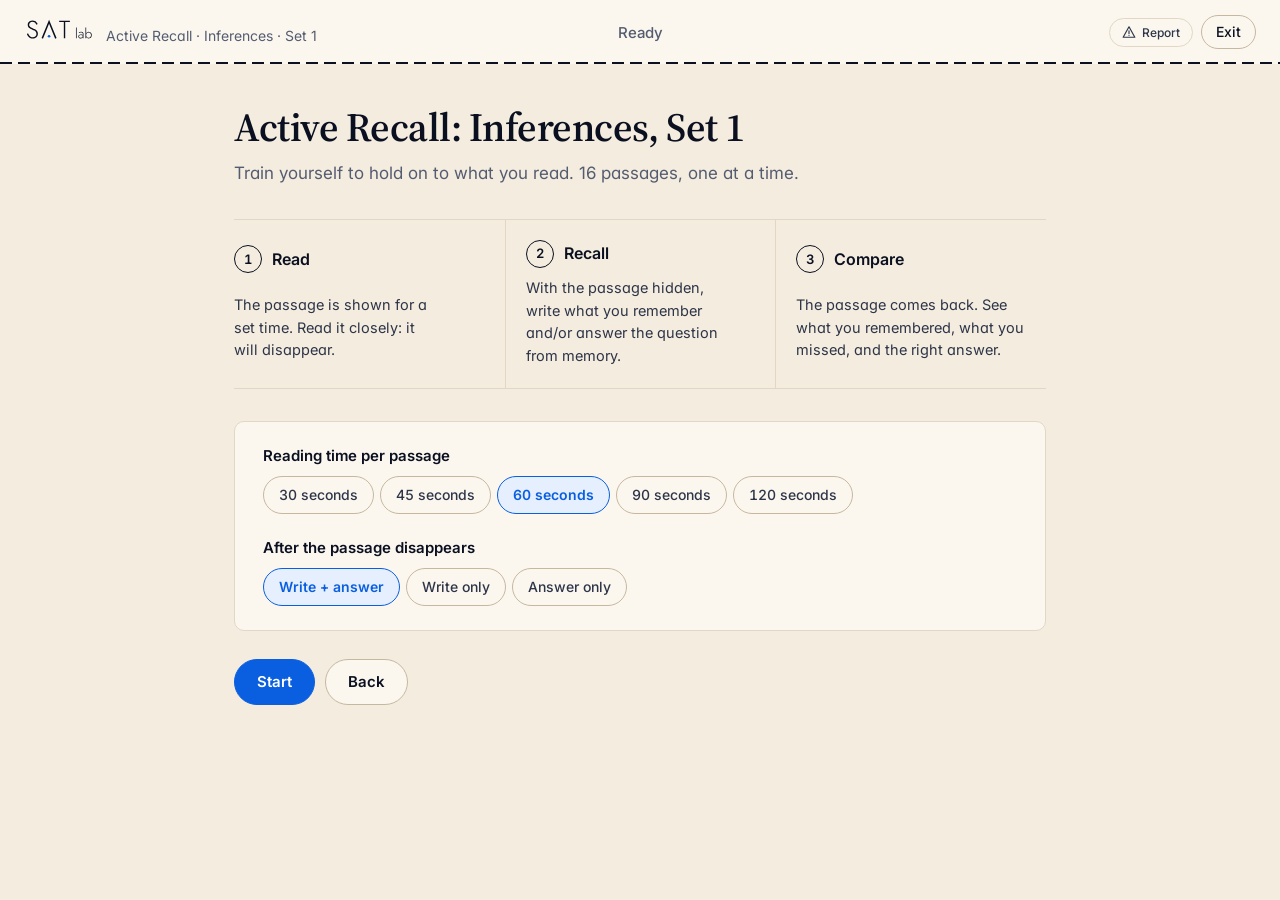
<file: recall.html>
<!DOCTYPE html>
<html lang="en">
<head>
  <meta charset="UTF-8" />
  <script>(function(){try{var t=localStorage.getItem('sat-theme');if(t==='dark')document.documentElement.setAttribute('data-theme','dark');}catch(e){}})();</script>
  <!-- Google tag (gtag.js) -->
  <script async src="https://www.googletagmanager.com/gtag/js?id=G-TMX8HFTQVZ"></script>
  <script>
    window.dataLayer = window.dataLayer || [];
    function gtag(){dataLayer.push(arguments);}
    gtag('js', new Date());
    gtag('config', 'G-TMX8HFTQVZ');
  </script>
  <meta name="viewport" content="width=device-width, initial-scale=1.0" />
  <title>Active Recall — SATLab</title>
  <link rel="icon" type="image/svg+xml" href="brand/satlab-icon.svg" />
  <link rel="icon" type="image/png" sizes="32x32" href="brand/favicon-32.png" />
  <link rel="apple-touch-icon" href="brand/apple-touch-icon.png" />
  <meta name="theme-color" content="#0B1020" />
  <link rel="preconnect" href="https://fonts.googleapis.com" />
  <link href="https://fonts.googleapis.com/css2?family=Inter:wght@400;500;600;700&family=Source+Serif+4:opsz,wght@8..60,400;8..60,600&display=swap" rel="stylesheet" />
  <style>
    *, *::before, *::after { box-sizing:border-box; margin:0; padding:0; }
    html, body { min-height:100vh; -webkit-font-smoothing:antialiased; }
    /* Active Recall uses the exam screen's language: ink on paper, a dashed rule under the bar,
       passages in Source Serif, outlined choices with circled letters. Tokens come from theme.css. */

    .top-bar { position:fixed; top:0; left:0; right:0; z-index:200; display:grid; grid-template-columns:1fr auto 1fr; align-items:center; gap:1rem; height:64px; padding:0 1.5rem; background:var(--paper); }
    .top-bar::after { content:''; position:absolute; left:0; right:0; bottom:0; height:2px; background:var(--dash); }
    .top-bar-left { display:flex; align-items:baseline; gap:.75rem; min-width:0; overflow:hidden; }
    .top-bar-logo { font:600 20px/1 var(--font-serif); letter-spacing:-.01em; color:var(--ink); white-space:nowrap; text-decoration:none; }
    .top-bar-sep { display:none; }
    .top-bar-module { font-size:14px; color:var(--muted); white-space:nowrap; overflow:hidden; text-overflow:ellipsis; min-width:0; }
    .top-bar-center { display:flex; align-items:center; justify-content:center; }
    .top-bar-right { display:flex; align-items:center; justify-content:flex-end; gap:.5rem; }
    .timer { font:600 24px/1 var(--font-ui); font-variant-numeric:tabular-nums; letter-spacing:-.01em; color:var(--ink); min-width:68px; text-align:center; }
    .timer.idle { font-size:15px; font-weight:500; color:var(--muted); letter-spacing:0; }
    .btn-exit { height:34px; padding:0 14px; font:500 14px/1 var(--font-ui); color:var(--ink); background:var(--paper); border:1px solid var(--line-strong); border-radius:999px; cursor:pointer; }
    .btn-exit:hover { border-color:var(--ink); background:var(--band); }

    .loading { position:fixed; inset:0; z-index:500; display:flex; flex-direction:column; align-items:center; justify-content:center; gap:1rem; background:var(--paper); font-size:15px; color:var(--muted); }
    .loading.gone { display:none; }
    .spinner { width:28px; height:28px; border:2px solid var(--line); border-top-color:var(--accent); border-radius:50%; animation:spin .8s linear infinite; }
    @keyframes spin { to { transform:rotate(360deg); } }

    .app { max-width:860px; margin:0 auto; padding:104px 1.5rem 4rem; }
    .h1 { font:600 clamp(30px,3.6vw,40px)/1.15 var(--font-serif); letter-spacing:-.012em; color:var(--ink); margin-bottom:.6rem; text-wrap:balance; }
    .lead { font-size:17px; line-height:1.6; color:var(--muted); max-width:62ch; }
    .card { background:var(--paper); border:1px solid var(--line); border-radius:var(--r-lg); padding:1.5rem 1.75rem; }

    /* start: the three steps, numbered because the order is the method */
    .steps { list-style:none; display:grid; grid-template-columns:repeat(3,1fr); gap:0; margin:2rem 0; border-top:1px solid var(--line); border-bottom:1px solid var(--line); }
    .step { display:grid; grid-template-columns:28px 1fr; column-gap:10px; align-items:center; padding:1.25rem 1.25rem 1.3rem 0; }
    .step + .step { padding-left:1.25rem; border-left:1px solid var(--line); }
    .step .num, .phase .num { display:grid; place-items:center; width:28px; height:28px; border:1.5px solid currentColor; border-radius:50%; font:600 13px/1 var(--font-ui); font-variant-numeric:tabular-nums; }
    .step .num { color:var(--ink); }
    .step b { font:600 16px/1.3 var(--font-ui); color:var(--ink); }
    .step p { grid-column:1 / -1; margin-top:.6rem; font-size:14.5px; line-height:1.55; color:var(--ink-2); }

    .opt-label { font:600 15px/1.3 var(--font-ui); color:var(--ink); margin:1.5rem 0 .65rem; }
    .pills { display:flex; flex-wrap:wrap; gap:6px; }
    .pill { height:38px; padding:0 15px; font:500 14px/1 var(--font-ui); color:var(--ink-2); background:var(--paper); border:1px solid var(--line-strong); border-radius:999px; cursor:pointer; font-variant-numeric:tabular-nums; transition:border-color .15s, background-color .15s; }
    .pill:hover { border-color:var(--ink); color:var(--ink); }
    .pill.on { background:var(--accent-soft); border-color:var(--accent); color:var(--accent); font-weight:600; }
    .actions { display:flex; gap:.6rem; flex-wrap:wrap; margin-top:1.75rem; }
    .btn { height:46px; padding:0 22px; font:600 15px/1 var(--font-ui); color:var(--ink); background:var(--paper); border:1px solid var(--line-strong); border-radius:999px; cursor:pointer; transition:background-color .15s, border-color .15s; }
    .btn:hover { border-color:var(--ink); background:var(--band); }
    .btn.primary { background:var(--accent); border-color:var(--accent); color:var(--on-accent); }
    .btn.primary:hover { background:var(--accent-hover); border-color:var(--accent-hover); }
    .btn:disabled, .btn:disabled:hover { opacity:.45; cursor:default; background:var(--paper); border-color:var(--line-strong); }
    .btn.primary:disabled, .btn.primary:disabled:hover { background:var(--accent); border-color:var(--accent); }

    /* question screens */
    .q-head { display:flex; align-items:center; justify-content:space-between; gap:.75rem 1rem; flex-wrap:wrap; margin-bottom:1.1rem; }
    .phase { display:flex; gap:1.1rem; flex-wrap:wrap; }
    .phase > span { display:inline-flex; align-items:center; gap:8px; font:500 14px/1 var(--font-ui); color:var(--muted); }
    .phase .num { width:24px; height:24px; font-size:12px; }
    .phase > span.on { color:var(--ink); font-weight:600; }
    .phase > span.on .num { background:var(--accent); border-color:var(--accent); color:var(--on-accent); }
    .qcount { font-size:14px; color:var(--muted); font-variant-numeric:tabular-nums; }
    .bar { height:4px; border-radius:999px; background:var(--band); overflow:hidden; margin-bottom:1.25rem; }
    .bar i { display:block; height:100%; background:var(--accent); transition:width 1s linear; }
    .bar.low i { background:var(--bad); }

    #passage.card { padding:1.75rem 2rem; }
    .passage-text p { font:400 18px/1.7 var(--font-serif); color:var(--ink); margin-bottom:1rem; }
    .passage-text p:last-child { margin-bottom:0; }
    .passage-label { font:600 14px/1.3 var(--font-ui); color:var(--ink); margin:1.25rem 0 .4rem; }
    .passage-label:first-child { margin-top:0; }
    .passage-poem { display:flex; flex-direction:column; font:400 17px/1.7 var(--font-serif); color:var(--ink); }
    .pline-blank { height:.9rem; }
    .pline.indent-1 { padding-left:1.5rem; } .pline.indent-2 { padding-left:3rem; } .pline.indent-3 { padding-left:4.5rem; }
    .passage-table-title { font-weight:600; font-size:15px; margin:.75rem 0 .4rem; }
    .passage-table-wrap { overflow-x:auto; margin:.5rem 0 1rem; }
    .passage-table { border-collapse:collapse; font-size:14px; font-variant-numeric:tabular-nums; }
    .passage-table th, .passage-table td { border:1px solid var(--line-strong); padding:6px 10px; text-align:left; }
    .passage-table th { background:var(--band); font-weight:600; }
    .passage-chart-wrap { margin:.75rem 0; } .passage-chart-img { max-width:100%; }
    :root[data-theme="dark"] .passage-chart-img { background:#fff; border-radius:4px; }
    .passage-chart-note { font-size:14px; color:var(--muted); font-style:italic; margin:.5rem 0; }
    mark.rc-hit { background:var(--ok-soft); color:inherit; border-radius:3px; padding:0 2px; box-shadow:inset 0 -2px 0 var(--ok); }
    mark.rc-miss { background:var(--bad-soft); color:inherit; border-radius:3px; padding:0 2px; box-shadow:inset 0 -2px 0 var(--bad); }
    .got, .missed { display:flex; flex-wrap:wrap; gap:6px; margin-top:.5rem; }
    .got span, .missed span { font-size:13px; padding:3px 9px; border-radius:4px; }
    .got span { background:var(--ok-soft); color:var(--ok); }
    .missed span { background:var(--bad-soft); color:var(--bad); }

    .hidden-card { border:1px solid var(--line); border-radius:var(--r-lg); padding:1.75rem; text-align:center; color:var(--muted); font-size:15px; background:var(--band); }
    .hidden-card b { display:block; color:var(--ink); font-size:16px; font-weight:600; margin-bottom:.25rem; }
    .recall-box { display:block; width:100%; min-height:180px; resize:vertical; padding:14px 16px; font:16px/1.6 var(--font-ui); color:var(--ink); background:var(--paper); border:1px solid var(--line-strong); border-radius:var(--r-md); }
    .recall-box::placeholder { color:var(--muted); }
    .recall-box:focus { outline:none; border-color:var(--accent); box-shadow:0 0 0 3px var(--accent-soft); }
    .hint { font-size:14.5px; color:var(--muted); margin:.5rem 0 1rem; line-height:1.55; }
    .q-text { font:400 18px/1.6 var(--font-serif); color:var(--ink); margin:1.5rem 0 1rem; }

    /* choices, as on the exam screen */
    .answer-option { display:flex; align-items:center; gap:14px; width:100%; text-align:left; margin-bottom:.65rem; padding:.85rem 1.1rem; cursor:pointer;
      font:400 17px/1.5 var(--font-serif); color:var(--ink); background:var(--paper); border:1.5px solid var(--choice); border-radius:var(--r-md); transition:background-color .12s; }
    button.answer-option:hover { background:var(--band); }
    .answer-option:disabled, div.answer-option { cursor:default; }
    .answer-letter { display:grid; place-items:center; flex-shrink:0; width:28px; height:28px; border:1.5px solid currentColor; border-radius:50%; font:600 13px/1 var(--font-ui); }
    .answer-text { flex:1; }
    .answer-option.selected { border:2px solid var(--accent); padding:calc(.85rem - .5px) calc(1.1rem - .5px); background:var(--paper); }
    .answer-option.selected .answer-letter { background:var(--accent); border-color:var(--accent); color:var(--on-accent); }
    .answer-option.correct { border-color:var(--ok); background:var(--ok-soft); }
    .answer-option.correct .answer-letter { background:var(--ok); border-color:var(--ok); color:var(--paper); }
    .answer-option.incorrect { border-color:var(--bad); background:var(--bad-soft); }
    .answer-option.incorrect .answer-letter { background:var(--bad); border-color:var(--bad); color:var(--paper); }

    .compare { display:grid; grid-template-columns:1.3fr 1fr; gap:1rem; align-items:start; }
    .col-title { font:600 15px/1.3 var(--font-ui); color:var(--ink); margin-bottom:.75rem; }
    .your-recall { white-space:pre-wrap; font-size:15.5px; line-height:1.65; color:var(--ink-2); }
    .your-recall.empty { color:var(--muted); font-style:italic; }
    .stat { display:flex; align-items:baseline; gap:.5rem; margin:1.1rem 0 .4rem; font-size:14px; color:var(--muted); }
    .stat b { font:600 24px/1 var(--font-ui); font-variant-numeric:tabular-nums; color:var(--ink); }
    .result { margin-top:1rem; }
    .verdict { display:flex; align-items:center; gap:8px; font:600 16px/1.3 var(--font-ui); margin-bottom:.4rem; }
    .verdict svg, .row svg { width:18px; height:18px; flex-shrink:0; fill:none; stroke:currentColor; stroke-width:2.2; stroke-linecap:round; stroke-linejoin:round; }
    .verdict.ok { color:var(--ok); } .verdict.bad { color:var(--bad); }
    .rationale { font-size:15px; line-height:1.65; color:var(--ink-2); background:var(--band); border-radius:var(--r-md); padding:1rem 1.15rem; margin-top:.75rem; }
    .rate { margin-top:1.25rem; }

    /* results */
    .summary { display:grid; grid-template-columns:repeat(3,1fr); margin:1.75rem 0; border:1px solid var(--line); border-radius:var(--r-lg); }
    .summary .card { border:0; border-radius:0; padding:1.1rem 1.25rem; background:none; }
    .summary .card + .card { border-left:1px solid var(--line); }
    .summary .card b { display:block; font:600 28px/1.15 var(--font-ui); font-variant-numeric:tabular-nums; color:var(--ink); margin-bottom:2px; }
    .summary .card span { font-size:14px; color:var(--muted); }
    .rows { display:flex; flex-direction:column; border:1px solid var(--line); border-radius:var(--r-lg); overflow:hidden; }
    .row { display:flex; align-items:center; gap:1rem; padding:.8rem 1.1rem; font-size:14.5px; }
    .row + .row { border-top:1px solid var(--line); }
    .row .n { width:1.75rem; color:var(--muted); font-variant-numeric:tabular-nums; }
    .row .t { flex:1; min-width:0; color:var(--ink-2); white-space:nowrap; overflow:hidden; text-overflow:ellipsis; }
    .row .kp { color:var(--muted); font-variant-numeric:tabular-nums; white-space:nowrap; }
    .row .ok { color:var(--ok); display:inline-flex; } .row .bad { color:var(--bad); display:inline-flex; }

    @media (max-width:760px) {
      .top-bar { grid-template-columns:1fr auto auto; padding:0 1rem; gap:.75rem; }
      .top-bar-module { display:none; }
      .app { padding:88px 1rem 3rem; }
      .card, #passage.card { padding:1.15rem 1.1rem; }
      .steps { grid-template-columns:1fr; }
      .step, .step + .step { padding:1rem 0; border-left:0; }
      .step + .step { border-top:1px solid var(--line); }
      .summary { grid-template-columns:1fr; }
      .summary .card + .card { border-left:0; border-top:1px solid var(--line); }
      .compare { grid-template-columns:1fr; }
      .passage-text p, .q-text { font-size:17px; }
      .actions .btn { flex:1 1 auto; }
      .row .kp { display:none; }
    }
    @media (prefers-reduced-motion:reduce) { .bar i { transition:none; } }
  </style>
  <link rel="stylesheet" href="theme.css?v=9" />
</head>
<body>

<div class="loading" id="loading"><div class="spinner"></div><div id="load-lbl">Loading questions…</div></div>

<div class="top-bar">
  <div class="top-bar-left">
    <a class="top-bar-logo" href="index.html"><img class="wm on-light" src="brand/satlab-wordmark.svg" alt="SATLab" width="66" height="21" /><img class="wm on-dark" src="brand/satlab-wordmark-white.svg" alt="SATLab" width="66" height="21" /></a>
    <div class="top-bar-sep">|</div>
    <div class="top-bar-module" id="bar-module">Active Recall</div>
  </div>
  <div class="top-bar-center"><div class="timer idle" id="timer" role="timer" aria-live="off">Ready</div></div>
  <div class="top-bar-right">
    <button class="btn-exit" onclick="exitRecall()">Exit</button>
  </div>
</div>

<main class="app" id="app"></main>

<script>
// Load only this set's passages plus the bank-wide word counts (built by tools/build_recall.js),
// not the whole 4 MB drill bank. Written in during parsing so they load before the page script.
(function () {
  var P = new URLSearchParams(location.search);
  var slug = (P.get('skill') || 'inferences').replace(/[^a-z-]/g, '');
  var set = Math.max(1, parseInt(P.get('set'), 10) || 1);
  document.write('<script src="recall/docfreq.js"><\/script><script src="recall/' + slug + '_' + set + '.js"><\/script>');
})();
</script>
<script>
// ══════════════════════════════════════════════════════════════
//  ACTIVE RECALL — read a passage for a set time, it disappears,
//  then write what you remember and/or answer from memory, then
//  compare against the passage and the answer key.
//  URL: recall.html?skill=<drill slug>&set=<1-based set number>
// ══════════════════════════════════════════════════════════════
const P = new URLSearchParams(location.search);
const skillSlug = P.get('skill') || 'inferences';
const setNum = Math.max(1, parseInt(P.get('set'), 10) || 1);
const SKILL_NAMES = {
  'inferences': 'Inferences', 'central-ideas-and-details': 'Central Ideas and Details',
  'command-of-evidence': 'Command of Evidence', 'text-structure-and-purpose': 'Text Structure and Purpose',
  'cross-text-connections': 'Cross-Text Connections', 'words-in-context': 'Words in Context',
};
const skillName = SKILL_NAMES[skillSlug] || skillSlug;
const BACK_URL = 'index.html#recall';
const LETTERS = ['A', 'B', 'C', 'D'];
const ICON_OK = '<svg viewBox="0 0 24 24" aria-hidden="true"><path d="M5 12.5l4.5 4.5L19 7.5"/></svg>';
const ICON_BAD = '<svg viewBox="0 0 24 24" aria-hidden="true"><path d="M6 6l12 12M18 6L6 18"/></svg>';

// Names report.js reads to know which question is on screen.
let QUESTIONS = [];
let currentQ = 0;

const prefs = loadPrefs();
let results = [];          // per question: { recall, choice, rating, keyPct }
let phase = 'start';       // start | read | recall | answer | compare | done
// On the start and results screens no single question is on screen, so report none.
window.SATReportContext = () => (phase === 'start' || phase === 'done') ? { questionNumber: null, questionId: '' } : {};
let timer = null, secsLeft = 0;

function loadPrefs() {
  const d = { secs: 60, mode: 'both' };
  let saved = {};
  try { saved = JSON.parse(localStorage.getItem('sat-recall-prefs') || '{}') || {}; } catch (e) {}
  // only accept values the start screen offers (a bad value would freeze the timer)
  if ([30, 45, 60, 90, 120].includes(saved.secs)) d.secs = saved.secs;
  if (['both', 'write', 'mc'].includes(saved.mode)) d.mode = saved.mode;
  return d;
}
function savePrefs() { try { localStorage.setItem('sat-recall-prefs', JSON.stringify(prefs)); } catch (e) {} }
const writes = () => prefs.mode !== 'mc';
const answers = () => prefs.mode !== 'write';
const esc = s => String(s == null ? '' : s).replace(/&/g,'&amp;').replace(/</g,'&lt;').replace(/>/g,'&gt;').replace(/"/g,'&quot;');
const $ = id => document.getElementById(id);

window.addEventListener('load', () => {
  if (typeof RECALL_DF === 'undefined') { $('load-lbl').textContent = 'Couldn’t load the question bank. Check your connection and reload.'; return; }
  QUESTIONS = (window.RECALL_SET || []).filter(q => !q.unusable).map(q => window.RWFix ? RWFix.apply(q) : q); // skip questions whose graph was lost
  if (!QUESTIONS.length) { $('load-lbl').textContent = `No questions found for ${skillName} · Set ${setNum}.`; return; }
  results = QUESTIONS.map(() => ({ recall: '', choice: null, rating: null, keyPct: null }));
  $('bar-module').textContent = `Active Recall · ${skillName} · Set ${setNum}`;
  document.title = `Active Recall — ${skillName} · Set ${setNum}`;
  $('loading').classList.add('gone');
  showStart();
});

function render(html) { const app = $('app'); app.innerHTML = `<div class="screen">${html}</div>`; window.scrollTo(0, 0); }
function setTimerLabel(text) { const t = $('timer'); t.textContent = text; t.classList.add('idle'); }

// ── Start ─────────────────────────────────────────────────────
function showStart() {
  phase = 'start'; setTimerLabel('Ready');
  const secsOpts = [30, 45, 60, 90, 120];
  const modeOpts = [['both', 'Write + answer'], ['write', 'Write only'], ['mc', 'Answer only']];
  render(`
    <h1 class="h1">Active Recall: ${esc(skillName)}, Set ${setNum}</h1>
    <p class="lead">Train yourself to hold on to what you read. ${QUESTIONS.length} passages, one at a time.</p>
    <ol class="steps">
      <li class="step"><span class="num">1</span><b>Read</b><p>The passage is shown for a set time. Read it closely: it will disappear.</p></li>
      <li class="step"><span class="num">2</span><b>Recall</b><p>With the passage hidden, write what you remember and/or answer the question from memory.</p></li>
      <li class="step"><span class="num">3</span><b>Compare</b><p>The passage comes back. See what you remembered, what you missed, and the right answer.</p></li>
    </ol>
    <div class="card">
      <div class="opt-label" style="margin-top:0">Reading time per passage</div>
      <div class="pills" id="secs">${secsOpts.map(s => `<button class="pill${prefs.secs === s ? ' on' : ''}" data-secs="${s}">${s} seconds</button>`).join('')}</div>
      <div class="opt-label">After the passage disappears</div>
      <div class="pills" id="mode">${modeOpts.map(([v, l]) => `<button class="pill${prefs.mode === v ? ' on' : ''}" data-mode="${v}">${l}</button>`).join('')}</div>
    </div>
    <div class="actions">
      <button class="btn primary" onclick="startQuestion(0)">Start</button>
      <button class="btn" onclick="exitRecall(true)">Back</button>
    </div>`);
  $('secs').onclick = e => { const b = e.target.closest('.pill'); if (!b) return; prefs.secs = +b.dataset.secs; savePrefs(); showStart(); };
  $('mode').onclick = e => { const b = e.target.closest('.pill'); if (!b) return; prefs.mode = b.dataset.mode; savePrefs(); showStart(); };
}

function header(active) {
  const steps = [['read', 'Read'], ['recall', 'Recall'], ['compare', 'Compare']];
  return `<div class="q-head">
    <div class="phase">${steps.map(([k, l], i) => `<span class="${k === active ? 'on' : ''}"${k === active ? ' aria-current="step"' : ''}><span class="num">${i + 1}</span>${l}</span>`).join('')}</div>
    <div class="qcount">Question ${currentQ + 1} of ${QUESTIONS.length}</div>
  </div>`;
}

// ── Step 1: read ──────────────────────────────────────────────
function startQuestion(i) {
  currentQ = i; phase = 'read';
  const q = QUESTIONS[i];
  secsLeft = prefs.secs;
  render(`${header('read')}
    <div class="bar" id="bar"><i style="width:100%"></i></div>
    <div class="card" id="passage">${applyUnderline(passageHTML(q), q)}</div>
    <div class="actions"><button class="btn primary" onclick="endReading()">I’m ready, hide the passage</button></div>`);
  tick();
  clearInterval(timer);
  timer = setInterval(() => { secsLeft--; tick(); if (secsLeft <= 0) endReading(); }, 1000);
}
function tick() {
  const t = $('timer'); t.classList.remove('idle');
  t.textContent = `${Math.floor(Math.max(0, secsLeft) / 60)}:${String(Math.max(0, secsLeft) % 60).padStart(2, '0')}`;
  const bar = $('bar'); if (!bar) return;
  bar.firstElementChild.style.width = `${Math.max(0, secsLeft) / prefs.secs * 100}%`;
  bar.classList.toggle('low', secsLeft <= 10);
}
function endReading() {
  if (phase !== 'read') return;
  clearInterval(timer);
  writes() ? showRecall() : showAnswer();
}

// ── Step 2: recall ────────────────────────────────────────────
const hiddenCard = `<div class="hidden-card"><b>The passage is hidden</b>Work from memory. It comes back in step 3.</div>`;
function showRecall() {
  phase = 'recall'; setTimerLabel('Recall');
  render(`${header('recall')}${hiddenCard}
    <div class="opt-label">Write everything you remember</div>
    <p class="hint">Who or what is it about? What is the main claim or finding? Which details support it? How does it end?</p>
    <textarea class="recall-box" id="recall" placeholder="Type what you remember…">${esc(results[currentQ].recall)}</textarea>
    <div class="actions"><button class="btn primary" onclick="submitRecall()">${answers() ? 'Next: answer the question' : 'Compare with the passage'}</button></div>`);
  setTimeout(() => { const r = $('recall'); if (r) r.focus(); }, 50);
}
function submitRecall() {
  results[currentQ].recall = ($('recall').value || '').trim();
  answers() ? showAnswer() : showCompare();
}
function showAnswer() {
  phase = 'answer'; setTimerLabel('Recall');
  const q = QUESTIONS[currentQ];
  render(`${header('recall')}${hiddenCard}
    <div class="q-text">${esc(q.question)}</div>
    <div id="choices">${q.choices.map((c, ci) => `
      <button class="answer-option${results[currentQ].choice === ci ? ' selected' : ''}" data-ci="${ci}">
        <span class="answer-letter">${LETTERS[ci]}</span><span class="answer-text">${esc(c)}</span></button>`).join('')}</div>
    <div class="actions"><button class="btn primary" id="check" onclick="showCompare()" ${results[currentQ].choice === null ? 'disabled' : ''}>Check answer</button></div>`);
  $('choices').onclick = e => {
    const b = e.target.closest('.answer-option'); if (!b) return;
    results[currentQ].choice = +b.dataset.ci;
    document.querySelectorAll('#choices .answer-option').forEach(x => x.classList.toggle('selected', x === b));
    $('check').disabled = false;
  };
}

// ── Step 3: compare ───────────────────────────────────────────
function showCompare() {
  phase = 'compare'; setTimerLabel('Compare');
  const q = QUESTIONS[currentQ], r = results[currentQ];
  let recallCol = '';
  if (writes()) {
    const kw = keywordsOf(passageText(q));
    const said = wordsOf(r.recall).map(norm);
    const hit = kw.filter(k => said.some(w => sameWord(w, k.n)));
    const missed = kw.filter(k => !hit.includes(k));
    r.keyPct = kw.length ? Math.round(hit.length / kw.length * 100) : null;
    recallCol = `<div class="card">
      <div class="col-title">What you remembered</div>
      <div class="your-recall${r.recall ? '' : ' empty'}">${r.recall ? esc(r.recall) : 'You didn’t write anything.'}</div>
      <div class="stat"><b>${hit.length}/${kw.length}</b><span>key words from the passage</span></div>
      ${hit.length ? `<div class="hint" style="margin:0">You remembered:</div><div class="got">${hit.map(m => `<span>${esc(m.w)}</span>`).join('')}</div>` : ''}
      ${missed.length ? `<div class="hint" style="margin:.6rem 0 0">You missed (marked in red in the passage):</div><div class="missed">${missed.map(m => `<span>${esc(m.w)}</span>`).join('')}</div>` : ''}
      <div class="rate"><div class="opt-label" style="margin-top:0">How much did you remember?</div>
        <div class="pills" id="rate">${['Most of it', 'Some of it', 'Very little'].map((l, i) => `<button class="pill${r.rating === i ? ' on' : ''}" data-r="${i}">${l}</button>`).join('')}</div></div>
    </div>`;
    window.__marks = { hit: new Set(hit.map(h => h.n)), miss: new Set(missed.map(m => m.n)) };
  }
  let answerBlock = '';
  if (answers()) {
    const ok = r.choice === q.answer;
    answerBlock = `<div class="card result">
      <div class="verdict ${ok ? 'ok' : 'bad'}">${ok ? ICON_OK + 'Correct' : `${ICON_BAD}Not quite. The answer is ${LETTERS[q.answer]}.`}</div>
      <div class="q-text" style="margin-top:.25rem">${esc(q.question)}</div>
      ${q.choices.map((c, ci) => `<div class="answer-option${ci === q.answer ? ' correct' : (ci === r.choice ? ' incorrect' : '')}">
        <span class="answer-letter">${LETTERS[ci]}</span><span class="answer-text">${esc(c)}</span></div>`).join('')}
      ${q.rationale ? `<div class="rationale">${esc(q.rationale)}</div>` : ''}
    </div>`;
  }
  const last = currentQ === QUESTIONS.length - 1;
  render(`${header('compare')}
    <div class="${writes() ? 'compare' : ''}">
      <div class="card"><div class="col-title">Original passage</div><div id="passage">${applyUnderline(passageHTML(q), q)}</div></div>
      ${recallCol}
    </div>
    ${answerBlock}
    <div class="actions"><button class="btn primary" onclick="${last ? 'showDone()' : `startQuestion(${currentQ + 1})`}">${last ? 'See results' : 'Next passage'}</button></div>`);
  if (writes()) {
    markKeywords($('passage'), window.__marks);
    $('rate').onclick = e => { const b = e.target.closest('.pill'); if (!b) return; r.rating = +b.dataset.r; document.querySelectorAll('#rate .pill').forEach(x => x.classList.toggle('on', x === b)); };
  }
}

// ── Results ───────────────────────────────────────────────────
function showDone() {
  phase = 'done'; setTimerLabel('Done');
  const n = QUESTIONS.length;
  const correct = results.filter((r, i) => r.choice === QUESTIONS[i].answer).length;
  const pcts = results.map(r => r.keyPct).filter(x => x !== null);
  const avg = pcts.length ? Math.round(pcts.reduce((a, b) => a + b, 0) / pcts.length) : null;
  const most = results.filter(r => r.rating === 0).length;
  const cards = [];
  if (answers()) cards.push(`<div class="card"><b>${correct}/${n}</b><span>answered correctly from memory</span></div>`);
  if (writes()) cards.push(`<div class="card"><b>${avg === null ? '—' : avg + '%'}</b><span>of key words recalled, on average</span></div>`,
                           `<div class="card"><b>${most}/${n}</b><span>passages where you remembered most of it</span></div>`);
  const hasNext = typeof RECALL_SETS !== 'undefined' && (RECALL_SETS[skillSlug] || 0) > setNum;
  render(`
    <h1 class="h1">Results: ${esc(skillName)}, Set ${setNum}</h1>
    <div class="summary">${cards.join('')}</div>
    <div class="rows">${QUESTIONS.map((q, i) => {
      const r = results[i];
      const mc = answers() ? (r.choice === q.answer ? `<span class="ok" title="Correct">${ICON_OK}</span>` : `<span class="bad" title="Incorrect">${ICON_BAD}</span>`) : '';
      const kp = writes() && r.keyPct !== null ? `<span class="kp">${r.keyPct}% key words</span>` : '';
      return `<div class="row"><span class="n">${i + 1}</span><span class="t">${esc(passageText(q).slice(0, 90))}…</span>${kp}${mc}</div>`;
    }).join('')}</div>
    <div class="actions">
      ${hasNext ? `<button class="btn primary" onclick="location.href='recall.html?skill=${encodeURIComponent(skillSlug)}&set=${setNum + 1}'">Next set</button>` : ''}
      <button class="btn${hasNext ? '' : ' primary'}" onclick="location.reload()">Do this set again</button>
      <button class="btn" onclick="exitRecall(true)">Back to Active Recall</button>
    </div>`);
}

function exitRecall(noConfirm) {
  if (!noConfirm && phase !== 'start' && phase !== 'done' && !confirm('Leave this set? Your progress will not be saved.')) return;
  location.href = BACK_URL;
}

// ── Key words: the few words that carry a passage (names, topic terms),
//    used to compare what the student wrote against the original.
//    A word is "key" when it shows up in this passage but is rare across
//    the whole question bank, so everyday words (found, group, possible…)
//    never count. ─────────────────────────────────────────────────────
const STOP = new Set(('about above after again against also although among another because been before being below between both but could did does doing down during each even every from further have having here however into itself just like made make many more most much must never only other over same should since some such than that their them themselves then there these they this those through thus under until upon very were what when where which while whom whose will with within without would your yours text texts author authors following adapted the and for are was not one two its has had who how all any can may way often still yet less least among new old ever being').split(' '));
function wordsOf(s) { return String(s || '').match(/\p{L}[\p{L}'’-]*/gu) || []; } // any alphabet: Čapek, Pūnana
function norm(w) {
  w = w.toLowerCase().replace(/['’]s$/, '').replace(/['’]/g, '');
  if (w.length > 5) w = w.replace(/(ing|ed|es|s|ly)$/, '');
  return w;
}
const GENERIC = new Set(('produce produced producing examined examine found finding findings possible possibly answer group groups depending suggest suggests suggested study studies studied research researcher researchers result results data evidence show shows showed shown used using use based known called include includes including likely important different several various certain example particular process increase increased decrease effect effects larger smaller higher lower common typically usually generally actually rather instead whether either fact case cases part parts point form forms type types kind kinds number numbers amount level levels people person time times year years work works making came come comes become became given take taken took argue argued claim claims explain explains noted notes note observed observe report reported described describe describes developed develop considered consider thought think believe believed related relationship').split(' ').map(norm));
let DOC_FREQ = null, DOC_COUNT = 0;
function docFreq() {   // how many passages in the bank use each word (built once)
  if (DOC_FREQ) return DOC_FREQ;
  // Counted ahead of time over the whole drill bank by tools/build_recall.js (recall/docfreq.js).
  DOC_FREQ = new Map(Object.entries(typeof RECALL_DF !== 'undefined' ? RECALL_DF : {}));
  DOC_COUNT = typeof RECALL_DOC_COUNT !== 'undefined' ? RECALL_DOC_COUNT : 0;
  return DOC_FREQ;
}
function keywordsOf(text) {
  const df = docFreq(), N = Math.max(DOC_COUNT, 1);
  const tf = new Map(), first = new Map();
  for (const w of wordsOf(text)) {
    const lw = w.toLowerCase();
    if (lw.length < 4 || STOP.has(lw)) continue;
    const n = norm(w);
    if (GENERIC.has(n)) continue;
    tf.set(n, (tf.get(n) || 0) + 1);
    if (!first.has(n)) first.set(n, w.replace(/['’]s$/, ''));
  }
  const ranked = [...tf].map(([n, f]) => ({ n, w: first.get(n), df: df.get(n) || 1 }))
    .filter(k => k.df / N <= 0.03)
    .map(k => ({ ...k, score: tf.get(k.n) * Math.log(N / k.df) }))
    .sort((a, b) => b.score - a.score);
  return ranked.slice(0, Math.max(6, Math.min(10, Math.round(tf.size * 0.22))));
}
// Same word, allowing longer forms of it (fossil / fossilized) but not words that only
// share a start (photograph / photosynthesis).
function sameWord(a, b) {
  if (a === b) return true;
  // Same word in another form (prefer / preferred). A cut-off fragment ("phase" for "phaseolus") doesn't count.
  const [sh, lo] = a.length <= b.length ? [a, b] : [b, a];
  return sh.length >= 5 && lo.startsWith(sh) && sh.length >= lo.length * 0.75;
}
function markKeywords(root, marks) {
  if (!root || !marks) return;
  const kind = p => {
    if (p.length < 4) return '';
    const n = norm(p);
    if ([...marks.hit].some(k => k === n)) return 'rc-hit';
    if ([...marks.miss].some(k => k === n)) return 'rc-miss';
    return '';
  };
  const walker = document.createTreeWalker(root, NodeFilter.SHOW_TEXT);
  const nodes = []; while (walker.nextNode()) nodes.push(walker.currentNode);
  nodes.forEach(node => {
    const parts = node.nodeValue.split(/(\p{L}[\p{L}'’-]*)/u);
    if (!parts.some((p, i) => i % 2 && kind(p))) return;
    const frag = document.createDocumentFragment();
    parts.forEach((p, i) => {
      const k = i % 2 ? kind(p) : '';
      if (k) { const m = document.createElement('mark'); m.className = k; m.textContent = p; frag.appendChild(m); }
      else if (p) frag.appendChild(document.createTextNode(p));
    });
    node.parentNode.replaceChild(frag, node);
  });
}

// ── Passage rendering (same structure as the drill pages) ─────
// Underline the parts of the passage the question points to ("the underlined sentence").
function applyUnderline(html, q) {
  const segments = q.underline_segments;
  if (!segments || !segments.length) return html;

  function norm(s) {
    return s.replace(/\s+/g, ' ')
            .replace(/[\u2018\u2019\u02bc]/g, "'")
            .replace(/[\u201c\u201d]/g, '"')
            .replace(/[\u2013\u2014]/g, '-')
            .replace(/\u2019/g, "'")
            .trim();
  }

  // Walk the HTML char-by-char, skipping tag content, to find and wrap each segment
  let cursor = 0; // segments are in document order: look after the last one first, so a repeated phrase gets the right occurrence
  function wrapSegment(htmlStr, segText, nextText) {
    const segNorm = norm(esc(segText)); // the HTML is escaped (& -> &amp;), so escape the segment the same way or positions don't line up
    if (!segNorm) return htmlStr;

    // Build plain-text version (strip tags) to locate the segment
    let plain = '';
    let inTag = false;
    for (let i = 0; i < htmlStr.length; i++) {
      if (htmlStr[i] === '<') { inTag = true; continue; }
      if (htmlStr[i] === '>') { inTag = false; continue; }
      if (!inTag) plain += htmlStr[i];
    }
    const plainNorm = norm(plain);

    // Try exact match. A segment that continues on the next line (the next segment follows it
    // directly) is placed where that whole run occurs, so an earlier copy of a short word isn't picked.
    let idx = -1;
    const run = nextText ? segNorm + ' ' + norm(esc(nextText)) : '';
    if (run) { idx = plainNorm.indexOf(run, cursor); if (idx === -1) idx = plainNorm.indexOf(run); }
    if (idx === -1) idx = plainNorm.indexOf(segNorm, cursor);
    if (idx === -1) idx = plainNorm.indexOf(segNorm);
    if (idx === -1) {
      // Try first 40 chars of segment (handles truncated multi-line rects)
      const partial = segNorm.substring(0, Math.min(40, segNorm.length));
      idx = plainNorm.indexOf(partial, cursor);
      if (idx === -1) idx = plainNorm.indexOf(partial);
      if (idx === -1) return htmlStr; // can't find it
    }

    const endIdx = idx + segNorm.length;

    // Map plain-text char positions back to HTML positions and wrap
    let charCount = 0, inT = false;
    let startHtmlPos = -1, endHtmlPos = -1;
    for (let i = 0; i < htmlStr.length; i++) {
      // Check the end before skipping a tag: a segment that ends right before a tag must
      // close there, or the browser carries the open <u> over the rest of the passage.
      if (charCount === endIdx && endHtmlPos === -1 && startHtmlPos !== -1) { endHtmlPos = i; break; }
      if (htmlStr[i] === '<') { inT = true; }
      if (!inT) {
        if (charCount === idx && startHtmlPos === -1) startHtmlPos = i;
        charCount++;
      }
      if (htmlStr[i] === '>') { inT = false; }
    }
    if (endHtmlPos === -1) endHtmlPos = htmlStr.length;
    if (startHtmlPos === -1) return htmlStr;
    cursor = endIdx;

    return htmlStr.slice(0, startHtmlPos) +
           '<u>' + htmlStr.slice(startHtmlPos, endHtmlPos) + '</u>' +
           htmlStr.slice(endHtmlPos);
  }

  // Apply each segment in order
  let result = html;
  segments.forEach((seg, k) => {
    result = wrapSegment(result, seg, segments[k + 1]);
  });
  return result;
}
function passageText(q) {
  if (q.passage_lines && q.passage_lines.length)
    return q.passage_lines.map(l => l.text || (l.type === 'table' ? [l.title || '', ...(l.headers || []), ...(l.rows || []).flat()].join(' ') : '')).join(' ').replace(/\s+/g, ' ').trim();
  return String(q.passage || '').replace(/\s+/g, ' ').trim();
}
function passageHTML(q) {
  const lines = q.passage_lines;
  function renderTable(t) {
    const title = t.title ? `<div class="passage-table-title">${esc(t.title)}</div>` : '';
    return `${title}<div class="passage-table-wrap"><table class="passage-table"><thead><tr>${(t.headers || []).map(h => `<th>${esc(h)}</th>`).join('')}</tr></thead>` +
      `<tbody>${(t.rows || []).map(row => `<tr>${row.map(c => `<td>${esc(c)}</td>`).join('')}</tr>`).join('')}</tbody></table></div>`;
  }
  function renderLines(arr) {
    const parts = []; let buf = [];
    function flush() {
      if (!buf.length) return;
      const poem = buf.some(l => l.type === 'line' && l.indent > 0) || buf.filter(l => l.type === 'blank').length > 2;
      if (poem) {
        parts.push(`<div class="passage-poem">${buf.map(l => l.type === 'blank' ? '<span class="pline-blank"></span>' : `<span class="pline indent-${l.indent || 0}">${esc(l.text || '')}</span>`).join('')}</div>`);
      } else {
        const paras = []; let cur = [];
        for (const l of buf) { if (l.type === 'blank') { if (cur.length) { paras.push(cur); cur = []; } } else cur.push(typeof l.text === 'string' ? l.text : ''); }
        if (cur.length) paras.push(cur);
        if (paras.length) parts.push(`<div class="passage-text">${paras.map(p => `<p>${esc(p.join(' '))}</p>`).join('')}</div>`);
      }
      buf = [];
    }
    for (const l of arr) {
      if (l.type === 'table') { flush(); parts.push(renderTable(l)); }
      else if (l.type === 'chart') { flush(); parts.push(l.image ? `<div class="passage-chart-wrap"><img class="passage-chart-img" src="${l.image}" alt="Chart for this question" /></div>` : `<div class="passage-chart-note">${esc(l.note || '[Graph — see original source]')}</div>`); }
      else if (l.type === 'text') { flush(); parts.push(`<div class="passage-text"><p>${esc(l.text)}</p></div>`); }
      else buf.push(l);
    }
    flush();
    return parts.join('');
  }
  if (lines && lines.length) {
    const t1 = lines.findIndex(l => l.type === 'line' && /^Text\s+1\s*$/i.test(l.text));
    const t2 = lines.findIndex(l => l.type === 'line' && /^Text\s+2\s*$/i.test(l.text));
    if (t1 !== -1 && t2 > t1)
      return `<div class="passage-label">Text 1</div>${renderLines(lines.slice(t1 + 1, t2))}<div class="passage-label">Text 2</div>${renderLines(lines.slice(t2 + 1))}`;
    return renderLines(lines);
  }
  const raw = String(q.passage || '');
  const t2i = /^Text 1\b/i.test(raw) ? raw.search(/Text 2\b/i) : -1;
  if (t2i > 0)
    return `<div class="passage-label">Text 1</div><div class="passage-text"><p>${esc(raw.slice(0, t2i).replace(/^Text 1\s*/i, '').trim())}</p></div>` +
           `<div class="passage-label">Text 2</div><div class="passage-text"><p>${esc(raw.slice(t2i).replace(/^Text 2\s*/i, '').trim())}</p></div>`;
  return `<div class="passage-text">${raw.split('\n\n').map(p => `<p>${esc(p)}</p>`).join('')}</div>`;
}
</script>
<script src="rwfixes.js?v=5"></script>
<script src="auth.js"></script>
<script src="report.js"></script>
</body>
</html>
</file>
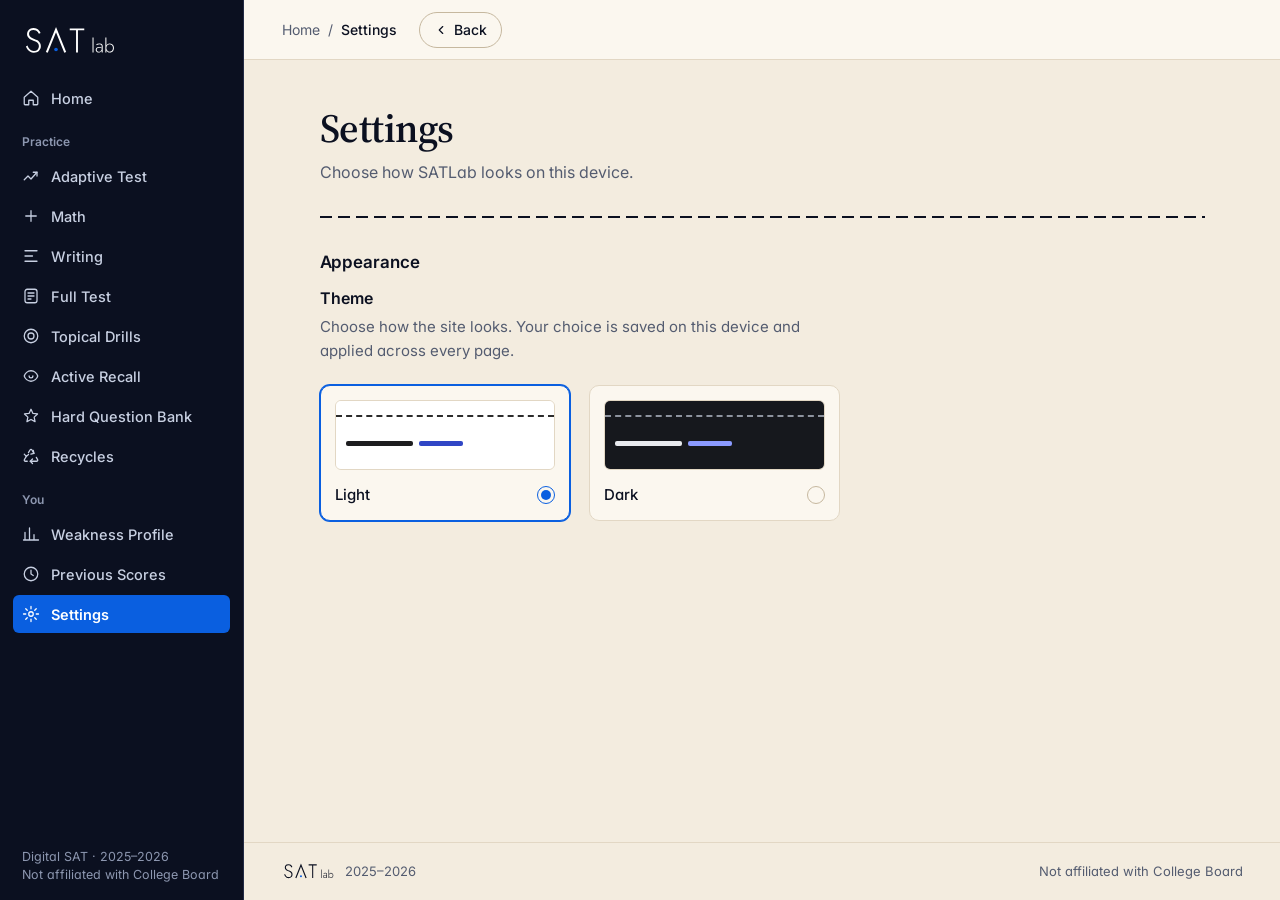
<file: settings.html>
<!DOCTYPE html>
<html lang="en">
<head>
  <meta charset="UTF-8" />
  <script>(function(){try{var t=localStorage.getItem('sat-theme');if(t==='dark')document.documentElement.setAttribute('data-theme','dark');}catch(e){}})();</script>
  <!-- Google tag (gtag.js) -->
  <script async src="https://www.googletagmanager.com/gtag/js?id=G-TMX8HFTQVZ"></script>
  <script>
    window.dataLayer = window.dataLayer || [];
    function gtag(){dataLayer.push(arguments);}
    gtag('js', new Date());
    gtag('config', 'G-TMX8HFTQVZ');
  </script>
  <meta name="viewport" content="width=device-width, initial-scale=1.0" />
  <title>Settings — SATLab</title>
  <link rel="icon" type="image/svg+xml" href="brand/satlab-icon.svg" />
  <link rel="icon" type="image/png" sizes="32x32" href="brand/favicon-32.png" />
  <link rel="apple-touch-icon" href="brand/apple-touch-icon.png" />
  <meta name="theme-color" content="#0B1020" />
  <link rel="preconnect" href="https://fonts.googleapis.com" />
  <link href="https://fonts.googleapis.com/css2?family=Inter:wght@400;500;600;700&family=Source+Serif+4:opsz,wght@8..60,400;8..60,600&display=swap" rel="stylesheet" />
  <style>
    *, *::before, *::after { box-sizing: border-box; margin: 0; padding: 0; }
    :root { --black:#111111; --gray-dark:#3A3A3A; --gray-mid:#767676; --gray-light:#C4C4C4; --gray-border:#DCDCDC; --gray-bg:#F5F5F5; --white:#f2f6fc; }
    :root[data-theme="dark"] { --black:#EDEDED; --gray-dark:#C7C7C7; --gray-mid:#9A9A9A; --gray-light:#5A5A5A; --gray-border:#333333; --gray-bg:#1B1B1B; --white:#08122a; }
    html, body { font-family:'DM Sans',sans-serif; background:var(--white); color:var(--black); min-height:100vh; font-size:15px; -webkit-font-smoothing:antialiased; transition:background .2s ease,color .2s ease; }
    .page { display:flex; min-height:100vh; flex-direction:column; }

    .site-header { display:flex; align-items:center; justify-content:space-between; padding:0 2.5rem; height:56px; border-bottom:1px solid var(--gray-border); background:var(--white); position:sticky; top:0; z-index:100; }
    .logo { font-size:14px; font-weight:500; letter-spacing:.06em; color:var(--black); text-transform:uppercase; cursor:pointer; }
    .hdr-right { display:flex; align-items:center; gap:1.5rem; }
    .breadcrumb { font-size:13px; color:var(--gray-mid); display:flex; align-items:center; gap:8px; }
    .breadcrumb .sep { color:var(--gray-light); }
    .breadcrumb .crumb { cursor:pointer; transition:color .15s; }
    .breadcrumb .crumb:hover { color:var(--black); }
    .breadcrumb .cur { color:var(--black); font-weight:500; }
    .back-btn { font-size:13px; color:var(--gray-mid); background:none; border:1px solid var(--gray-border); border-radius:6px; padding:6px 14px; cursor:pointer; font-family:'DM Sans',sans-serif; transition:color .15s,border-color .15s; }
    .back-btn:hover { color:var(--black); border-color:var(--black); }

    .settings-hero { padding:4rem 2.5rem 2.5rem; max-width:860px; margin:0 auto; width:100%; }
    .settings-label { font-size:11px; letter-spacing:.14em; text-transform:uppercase; color:var(--gray-mid); margin-bottom:1.25rem; }
    .settings-title { font-family:'Source Serif 4',serif; font-size:clamp(32px,5vw,44px); font-weight:300; line-height:1.12; color:var(--black); margin-bottom:.75rem; }
    .settings-sub { font-size:14px; color:var(--gray-mid); max-width:460px; line-height:1.7; font-weight:300; }
    .divider { border:none; border-top:1px solid var(--gray-border); margin:0 2.5rem; }

    .settings-section { max-width:860px; margin:0 auto; width:100%; padding:2.5rem; flex:1; }
    .group-label { font-size:11px; letter-spacing:.12em; text-transform:uppercase; color:var(--gray-mid); margin-bottom:1.25rem; display:flex; align-items:center; gap:12px; }
    .group-label::after { content:''; flex:1; height:1px; background:var(--gray-border); }
    .setting-row { margin-bottom:3rem; }
    .setting-row-title { font-size:15px; font-weight:500; color:var(--black); margin-bottom:.3rem; }
    .setting-row-desc { font-size:13px; color:var(--gray-mid); font-weight:300; margin-bottom:1.5rem; max-width:480px; line-height:1.6; }

    .theme-options { display:grid; grid-template-columns:1fr 1fr; gap:1.25rem; max-width:520px; }
    .theme-option { border:1px solid var(--gray-border); border-radius:6px; padding:1.25rem; cursor:pointer; transition:border-color .2s,background .2s,transform .15s; }
    .theme-option:hover { border-color:var(--gray-mid); transform:translateY(-1px); }
    .theme-option.active { border-color:var(--black); background:var(--gray-bg); }
    .theme-swatch { width:100%; height:70px; border-radius:4px; border:1px solid var(--gray-border); overflow:hidden; margin-bottom:.9rem; display:flex; flex-direction:column; }
    .swatch-bar { height:16px; flex-shrink:0; }
    .swatch-body { flex:1; display:flex; align-items:center; padding:0 10px; gap:6px; }
    .swatch-line { height:5px; border-radius:2px; }
    .theme-option-row { display:flex; align-items:center; justify-content:space-between; }
    .theme-option-name { font-size:13px; font-weight:500; color:var(--black); }
    .theme-check { width:16px; height:16px; border-radius:50%; border:1px solid var(--gray-border); flex-shrink:0; position:relative; }
    .theme-option.active .theme-check { border-color:var(--black); }
    .theme-option.active .theme-check::after { content:''; position:absolute; inset:3px; border-radius:50%; background:var(--black); }

    .site-footer { border-top:1px solid var(--gray-border); padding:1.25rem 2.5rem; display:flex; align-items:center; justify-content:space-between; margin-top:auto; }
    .footer-copy { font-size:12px; color:var(--gray-light); }
    .footer-note { font-size:12px; color:var(--gray-mid); }

    @media (max-width:600px) {
      .site-header,.settings-hero,.settings-section { padding-left:1.25rem; padding-right:1.25rem; }
      .divider { margin:0 1.25rem; }
      .breadcrumb { display:none; }
      .theme-options { grid-template-columns:1fr; max-width:100%; }
    }
  </style>
  <link rel="stylesheet" href="theme.css?v=9" />
  <script src="sidebar.js?v=10"></script>
  <script src="kbd.js"></script>
</head>
<body>

<div class="page">
  <header class="site-header">
    <div class="logo" onclick="window.location.href='index.html'"><img class="mark on-dark" src="brand/satlab-icon-white.svg" alt="" width="36" height="36" /><img class="wm on-light" src="brand/satlab-wordmark.svg" alt="SATLab" width="70" height="22" /><img class="wm on-dark" src="brand/satlab-wordmark-white.svg" alt="SATLab" width="70" height="22" /></div>
    <div class="hdr-right">
      <div class="breadcrumb"><span class="crumb" onclick="window.location.href='index.html'">Home</span><span class="sep">/</span><span class="cur">Settings</span></div>
      <button class="back-btn is-back" onclick="window.location.href='index.html'">Back</button>
    </div>
  </header>

  <div class="settings-hero">
    <h1 class="settings-title">Settings</h1>
    <p class="settings-sub">Choose how SATLab looks on this device.</p>
  </div>
  <hr class="divider" />

  <div class="settings-section">
    <h2 class="group-label">Appearance</h2>
    <div class="setting-row">
      <div class="setting-row-title">Theme</div>
      <div class="setting-row-desc">Choose how the site looks. Your choice is saved on this device and applied across every page.</div>
      <div class="theme-options" role="radiogroup" aria-label="Theme">
        <div class="theme-option" id="opt-light" onclick="setTheme('light')" role="radio" aria-checked="false">
          <div class="theme-swatch">
            <div class="swatch-bar" style="background:#ffffff;border-bottom:2px dashed #2b2b2b"></div>
            <div class="swatch-body" style="background:#ffffff">
              <div class="swatch-line" style="background:#1d1d1f;width:34%"></div>
              <div class="swatch-line" style="background:#3046c5;width:22%"></div>
            </div>
          </div>
          <div class="theme-option-row">
            <span class="theme-option-name">Light</span>
            <div class="theme-check"></div>
          </div>
        </div>
        <div class="theme-option" id="opt-dark" onclick="setTheme('dark')" role="radio" aria-checked="false">
          <div class="theme-swatch">
            <div class="swatch-bar" style="background:#16181d;border-bottom:2px dashed #8d939e"></div>
            <div class="swatch-body" style="background:#16181d">
              <div class="swatch-line" style="background:#e8eaee;width:34%"></div>
              <div class="swatch-line" style="background:#8b9aff;width:22%"></div>
            </div>
          </div>
          <div class="theme-option-row">
            <span class="theme-option-name">Dark</span>
            <div class="theme-check"></div>
          </div>
        </div>
      </div>
    </div>
  </div>

  <footer class="site-footer"><div class="footer-copy"><img class="wm on-light" src="brand/satlab-wordmark.svg" alt="SATLab" width="54" height="17" /><img class="wm on-dark" src="brand/satlab-wordmark-white.svg" alt="SATLab" width="54" height="17" /><span>2025–2026</span></div><div class="footer-note">Not affiliated with College Board</div></footer>
</div>

<script>
  function getTheme() {
    try { return localStorage.getItem('sat-theme') === 'dark' ? 'dark' : 'light'; }
    catch (e) { return 'light'; }
  }
  function setTheme(theme) {
    try { localStorage.setItem('sat-theme', theme); } catch (e) {}
    if (theme === 'dark') document.documentElement.setAttribute('data-theme', 'dark');
    else document.documentElement.removeAttribute('data-theme');
    reflectActive();
  }
  function reflectActive() {
    const t = getTheme();
    document.getElementById('opt-light').classList.toggle('active', t === 'light');
    document.getElementById('opt-dark').classList.toggle('active', t === 'dark');
    document.getElementById('opt-light').setAttribute('aria-checked', String(t === 'light'));
    document.getElementById('opt-dark').setAttribute('aria-checked', String(t === 'dark'));
  }
  reflectActive();
</script>
</body>
</html>
</file>
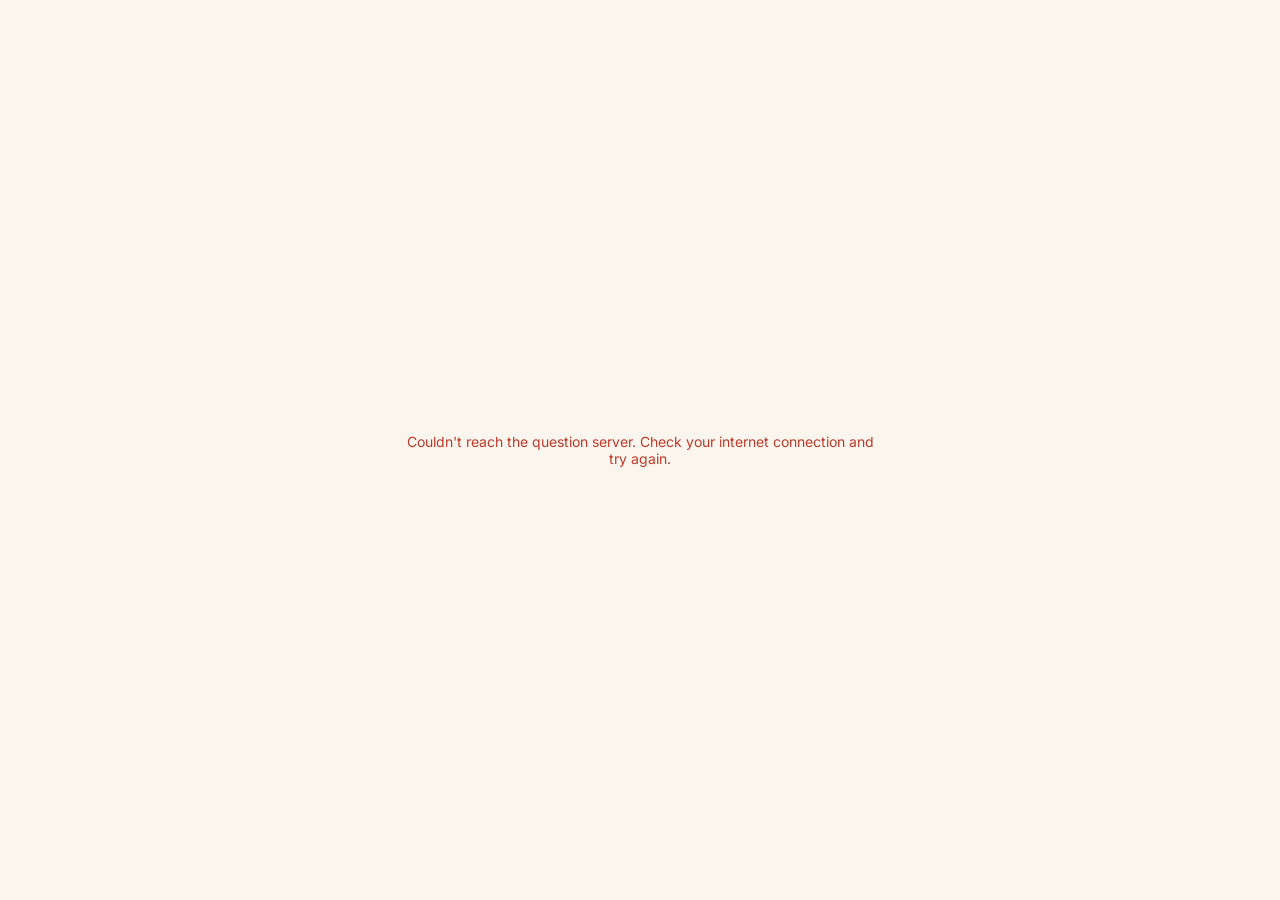
<file: test.html>
<!DOCTYPE html>
<html lang="en">
<head>
  <meta charset="UTF-8" />
  <script>(function(){try{var t=localStorage.getItem('sat-theme');if(t==='dark')document.documentElement.setAttribute('data-theme','dark');}catch(e){}})();</script>
  <!-- Google tag (gtag.js) -->
  <script async src="https://www.googletagmanager.com/gtag/js?id=G-TMX8HFTQVZ"></script>
  <script>
    window.dataLayer = window.dataLayer || [];
    function gtag(){dataLayer.push(arguments);}
    gtag('js', new Date());
    gtag('config', 'G-TMX8HFTQVZ');
  </script>
  <meta name="viewport" content="width=device-width, initial-scale=1.0" />
  <title>SAT Practice — Test</title>
  <link rel="icon" type="image/svg+xml" href="brand/satlab-icon.svg" />
  <link rel="icon" type="image/png" sizes="32x32" href="brand/favicon-32.png" />
  <link rel="apple-touch-icon" href="brand/apple-touch-icon.png" />
  <meta name="theme-color" content="#0B1020" />
  <link rel="preconnect" href="https://fonts.googleapis.com" />
  <link rel="preconnect" href="https://fonts.gstatic.com" crossorigin />
  <link href="https://fonts.googleapis.com/css2?family=Inter:wght@400;500;600;700&family=Source+Serif+4:opsz,wght@8..60,400;8..60,600&family=DM+Mono:wght@400;500&display=swap" rel="stylesheet" />
  <style>
    *, *::before, *::after { box-sizing: border-box; margin: 0; padding: 0; }
    :root {
      --black: #111111; --gray-dark: #3A3A3A; --gray-mid: #767676;
      --gray-light: #C4C4C4; --gray-border: #DCDCDC; --gray-bg: #F5F5F5;
      --white: #f2f2f2; --correct: #1a7a3c; --incorrect: #c0392b;
    }
    :root[data-theme="dark"] {
      --black: #EDEDED; --gray-dark: #C7C7C7; --gray-mid: #9A9A9A;
      --gray-light: #5A5A5A; --gray-border: #333333; --gray-bg: #1B1B1B; --white: #121212;
    }
    html, body { height: 100%; -webkit-font-smoothing: antialiased; overflow: hidden; }
    /* The exam layout (header, panes, choices, navigator, footer) lives in exam.css; only this page's overlays are here. */

    /* ── LOADING STATE ── */
    .loading-screen {
      position: fixed; inset: 0; display: flex; align-items: center; justify-content: center;
      flex-direction: column; gap: 1rem; z-index: 500;
    }
    .loading-screen.hidden { display: none; }
    .loading-spinner {
      width: 32px; height: 32px; border: 2px solid var(--ex-line, #ddd);
      border-top-color: var(--ex-blue, #3046c5); border-radius: 50%; animation: spin 0.8s linear infinite;
    }
    @keyframes spin { to { transform: rotate(360deg); } }
    .loading-label { font-size: 13px; color: var(--ex-muted, #666); }
    .loading-error { font-size: 14px; color: #c0392b; max-width: 32rem; text-align: center; padding: 0 1rem; }

    /* ── REVIEW / SCORE OVERLAY ── */
    .overlay { display: none; position: fixed; inset: 0; z-index: 300; align-items: center; justify-content: center; padding: 1rem; }
    .overlay.active { display: flex; }
    .overlay-box { width: 100%; max-width: 560px; max-height: 84vh; overflow-y: auto; padding: 2rem 2.25rem; animation: fadeSlide 0.2s ease; }
    @keyframes fadeSlide { from { opacity:0; transform:translateY(10px); } to { opacity:1; transform:translateY(0); } }
    .overlay-title { margin-bottom: 0.4rem; }
    .overlay-sub { font-size: 14px; color: var(--ex-muted); margin-bottom: 1.25rem; }
    .score-big { font-size: 56px; font-weight: 700; line-height: 1; }
    .score-label { font-size: 14px; color: var(--ex-muted); margin-bottom: 1.5rem; }
    .score-breakdown { display: flex; gap: 2rem; margin-bottom: 1.75rem; padding-top: 1.25rem; border-top: 1px solid var(--ex-line); }
    .score-stat .num { font-size: 22px; font-weight: 700; font-variant-numeric: tabular-nums; }
    .score-stat .lbl { font-size: 11px; color: var(--ex-muted); text-transform: uppercase; letter-spacing: 0.08em; font-weight: 600; }
    .domain-breakdown { margin-bottom: 1.75rem; }
    .domain-row { display: flex; align-items: center; gap: 0.75rem; padding: 0.5rem 0; border-bottom: 1px solid var(--ex-line); font-size: 13px; }
    .domain-name { flex: 1; }
    .domain-score { font-size: 13px; color: var(--ex-muted); font-variant-numeric: tabular-nums; }
    .domain-bar-wrap { width: 80px; height: 5px; background: var(--ex-band); border-radius: 3px; }
    .domain-bar { height: 5px; background: var(--ex-blue) !important; border-radius: 3px; }
    .review-grid { padding: 0.5rem 0 0.75rem; }
    .review-list { display: flex; flex-direction: column; margin-bottom: 1.5rem; }
    .review-item { display: flex; align-items: center; gap: 0.75rem; padding: 0.6rem 0.25rem; border-bottom: 1px solid var(--ex-line); font-size: 13px; cursor: pointer; border-radius: 4px; }
    .review-item:hover { background: var(--ex-band); }
    .review-num { width: 28px; font-weight: 700; color: var(--ex-muted); font-variant-numeric: tabular-nums; }
    .review-q { flex: 1; min-width: 0; white-space: nowrap; overflow: hidden; text-overflow: ellipsis; }
    .review-status { width: 8px; height: 8px; border-radius: 50%; flex-shrink: 0; }
    .status-correct { background: var(--ex-correct); }
    .status-incorrect { background: var(--ex-incorrect); }
    .status-unanswered { background: var(--ex-line); }
    .review-flag { color: var(--ex-red); font-size: 12px; font-weight: 600; display: inline-flex; align-items: center; gap: 3px; }
    .overlay-btn-row { display: flex; gap: 0.75rem; }
    .overlay-btn { flex: 1; font-size: 14px; padding: 10px 0; cursor: pointer; }
    @media (max-width: 760px) { .overlay-box { padding: 1.5rem 1.25rem; } .score-breakdown { gap: 1.25rem; } }
  </style>
  <link rel="stylesheet" href="theme.css?v=9" />
  <link rel="stylesheet" href="exam.css?v=2" />
</head>
<body class="exam">

<!-- LOADING SCREEN -->
<div class="loading-screen" id="loading-screen">
  <div class="loading-spinner"></div>
  <div class="loading-label">Loading questions…</div>
</div>

<!-- HEADER -->
<header class="ex-header">
  <div class="ex-h-left">
    <h1 class="ex-title" id="ex-title">Section 1: Reading and Writing</h1>
    <button type="button" class="ex-linkbtn" id="btn-directions" data-ex-pop="ex-directions" aria-controls="ex-directions">Directions <span class="ex-ico" data-icon="chevDown"></span></button>
  </div>
  <div class="ex-h-center">
    <div class="ex-timer" id="timer" role="timer" aria-live="off">32:00</div>
    <button type="button" class="ex-pill" id="timer-toggle" onclick="toggleTimer()" aria-label="Hide timer">Hide</button>
  </div>
  <div class="ex-h-right">
    <button type="button" class="ex-tool" id="btn-hl" data-ex-pop="ex-hlpanel" aria-controls="ex-hlpanel" title="Highlights &amp; Notes"><span class="ex-ico" data-icon="pen"></span><span class="ex-tool-label">Highlights &amp; Notes</span></button>
    <button type="button" class="ex-tool" id="btn-more" data-ex-pop="ex-more" aria-controls="ex-more" aria-haspopup="menu" title="More"><span class="ex-ico" data-icon="more"></span><span class="ex-tool-label">More</span></button>
  </div>
</header>

<div class="ex-pop ex-directions" id="ex-directions" role="dialog" aria-label="Directions" hidden>
  <h2>Directions</h2>
  <p>The questions in this section address a number of important reading and writing skills. Each question includes one or more passages, which may include a table or graph. Read each passage and question carefully, and then choose the best answer to the question based on the passage(s).</p>
  <p>All questions in this section are multiple-choice with four answer choices. Each question has a single best answer.</p>
  <div class="ex-pop-actions"><button type="button" class="ex-btn" onclick="Exam.closePopovers(true)" data-ex-autofocus>Close</button></div>
</div>

<div class="ex-pop ex-hlpanel" id="ex-hlpanel" role="dialog" aria-label="Highlights and notes" hidden>
  <h2>Highlights &amp; Notes</h2>
  <p>Select text in the passage to highlight it. Click a highlight to add a note or remove it.</p>
  <div class="ex-hlrow">
    <button type="button" class="hl-btn hl-yellow" id="hl-yellow" title="Yellow" aria-label="Yellow highlighter" onclick="setHighlightColor('hl-yellow')" data-ex-autofocus></button>
    <button type="button" class="hl-btn hl-green"  id="hl-green"  title="Green"  aria-label="Green highlighter"  onclick="setHighlightColor('hl-green')"></button>
    <button type="button" class="hl-btn hl-blue"   id="hl-blue"   title="Blue"   aria-label="Blue highlighter"   onclick="setHighlightColor('hl-blue')"></button>
    <button type="button" class="hl-btn hl-pink"   id="hl-pink"   title="Pink"   aria-label="Pink highlighter"   onclick="setHighlightColor('hl-pink')"></button>
    <button type="button" class="ex-textbtn" id="btn-clear-hl" onclick="clearAllHighlights()" title="Remove all highlights on this question">Clear all</button>
  </div>
</div>

<div class="ex-pop ex-menu" id="ex-more" role="menu" aria-label="More" hidden>
  <button type="button" role="menuitem" id="timer-pause-btn" onclick="togglePause()"><span class="ex-ico" data-icon="pause"></span><span id="pause-label">Pause timer</span></button>
  <button type="button" role="menuitem" id="btn-report" onclick="openReport()"><span class="ex-ico" data-icon="flag"></span>Report a problem</button>
  <hr />
  <button type="button" role="menuitem" onclick="confirmExit()"><span class="ex-ico" data-icon="exit"></span>Exit</button>
</div>

<!-- MAIN -->
<main class="ex-body" id="ex-body">
  <section class="ex-pane ex-passage" id="passage-pane" aria-label="Passage"></section>
  <div class="ex-divider" id="divider"><span class="ex-divider-grip"><i></i><i></i><i></i></span></div>
  <section class="ex-pane ex-question" id="question-pane" aria-label="Question"></section>
</main>

<!-- FOOTER -->
<footer class="ex-footer">
  <div class="ex-f-left"><span class="ex-student" id="ex-student">Student</span></div>
  <div class="ex-f-center">
    <button type="button" class="ex-navbtn" id="ex-navbtn" data-ex-pop="ex-navpop" aria-controls="ex-navpop"><span id="ex-navbtn-label">Question 1<span class="ex-navbtn-of"> of 27</span></span> <span class="ex-ico" data-icon="chevUp"></span></button>
    <div class="ex-pop ex-navpop" id="ex-navpop" role="dialog" aria-labelledby="ex-navpop-title" hidden>
      <div class="ex-navpop-head">
        <span style="width:28px"></span>
        <div class="ex-navpop-title" id="ex-navpop-title">Questions</div>
        <button type="button" class="ex-iconbtn" aria-label="Close" onclick="Exam.closePopovers(true)"><span class="ex-ico" data-icon="close"></span></button>
      </div>
      <div class="ex-legend">
        <span><span class="ex-lg-pin ex-ico" data-icon="pin"></span>Current</span>
        <span><span class="ex-lg-box"></span>Unanswered</span>
        <span><span class="ex-lg-flag ex-ico" data-icon="bookmarkFill"></span>For Review</span>
      </div>
      <div class="ex-qgrid" id="q-nav"></div>
      <div class="ex-navpop-foot"><button type="button" class="ex-outline-btn" id="btn-review-page" onclick="Exam.closePopovers(false);openReview()">Go to Review Page</button></div>
    </div>
  </div>
  <div class="ex-f-right">
    <button type="button" class="ex-btn" id="btn-back" onclick="prevQuestion()">Back</button>
    <button type="button" class="ex-btn" id="btn-next" onclick="nextQuestion()">Next</button>
  </div>
</footer>

<!-- REVIEW OVERLAY -->
<div class="overlay" id="review-overlay">
  <div class="overlay-box">
    <div class="overlay-title">Check Your Work</div>
    <div class="overlay-sub" id="review-sub">Check your answers before submitting.</div>
    <div class="ex-legend">
      <span><span class="ex-lg-box"></span>Unanswered</span>
      <span><span class="ex-lg-flag ex-ico" data-icon="bookmarkFill"></span>For Review</span>
    </div>
    <div class="ex-qgrid review-grid" id="review-grid"></div>
    <div class="review-list" id="review-list"></div>
    <div class="overlay-btn-row">
      <button class="overlay-btn" onclick="closeOverlay('review-overlay')">Continue Test</button>
      <button class="overlay-btn primary" onclick="submitTest()">Submit</button>
    </div>
  </div>
</div>

<!-- SCORE OVERLAY -->
<div class="overlay" id="score-overlay">
  <div class="overlay-box">
    <div class="overlay-title">Module Complete</div>
    <div class="overlay-sub" id="score-sub">—</div>
    <div class="score-big" id="score-num">—</div>
    <div class="score-label" id="score-pct">— correct</div>
    <div class="score-breakdown">
      <div class="score-stat"><div class="num" id="sc-correct">—</div><div class="lbl">Correct</div></div>
      <div class="score-stat"><div class="num" id="sc-incorrect">—</div><div class="lbl">Incorrect</div></div>
      <div class="score-stat"><div class="num" id="sc-unanswered">—</div><div class="lbl">Unanswered</div></div>
    </div>
    <div class="domain-breakdown" id="domain-breakdown"></div>
    <div id="coach-analysis"></div>
    <div class="review-list" id="score-review-list"></div>
    <div class="overlay-btn-row">
      <button class="overlay-btn" onclick="window.location.href='index.html'">← Back to Tests</button>
      <button class="overlay-btn primary" onclick="closeOverlay('score-overlay')">Review Answers</button>
    </div>
  </div>
</div>

<script>
// The 4 MB question bank is only needed for Hard Question Bank sets; practice modules come from the server
// and Recycles from recyclebank.js. Written in during parsing so it still loads before the scripts below.
if (new URLSearchParams(location.search).get('test') === 'hard') document.write('<script src="questionbank.js"><\/script>');
</script>
<script src="hardbank.js"></script>
<script src="recyclebank.js"></script>
<script src="rworder.js"></script>
<script src="rwfixes.js?v=5"></script>
<script>if (new URLSearchParams(location.search).get('export') === 'graphs') document.write('<script src="graphs-export.js?v=1"><\/script>');</script>
<script>(function(){ var p = new URLSearchParams(location.search); RWFix.load((p.get('test') || 'test01') + '_' + (p.get('module') || '1A')); })();</script>
<script src="exam.js?v=1"></script>
<script src="coach.js?v=1"></script>
<script>
// ══════════════════════════════════════════════════════════════
//  STATE
// ══════════════════════════════════════════════════════════════
const params   = new URLSearchParams(window.location.search);
const testId   = params.get('test')   || 'test01';
const label    = params.get('label')  || 'Practice Test 1';
const moduleId = params.get('module') || '1A';

const moduleKey = `${testId}_${moduleId}`;
// Hard Question Bank sets (test=hard) are built locally from questionbank.js by hardbank.js —
// the question server doesn't know about them, so they're loaded and graded in the browser.
const HARD_MODE = testId === 'hard';
const hardSkill = params.get('skill') || '';
// Recycles sets (test=recycles&module=<group key|all>) come from recyclebank.js and are graded locally too.
const RECYCLE_MODE = testId === 'recycles';
const LOCAL_MODE = HARD_MODE || RECYCLE_MODE;
const modWord   = HARD_MODE ? 'Set' : 'Module';
const setName   = RECYCLE_MODE && window.RecycleBank ? RecycleBank.name(moduleId) : `${modWord} ${moduleId}`;
let QUESTIONS = [];

// ── Your Cloudflare Worker API ──────────────────────────────────
const API_BASE = 'https://sat.mrnoobyesyes.workers.dev';

const totalSecs   = 32 * 60;
let currentQ      = 0;
let answers       = [];
let flagged       = [];
let timerSecs     = totalSecs;
let timerHidden   = false;
let timerInterval = null;
let submitted     = false;
let submittedResults = {}; // filled in after grading: { [questionId]: {status, rationale, correctAnswer} }
// "Check answer": single questions graded before the final Submit, by question index. A checked question is
// locked (its answer can't change); nothing here is saved — the final Submit still grades every question.
let checkedResults = {}; // { [qIndex]: {status, rationale, correctAnswer} }
let checkPending   = {}; // { [qIndex]: true } while a check is waiting for the server
let checkFailed    = {}; // { [qIndex]: true } after a check couldn't reach the server
// Answer elimination ("ABC" toggle): elimMode shows the strike buttons; eliminated[qIndex] = Set of choice indexes.
let elimMode   = false;
let eliminated = [];

// Header title, e.g. "Section 1, Module 2: Reading and Writing" (practice modules are named 1A/1B/2A/2B).
const sectionTitle = HARD_MODE ? `Reading and Writing: Hard ${setName}`
  : RECYCLE_MODE ? `Reading and Writing: ${setName}`
  : /^[12]/.test(moduleId) ? `Section 1, Module ${moduleId[0]}: Reading and Writing`
  : `Section 1: Reading and Writing`;
const contextLabel = `Writing · ${label} · ${setName}`; // shown to the Report form and as the title's tooltip
window.SATReportContext = () => ({ module: contextLabel });

// ── Load questions from the API (no answers included) ───────────
async function initTest() {
  if (window.GraphExport) { GraphExport.run(); return; } // one-off: test.html?export=graphs (graphs-export.js)
  let rawQuestions;
  if (HARD_MODE) {
    rawQuestions = (window.HardBank && typeof QUESTION_BANK !== 'undefined')
      ? HardBank.rwSet(parseInt(moduleId, 10), hardSkill) : [];
    // Hard sets vary in size, so scale the timer to the real-test pace (32 min / 27 questions).
    if (rawQuestions.length) timerSecs = Math.max(60, Math.round(rawQuestions.length * 32 / 27) * 60);
  } else if (RECYCLE_MODE) {
    rawQuestions = window.RecycleBank ? RecycleBank.set(moduleId) : [];
    if (rawQuestions.length) timerSecs = Math.max(60, Math.round(rawQuestions.length * 32 / 27) * 60);
  } else try {
    const res = await fetch(`${API_BASE}/api/module?bank=${encodeURIComponent(moduleKey)}`);
    if (!res.ok) throw new Error('Bad response');
    rawQuestions = await res.json();
  } catch (e) {
    document.getElementById('loading-screen').innerHTML =
      '<div class="loading-error">Couldn\'t reach the question server. Check your internet connection and try again.</div>';
    return;
  }

  if (rawQuestions && window.RWFix && !HARD_MODE && !RECYCLE_MODE) RWFix.overlay(rawQuestions, moduleKey); // the site's repaired text (rw/)
  if (rawQuestions && window.RWFix) rawQuestions.forEach(RWFix.apply); // repairs (missing choice D, lost apostrophes)
  if (!rawQuestions || rawQuestions.length === 0) {
    document.getElementById('loading-screen').innerHTML =
      `<div class="loading-error">No questions found for ${escHtml(HARD_MODE ? 'hard set ' + moduleId + (hardSkill ? ' (' + hardSkill + ')' : '') : RECYCLE_MODE ? 'recycles set ' + moduleId : 'module: ' + moduleKey)}</div>`; // escaped: these come from the URL
    return;
  }

  // Sort into SAT RW domain order: Craft & Structure → Information & Ideas → Standard English → Expression of Ideas
  const DOMAIN_ORDER = ['Craft and Structure', 'Information and Ideas', 'Standard English', 'Expression of Ideas'];
  const _grouped = {};
  DOMAIN_ORDER.forEach(d => _grouped[d] = []);
  rawQuestions.forEach(q => {
    const match = DOMAIN_ORDER.find(d => q.domain && q.domain.startsWith(d));
    if (match) _grouped[match].push(q);
  });
  // Recycles sets keep their own order (most repeated first, or the team doc's order for set 2); everything else runs in domain order.
  // …and within that, by question type in the team's order (Words in Context first, …): rworder.js.
  QUESTIONS = RECYCLE_MODE ? rawQuestions.slice() : RWOrder.sort(DOMAIN_ORDER.flatMap(d => _grouped[d]));

  const totalQ = QUESTIONS.length;
  answers = new Array(totalQ).fill(null);
  flagged = new Array(totalQ).fill(false);
  eliminated = Array.from({ length: totalQ }, () => new Set());
  initHighlights(totalQ);

  const titleEl = document.getElementById('ex-title');
  titleEl.textContent = sectionTitle;
  titleEl.title = contextLabel;
  document.getElementById('ex-navpop-title').textContent = `${sectionTitle} Questions`;
  document.getElementById('ex-student').textContent = Exam.studentName();
  document.getElementById('score-sub').textContent =
    `${label} · ${setName}`;

  document.getElementById('loading-screen').classList.add('hidden');
  buildNav();
  renderQuestion(0);
  updateTimerDisplay(); // show the real time for this set right away (sets can be shorter than 32 min)
  // "Before you start": choose Stop timer / Check answer / Pace Coach; the clock starts with Start.
  Coach.onBudgetEnd = i => {
    if (submitted || i !== currentQ) return;
    if (!flagged[i]) toggleFlag(i);
    if (i < QUESTIONS.length - 1) goToQuestion(i + 1); else openReview();
  };
  Coach.setup({
    kind: 'rw', title: sectionTitle, detail: `${label} · ${setName} · ${totalQ} questions · ${Math.round(timerSecs / 60)} min`,
    count: totalQ, totalSecs: timerSecs, canPause: true, canCheck: true, current: () => currentQ,
    onStart: s => {
      document.getElementById('timer-pause-btn').hidden = !s.pause;
      renderQuestion(currentQ);
      startTimer();
    }
  });
}

window.addEventListener('load', initTest);

// ── Timer ─────────────────────────────────────────────────────
let timerPaused = false;

function startTimer() {
  timerInterval = setInterval(() => {
    Coach.tick(currentQ, !submitted && !timerPaused);
    if (submitted || timerPaused) return;
    timerSecs--;
    updateTimerDisplay();
    if (timerSecs <= 0) { clearInterval(timerInterval); submitTest(); }
  }, 1000);
}

function togglePause() {
  if (submitted || !Coach.settings.pause) return; // Stop timer is chosen on the "Before you start" screen
  timerPaused = !timerPaused;
  document.getElementById('pause-label').textContent = timerPaused ? 'Resume timer' : 'Pause timer';
  document.getElementById('timer').classList.toggle('paused', timerPaused);
  updateTimerDisplay();
}

function updateTimerDisplay() {
  const el = document.getElementById('timer');
  const tag = timerPaused && !submitted ? ' <span class="ex-paused-tag">Paused</span>' : '';
  if (timerHidden) { el.innerHTML = Exam.icon.clock + '<span class="ex-sr">Timer hidden</span>' + tag; el.classList.remove('warning'); return; }
  const m = Math.floor(timerSecs / 60).toString().padStart(2, '0');
  const s = (timerSecs % 60).toString().padStart(2, '0');
  el.innerHTML = `${m}:${s}${tag}`;
  el.classList.toggle('warning', timerSecs <= 300);
}

function toggleTimer() {
  timerHidden = !timerHidden;
  const t = document.getElementById('timer-toggle');
  t.textContent = timerHidden ? 'Show' : 'Hide';
  t.setAttribute('aria-label', timerHidden ? 'Show timer' : 'Hide timer');
  updateTimerDisplay();
}

// ── Navigation ────────────────────────────────────────────────
function buildNav() {
  document.getElementById('q-nav').innerHTML = '';
  updateNav();
}

// The navigator grid (footer pop-up), the "Question 3 of 27" button and Back/Next.
function navItems() {
  return QUESTIONS.map((q, i) => {
    const chk = !submitted && checkedResults[i];
    const res = submitted && submittedResults[q.id] ? submittedResults[q.id].status : null;
    return {
      answered: answers[i] !== null, flagged: flagged[i],
      checked: chk ? (chk.status === 'correct' ? 'right' : 'wrong') : null,
      result: res === 'correct' || res === 'incorrect' ? res : null
    };
  });
}

function updateNav() {
  Exam.renderNavGrid(document.getElementById('q-nav'), navItems(), currentQ, goToQuestion, 'dot-');
  const total = QUESTIONS.length;
  document.getElementById('ex-navbtn-label').innerHTML = `Question ${currentQ + 1}<span class="ex-navbtn-of"> of ${total}</span>`;
  document.getElementById('ex-navbtn').setAttribute('aria-label', `Question ${currentQ + 1} of ${total}. Open the question navigator`);
  document.getElementById('btn-back').hidden = currentQ === 0;
  document.getElementById('btn-next').textContent = currentQ === total - 1 ? (submitted ? 'Results' : 'Review') : 'Next';
}

function goToQuestion(i) {
  Exam.closePopovers(false);
  currentQ = i;
  renderQuestion(i);
  updateNav();
  // A new question starts at the top (on phones the passage and question share one scroll).
  ['#ex-body', '#passage-pane', '#question-pane'].forEach(sel => { const el = document.querySelector(sel); if (el) el.scrollTop = 0; });
}

function prevQuestion() {
  if (currentQ > 0) goToQuestion(currentQ - 1);
}

function nextQuestion() {
  if (currentQ < QUESTIONS.length - 1) goToQuestion(currentQ + 1);
  else openReview();
}

// ── Render ────────────────────────────────────────────────────
function renderQuestion(i) {
  const q = QUESTIONS[i];
  const totalQ = QUESTIONS.length;

  // Passage pane
  const pp = document.getElementById('passage-pane');

  // Build passage HTML from structured passage_lines (preserves indentation, blank lines, poems)
  function buildPassageHTML(q) {
    const lines = q.passage_lines;

    // Render a single table entry
    function renderTable(entry) {
      const titleHtml = entry.title ? `<div class="passage-table-title">${escHtml(entry.title)}</div>` : '';
      const thead = `<thead><tr>${entry.headers.map(h=>`<th>${escHtml(h)}</th>`).join('')}</tr></thead>`;
      const tbody = `<tbody>${entry.rows.map(row=>`<tr>${row.map(c=>`<td>${escHtml(c)}</td>`).join('')}</tr>`).join('')}</tbody>`;
      return `${titleHtml}<div class="passage-table-wrap"><table class="passage-table">${thead}${tbody}</table></div>`;
    }

    // Helper: render a passage_lines array to HTML
    function renderLines(lineArr) {
      // Handle mixed arrays that may contain table/chart/text entries
      const parts = [];
      let textBuf = [];

      function flushText() {
        if (!textBuf.length) return;
        const hasIndent = textBuf.some(l => l.type === 'line' && l.indent > 0);
        const blankCount = textBuf.filter(l => l.type === 'blank').length;
        const isPoem = hasIndent || blankCount > 2;
        if (isPoem) {
          const html = textBuf.map(l => {
            if (l.type === 'blank') return '<span class="pline-blank"></span>';
            return `<span class="pline indent-${l.indent||0}">${escHtml(l.text||'')}</span>`;
          }).join('');
          parts.push(`<div class="passage-poem">${html}</div>`);
        } else {
          const paras = [];
          let cur = [];
          for (const l of textBuf) {
            const txt = l.text || l;
            if (l.type === 'blank') {
              if (cur.length) { paras.push(cur); cur = []; }
            } else {
              cur.push(typeof txt === 'string' ? txt : '');
            }
          }
          if (cur.length) paras.push(cur);
          if (paras.length)
            parts.push(`<div class="passage-text">${paras.map(p=>`<p>${escHtml(p.join(' '))}</p>`).join('')}</div>`);
        }
        textBuf = [];
      }

      for (const l of lineArr) {
        if (l.type === 'table') {
          flushText();
          parts.push(renderTable(l));
        } else if (l.type === 'chart') {
          flushText();
          if (l.image) {
            parts.push(`<div class="passage-chart-wrap"><img class="passage-chart-img" src="${escHtml(l.image)}" alt="Chart or graph for this question" /></div>`);
          } else {
            parts.push(`<div class="passage-chart-note">${escHtml(l.note || '[Graph — see original source]')}</div>`);
          }
        } else if (l.type === 'text') {
          flushText();
          parts.push(`<div class="passage-text"><p>${escHtml(l.text)}</p></div>`);
        } else {
          textBuf.push(l);
        }
      }
      flushText();
      return parts.join('');
    }

    if (lines && lines.length) {
      // Check for Text 1 / Text 2 split
      const text1Idx = lines.findIndex(l => l.type === 'line' && /^Text\s+1\s*$/i.test(l.text));
      const text2Idx = lines.findIndex(l => l.type === 'line' && /^Text\s+2\s*$/i.test(l.text));

      if (text1Idx !== -1 && text2Idx !== -1 && text2Idx > text1Idx) {
        const t1Lines = lines.slice(text1Idx + 1, text2Idx).filter(l => !(l.type === 'blank' && lines.slice(text1Idx + 1, text1Idx + 2).includes(l)));
        const t2Lines = lines.slice(text2Idx + 1);
        return `<div class="passage-label">Text 1</div>${renderLines(t1Lines)}<div class="passage-label">Text 2</div>${renderLines(t2Lines)}`;
      }

      return renderLines(lines);
    }

    // Fallback to old flat passage string
    const raw = q.passage || '';
    if (/^Text 1\b/i.test(raw)) {
      const t2idx = raw.search(/Text 2\b/i);
      if (t2idx > 0) {
        const t1 = raw.slice(0, t2idx).replace(/^Text 1\s*/i, '').trim();
        const t2 = raw.slice(t2idx).replace(/^Text 2\s*/i, '').trim();
        return `<div class="passage-label">Text 1</div><div class="passage-text"><p>${escHtml(t1)}</p></div><div class="passage-label">Text 2</div><div class="passage-text"><p>${escHtml(t2)}</p></div>`;
      }
    }
    return `<div class="passage-text">${raw.split('\n\n').map(p=>`<p>${escHtml(p)}</p>`).join('')}</div>`;
  }

  let passageHTML = buildPassageHTML(q);

  // Apply underline formatting using precise PDF-extracted segments
  function applyUnderline(html, q) {
    const segments = q.underline_segments;
    if (!segments || !segments.length) return html;

    function norm(s) {
      return s.replace(/\s+/g, ' ')
              .replace(/[\u2018\u2019\u02bc]/g, "'")
              .replace(/[\u201c\u201d]/g, '"')
              .replace(/[\u2013\u2014]/g, '-')
              .replace(/\u2019/g, "'")
              .trim();
    }

    // Walk the HTML char-by-char, skipping tag content, to find and wrap each segment
    let cursor = 0; // segments are in document order: look after the last one first, so a repeated phrase gets the right occurrence
    function wrapSegment(htmlStr, segText, nextText) {
      const segNorm = norm(escHtml(segText)); // the HTML is escaped (& -> &amp;), so escape the segment the same way or positions don't line up
      if (!segNorm) return htmlStr;

      // Build plain-text version (strip tags) to locate the segment
      let plain = '';
      let inTag = false;
      for (let i = 0; i < htmlStr.length; i++) {
        if (htmlStr[i] === '<') { inTag = true; continue; }
        if (htmlStr[i] === '>') { inTag = false; continue; }
        if (!inTag) plain += htmlStr[i];
      }
      const plainNorm = norm(plain);

      // Try exact match. A segment that continues on the next line (the next segment follows it
      // directly) is placed where that whole run occurs, so an earlier copy of a short word isn't picked.
      let idx = -1;
      const run = nextText ? segNorm + ' ' + norm(escHtml(nextText)) : '';
      if (run) { idx = plainNorm.indexOf(run, cursor); if (idx === -1) idx = plainNorm.indexOf(run); }
      if (idx === -1) idx = plainNorm.indexOf(segNorm, cursor);
      if (idx === -1) idx = plainNorm.indexOf(segNorm);
      if (idx === -1) {
        // Try first 40 chars of segment (handles truncated multi-line rects)
        const partial = segNorm.substring(0, Math.min(40, segNorm.length));
        idx = plainNorm.indexOf(partial, cursor);
        if (idx === -1) idx = plainNorm.indexOf(partial);
        if (idx === -1) return htmlStr; // can't find it
      }

      const endIdx = idx + segNorm.length;

      // Map plain-text char positions back to HTML positions and wrap
      let charCount = 0, inT = false;
      let startHtmlPos = -1, endHtmlPos = -1;
      for (let i = 0; i < htmlStr.length; i++) {
        // Check the end before skipping a tag: a segment that ends right before a tag must
        // close there, or the browser carries the open <u> over the rest of the passage.
        if (charCount === endIdx && endHtmlPos === -1 && startHtmlPos !== -1) { endHtmlPos = i; break; }
        if (htmlStr[i] === '<') { inT = true; }
        if (!inT) {
          if (charCount === idx && startHtmlPos === -1) startHtmlPos = i;
          charCount++;
        }
        if (htmlStr[i] === '>') { inT = false; }
      }
      if (endHtmlPos === -1) endHtmlPos = htmlStr.length;
      if (startHtmlPos === -1) return htmlStr;
      cursor = endIdx;

      return htmlStr.slice(0, startHtmlPos) +
             '<u>' + htmlStr.slice(startHtmlPos, endHtmlPos) + '</u>' +
             htmlStr.slice(endHtmlPos);
    }

    // Apply each segment in order
    let result = html;
    segments.forEach((seg, k) => {
      result = wrapSegment(result, seg, segments[k + 1]);
    });
    return result;
  }

  // The highlighter colours live in the header's "Highlights & Notes" panel; the passage is just the text.
  pp.innerHTML = `<div class="ex-passage-inner"><div id="passage-content">${applyUnderline(passageHTML, q)}</div></div>`;

  // Question pane
  const qp = document.getElementById('question-pane');
  const letters = ['A','B','C','D'];
  const result = submittedResults[q.id]; // only populated after grading (from the server)
  const shown = submitted ? result : checkedResults[i]; // before Submit: a question checked with "Check answer"
  const choicesHTML = q.choices.map((c, ci) => {
    let cls = 'answer-option';
    if (shown) {
      if (ci === shown.correctAnswer) cls += ' correct';
      else if (ci === answers[i] && ci !== shown.correctAnswer) cls += ' incorrect';
    } else if (!submitted) {
      if (answers[i] === ci) cls += ' selected';
    }
    const out = eliminated[i] && eliminated[i].has(ci);
    return `<div class="ex-choice${out ? ' eliminated' : ''}">
      <div class="${cls}" role="radio" tabindex="0" aria-checked="${answers[i] === ci}" onclick="selectAnswer(${i},${ci})">
        <span class="answer-letter">${letters[ci]}</span>
        <span class="answer-text">${escHtml(c)}</span>
      </div>
      ${elimBtnHTML(i, ci)}
    </div>`;
  }).join('');

  const rationaleHTML = submitted && result ? `${result.rationale ? `
    <div class="rationale-box">
      <div class="rationale-label">Explanation</div>
      ${escHtml(result.rationale)}
    </div>` : ''}${metaHTML(q)}` : '';

  const reveal = submitted || !!checkedResults[i];
  qp.innerHTML = `
    <div class="ex-question-inner">
      <div class="ex-qhead">
        <span class="ex-qnum" aria-label="Question ${i + 1}">${i + 1}</span>
        <button type="button" class="ex-mark" id="flag-btn" aria-pressed="${!!flagged[i]}" onclick="toggleFlag(${i})">${flagged[i] ? Exam.icon.bookmarkFill : Exam.icon.bookmark}<span>Mark for Review</span></button>
        <button type="button" class="ex-abc" id="btn-abc" aria-pressed="${elimMode}" onclick="toggleElimMode()" title="Cross out answer choices" aria-label="Answer elimination"${reveal ? ' disabled' : ''}>ABC</button>
      </div>
      <div class="q-text">${escHtml(q.question)}</div>
      <div class="answers${isLocked(i) ? ' locked' : ''}${reveal ? ' revealed' : ''}${elimMode ? ' ex-elim-on' : ''}" role="radiogroup" aria-label="Answer choices">${choicesHTML}</div>
      <div id="check-area">${checkAreaHTML(i)}</div>
      ${rationaleHTML}
      <div id="notes-panel"></div>
    </div>`;

  renderNotesPanel(i);
  restoreHighlights(i);
  updateHighlightButtons();
  attachPassageListener(i);
}

// Domain · skill · difficulty: shown once the answer is revealed, so it isn't a hint while answering.
function metaHTML(q) {
  const bits = [q.domain, q.skill, q.difficulty].filter(Boolean).map(escHtml);
  return bits.length ? `<div class="ex-meta">${bits.join(' · ')}</div>` : '';
}

// ── Answer elimination ────────────────────────────────────────
function elimBtnHTML(qi, ci) {
  const L = ['A','B','C','D'][ci];
  return eliminated[qi] && eliminated[qi].has(ci)
    ? `<button type="button" class="ex-elim is-undo" onclick="toggleElim(${qi},${ci})" aria-label="Undo crossing out choice ${L}">Undo</button>`
    : `<button type="button" class="ex-elim" onclick="toggleElim(${qi},${ci})" aria-label="Cross out choice ${L}">${L}</button>`;
}

function toggleElimMode() {
  elimMode = !elimMode;
  const b = document.getElementById('btn-abc');
  if (b) b.setAttribute('aria-pressed', elimMode);
  const box = document.querySelector('#question-pane .answers');
  if (box) box.classList.toggle('ex-elim-on', elimMode);
}

function toggleElim(qi, ci) {
  if (submitted || isLocked(qi)) return;
  const set = eliminated[qi];
  if (set.has(ci)) set.delete(ci);
  else {
    set.add(ci);
    if (answers[qi] === ci) { answers[qi] = null; checkFailed[qi] = false; updateNav(); } // a crossed-out choice can't stay picked
  }
  paintChoices(qi);
  // keep keyboard focus on the same choice's button (it was just redrawn)
  const btn = document.querySelectorAll('#question-pane .ex-elim')[ci];
  if (btn && document.activeElement === document.body) btn.focus();
}

// Redraw the choices' selected / crossed-out state in place (no full re-render: see selectAnswer).
function paintChoices(qi) {
  if (qi !== currentQ) return;
  document.querySelectorAll('#question-pane .ex-choice').forEach((row, k) => {
    const out = eliminated[qi].has(k);
    row.classList.toggle('eliminated', out);
    const opt = row.querySelector('.answer-option');
    opt.classList.toggle('selected', !submitted && !checkedResults[qi] && answers[qi] === k);
    opt.setAttribute('aria-checked', answers[qi] === k);
    const old = row.querySelector('.ex-elim');
    const hadFocus = old && document.activeElement === old;
    if (old) old.outerHTML = elimBtnHTML(qi, k);
    if (hadFocus) row.querySelector('.ex-elim').focus();
  });
  const area = document.getElementById('check-area');
  if (area) area.innerHTML = checkAreaHTML(qi);
}

function escHtml(str) {
  if (!str) return '';
  return str.replace(/&/g,'&amp;').replace(/</g,'&lt;').replace(/>/g,'&gt;').replace(/"/g,'&quot;');
}

function selectAnswer(qi, ci) {
  if (submitted || isLocked(qi)) return; // a checked question keeps its answer
  answers[qi] = ci;
  checkFailed[qi] = false;
  eliminated[qi].delete(ci); // picking a crossed-out choice brings it back
  updateNav();
  // Update the choices in place. Re-rendering the whole question would rebuild the passage
  // and re-apply highlights by searching for their text, which can move or drop them.
  paintChoices(qi);
}

// ── Check answer (one question, before the final Submit) ──────
function isLocked(i) { return !submitted && !!(checkedResults[i] || checkPending[i]); }

function checkAreaHTML(i) {
  if (submitted) return ''; // after Submit the page shows its normal review
  if (!Coach.settings.check && !checkedResults[i]) return ''; // Check answer is off for this module
  const r = checkedResults[i];
  if (r) {
    const line = r.status === 'correct'
      ? '<div class="check-result is-correct" role="status" tabindex="-1">✓ Correct</div>'
      : `<div class="check-result is-incorrect" role="status" tabindex="-1">✗ Incorrect — the answer is ${['A','B','C','D'][r.correctAnswer] || '?'}</div>`;
    const expl = r.rationale ? `
    <div class="rationale-box">
      <div class="rationale-label">Explanation</div>
      ${escHtml(r.rationale)}
    </div>` : '';
    return `<div class="check-row">${line}</div>${expl}${metaHTML(QUESTIONS[i])}`;
  }
  const pending = !!checkPending[i];
  return `<div class="check-row">
      <button type="button" class="btn-check" id="btn-check" onclick="checkAnswer(${i})"${answers[i] === null || pending ? ' disabled' : ''}>${pending ? 'Checking…' : 'Check answer'}</button>
      ${checkFailed[i] ? '<span class="check-result is-error" role="status">Couldn\'t check — try again</span>' : ''}
    </div>`;
}

// Redraw the check button / result and the choices of question i in place (no full re-render: see selectAnswer).
// focus: the check was started from the keyboard-focused button, so move focus to the result (or the retry button).
function refreshCheck(i, focus) {
  updateNav();
  if (submitted || i !== currentQ) return;
  const area = document.getElementById('check-area');
  if (area) area.innerHTML = checkAreaHTML(i);
  const box = document.querySelector('#question-pane .answers');
  if (box) { box.classList.toggle('locked', isLocked(i)); box.classList.toggle('revealed', !!checkedResults[i]); }
  const abc = document.getElementById('btn-abc');
  if (abc) abc.disabled = !!checkedResults[i];
  const r = checkedResults[i];
  if (r) document.querySelectorAll('#question-pane .answer-option').forEach((el, k) => {
    el.classList.remove('selected');
    el.classList.toggle('correct', k === r.correctAnswer);
    el.classList.toggle('incorrect', k === answers[i] && k !== r.correctAnswer);
  });
  if (focus) { const f = document.querySelector('#check-area .check-result:not(.is-error), #btn-check'); if (f) f.focus(); }
}

async function checkAnswer(qi) {
  if (submitted || isLocked(qi) || answers[qi] === null) return;
  const q = QUESTIONS[qi];
  const picked = answers[qi];
  const focus = document.activeElement && document.activeElement.id === 'btn-check';
  let r = null;
  if (LOCAL_MODE) { // Hard / Recycles sets carry their answers in the browser (same as gradeLocally)
    r = { status: picked === q.answer ? 'correct' : 'incorrect', rationale: q.rationale || '', correctAnswer: q.answer };
  } else {
    // Grade just this question with the same stateless endpoint the final Submit uses.
    checkPending[qi] = true; checkFailed[qi] = false;
    refreshCheck(qi);
    try {
      const res = await fetch(`${API_BASE}/api/submit-module`, {
        method: 'POST',
        headers: { 'Content-Type': 'application/json' },
        body: JSON.stringify({ bank: moduleKey, answers: { [q.id]: picked } })
      });
      if (!res.ok) throw new Error('Check failed: ' + res.status);
      const data = await res.json();
      const entry = data && Array.isArray(data.review) ? data.review.find(x => String(x.id) === String(q.id)) : null;
      if (!entry || typeof entry.correctAnswer !== 'number') throw new Error('Bad check response');
      r = { status: entry.correctAnswer === picked ? 'correct' : 'incorrect', rationale: entry.rationale || '', correctAnswer: entry.correctAnswer };
    } catch (e) { r = null; }
    checkPending[qi] = false;
    if (submitted) return; // the final Submit finished meanwhile; its results take over
    if (!r) { checkFailed[qi] = true; refreshCheck(qi, focus); return; } // stays unlocked
  }
  checkedResults[qi] = r;
  refreshCheck(qi, focus);
}

function toggleFlag(qi) {
  flagged[qi] = !flagged[qi];
  const b = document.getElementById('flag-btn');
  if (b) {
    b.setAttribute('aria-pressed', flagged[qi]);
    b.querySelector('svg').outerHTML = flagged[qi] ? Exam.icon.bookmarkFill : Exam.icon.bookmark;
  }
  updateNav();
}

// ── Review Overlay ────────────────────────────────────────────
function openReview() {
  if (submitted) { document.getElementById('score-overlay').classList.add('active'); return; } // already graded: show the score
  const unanswered = answers.filter(a => a === null).length;
  const flagCount  = flagged.filter(Boolean).length;
  document.getElementById('review-sub').textContent =
    `${unanswered} unanswered · ${flagCount} marked for review. Select a question to go back to it, or submit when you're done.`;
  Exam.renderNavGrid(document.getElementById('review-grid'), navItems(), -1, i => { closeOverlay('review-overlay'); goToQuestion(i); });

  document.getElementById('review-list').innerHTML = QUESTIONS.map((q, i) => {
    const status = answers[i] === null
      ? '<span style="color:var(--ex-muted)">Not answered</span>'
      : `<span>Answer ${['A','B','C','D'][answers[i]]}</span>`;
    const flagMark = flagged[i] ? ` <span class="review-flag">${Exam.icon.bookmarkFill}For review</span>` : '';
    return `<div class="review-item" onclick="closeOverlay('review-overlay');goToQuestion(${i})">
      <div class="review-num">${i+1}</div>
      <div class="review-q">${escHtml(q.question)}</div>
      <div>${status}${flagMark}</div>
    </div>`;
  }).join('');

  document.getElementById('review-overlay').classList.add('active');
}

function closeOverlay(id) {
  document.getElementById(id).classList.remove('active');
}

// ── Submit ────────────────────────────────────────────────────
// Score saving is now handled by saveScoreHistory() in auth.js —
// it saves to your account if you're logged in, or to this device
// only if you're not (same as before).

// Grade a Hard Question Bank set in the browser, returning the same shape as /api/submit-module.
function gradeLocally(answerMap) {
  const stats = { correct: 0, incorrect: 0, unanswered: 0 };
  const review = QUESTIONS.map(q => {
    const picked = answerMap[q.id];
    const status = picked === undefined || picked === null ? 'unanswered' : picked === q.answer ? 'correct' : 'incorrect';
    stats[status]++;
    return { id: q.id, status, rationale: q.rationale || '', correctAnswer: q.answer };
  });
  const total = QUESTIONS.length;
  return { correct: stats.correct, total, pct: total ? Math.round(stats.correct / total * 100) : 0, stats, review };
}

async function submitTest() {
  if (submitted) return; // graded and saved once (also stops a double-click from saving twice)
  submitted = true;
  clearInterval(timerInterval);

  // Build { questionId: selectedIndex } for every question that was answered
  const answerMap = {};
  QUESTIONS.forEach((q, i) => { if (answers[i] !== null) answerMap[q.id] = answers[i]; });

  let result;
  if (LOCAL_MODE) result = gradeLocally(answerMap);
  else try {
    const res = await fetch(`${API_BASE}/api/submit-module`, {
      method: 'POST',
      headers: { 'Content-Type': 'application/json' },
      body: JSON.stringify({ bank: moduleKey, answers: answerMap })
    });
    if (!res.ok) throw new Error('Grading failed: ' + res.status);
    result = await res.json();
    if (!result || !Array.isArray(result.review)) throw new Error('Bad grading response');
  } catch (e) {
    alert("Couldn't reach the grading server. Check your internet connection and try Submit again.");
    submitted = false;
    if (timerSecs > 0) startTimer(); // the clock was stopped above; keep it running while they retry
    return;
  }

  const { correct, total: totalQ, pct, stats, review: serverReview } = result;

  document.getElementById('score-num').textContent = `${correct}/${totalQ}`;
  document.getElementById('score-pct').textContent = `${pct}% correct`;
  document.getElementById('sc-correct').textContent   = stats.correct;
  document.getElementById('sc-incorrect').textContent = stats.incorrect;
  document.getElementById('sc-unanswered').textContent = stats.unanswered;

  // The server tells us correct/incorrect/unanswered per question id — match that
  // back up against each question's domain (domain never left the browser, so this is safe).
  const reviewById = {};
  serverReview.forEach(r => { reviewById[r.id] = r; });
  submittedResults = reviewById; // so renderQuestion can show correct answers + rationale below

  // Domain breakdown
  const domains = ['Information and Ideas', 'Craft and Structure', 'Expression of Ideas', 'Standard English'];
  const domainShort = {
    'Information and Ideas': 'Information & Ideas',
    'Craft and Structure': 'Craft & Structure',
    'Expression of Ideas': 'Expression of Ideas',
    'Standard English': 'Standard English',
  };
  let domHtml = '';
  const domainData = [];
  for (const d of domains) {
    const dQs = QUESTIONS.filter(q => q.domain && q.domain.startsWith(d)); // "Standard English" also covers "Standard English Conventions"
    if (dQs.length === 0) continue;
    const dCorrect = dQs.filter(q => (reviewById[q.id] || {}).status === 'correct').length;
    const dTotal = dQs.length;
    const dPct = Math.round((dCorrect / dTotal) * 100);
    domHtml += `<div class="domain-row">
      <div class="domain-name">${domainShort[d]}</div>
      <div class="domain-bar-wrap"><div class="domain-bar" style="width:${dPct}%"></div></div>
      <div class="domain-score">${dCorrect}/${dTotal}</div>
    </div>`;
    domainData.push({ name: domainShort[d], correct: dCorrect, total: dTotal, pct: dPct });
  }
  document.getElementById('domain-breakdown').innerHTML = domHtml;

  // Score review list
  const reviewData = [];
  document.getElementById('score-review-list').innerHTML = QUESTIONS.map((q, i) => {
    const r = reviewById[q.id] || { status: 'unanswered' };
    const statusClass = r.status === 'correct' ? 'status-correct' : r.status === 'incorrect' ? 'status-incorrect' : 'status-unanswered';
    const statusLabel = r.status === 'correct' ? 'Correct' : r.status === 'incorrect' ? 'Incorrect' : 'Unanswered';
    reviewData.push({ num: i+1, domain: q.domain, status: r.status });
    return `<div class="review-item" onclick="closeOverlay('score-overlay');goToQuestion(${i})">
      <div class="review-num">${i+1}</div>
      <div class="review-status ${statusClass}"></div>
      <div class="review-q">${escHtml(q.question)}</div>
      <div style="font-size:12px;color:var(--ex-muted);">${statusLabel}</div>
    </div>`;
  }).join('');

  document.getElementById('coach-analysis').innerHTML = Coach.analysisHTML(
    QUESTIONS.map((q, i) => ({ num: i + 1, skill: q.skill, domain: q.domain, status: (reviewById[q.id] || {}).status || 'unanswered' })),
    { close: "closeOverlay('score-overlay');" });

  await saveScoreHistory({
    type: 'english', typeLabel: 'English',
    title: `${label} · ${setName}`,
    correct, total: totalQ, pct,
    stats,
    breakdownLabel: 'Domain', breakdown: domainData,
    review: reviewData,
    coach: Coach.record()
  });

  closeOverlay('review-overlay');
  document.getElementById('score-overlay').classList.add('active');
  renderQuestion(currentQ);
  updateNav();
  updateTimerDisplay();
}

// ── Highlights & Notes ────────────────────────────────────────
// Storage: highlights[qIndex] = [{id, color, text, note}]
let highlights = [];   // per question array of highlight objects
let activeColor = 'hl-yellow';
let hlCounter   = 0;

function initHighlights(total) {
  highlights = Array.from({length: total}, () => []);
}

function setHighlightColor(color) {
  activeColor = color;
  updateHighlightButtons();
}

function updateHighlightButtons() {
  ['hl-yellow','hl-green','hl-blue','hl-pink'].forEach(c => {
    const btn = document.getElementById(c);
    if (btn) btn.classList.toggle('active', c === activeColor);
  });
}

// Apply saved highlights back to passage DOM after re-render
function restoreHighlights(qi) {
  const content = document.getElementById('passage-content');
  if (!content) return;
  highlights[qi].forEach(h => applyHighlightSpan(content, h));
  attachHighlightListeners(qi);
}

// Called on mouseup in the passage pane — highlight selected text
function handlePassageMouseUp(e, qi) {
  const sel = window.getSelection();
  if (!sel || sel.isCollapsed) return;

  const range = sel.getRangeAt(0);
  const content = document.getElementById('passage-content');
  if (!content || !content.contains(range.commonAncestorContainer)) {
    sel.removeAllRanges(); return;
  }

  const selectedText = sel.toString().trim();
  if (!selectedText) return;

  const id = 'hl_' + (++hlCounter);
  // Remember where it is (character offsets in #passage-content) so it comes back on the same words after a re-render
  const pre = document.createRange();
  pre.setStart(content, 0);
  pre.setEnd(range.startContainer, range.startOffset);
  const start = pre.toString().length;
  const h = { id, color: activeColor, text: selectedText, note: '', start, end: start + range.toString().length };
  highlights[qi].push(h);

  try {
    const span = document.createElement('span');
    span.className = activeColor;
    span.dataset.hlId = id;
    range.surroundContents(span);
  } catch(err) {
    // Selection spans multiple nodes — fallback: just record, no DOM wrap
    highlights[qi].pop();
    sel.removeAllRanges();
    return;
  }

  sel.removeAllRanges();
  attachHighlightListeners(qi);
  renderNotesPanel(qi);
}

function attachHighlightListeners(qi) {
  const content = document.getElementById('passage-content');
  if (!content) return;
  content.querySelectorAll('[data-hl-id]').forEach(span => {
    span.onclick = (e) => {
      e.stopPropagation();
      openNotePopup(span.dataset.hlId, qi, span);
    };
  });
}

// Re-apply a saved highlight to the current DOM: by its character offsets, or (older entries) by text search
function applyHighlightSpan(container, h) {
  if (h.start != null && h.end != null) {
    const walker = document.createTreeWalker(container, NodeFilter.SHOW_TEXT);
    let node, pos = 0, sNode = null, sOff = 0, eNode = null, eOff = 0;
    while ((node = walker.nextNode())) {
      const len = node.textContent.length;
      if (!sNode && h.start < pos + len) { sNode = node; sOff = h.start - pos; }
      if (sNode && h.end <= pos + len) { eNode = node; eOff = h.end - pos; break; }
      pos += len;
    }
    if (sNode && eNode) {
      const range = document.createRange();
      range.setStart(sNode, sOff);
      range.setEnd(eNode, eOff);
      // An edge at the very start/end of an element (e.g. a whole <u>) goes outside it, so the element isn't half-selected
      let n = range.startContainer;
      while (range.startOffset === 0 && n !== container && !n.contains(range.endContainer)) { range.setStartBefore(n); n = range.startContainer; }
      n = range.endContainer;
      while (range.endOffset === (n.nodeType === 3 ? n.length : n.childNodes.length) && n !== container && !n.contains(range.startContainer)) { range.setEndAfter(n); n = range.endContainer; }
      const span = document.createElement('span');
      span.className = h.color + (h.note ? ' has-note' : '');
      span.dataset.hlId = h.id;
      try { range.surroundContents(span); return; } catch(e) {}
    }
  }
  // Walk text nodes and wrap first match
  const walker = document.createTreeWalker(container, NodeFilter.SHOW_TEXT);
  let node;
  while ((node = walker.nextNode())) {
    const idx = node.textContent.indexOf(h.text);
    if (idx === -1) continue;
    // Don't re-wrap already-wrapped spans
    if (node.parentElement && node.parentElement.dataset && node.parentElement.dataset.hlId) continue;
    const range = document.createRange();
    range.setStart(node, idx);
    range.setEnd(node, idx + h.text.length);
    const span = document.createElement('span');
    span.className = h.color + (h.note ? ' has-note' : '');
    span.dataset.hlId = h.id;
    try { range.surroundContents(span); } catch(e) {}
    break;
  }
}

function clearAllHighlights() {
  highlights[currentQ] = [];
  restorePassageContent();
  renderNotesPanel(currentQ);
}

function restorePassageContent() {
  // Re-render the passage (strips all spans) then re-attach listeners
  renderQuestion(currentQ);
}

// ── Note Popup ────────────────────────────────────────────────
let activePopup = null;

function openNotePopup(hlId, qi, anchorEl) {
  closeNotePopup();
  const h = highlights[qi].find(x => x.id === hlId);
  if (!h) return;

  const popup = document.createElement('div');
  popup.className = 'note-popup';
  popup.id = 'note-popup';
  popup.innerHTML = `
    <div class="note-popup-header">
      <span class="note-popup-label">Note</span>
      <button class="note-popup-close" onclick="closeNotePopup()">×</button>
    </div>
    <div style="font-size:11px;color:var(--gray-mid);margin-bottom:0.4rem;font-style:italic;overflow:hidden;text-overflow:ellipsis;white-space:nowrap;">"${escHtml(h.text.substring(0,60))}${h.text.length>60?'…':''}"</div>
    <textarea class="note-textarea" id="note-input" placeholder="Add a note…">${escHtml(h.note)}</textarea>
    <div class="note-popup-actions">
      <button class="note-save-btn" onclick="saveNote('${hlId}',${qi})">Save</button>
      <button class="note-delete-btn" onclick="deleteHighlight('${hlId}',${qi})">Remove</button>
    </div>`;

  document.body.appendChild(popup);
  activePopup = popup;

  // Position near the anchor
  const rect = anchorEl.getBoundingClientRect();
  let top = rect.bottom + 6;
  let left = rect.left;
  if (left + 260 > window.innerWidth - 10) left = window.innerWidth - 270;
  if (top + 200 > window.innerHeight - 10) top = rect.top - 206;
  popup.style.top  = top  + 'px';
  popup.style.left = left + 'px';

  document.getElementById('note-input').focus();

  // Close on outside click
  setTimeout(() => {
    document.addEventListener('mousedown', outsidePopupClose);
  }, 10);
}

function outsidePopupClose(e) {
  if (activePopup && !activePopup.contains(e.target)) {
    closeNotePopup();
  }
}

function closeNotePopup() {
  if (activePopup) {
    activePopup.remove();
    activePopup = null;
  }
  document.removeEventListener('mousedown', outsidePopupClose);
}

function saveNote(hlId, qi) {
  const h = highlights[qi].find(x => x.id === hlId);
  if (h) {
    h.note = document.getElementById('note-input').value.trim();
    // Update has-note class on span
    const span = document.querySelector(`[data-hl-id="${hlId}"]`);
    if (span) span.className = h.color + (h.note ? ' has-note' : '');
  }
  closeNotePopup();
  renderNotesPanel(qi);
}

function deleteHighlight(hlId, qi) {
  highlights[qi] = highlights[qi].filter(x => x.id !== hlId);
  closeNotePopup();
  restorePassageContent();
}

// ── Notes Panel ───────────────────────────────────────────────
function renderNotesPanel(qi) {
  const panel = document.getElementById('notes-panel');
  if (!panel) return;
  const qHighlights = highlights[qi] || [];
  const withNotes = qHighlights.filter(h => h.note);

  if (qHighlights.length === 0) {
    panel.innerHTML = '';
    return;
  }

  const entries = qHighlights.map(h => `
    <div class="note-entry">
      <div class="note-entry-quote" style="border-left:3px solid ${colorToVar(h.color)};padding-left:6px;">
        "${escHtml(h.text.substring(0,50))}${h.text.length>50?'…':''}"
      </div>
      ${h.note ? `<div class="note-entry-text">${escHtml(h.note)}</div>` : '<div class="notes-empty">No note yet — click highlight to add.</div>'}
      <span class="note-entry-edit" onclick="(function(){var s=document.querySelector('[data-hl-id=\\'${h.id}\\']');if(s)openNotePopup('${h.id}',${qi},s);})()">Edit ↗</span>
    </div>`).join('');

  panel.innerHTML = `
    <div class="notes-panel">
      <div class="notes-panel-header" onclick="this.nextElementSibling.style.display=this.nextElementSibling.style.display==='none'?'block':'none'">
        <span class="notes-panel-title">Highlights & Notes</span>
        <span class="notes-panel-count">${qHighlights.length}</span>
      </div>
      <div class="notes-panel-body">${entries}</div>
    </div>`;
}

function colorToVar(cls) { // same colours as the .hl-* classes
  return {
    'hl-yellow': '#FFE066', 'hl-green': '#A8E6CF',
    'hl-blue': '#A8D4F5',   'hl-pink': '#F5A8C8'
  }[cls] || 'black';
}

// Attach mouseup listener to passage pane for highlighting
function attachPassageListener(qi) {
  const pp = document.getElementById('passage-pane');
  if (!pp) return;
  pp._hlHandler && pp.removeEventListener('mouseup', pp._hlHandler);
  pp._hlHandler = (e) => handlePassageMouseUp(e, qi);
  pp.addEventListener('mouseup', pp._hlHandler);
}

// ── Exit ──────────────────────────────────────────────────────
function confirmExit() {
  if (confirm('Exit this module? Your progress will not be saved.')) {
    window.location.href = 'index.html';
  }
}

// ── Header menus, navigator, divider ──────────────────────────
Exam.initPopovers();
Exam.initDivider(document.getElementById('divider'), document.getElementById('passage-pane'), document.getElementById('ex-body'));

function openReport() {
  if (window.SATReport) SATReport.open();
}
</script>
<script src="auth.js"></script>
<script src="report.js"></script>
<script src="kbd.js"></script>
</body>
</html>
</file>
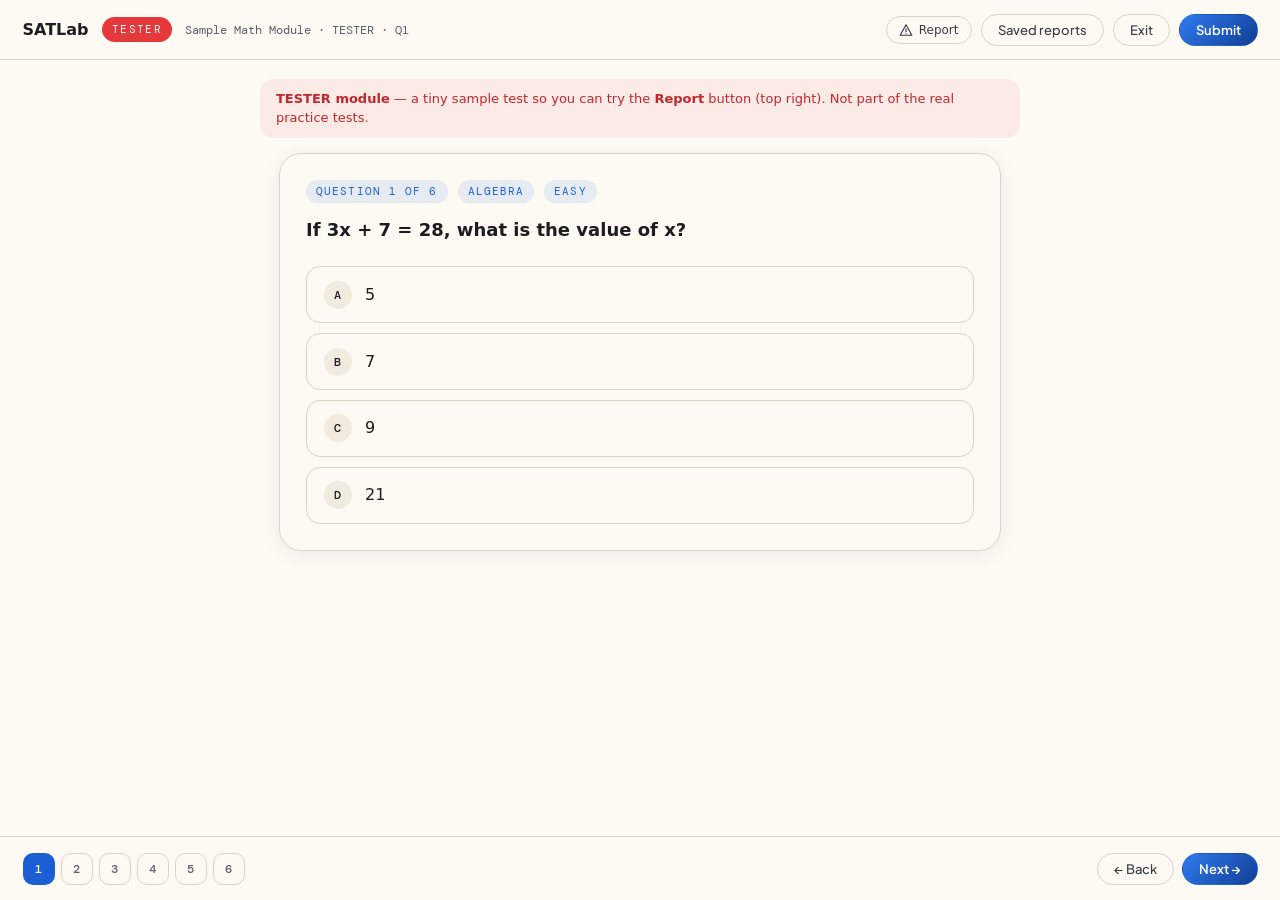
<file: tester.html>
<!DOCTYPE html>
<html lang="en">
<head>
  <meta charset="UTF-8" />
  <script>(function(){try{var t=localStorage.getItem('sat-theme');if(t==='dark')document.documentElement.setAttribute('data-theme','dark');}catch(e){}})();</script>
  <meta name="viewport" content="width=device-width, initial-scale=1.0" />
  <title>TESTER — Sample Math Module</title>
  <link rel="icon" type="image/svg+xml" href="brand/satlab-icon.svg" />
  <link rel="icon" type="image/png" sizes="32x32" href="brand/favicon-32.png" />
  <link rel="apple-touch-icon" href="brand/apple-touch-icon.png" />
  <meta name="theme-color" content="#0B1020" />
  <link rel="preconnect" href="https://fonts.googleapis.com" />
  <link href="https://fonts.googleapis.com/css2?family=DM+Mono:wght@400;500&family=Plus+Jakarta+Sans:wght@400;500;600;700;800&display=swap" rel="stylesheet" />
  <style>
    *, *::before, *::after { box-sizing:border-box; margin:0; padding:0; }
    :root { --black:#0b1f44; --gray-dark:#344054; --gray-mid:#667085; --gray-light:#b4bccb; --gray-border:#e3e8f0; --gray-bg:#edf1f7; --white:#f2f6fc; --correct:#1f8a4c; --incorrect:#d1493b; }
    :root[data-theme="dark"] { --black:#eef2f8; --gray-dark:#cbd3e1; --gray-mid:#8f9bb0; --gray-light:#4b566b; --gray-border:#1f2f52; --gray-bg:#0f1a33; --white:#08122a; }
    html, body { min-height:100%; font-family:'Plus Jakarta Sans',sans-serif; background:var(--white); color:var(--black); font-size:15px; -webkit-font-smoothing:antialiased; }

    .top-bar { position:sticky; top:0; z-index:200; display:flex; align-items:center; justify-content:space-between; gap:1rem; padding:0 1.5rem; height:60px; border-bottom:1px solid var(--gray-border); }
    .top-bar-left { display:flex; align-items:center; gap:.9rem; min-width:0; }
    .top-bar-logo { font-weight:800; font-size:16px; }
    .tester-badge { font-family:'DM Mono',monospace; font-size:11px; letter-spacing:.12em; padding:4px 10px; border-radius:999px; background:#e5383b; color:#fff; }
    .top-bar-module { font-family:'DM Mono',monospace; font-size:12px; color:var(--gray-mid); white-space:nowrap; overflow:hidden; text-overflow:ellipsis; }
    .top-bar-right { display:flex; align-items:center; gap:.6rem; flex-shrink:0; }
    .btn { font:500 13px 'Plus Jakarta Sans',sans-serif; border:1px solid var(--gray-border); background:var(--card); color:var(--gray-dark); border-radius:999px; padding:7px 16px; cursor:pointer; transition:all .15s; }
    .btn:hover { border-color:#1c5fd4; color:#1c5fd4; }
    .btn.primary { background:linear-gradient(135deg,#2f7bf0,#123f94); color:#fff; border-color:transparent; font-weight:600; }

    .banner { max-width:760px; margin:1.25rem auto 0; padding:10px 16px; border-radius:14px; background:rgba(229,56,59,.08); color:#c1272d; font-size:13px; }
    .wrap { max-width:760px; margin:1rem auto 7rem; padding:0 1.25rem; }
    .q-card { background:var(--card,#fff); border:1px solid var(--gray-border); border-radius:22px; padding:1.75rem; box-shadow:0 4px 18px rgba(16,40,90,.07); }
    .q-meta { font-family:'DM Mono',monospace; font-size:11px; letter-spacing:.1em; text-transform:uppercase; color:#1c5fd4; margin-bottom:.9rem; display:flex; gap:10px; flex-wrap:wrap; }
    .q-meta span { background:rgba(28,95,212,.1); padding:3px 10px; border-radius:999px; }
    .q-text { font-size:18px; font-weight:600; line-height:1.55; margin-bottom:1.5rem; }
    .choices { display:flex; flex-direction:column; gap:.65rem; }
    .choice { display:flex; align-items:center; gap:.9rem; padding:.9rem 1.1rem; border:1px solid var(--gray-border); border-radius:14px; cursor:pointer; background:var(--card,#fff); transition:all .15s; }
    .choice:hover { border-color:#6f9cf0; }
    .choice .l { display:grid; place-items:center; width:28px; height:28px; border-radius:50%; background:var(--gray-bg); font:500 12px 'DM Mono',monospace; flex-shrink:0; }
    .choice.sel { border-color:#1c5fd4; background:rgba(28,95,212,.09); box-shadow:0 0 0 3px rgba(28,95,212,.1); }
    .choice.sel .l { background:#1c5fd4; color:#fff; }
    .choice.ok { border-color:var(--correct); background:rgba(31,138,76,.1); } .choice.ok .l { background:var(--correct); color:#fff; }
    .choice.bad { border-color:var(--incorrect); background:rgba(209,73,59,.1); } .choice.bad .l { background:var(--incorrect); color:#fff; }
    .fr input { width:220px; padding:12px 14px; font:500 20px 'DM Mono',monospace; border:1px solid var(--gray-border); border-radius:14px; background:var(--card,#fff); color:inherit; }
    .fr input:focus { outline:none; border-color:#1c5fd4; box-shadow:0 0 0 4px rgba(28,95,212,.12); }
    .fr .hint { font-size:12px; color:var(--gray-mid); margin-top:.6rem; }
    .result { margin-top:1.2rem; padding:12px 14px; border-radius:12px; font-size:14px; }
    .result.ok { background:rgba(31,138,76,.1); color:var(--correct); } .result.bad { background:rgba(209,73,59,.1); color:var(--incorrect); }

    .bottom-bar { position:fixed; bottom:0; left:0; right:0; height:64px; display:flex; align-items:center; justify-content:space-between; gap:1rem; padding:0 1.5rem; border-top:1px solid var(--gray-border); background:color-mix(in srgb,var(--white) 90%,transparent); backdrop-filter:blur(12px); }
    .dots { display:flex; gap:6px; overflow-x:auto; }
    .dot { width:32px; height:32px; border-radius:10px; border:1px solid var(--gray-border); display:grid; place-items:center; font:500 12px 'DM Mono',monospace; color:var(--gray-mid); cursor:pointer; flex-shrink:0; background:var(--card,#fff); }
    .dot.ans { background:rgba(28,95,212,.1); border-color:#6f9cf0; color:#154aa8; }
    .dot.cur { background:#1c5fd4; border-color:transparent; color:#fff; }
    .nav { display:flex; gap:.5rem; }

    .ov { position:fixed; inset:0; z-index:500; display:none; align-items:center; justify-content:center; background:rgba(8,14,30,.55); padding:1rem; }
    .ov.open { display:flex; }
    .ov-box { width:100%; max-width:480px; max-height:85vh; overflow:auto; background:var(--card,#fff); border-radius:24px; padding:2rem; }
    .ov-box h2 { font-size:22px; margin-bottom:.3rem; }
    .big { font-size:56px; font-weight:800; margin:.5rem 0; }
    .rep { border:1px solid var(--gray-border); border-radius:12px; padding:10px 12px; margin-top:.6rem; font-size:13px; }
    .rep small { color:var(--gray-mid); font-family:'DM Mono',monospace; display:block; margin-bottom:3px; }
    @media (max-width:560px) { .top-bar-module { display:none; } .q-text { font-size:16px; } }
  </style>
  <link rel="stylesheet" href="theme.css?v=9" />
  <style>
    /* keep this page's own look; theme.css only supplies shared tokens */
    html, body { background:var(--white); }
    body { background-image:none; }
    .top-bar { background:var(--white); }
  </style>
</head>
<body>

<div class="top-bar">
  <div class="top-bar-left">
    <div class="top-bar-logo">SATLab</div>
    <span class="tester-badge">TESTER</span>
    <div class="top-bar-module" id="mod">Sample Math Module · TESTER</div>
  </div>
  <div class="top-bar-right">
    <button class="btn" onclick="showReports()">Saved reports</button>
    <button class="btn" onclick="location.href='index.html'">Exit</button>
    <button class="btn primary" onclick="submitTest()">Submit</button>
  </div>
</div>

<div class="banner"><b>TESTER module</b> — a tiny sample test so you can try the <b>Report</b> button (top right). Not part of the real practice tests.</div>

<div class="wrap"><div class="q-card" id="card"></div></div>

<div class="bottom-bar">
  <div class="dots" id="dots"></div>
  <div class="nav">
    <button class="btn" onclick="go(-1)">← Back</button>
    <button class="btn primary" onclick="go(1)">Next →</button>
  </div>
</div>

<div class="ov" id="score-ov"><div class="ov-box">
  <h2>TESTER complete</h2><div style="color:var(--gray-mid);font-size:13px">Sample Math Module</div>
  <div class="big" id="score">–</div><div id="score-sub" style="color:var(--gray-mid);font-size:14px"></div>
  <div style="display:flex;gap:.6rem;margin-top:1.5rem"><button class="btn" onclick="closeOv('score-ov')">Review answers</button><button class="btn primary" onclick="location.href='index.html'">Back home</button></div>
</div></div>

<div class="ov" id="rep-ov"><div class="ov-box">
  <h2>Saved reports</h2><div style="color:var(--gray-mid);font-size:13px">Reports submitted on this device (test mode).</div>
  <div id="rep-list"></div>
  <div style="display:flex;gap:.6rem;margin-top:1.5rem"><button class="btn" onclick="clearReports()">Clear all</button><button class="btn primary" onclick="closeOv('rep-ov')">Close</button></div>
</div></div>

<script>
  // Questions are intentionally simple; one has a deliberately odd wording so you have something to report.
  const QS = [
    { id:'TESTER-M1', domain:'Algebra', diff:'Easy', type:'mc', q:'If 3x + 7 = 28, what is the value of x?', c:['5','7','9','21'], a:1,
      why:'3x = 21, so x = 7.' },
    { id:'TESTER-M2', domain:'Advanced Math', diff:'Medium', type:'mc', q:'Which of the following is equivalent to (x + 3)(x − 3)?', c:['x² − 9','x² + 9','x² − 6x − 9','x² + 6x − 9'], a:0,
      why:'Difference of squares: x² − 9.' },
    { id:'TESTER-M3', domain:'Problem-Solving and Data Analysis', diff:'Easy', type:'mc', q:'A store sells pens at $2.50 each. How much do 12 pens cost?', c:['$24.00','$30.00','$32.50','$36.00'], a:1,
      why:'12 × 2.50 = 30.' },
    { id:'TESTER-M4', domain:'Geometry and Trigonometry', diff:'Medium', type:'mc', q:'A right triangle has legs of length 6 and 8. What is the length of its hypotenuse?', c:['10','12','14','48'], a:0,
      why:'6² + 8² = 100, so the hypotenuse is 10.' },
    { id:'TESTER-M5', domain:'Algebra', diff:'Medium', type:'fr', q:'The line y = 2x + b passes through the point (3, 11). What is the value of b?', ans:['5'],
      why:'11 = 2(3) + b, so b = 5.' },
    { id:'TESTER-M6', domain:'Advanced Math', diff:'Hard', type:'fr', q:'If x² − 5x + 6 = 0 and x > 2, what is the value of x?', ans:['3'],
      why:'(x − 2)(x − 3) = 0 and x > 2, so x = 3. (This one has a deliberately confusing condition — try reporting it!)' }
  ];
  let cur = 0, submitted = false;
  const answers = new Array(QS.length).fill(null);

  function render() {
    const q = QS[cur], L = ['A','B','C','D'];
    let body = '<div class="q-meta"><span>Question ' + (cur+1) + ' of ' + QS.length + '</span><span>' + q.domain + '</span><span>' + q.diff + '</span></div>';
    body += '<div class="q-text">' + q.q + '</div>';
    if (q.type === 'mc') {
      body += '<div class="choices">' + q.c.map((c,i) => {
        let cls = 'choice';
        if (submitted) { if (i === q.a) cls += ' ok'; else if (answers[cur] === i) cls += ' bad'; }
        else if (answers[cur] === i) cls += ' sel';
        return '<div class="' + cls + '" onclick="pick(' + i + ')"><div class="l">' + L[i] + '</div><div>' + c + '</div></div>';
      }).join('') + '</div>';
    } else {
      body += '<div class="fr"><input id="fr" inputmode="decimal" placeholder="Your answer" value="' + String(answers[cur] ?? '').replace(/[&<>"']/g, function (c) { return '&#' + c.charCodeAt(0) + ';'; }) + '" ' + (submitted ? 'disabled' : '') + ' oninput="frIn(this.value)" /><div class="hint">Student-produced response — type a number.</div></div>';
    }
    if (submitted) {
      const ok = isCorrect(cur);
      body += '<div class="result ' + (ok ? 'ok' : 'bad') + '"><b>' + (ok ? 'Correct' : 'Incorrect') + '.</b> ' + q.why + '</div>';
    }
    document.getElementById('card').innerHTML = body;
    document.getElementById('mod').textContent = 'Sample Math Module · TESTER · Q' + (cur+1);
    document.getElementById('dots').innerHTML = QS.map((_,i) => '<div class="dot' + (i===cur?' cur':(answers[i]!==null&&answers[i]!==''?' ans':'')) + '" onclick="cur=' + i + ';render()">' + (i+1) + '</div>').join('');
  }
  function pick(i) { if (submitted) return; answers[cur] = i; render(); }
  function frIn(v) { answers[cur] = v.trim() === '' ? null : v.trim(); document.querySelectorAll('.dot')[cur].classList.toggle('ans', answers[cur] !== null && cur !== undefined); }
  function go(d) { cur = Math.max(0, Math.min(QS.length-1, cur + d)); render(); }
  function isCorrect(i) { const q = QS[i]; return q.type === 'mc' ? answers[i] === q.a : q.ans.includes(String(answers[i]||'').replace(/\s/g,'')); }
  function submitTest() {
    if (submitted) { openOv('score-ov'); return; }
    if (!confirm('Submit the TESTER module?')) return;
    submitted = true;
    const n = QS.reduce((s,_,i) => s + (isCorrect(i) ? 1 : 0), 0);
    document.getElementById('score').textContent = n + ' / ' + QS.length;
    document.getElementById('score-sub').textContent = Math.round(n / QS.length * 100) + '% correct';
    render(); openOv('score-ov');
  }
  function openOv(id) { document.getElementById(id).classList.add('open'); }
  function closeOv(id) { document.getElementById(id).classList.remove('open'); }
  function esc(s) { return String(s||'').replace(/[&<>]/g, c => ({'&':'&amp;','<':'&lt;','>':'&gt;'}[c])); }
  function showReports() {
    const all = (window.SATReport ? SATReport.getAll() : []).slice().reverse();
    document.getElementById('rep-list').innerHTML = all.length ? all.map(r =>
      '<div class="rep"><small>' + esc(r.module) + ' · Q' + esc(r.questionNumber) + ' · ' + esc(r.questionId) + ' · ' + new Date(r.createdAt).toLocaleString() + '</small>' + esc(r.message)  + '</div>'
    ).join('') : '<div class="rep">No reports yet — click <b>Report</b> in the top bar.</div>';
    openOv('rep-ov');
  }
  function clearReports() { if (window.SATReport) SATReport.clear(); showReports(); }
  // Give the Report button the right question id (tester questions use their own ids)
  window.SATReportContext = () => ({ questionNumber: cur + 1, questionId: QS[cur].id, module: 'TESTER · Sample Math Module' });
  render();
</script>
<script src="report.js"></script>
</body>
</html>
</file>
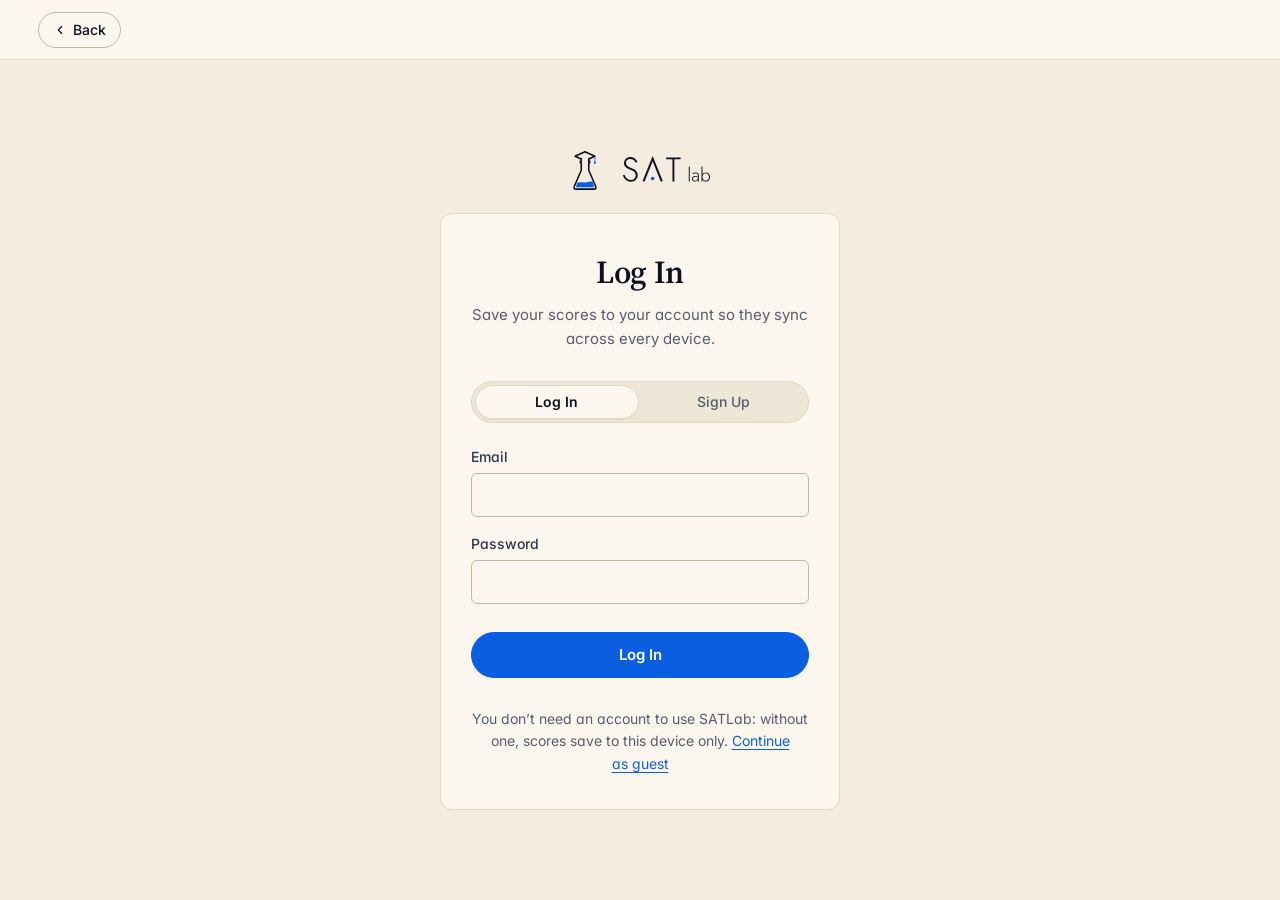
<file: weakness.html>
<!DOCTYPE html>
<html lang="en">
<head>
  <meta charset="UTF-8" />
  <script>(function(){try{var t=localStorage.getItem('sat-theme');if(t==='dark')document.documentElement.setAttribute('data-theme','dark');}catch(e){}})();</script>
  <meta name="viewport" content="width=device-width, initial-scale=1.0" />
  <title>Weakness Profile — SATLab</title>
  <link rel="icon" type="image/svg+xml" href="brand/satlab-icon.svg" />
  <link rel="icon" type="image/png" sizes="32x32" href="brand/favicon-32.png" />
  <link rel="apple-touch-icon" href="brand/apple-touch-icon.png" />
  <meta name="theme-color" content="#0B1020" />
  <link rel="preconnect" href="https://fonts.googleapis.com" />
  <link href="https://fonts.googleapis.com/css2?family=Inter:wght@400;500;600;700&family=Source+Serif+4:opsz,wght@8..60,400;8..60,600&display=swap" rel="stylesheet" />
  <style>
    *, *::before, *::after { box-sizing: border-box; margin: 0; padding: 0; }
    :root { --black:#111111; --gray-dark:#3A3A3A; --gray-mid:#767676; --gray-light:#C4C4C4; --gray-border:#DCDCDC; --gray-bg:#F5F5F5; --white:#f2f2f2; --correct:#1a7a3c; --incorrect:#c0392b; --warn:#b8860b; }
    :root[data-theme="dark"] { --black:#EDEDED; --gray-dark:#C7C7C7; --gray-mid:#9A9A9A; --gray-light:#5A5A5A; --gray-border:#333333; --gray-bg:#1B1B1B; --white:#121212; }
    html, body { font-family:'DM Sans',sans-serif; background:var(--white); color:var(--black); min-height:100vh; font-size:15px; -webkit-font-smoothing:antialiased; transition:background .2s ease,color .2s ease; }
    .page { display:flex; min-height:100vh; flex-direction:column; }

    .site-header { display:flex; align-items:center; justify-content:space-between; padding:0 2.5rem; height:56px; border-bottom:1px solid var(--gray-border); background:var(--white); position:sticky; top:0; z-index:100; }
    .logo { font-size:14px; font-weight:500; letter-spacing:.06em; color:var(--black); text-transform:uppercase; cursor:pointer; }
    .hdr-right { display:flex; align-items:center; gap:1.5rem; }
    .breadcrumb { font-size:13px; color:var(--gray-mid); display:flex; align-items:center; gap:8px; }
    .breadcrumb .sep { color:var(--gray-light); }
    .breadcrumb .crumb { cursor:pointer; transition:color .15s; }
    .breadcrumb .crumb:hover { color:var(--black); }
    .breadcrumb .cur { color:var(--black); font-weight:500; }
    .back-btn { font-size:13px; color:var(--gray-mid); background:none; border:1px solid var(--gray-border); border-radius:6px; padding:6px 14px; cursor:pointer; font-family:'DM Sans',sans-serif; transition:color .15s,border-color .15s; }
    .back-btn:hover { color:var(--black); border-color:var(--black); }

    .hero { padding:4rem 2.5rem 2.5rem; max-width:860px; margin:0 auto; width:100%; }
    .hero-label { font-size:11px; letter-spacing:.14em; text-transform:uppercase; color:var(--gray-mid); margin-bottom:1.25rem; }
    .hero-title { font-family:'Source Serif 4',serif; font-size:clamp(32px,5vw,44px); font-weight:300; line-height:1.12; color:var(--black); margin-bottom:.75rem; }
    .hero-sub { font-size:14px; color:var(--gray-mid); max-width:480px; line-height:1.7; font-weight:300; }
    .divider { border:none; border-top:1px solid var(--gray-border); margin:0 2.5rem; }

    .content { max-width:860px; margin:0 auto; width:100%; padding:2rem 2.5rem 4rem; flex:1; }

    /* Overview stat row */
    .overview { display:flex; gap:2.5rem; margin-bottom:2.5rem; padding-bottom:2rem; border-bottom:1px solid var(--gray-border); flex-wrap:wrap; }
    .ov-stat .n { font-family:'Source Serif 4',serif; font-size:30px; font-weight:400; color:var(--black); }
    .ov-stat .l { font-size:11px; color:var(--gray-mid); text-transform:uppercase; letter-spacing:.06em; margin-top:2px; }

    .section-title { font-size:11px; letter-spacing:.1em; text-transform:uppercase; color:var(--gray-mid); margin-bottom:1.1rem; display:flex; align-items:center; gap:12px; }
    .section-title::after { content:''; flex:1; height:1px; background:var(--gray-border); }
    .section-note { font-size:13px; color:var(--gray-mid); margin:-0.6rem 0 1.5rem; line-height:1.6; font-weight:300; }

    .domain-list { margin-bottom:3rem; }
    .domain-row { display:flex; align-items:center; gap:14px; padding:.85rem 0; border-bottom:1px solid var(--gray-border); }
    .domain-row:first-child { border-top:1px solid var(--gray-border); }
    .domain-focus-badge { font-size:9px; letter-spacing:.06em; text-transform:uppercase; color:var(--incorrect); border:1px solid var(--incorrect); border-radius:3px; padding:2px 6px; flex-shrink:0; }
    .domain-name { font-size:13.5px; color:var(--black); width:220px; flex-shrink:0; }
    .bar-wrap { flex:1; height:7px; background:var(--gray-border); border-radius:4px; overflow:hidden; }
    .bar-fill { height:100%; border-radius:4px; background:var(--black); }
    .bar-fill.weak { background:var(--incorrect); }
    .bar-fill.mid { background:var(--warn); }
    .bar-fill.strong { background:var(--correct); }
    .domain-sc { font-size:12px; color:var(--gray-mid); width:90px; text-align:right; flex-shrink:0; }

    .empty-state { padding:3rem 0; text-align:center; color:var(--gray-mid); font-size:14px; }
    .empty-state .big { font-family:'Source Serif 4',serif; font-size:20px; font-weight:300; color:var(--black); margin-bottom:.5rem; }

    .guest-block { padding:4rem 2.5rem; text-align:center; max-width:480px; margin:0 auto; }
    .guest-block .big { font-family:'Source Serif 4',serif; font-size:24px; font-weight:300; color:var(--black); margin-bottom:.75rem; }
    .guest-block p { font-size:14px; color:var(--gray-mid); line-height:1.7; margin-bottom:1.5rem; }
    .guest-block a.cta { display:inline-block; background:var(--black); color:var(--white); text-decoration:none; padding:10px 22px; border-radius:6px; font-size:14px; }

    .site-footer { border-top:1px solid var(--gray-border); padding:1.25rem 2.5rem; display:flex; align-items:center; justify-content:space-between; margin-top:auto; }
    .footer-copy { font-size:12px; color:var(--gray-light); }
    .footer-note { font-size:12px; color:var(--gray-mid); }

    @media (max-width:600px) {
      .site-header,.hero,.content { padding-left:1.25rem; padding-right:1.25rem; }
      .divider { margin:0 1.25rem; }
      .breadcrumb { display:none; }
      .domain-name { width:130px; font-size:12.5px; }
      .domain-sc { width:70px; }
    }
  </style>
  <link rel="stylesheet" href="theme.css?v=9" />
  <script src="sidebar.js?v=10"></script>
  <script src="kbd.js"></script>
</head>
<body>

<div class="page">
  <header class="site-header">
    <div class="logo" onclick="window.location.href='index.html'"><img class="mark on-dark" src="brand/satlab-icon-white.svg" alt="" width="36" height="36" /><img class="wm on-light" src="brand/satlab-wordmark.svg" alt="SATLab" width="70" height="22" /><img class="wm on-dark" src="brand/satlab-wordmark-white.svg" alt="SATLab" width="70" height="22" /></div>
    <div class="hdr-right">
      <div class="breadcrumb"><span class="crumb" onclick="window.location.href='index.html'">Home</span><span class="sep">/</span><span class="cur">Weakness Profile</span></div>
      <button class="back-btn is-back" onclick="window.location.href='index.html'">Back</button>
    </div>
  </header>

  <div class="hero">
    <h1 class="hero-title">Weakness Profile</h1>
    <p class="hero-sub">Built from every test and drill you've completed while signed in — showing where to focus next.</p>
  </div>
  <hr class="divider" />

  <div id="loading-view" class="content" style="display:none;">
    <div class="empty-state"><div class="big">Loading your profile…</div></div>
  </div>

  <div id="empty-view" class="content" style="display:none;">
    <div class="empty-state">
      <div class="big">No data yet</div>
      <div>Complete a test, full test, or drill while signed in — your weakness profile will build up from there.</div>
    </div>
  </div>

  <div id="profile-view" class="content" style="display:none;">
    <div class="overview">
      <div class="ov-stat"><div class="n" id="ov-attempts">—</div><div class="l">Attempts Logged</div></div>
      <div class="ov-stat"><div class="n" id="ov-questions">—</div><div class="l">Questions Answered</div></div>
      <div class="ov-stat"><div class="n" id="ov-pct">—</div><div class="l">Overall Accuracy</div></div>
    </div>

    <div id="domain-section">
      <h2 class="section-title">Domains, weakest first</h2>
      <p class="section-note">Combined across every Writing, Math, and Full Test module you've completed. The bottom 3 are flagged as focus areas.</p>
      <div class="domain-list" id="domain-list"></div>
    </div>

    <div id="drill-section" style="display:none;">
      <h2 class="section-title">Drill skills, weakest first</h2>
      <p class="section-note">Performance on topical drills, grouped by skill.</p>
      <div class="domain-list" id="drill-list"></div>
    </div>
  </div>

  <footer class="site-footer"><div class="footer-copy"><img class="wm on-light" src="brand/satlab-wordmark.svg" alt="SATLab" width="54" height="17" /><img class="wm on-dark" src="brand/satlab-wordmark-white.svg" alt="SATLab" width="54" height="17" /><span>2025–2026</span></div><div class="footer-note">Not affiliated with College Board</div></footer>
</div>

<script src="auth.js"></script>
<script>
  function barClass(pct) {
    if (pct < 60) return 'weak';
    if (pct < 80) return 'mid';
    return 'strong';
  }

  function renderRows(containerId, items, flagBottom) {
    const el = document.getElementById(containerId);
    if (!items.length) { el.innerHTML = '<div class="section-note">Nothing here yet.</div>'; return; }
    el.innerHTML = items.map((d, i) => {
      const isFocus = flagBottom && i < 3 && items.length > 3 && d.pct < 80;
      return `<div class="domain-row">
        ${isFocus ? '<span class="domain-focus-badge">Focus</span>' : ''}
        <div class="domain-name">${escH(d.name)}</div>
        <div class="bar-wrap"><div class="bar-fill ${barClass(d.pct)}" style="width:${Number(d.pct) || 0}%"></div></div>
        <div class="domain-sc">${escH(d.correct)}/${escH(d.total)} · ${escH(d.pct)}%</div>
      </div>`;
    }).join('');
  }

  function escH(s) { return String(s ?? '').replace(/&/g, '&amp;').replace(/</g, '&lt;').replace(/>/g, '&gt;'); }

  async function load() {
    const token = authGetToken();
    if (!token) {
      window.location.href = 'login.html';
      return;
    }
    const email = await authVerifySession();
    if (!email) {
      window.location.href = 'login.html';
      return;
    }

    document.getElementById('loading-view').style.display = 'block';
    let data;
    try {
      const res = await fetch(`${AUTH_API_BASE}/api/weakness-profile`, {
        headers: { 'Authorization': `Bearer ${token}` }
      });
      if (!res.ok) throw new Error("profile " + res.status);
      data = await res.json();
    } catch (e) {
      document.getElementById('loading-view').innerHTML = '<div class="empty-state"><div class="big">Couldn\'t load your profile</div>Check your connection and reload the page.</div>';
      return;
    }
    document.getElementById('loading-view').style.display = 'none';

    if (!data.attempts) {
      document.getElementById('empty-view').style.display = 'block';
      return;
    }

    document.getElementById('profile-view').style.display = 'block';
    document.getElementById('ov-attempts').textContent = data.attempts;
    document.getElementById('ov-questions').textContent = data.totalQuestions;
    document.getElementById('ov-pct').textContent = data.overallPct + '%';
    document.getElementById('ov-pct').dataset.band = barClass(Number(data.overallPct));

    renderRows('domain-list', data.domains, true);

    if (data.drillSkills && data.drillSkills.length) {
      document.getElementById('drill-section').style.display = 'block';
      renderRows('drill-list', data.drillSkills, false);
    }
  }

  load();
</script>
</body>
</html>
</file>
<file: theme.css>
/* ═══════════════════════════════════════════════════════════
   SATLab shared theme.
   Part 1 styles the site pages (home, lists, scores, profile, settings,
   login, Active Recall) in the exam screen's language: white paper, ink
   text, one blue accent, hairlines, Source Serif 4 headings over Inter,
   and the exam's dashed rule as the single signature line under each
   page's title. None of Part 1 matches a page with <body class="exam">.
   Part 2 (end of file) is the older theme, kept only for the exam pages
   (test, drill, math, fulltest), scoped to body.exam with :where() so its
   specificity, and therefore those pages, are unchanged.
   Loaded AFTER each page's inline <style>, so it re-skins every page.
   ═══════════════════════════════════════════════════════════ */

/* ── 1. Tokens ─────────────────────────────────────────────── */
:root:where(:not(:has(body.exam))) {
  /* SATLab brand: navy ink and the blue of the A's dot and the flask's liquid */
  --brand-navy:#0B1020; --brand-blue:#0A5FE0;
  --ground:#F3ECDF; --paper:#FBF7EF; --ink:#0B1020; --ink-2:#2E3548; --muted:#545C70; --faint:#8790A5;
  --line:#E2D7C4; --line-strong:#C6B89F; --band:#EEE6D6; --rule:#0B1020; --choice:#3A4152;
  --accent:#0A5FE0; --accent-hover:#0849B0; --accent-soft:#E6EFFD; --accent-ink:#0849B0; --on-accent:#ffffff;
  /* the shell: sidebar on desktop, header on phones */
  --shell:#0B1020; --shell-2:#161D33; --shell-line:#232B45; --shell-line-strong:#3A4466; --shell-text:#C8D0E2; --shell-muted:#8D97B0; --shell-strong:#ffffff;
  /* categories, used for icon tiles and result badges: both sections / Math / Reading & Writing / Hard */
  --cat-full:#0B1020; --cat-full-soft:#E4E8F1;
  --cat-math:#0A5FE0; --cat-math-soft:#E6EFFD;
  --cat-rw:#5B3FD0; --cat-rw-soft:#EEEAFC;
  --warm:#A35A00; --warm-soft:#FDF0DA; --warm-on-shell:#FFB84D;
  /* states and score bands */
  --ok:#147A3A; --ok-soft:#E5F4EA; --ok-fill:#1E9E4E; --bad:#C0352B; --bad-soft:#FCEBE9; --bad-fill:#D9473A;
  --warn:#9A5B00; --warn-soft:#FDF0DA; --warn-fill:#C47A00;
  --font-ui:'Inter',system-ui,-apple-system,'Segoe UI',Roboto,Arial,sans-serif;
  --font-serif:'Source Serif 4','Noto Serif',Georgia,'Times New Roman',serif;
  --col:960px; --gutter:2.5rem;
  --r-sm:6px; --r-md:8px; --r-lg:10px; --r-xl:12px;
  --shadow-sm:0 1px 2px rgba(11,16,32,.06);
  --shadow-md:0 8px 24px -8px rgba(11,16,32,.20),0 2px 6px rgba(11,16,32,.06);
  --dash:repeating-linear-gradient(90deg,var(--rule) 0 12px,transparent 12px 18px);
  /* older names the pages' own styles still use */
  --black:var(--ink); --gray-dark:var(--ink-2); --gray-mid:var(--muted); --gray-light:var(--faint);
  --gray-border:var(--line); --gray-bg:var(--band); --white:var(--paper); --card:var(--paper);
  --gold:var(--accent); --gold-2:var(--accent); --gold-deep:var(--accent); --gold-grad:var(--accent); --gold-soft:var(--accent-soft);
  --correct:var(--ok); --incorrect:var(--bad);
  --answer-hover:var(--band); --answer-selected:var(--ink); --answer-selected-text:var(--paper);
  color-scheme:light;
}
:root[data-theme="dark"]:where(:not(:has(body.exam))) {
  --ground:#0D1222; --paper:#141A2C; --ink:#E9EDF6; --ink-2:#C5CCDC; --muted:#9AA3BA; --faint:#6F7891;
  --line:#262E46; --line-strong:#3A4462; --band:#1A2136; --rule:#8D97B0; --choice:#8D97B0;
  --accent:#5B9BFF; --accent-hover:#82B3FF; --accent-soft:#16284D; --accent-ink:#8CB8FF; --on-accent:#07101F;
  --shell:#070A15; --shell-2:#121830; --shell-line:#1C2440; --shell-line-strong:#323C5E; --shell-text:#C8D0E2; --shell-muted:#8D97B0;
  --cat-full:#C8D0E2; --cat-full-soft:#1E2640;
  --cat-math:#7AAEFF; --cat-math-soft:#132A52;
  --cat-rw:#B4A5FF; --cat-rw-soft:#241E4A;
  --warm:#FFB84D; --warm-soft:#3A2A10;
  --ok:#5BD08A; --ok-soft:#10301F; --ok-fill:#3DBA6E; --bad:#FF8A7A; --bad-soft:#3A1A1A; --bad-fill:#E8604F;
  --warn:#F0B44C; --warn-soft:#3A2A10; --warn-fill:#E0A030;
  --shadow-sm:0 1px 2px rgba(0,0,0,.4);
  --shadow-md:0 10px 30px -8px rgba(0,0,0,.6),0 2px 6px rgba(0,0,0,.4);
  --black:var(--ink); --gray-dark:var(--ink-2); --gray-mid:var(--muted); --gray-light:var(--faint);
  --gray-border:var(--line); --gray-bg:var(--band); --white:var(--paper); --card:var(--paper);
  --gold:var(--accent); --gold-2:var(--accent); --gold-deep:var(--accent); --gold-grad:var(--accent); --gold-soft:var(--accent-soft);
  --correct:var(--ok); --incorrect:var(--bad);
  --answer-hover:var(--band); --answer-selected:var(--ink); --answer-selected-text:var(--paper);
  color-scheme:dark;
}

/* tester.html (a sample module that is not body.exam) keeps the pre-brand palette, so it looks exactly as before */
:root:has(.tester-badge) {
  --ground:#FAF6EE; --paper:#FDFAF4; --ink:#1d1d1f; --ink-2:#3a3d44; --muted:#5b5f66; --faint:#8b9099;
  --line:#DDD3C2; --line-strong:#BFB29C; --band:#F1EBDF; --rule:#2b2b2b; --choice:#4a4a4a;
  --accent:#3046c5; --accent-hover:#23379f; --accent-soft:#eceffc; --on-accent:#ffffff;
  --ok:#17803d; --ok-soft:#e8f5ec; --bad:#c0392b; --bad-soft:#fcefed; --warn:#a2640a;
  --shadow-sm:0 1px 2px rgba(20,22,28,.06);
  --shadow-md:0 8px 24px -8px rgba(20,22,28,.18),0 2px 6px rgba(20,22,28,.06);
}
:root[data-theme="dark"]:has(.tester-badge) {
  --ground:#16181d; --paper:#16181d; --ink:#e8eaee; --ink-2:#c9ccd3; --muted:#a3a8b2; --faint:#717683;
  --line:#30343d; --line-strong:#4a4f5a; --band:#1d2027; --rule:#8d939e; --choice:#8a909b;
  --accent:#8b9aff; --accent-hover:#a6b1ff; --accent-soft:rgba(125,142,255,.16); --on-accent:#11131a;
  --ok:#5fd08e; --ok-soft:rgba(70,180,110,.15); --bad:#ff8a7a; --bad-soft:rgba(230,100,85,.15); --warn:#e0b050;
  --shadow-sm:0 1px 2px rgba(0,0,0,.4);
  --shadow-md:0 10px 30px -8px rgba(0,0,0,.6),0 2px 6px rgba(0,0,0,.4);
}

/* ── 2. Base and browser surfaces ──────────────────────────── */
html:where(:not(:has(body.exam))), body:where(:not(.exam)) {
  background:var(--ground); color:var(--ink); font-family:var(--font-ui); transition:none;
}
html:where(:not(:has(body.exam))) { scrollbar-color:var(--line-strong) var(--ground); }
body:where(:not(.exam)) { font-size:16px; line-height:1.5; caret-color:var(--accent); font-feature-settings:'cv11'; }
:where(body:not(.exam)) ::selection, body:where(:not(.exam))::selection { background:color-mix(in srgb, var(--accent) 24%, transparent); color:inherit; }
:where(body:not(.exam)) :focus-visible { outline:2px solid var(--accent); outline-offset:2px; }
:where(body:not(.exam)) :focus:not(:focus-visible) { outline:none; }
:where(body:not(.exam)) a:where(:not([class])) { color:var(--accent); text-decoration:underline; text-decoration-thickness:1px; text-underline-offset:3px; }
:where(body:not(.exam)) a:where(:not([class])):hover { color:var(--accent-hover); }
:where(body:not(.exam)) input[type=checkbox] { accent-color:var(--accent); }
:where(body:not(.exam)) h1, :where(body:not(.exam)) h2, :where(body:not(.exam)) h3 { text-wrap:balance; }
:where(body:not(.exam)) p { text-wrap:pretty; }
/* the pages' older inline styles set the "technical" mono face on labels and numbers: plain Inter here, numbers tabular */
:where(body:not(.exam)) .logo, :where(body:not(.exam)) .count-lbl, :where(body:not(.exam)) .hist-type, :where(body:not(.exam)) .hist-date, :where(body:not(.exam)) .hist-score-pct, :where(body:not(.exam)) .rev-num, :where(body:not(.exam)) .dom-sc, :where(body:not(.exam)) .sstat .l, :where(body:not(.exam)) .section-score-lbl, :where(body:not(.exam)) .footer-copy,
:where(body:not(.exam)) .ov-stat .l, :where(body:not(.exam)) .domain-sc, :where(body:not(.exam)) .domain-focus-badge, :where(body:not(.exam)) .test-idx, :where(body:not(.exam)) .badge, :where(body:not(.exam)) .chip, :where(body:not(.exam)) .rc-count, :where(body:not(.exam)) .countdown-nums, :where(body:not(.exam)) .stat-lbl, :where(body:not(.exam)) .card-tests-lbl {
  font-family:var(--font-ui); letter-spacing:0; text-transform:none;
}
:where(body:not(.exam)) .hist-date, :where(body:not(.exam)) .hist-score, :where(body:not(.exam)) .rev-num, :where(body:not(.exam)) .dom-sc, :where(body:not(.exam)) .domain-sc, :where(body:not(.exam)) .count-lbl, :where(body:not(.exam)) .rc-count, :where(body:not(.exam)) .test-idx, :where(body:not(.exam)) .sstat .n, :where(body:not(.exam)) .ov-stat .n,
:where(body:not(.exam)) .score-big, :where(body:not(.exam)) .total-score-num, :where(body:not(.exam)) .section-score-num, :where(body:not(.exam)) .module-result-score, :where(body:not(.exam)) .countdown-nums { font-variant-numeric:tabular-nums; }

/* ── 3. Header, breadcrumb, footer ─────────────────────────── */
:where(body:not(.exam)) .site-header {
  height:60px; padding:0 var(--gutter); background:var(--paper); border-bottom:1px solid var(--line);
  backdrop-filter:none; -webkit-backdrop-filter:none;
}
:where(body:not(.exam)) .logo { display:flex; align-items:center; gap:8px; font-size:0; line-height:0; color:var(--ink); }
:where(body:not(.exam)) .breadcrumb { font-size:14px; color:var(--muted); gap:8px; }
:where(body:not(.exam)) .breadcrumb .sep { color:var(--muted); }
:where(body:not(.exam)) .breadcrumb .crumb:hover { color:var(--ink); text-decoration:underline; text-underline-offset:3px; }
:where(body:not(.exam)) .breadcrumb .cur { color:var(--ink); font-weight:500; }
:where(body:not(.exam)) .site-footer { display:flex; align-items:center; justify-content:space-between; margin-top:auto; border-top:1px solid var(--line); background:none; padding:1.25rem var(--gutter); gap:.25rem 1rem; flex-wrap:wrap; }
:where(body:not(.exam)) .footer-copy, :where(body:not(.exam)) .footer-note { font-size:13px; color:var(--muted); }

/* ── 4. Buttons (pill, solid or outline — like the exam's Back / Next) ── */
:where(body:not(.exam)) .back-btn, :where(body:not(.exam)) .settings-btn {
  display:inline-flex; align-items:center; justify-content:center; gap:6px; height:36px; padding:0 14px;
  font:500 14px/1 var(--font-ui); color:var(--ink); background:var(--paper);
  border:1px solid var(--line-strong); border-radius:999px; box-shadow:none; transition:border-color .15s, background-color .15s;
}
:where(body:not(.exam)) .settings-btn { width:36px; padding:0; }
:where(body:not(.exam)) .back-btn:hover, :where(body:not(.exam)) .settings-btn:hover { border-color:var(--ink); color:var(--ink); background:var(--band); box-shadow:none; }
:where(body:not(.exam)) .back-btn.is-back::before {
  content:''; width:14px; height:14px; background:currentColor;
  -webkit-mask:url("data:image/svg+xml,%3Csvg xmlns='http://www.w3.org/2000/svg' viewBox='0 0 24 24' fill='none' stroke='black' stroke-width='2' stroke-linecap='round' stroke-linejoin='round'%3E%3Cpath d='M15 6l-6 6 6 6'/%3E%3C/svg%3E") center/contain no-repeat;
          mask:url("data:image/svg+xml,%3Csvg xmlns='http://www.w3.org/2000/svg' viewBox='0 0 24 24' fill='none' stroke='black' stroke-width='2' stroke-linecap='round' stroke-linejoin='round'%3E%3Cpath d='M15 6l-6 6 6 6'/%3E%3C/svg%3E") center/contain no-repeat;
}
:where(body:not(.exam)) .btn-primary, :where(body:not(.exam)) .submit-btn, :where(body:not(.exam)) .reco-cta, :where(body:not(.exam)) .guest-block a.cta {
  display:inline-flex; align-items:center; justify-content:center; gap:8px;
  background:var(--accent); color:var(--on-accent); border:1px solid var(--accent); border-radius:999px;
  font:600 15px/1 var(--font-ui); text-decoration:none; box-shadow:none; transition:background-color .15s, border-color .15s;
}
:where(body:not(.exam)) .btn-primary:hover, :where(body:not(.exam)) .submit-btn:hover, :where(body:not(.exam)) .reco-cta:hover, :where(body:not(.exam)) .guest-block a.cta:hover { background:var(--accent-hover); border-color:var(--accent-hover); opacity:1; filter:none; transform:none; }
:where(body:not(.exam)) .submit-btn:disabled { opacity:.55; }
:where(body:not(.exam)) .btn-secondary {
  display:inline-flex; align-items:center; justify-content:center; gap:8px;
  background:var(--paper); color:var(--ink); border:1px solid var(--line-strong); border-radius:999px;
  font:600 15px/1 var(--font-ui); cursor:pointer; transition:border-color .15s, background-color .15s;
}
:where(body:not(.exam)) .btn-secondary:hover { border-color:var(--ink); background:var(--band); }

/* ── 5. Page title block, closed by the dashed rule ─────────── */
:where(body:not(.exam)) .hero, :where(body:not(.exam)) .settings-hero, :where(body:not(.exam)) .subj-hero, :where(body:not(.exam)) .mod-hero {
  max-width:var(--col); margin:0 auto; width:100%; padding:3rem var(--gutter) 0; border-bottom:none;
}
:where(body:not(.exam)) .hero::after, :where(body:not(.exam)) .settings-hero::after, :where(body:not(.exam)) .subj-hero::after, :where(body:not(.exam)) .mod-hero::after {
  content:''; display:block; height:2px; margin-top:2rem; background:var(--dash);
}
:where(body:not(.exam)) hr.divider { display:none; }
:where(body:not(.exam)) .hero-title, :where(body:not(.exam)) .settings-title, :where(body:not(.exam)) .subj-title, :where(body:not(.exam)) .mod-hero-title {
  font-family:var(--font-serif); font-weight:600; font-size:clamp(30px,3.4vw,40px); line-height:1.15;
  letter-spacing:-.012em; color:var(--ink); margin:0 0 .6rem;
}
:where(body:not(.exam)) .hero-sub, :where(body:not(.exam)) .settings-sub, :where(body:not(.exam)) .subj-meta, :where(body:not(.exam)) .mod-hero-sub {
  font-size:16px; line-height:1.6; color:var(--muted); font-weight:400; max-width:68ch;
}
:where(body:not(.exam)) .subj-meta b { color:var(--ink); font-weight:600; }

/* ── 6. Section headings ───────────────────────────────────── */
:where(body:not(.exam)) .sec-label, :where(body:not(.exam)) .mod-group-label, :where(body:not(.exam)) .group-label, :where(body:not(.exam)) .section-title, :where(body:not(.exam)) .report-section-title, :where(body:not(.exam)) .dom-break-title, :where(body:not(.exam)) .rev-list-title {
  font:600 17px/1.3 var(--font-ui); letter-spacing:-.005em; text-transform:none; color:var(--ink);
  display:block; margin:0 0 .85rem;
}
:where(body:not(.exam)) .sec-label::after, :where(body:not(.exam)) .mod-group-label::after, :where(body:not(.exam)) .group-label::after, :where(body:not(.exam)) .section-title::after, :where(body:not(.exam)) .report-section-title::after { display:none; }
:where(body:not(.exam)) .section-note { font-size:15px; color:var(--muted); font-weight:400; margin:-.35rem 0 1.1rem; }

/* ── 7. Lists: one hairline box, rows split by hairlines ────── */
:where(body:not(.exam)) .tests-section, :where(body:not(.exam)) .mod-section, :where(body:not(.exam)) .list-section, :where(body:not(.exam)) .content, :where(body:not(.exam)) .settings-section { max-width:var(--col); padding:2.25rem var(--gutter) 4rem; }
:where(body:not(.exam)) .tests-list, :where(body:not(.exam)) .history-list, :where(body:not(.exam)) .domain-list {
  display:flex; flex-direction:column; border:1px solid var(--line); border-radius:var(--r-lg); overflow:hidden; background:var(--paper);
}
:where(body:not(.exam)) .test-row, :where(body:not(.exam)) .hist-row {
  display:flex; align-items:center; gap:1rem; margin:0; padding:14px 18px; border:0; border-radius:0;
  background:var(--paper); box-shadow:none; color:inherit; text-decoration:none; cursor:pointer;
  transition:background-color .15s; transform:none;
}
:where(body:not(.exam)) .test-row + .test-row, :where(body:not(.exam)) .hist-row + .hist-row { border-top:1px solid var(--line); }
:where(body:not(.exam)) .test-row:first-child, :where(body:not(.exam)) .hist-row:first-child { border-top:0; }
:where(body:not(.exam)) .test-row:hover, :where(body:not(.exam)) .hist-row:hover { background:var(--band); padding:14px 18px; margin:0; box-shadow:none; transform:none; }
:where(body:not(.exam)) .test-row:focus-visible, :where(body:not(.exam)) .hist-row:focus-visible { outline-offset:-2px; }
:where(body:not(.exam)) .test-row:hover .test-name { color:var(--accent); }
:where(body:not(.exam)) .test-info { flex:1; min-width:0; }
:where(body:not(.exam)) .test-name { font-size:16px; font-weight:500; line-height:1.35; color:var(--ink); margin:0; transition:color .15s; }
:where(body:not(.exam)) .test-detail { font-size:14px; line-height:1.5; color:var(--muted); font-weight:400; margin-top:2px; }
:where(body:not(.exam)) .test-idx { width:auto; min-width:3.25rem; font-size:13px; font-weight:500; color:var(--muted); }
:where(body:not(.exam)) .test-right { gap:14px; flex-shrink:0; }
:where(body:not(.exam)) .badge-avail, :where(body:not(.exam)) .badge-soon { display:none; }
:where(body:not(.exam)) .test-arrow, :where(body:not(.exam)) .hist-arrow, :where(body:not(.exam)) .mod-arrow {
  display:block; width:16px; height:16px; flex-shrink:0; font-size:0; color:var(--faint); background:currentColor;
  -webkit-mask:url("data:image/svg+xml,%3Csvg xmlns='http://www.w3.org/2000/svg' viewBox='0 0 24 24' fill='none' stroke='black' stroke-width='2' stroke-linecap='round' stroke-linejoin='round'%3E%3Cpath d='M9 6l6 6-6 6'/%3E%3C/svg%3E") center/contain no-repeat;
          mask:url("data:image/svg+xml,%3Csvg xmlns='http://www.w3.org/2000/svg' viewBox='0 0 24 24' fill='none' stroke='black' stroke-width='2' stroke-linecap='round' stroke-linejoin='round'%3E%3Cpath d='M9 6l6 6-6 6'/%3E%3C/svg%3E") center/contain no-repeat;
  transition:color .15s, transform .15s;
}
:where(body:not(.exam)) .test-row:hover .test-arrow, :where(body:not(.exam)) .hist-row:hover .hist-arrow, :where(body:not(.exam)) .mod-card:hover .mod-arrow { color:var(--accent); transform:translateX(2px); }

/* ── 8. Previous Scores ────────────────────────────────────── */
:where(body:not(.exam)) .actions-bar { margin-bottom:1rem; }
:where(body:not(.exam)) .select-all-row { font-size:14px; color:var(--ink-2); }
:where(body:not(.exam)) .count-lbl { font-size:14px; color:var(--muted); }
:where(body:not(.exam)) .delete-btn, :where(body:not(.exam)) .del-one-btn {
  font:500 14px/1 var(--font-ui); height:36px; padding:0 16px; border-radius:999px; color:var(--bad); border:1px solid var(--bad); background:none;
}
:where(body:not(.exam)) .hist-row { gap:14px; }
:where(body:not(.exam)) .hist-main { gap:4px; }
:where(body:not(.exam)) .hist-top { gap:8px; }
:where(body:not(.exam)) .hist-type { font-size:12px; font-weight:600; color:var(--cat-full); border:0; border-radius:4px; padding:2px 7px; background:var(--cat-full-soft); }
:where(body:not(.exam)) .hist-type[data-cat="math"] { color:var(--cat-math); background:var(--cat-math-soft); }
:where(body:not(.exam)) .hist-type[data-cat="rw"] { color:var(--cat-rw); background:var(--cat-rw-soft); }
:where(body:not(.exam)) .hist-type:empty { display:none; }
:where(body:not(.exam)) .hist-title { font-size:16px; font-weight:500; color:var(--ink); }
:where(body:not(.exam)) .hist-date { font-size:13px; color:var(--muted); }
:where(body:not(.exam)) .hist-score-num { font:600 17px/1.2 var(--font-ui); color:var(--ink); }
/* score band: a tinted pill on the number, the percentage beside it says the same in words */
:where(body:not(.exam)) .hist-score[data-band] .hist-score-num { display:inline-block; padding:3px 9px; border-radius:6px; }
:where(body:not(.exam)) .hist-score[data-band="strong"] .hist-score-num { color:var(--ok); background:var(--ok-soft); }
:where(body:not(.exam)) .hist-score[data-band="mid"] .hist-score-num { color:var(--warn); background:var(--warn-soft); }
:where(body:not(.exam)) .hist-score[data-band="weak"] .hist-score-num { color:var(--bad); background:var(--bad-soft); }
:where(body:not(.exam)) .hist-score-pct { margin-top:3px; }
:where(body:not(.exam)) .hist-score-pct { font-size:13px; color:var(--muted); }
:where(body:not(.exam)) .d-title { font-family:var(--font-serif); font-weight:600; font-size:28px; letter-spacing:-.01em; color:var(--ink); }
:where(body:not(.exam)) .d-sub { font-size:14px; color:var(--muted); }
:where(body:not(.exam)) .score-big { font-family:var(--font-serif); font-weight:600; font-size:56px; color:var(--ink); background:none; -webkit-text-fill-color:currentColor; }
:where(body:not(.exam)) .score-pct { font-size:14px; }
:where(body:not(.exam)) .score-row { border-bottom:1px solid var(--line); }
:where(body:not(.exam)) .sstat .n { font:600 22px/1.2 var(--font-ui); color:var(--ink); }
:where(body:not(.exam)) #m-ok { color:var(--ok); } :where(body:not(.exam)) #m-bad { color:var(--bad); }
:where(body:not(.exam)) .sstat .l, :where(body:not(.exam)) .section-score-lbl { font-size:13px; color:var(--muted); }
:where(body:not(.exam)) .total-score-card, :where(body:not(.exam)) .module-result-card { border:1px solid var(--line); border-radius:var(--r-lg); box-shadow:none; background:var(--paper); }
:where(body:not(.exam)) .total-score-num { font-family:var(--font-serif); font-weight:600; font-size:60px; color:var(--ink); }
:where(body:not(.exam)) .section-score-num, :where(body:not(.exam)) .module-result-score { font-family:var(--font-ui); font-weight:600; color:var(--ink); }
:where(body:not(.exam)) .module-result-name { font-weight:600; }
:where(body:not(.exam)) .dom-name { font-size:14px; color:var(--ink-2); }
:where(body:not(.exam)) .dom-sc { font-size:13px; color:var(--muted); }
:where(body:not(.exam)) .rev-list { border-top:1px solid var(--line); }
:where(body:not(.exam)) .rev-item { font-size:14px; border-bottom:1px solid var(--line); }
:where(body:not(.exam)) .rev-num { font-size:13px; color:var(--muted); }
:where(body:not(.exam)) .report-section-title { margin:2.25rem 0 .85rem; }

/* ── 9. Progress bars (Weakness Profile, score detail) ─────── */
:where(body:not(.exam)) .bar-wrap, :where(body:not(.exam)) .domain-bar-wrap { height:6px; border-radius:999px; background:var(--band); box-shadow:inset 0 0 0 1px var(--line); }
:where(body:not(.exam)) .bar-fill, :where(body:not(.exam)) .domain-bar { border-radius:999px; background:var(--accent); }
:where(body:not(.exam)) .bar-fill.weak { background:var(--bad-fill); } :where(body:not(.exam)) .bar-fill.mid { background:var(--warn-fill); } :where(body:not(.exam)) .bar-fill.strong { background:var(--ok-fill); }

/* ── 10. Weakness Profile ──────────────────────────────────── */
:where(body:not(.exam)) .overview { gap:0; padding:0; margin-bottom:2.5rem; border:1px solid var(--line); border-radius:var(--r-lg); background:var(--paper); }
:where(body:not(.exam)) .ov-stat { flex:1 1 160px; padding:1.1rem 1.25rem; }
:where(body:not(.exam)) .ov-stat + .ov-stat { border-left:1px solid var(--line); }
:where(body:not(.exam)) .ov-stat .n { font:600 26px/1.2 var(--font-ui); color:var(--ink); }
:where(body:not(.exam)) .ov-stat .n[data-band="strong"] { color:var(--ok); } :where(body:not(.exam)) .ov-stat .n[data-band="mid"] { color:var(--warn); } :where(body:not(.exam)) .ov-stat .n[data-band="weak"] { color:var(--bad); }
:where(body:not(.exam)) .ov-stat .l { font-size:13px; color:var(--muted); margin-top:4px; }
:where(body:not(.exam)) .domain-list { margin-bottom:2.75rem; }
:where(body:not(.exam)) .domain-row { gap:14px; padding:12px 18px; border:0; }
:where(body:not(.exam)) .domain-row + .domain-row { border-top:1px solid var(--line); }
:where(body:not(.exam)) .domain-row:first-child { border-top:0; }
:where(body:not(.exam)) .domain-name { font-size:15px; color:var(--ink); }
/* bars line up whether or not a row carries the Focus badge */
@media (min-width:601px) {
  :where(body:not(.exam)) .domain-row { display:grid; grid-template-columns:3.6rem 16rem minmax(0,1fr) 6.5rem; }
  :where(body:not(.exam)) .domain-name { grid-column:1 / 3; width:auto; }
  :where(body:not(.exam)) .domain-focus-badge { grid-column:1; justify-self:start; }
  :where(body:not(.exam)) .domain-focus-badge + .domain-name { grid-column:2; }
  :where(body:not(.exam)) .domain-sc { width:auto; }
}
:where(body:not(.exam)) .domain-sc { font-size:13px; color:var(--muted); }
:where(body:not(.exam)) .domain-focus-badge { font-size:12px; font-weight:600; color:var(--bad); border:0; border-radius:4px; padding:2px 7px; background:var(--bad-soft); }

/* ── 11. Empty and guest states ────────────────────────────── */
:where(body:not(.exam)) .empty-state, :where(body:not(.exam)) .guest-block { background:var(--paper); border:1px solid var(--line); border-radius:var(--r-lg); color:var(--muted); font-size:15px; line-height:1.6; }
:where(body:not(.exam)) .empty-state { margin-top:0; padding:3rem 1.5rem; }
:where(body:not(.exam)) .empty-state .big, :where(body:not(.exam)) .guest-block .big { font:600 18px/1.35 var(--font-ui); letter-spacing:0; color:var(--ink); margin-bottom:.35rem; }
:where(body:not(.exam)) .guest-block a.cta { height:44px; padding:0 22px; font-size:15px; }

/* ── 12. Settings ─────────────────────────────────────────── */
:where(body:not(.exam)) .setting-row-title { font-size:16px; font-weight:600; }
:where(body:not(.exam)) .setting-row-desc { font-size:15px; color:var(--muted); font-weight:400; }
:where(body:not(.exam)) .theme-option {
  display:block; width:100%; text-align:left; font:inherit; color:inherit; padding:14px; cursor:pointer;
  background:var(--paper); border:1px solid var(--line); border-radius:var(--r-lg); box-shadow:none; transition:border-color .15s;
}
:where(body:not(.exam)) .theme-option:hover { border-color:var(--line-strong); background:var(--paper); box-shadow:none; transform:none; }
:where(body:not(.exam)) .theme-option.active { border-color:var(--accent); box-shadow:0 0 0 1px var(--accent); background:var(--paper); }
:where(body:not(.exam)) .theme-swatch { border-radius:var(--r-sm); border-color:var(--line); }
:where(body:not(.exam)) .theme-option-name { font-size:15px; font-weight:500; }
:where(body:not(.exam)) .theme-check { width:18px; height:18px; border:1.5px solid var(--line-strong); }
:where(body:not(.exam)) .theme-option.active .theme-check { border-color:var(--accent); }
:where(body:not(.exam)) .theme-option.active .theme-check::after { background:var(--accent); inset:3px; }

/* ── 13. Login ────────────────────────────────────────────── */
:where(body:not(.exam)) .auth-box { max-width:400px; background:var(--paper); border:1px solid var(--line); border-radius:var(--r-xl); padding:2.25rem 2rem; box-shadow:none; }
:where(body:not(.exam)) .auth-title { font-family:var(--font-serif); font-weight:600; font-size:32px; letter-spacing:-.01em; }
:where(body:not(.exam)) .auth-sub { font-size:15px; color:var(--muted); }
:where(body:not(.exam)) .auth-wrap .tabs { display:flex; background:var(--band); border:1px solid var(--line); border-radius:999px; padding:3px; gap:3px; margin-bottom:1.5rem; }
:where(body:not(.exam)) .auth-wrap .tab { flex:1; font:500 14px/1 var(--font-ui); padding:10px 0; border:0; border-radius:999px; background:none; color:var(--muted); cursor:pointer; }
:where(body:not(.exam)) .auth-wrap .tab:hover { color:var(--ink); }
:where(body:not(.exam)) .auth-wrap .tab.active { background:var(--paper); color:var(--ink); font-weight:600; box-shadow:var(--shadow-sm), inset 0 0 0 1px var(--line); }
:where(body:not(.exam)) .field label { font-size:14px; font-weight:500; color:var(--ink-2); }
:where(body:not(.exam)) .field input { height:44px; padding:0 12px; font:16px var(--font-ui); color:var(--ink); background:var(--paper); border:1px solid var(--line-strong); border-radius:var(--r-sm); }
:where(body:not(.exam)) .field input:focus { outline:none; border-color:var(--accent); box-shadow:0 0 0 3px var(--accent-soft); }
:where(body:not(.exam)) .submit-btn { width:100%; height:46px; margin-top:.75rem; }
:where(body:not(.exam)) .msg { font-size:14px; border-radius:var(--r-sm); }
:where(body:not(.exam)) .msg.error { background:var(--bad-soft); color:var(--bad); }
:where(body:not(.exam)) .msg.success { background:var(--ok-soft); color:var(--ok); }
:where(body:not(.exam)) .guest-note { font-size:14px; color:var(--muted); }
:where(body:not(.exam)) .guest-note a, :where(body:not(.exam)) #sync-status a { color:var(--accent); text-decoration:underline; text-decoration-thickness:1px; text-underline-offset:3px; }

/* ── 14. Practice recommendation pop-up ────────────────────── */
:where(body:not(.exam)) .reco-popup { background:var(--paper); border:1px solid var(--line); border-radius:var(--r-lg); box-shadow:var(--shadow-md); padding:1.1rem 1.2rem 1.2rem; }
:where(body:not(.exam)) .reco-skill { font:600 16px/1.35 var(--font-ui); color:var(--ink); margin:0; }
:where(body:not(.exam)) .reco-reason { font-size:14px; color:var(--muted); line-height:1.55; }
:where(body:not(.exam)) .reco-cta { width:100%; height:40px; font-size:14px; padding:0; }
:where(body:not(.exam)) .reco-close { width:28px; height:28px; display:grid; place-items:center; border-radius:999px; color:var(--muted); }
:where(body:not(.exam)) .reco-close:hover { background:var(--band); color:var(--ink); }

/* ── 15. Report-a-question dialog (report.js) on site pages ── */
body:not(.exam) .rq-submit { background:var(--accent); color:var(--on-accent); }
body:not(.exam) .rq-submit:hover { background:var(--accent-hover); }
body:not(.exam) .rq-box { border-radius:var(--r-xl); border:1px solid var(--line); }
body:not(.exam) .rq-ctx, body:not(.exam) .rq-count { font-family:var(--font-ui); font-variant-numeric:tabular-nums; }

/* ── 16. Brand marks ───────────────────────────────────────── */
/* Each logo is a pair of <img>s, ink (.on-light) and white (.on-dark); the ground decides which shows. */
:where(body:not(.exam)) .wm { display:block; height:22px; width:auto; }
:where(body:not(.exam)) .mark { display:block; width:36px; height:36px; margin:-6px -4px -6px -8px; } /* the flask sits inside a padded square */
:where(body:not(.exam)) .on-dark { display:none; }
:root[data-theme="dark"] :where(body:not(.exam)) .on-light { display:none; }
:root[data-theme="dark"] :where(body:not(.exam)) .on-dark { display:block; }
:where(body:not(.exam)) .logo { cursor:pointer; }
:root :where(body:not(.exam)) .logo .mark.mark { display:none; } /* beats the dark-theme .on-dark rule above */
:where(body:not(.exam)) .footer-copy { display:flex; align-items:center; gap:10px; }
:where(body:not(.exam)) .footer-copy .wm { height:17px; }
/* empty states carry the flask */
:where(body:not(.exam)) .empty-state::before { content:''; display:block; width:64px; height:64px; margin:-.5rem auto .5rem; background:url("brand/satlab-icon.svg") center/contain no-repeat; }
:root[data-theme="dark"] :where(body:not(.exam)) .empty-state::before { background-image:url("brand/satlab-icon-white.svg"); }
/* login: flask and wordmark above the form */
:where(body:not(.exam)) .auth-brand { display:flex; align-items:center; justify-content:center; gap:10px; margin:0 auto 1.5rem; }
:where(body:not(.exam)) .auth-brand .mark { width:60px; height:60px; margin:-10px -6px -10px -12px; }
:where(body:not(.exam)) .auth-brand .wm { height:30px; }
:where(body:not(.exam)) .auth-col { width:100%; max-width:400px; }

/* On phones the header is the shell (the sidebar is hidden): navy, white wordmark, flask */
@media (max-width:900px) {
  :where(body:not(.exam)) .site-header { background:var(--shell); border-bottom-color:var(--shell); color:var(--shell-text); }
  :where(body:not(.exam)) .site-header .on-light { display:none; }
  :where(body:not(.exam)) .site-header .on-dark { display:block; }
  :where(body:not(.exam)) .site-header .logo .mark.on-dark { display:block; }
  :where(body:not(.exam)) .site-header .wm { height:20px; }
  :where(body:not(.exam)) .site-header .back-btn, :where(body:not(.exam)) .site-header .settings-btn { background:transparent; color:var(--shell-strong); border-color:var(--shell-line-strong); }
  :where(body:not(.exam)) .site-header .back-btn:hover, :where(body:not(.exam)) .site-header .settings-btn:hover { background:var(--shell-2); border-color:var(--shell-text); color:var(--shell-strong); }
  :where(body:not(.exam)) .site-header #account-status a, :where(body:not(.exam)) .site-header #account-status span { color:var(--shell-text) !important; border-color:var(--shell-line-strong) !important; }
  :where(body:not(.exam)) .site-header #account-status a[href="login.html"] { color:var(--shell-strong) !important; }
  :where(body:not(.exam)) .site-header #account-status a[href="login.html"]:hover { background:var(--shell-2); border-color:var(--shell-text) !important; }
  :where(body:not(.exam)) .site-header .breadcrumb, :where(body:not(.exam)) .site-header .breadcrumb .sep { color:var(--shell-muted); }
  :where(body:not(.exam)) .site-header .breadcrumb .cur, :where(body:not(.exam)) .site-header .breadcrumb .crumb:hover { color:var(--shell-strong); }
  :where(body:not(.exam)) .site-header :focus-visible { outline-color:#8CB8FF; }
}

@media (max-width:600px) {
  :root:where(:not(:has(body.exam))) { --gutter:1rem; }
  :where(body:not(.exam)) .hero, :where(body:not(.exam)) .settings-hero, :where(body:not(.exam)) .subj-hero, :where(body:not(.exam)) .mod-hero { padding-top:2rem; }
  :where(body:not(.exam)) .hero::after, :where(body:not(.exam)) .settings-hero::after, :where(body:not(.exam)) .subj-hero::after, :where(body:not(.exam)) .mod-hero::after { margin-top:1.5rem; }
  :where(body:not(.exam)) .tests-section, :where(body:not(.exam)) .mod-section, :where(body:not(.exam)) .list-section, :where(body:not(.exam)) .content, :where(body:not(.exam)) .settings-section { padding-top:1.75rem; padding-bottom:3rem; }
  :where(body:not(.exam)) .test-row, :where(body:not(.exam)) .test-row:hover, :where(body:not(.exam)) .hist-row, :where(body:not(.exam)) .hist-row:hover { padding:13px 14px; }
  :where(body:not(.exam)) .auth-box { padding:1.75rem 1.25rem; border:0; }
  :where(body:not(.exam)) .auth-wrap { padding:2rem var(--gutter) 2.5rem; }
  :where(body:not(.exam)) .ov-stat + .ov-stat { border-left:0; border-top:1px solid var(--line); }
  :where(body:not(.exam)) .overview { flex-direction:column; }
}

/* ═══════════════════════════════════════════════════════════
   Part 2 — exam pages only (body.exam). The pre-redesign theme, every
   selector wrapped in :where(body.exam) so specificity is unchanged.
   The site pages above never see these rules.
   ═══════════════════════════════════════════════════════════ */
:root:where(:has(body.exam)){
  --black:#0b1f44; --gray-dark:#344054; --gray-mid:#667085; --gray-light:#b4bccb;
  --gray-border:#E5DCCB; --gray-bg:#EFE8DA; --white:#F7F2E8;
  --card:#FCF9F3;
  --correct:#1f8a4c; --incorrect:#d1493b; --warn:#b9862b;
  --answer-hover:#eef3fa; --answer-selected:#101828; --answer-selected-text:#ffffff;
  --gold:#1c5fd4; --gold-2:#6f9cf0; --gold-deep:#154aa8;
  --gold-grad:linear-gradient(135deg,#2f7bf0 0%,#1c5fd4 55%,#123f94 100%);
  --gold-soft:rgba(28,95,212,.10);
  --r-sm:10px; --r-md:14px; --r-lg:22px; --r-xl:30px;
  --shadow-sm:0 1px 2px rgba(16,40,90,.05),0 2px 8px rgba(16,40,90,.05);
  --shadow-md:0 4px 10px rgba(16,40,90,.06),0 14px 34px rgba(16,40,90,.09);
  --font-ui:'Plus Jakarta Sans','DM Sans',system-ui,sans-serif;
}
:root[data-theme="dark"]:where(:has(body.exam)){
  --black:#eef2f8; --gray-dark:#cbd3e1; --gray-mid:#8f9bb0; --gray-light:#4b566b;
  --gray-border:#1f2f52; --gray-bg:#0f1a33; --white:#08122a; --card:#0d1932;
  --answer-hover:#18223a; --answer-selected:#eef2f8; --answer-selected-text:#0a0f1b;
  --gold:#5b97ff; --gold-2:#8db6ff; --gold-deep:#8db6ff; --gold-soft:rgba(91,151,255,.14);
  --shadow-sm:0 1px 2px rgba(0,0,0,.3); --shadow-md:0 10px 34px rgba(0,0,0,.45);
}

html:where(:has(body.exam)), body:where(.exam){ font-family:var(--font-ui); background:var(--white); }
body:where(.exam){
  background:
    radial-gradient(900px 500px at 85% -10%, rgba(59,110,245,.13), transparent 60%),
    radial-gradient(700px 420px at -5% 105%, rgba(23,184,160,.09), transparent 60%),
    var(--white);
  background-attachment:fixed;
}
:where(body.exam, body.exam *)::selection{ background:rgba(43,143,214,.28); }
:where(body.exam, body.exam *):focus-visible{ outline:2px solid var(--gold); outline-offset:2px; }

/* ── Headings / labels ── */
:where(body.exam) .hero-title, :where(body.exam) .settings-title, :where(body.exam) .subj-title, :where(body.exam) .mod-hero-title, :where(body.exam) .card-title, :where(body.exam) .mod-card-name,
:where(body.exam) .auth-title, :where(body.exam) .stat-num, :where(body.exam) .ov-stat .n, :where(body.exam) .d-title, :where(body.exam) .score-big, :where(body.exam) .total-score-num, :where(body.exam) .overlay-title, :where(body.exam) .o-title{
  font-family:var(--font-ui) !important; letter-spacing:-.025em; font-weight:700;
}
:where(body.exam) .hero-label, :where(body.exam) .settings-label, :where(body.exam) .subj-label, :where(body.exam) .mod-hero-label, :where(body.exam) .auth-label{
  display:inline-block; padding:5px 12px; border-radius:999px; background:var(--gold-soft);
  color:var(--gold-deep); font-weight:500; letter-spacing:.1em;
}
:root[data-theme="dark"]:where(:has(body.exam)) .hero-label, :root[data-theme="dark"]:where(:has(body.exam)) .settings-label,
:root[data-theme="dark"]:where(:has(body.exam)) .subj-label, :root[data-theme="dark"]:where(:has(body.exam)) .mod-hero-label{ color:var(--gold-2); }
:where(body.exam) .sec-label, :where(body.exam) .mod-group-label, :where(body.exam) .group-label, :where(body.exam) .section-title, :where(body.exam) .report-section-title{ color:var(--gold-deep); }
:where(body.exam) .sec-label::after, :where(body.exam) .mod-group-label::after, :where(body.exam) .group-label::after, :where(body.exam) .section-title::after,
:where(body.exam) .report-section-title::after{ background:var(--gray-border); }

/* ── Header (inner pages) ── */
:where(body.exam) .site-header{
  background:color-mix(in srgb, var(--white) 82%, transparent);
  backdrop-filter:blur(14px); -webkit-backdrop-filter:blur(14px);
  border-bottom:1px solid var(--gray-border); height:64px;
}
:where(body.exam) .logo{ font-family:var(--font-ui); font-weight:800; letter-spacing:-.01em; text-transform:none; font-size:18px; display:flex; align-items:center; gap:10px; }
:where(body.exam) .logo::before{
  content:'S'; display:grid; place-items:center; width:32px; height:32px; border-radius:10px;
  background:var(--gold-grad); color:#fff; font-size:16px; font-weight:800; box-shadow:var(--shadow-sm);
}
:where(body.exam) .breadcrumb .cur{ color:var(--black); }

/* ── Buttons ── */
:where(body.exam) .back-btn, :where(body.exam) .btn-exit, :where(body.exam) .btn-nav, :where(body.exam) .bnav, :where(body.exam) .overlay-btn, :where(body.exam) .obtn, :where(body.exam) .tbtn, :where(body.exam) .settings-btn{
  border-radius:999px !important; background:var(--card); border:1px solid var(--gray-border);
  color:var(--gray-dark); font-family:var(--font-ui); font-weight:500;
  transition:all .18s ease;
}
:where(body.exam) .back-btn:hover, :where(body.exam) .btn-exit:hover, :where(body.exam) .btn-nav:hover, :where(body.exam) .bnav:hover, :where(body.exam) .overlay-btn:hover, :where(body.exam) .obtn:hover, :where(body.exam) .tbtn:hover, :where(body.exam) .settings-btn:hover{
  border-color:var(--gold); color:var(--gold-deep); box-shadow:var(--shadow-sm);
}
:where(body.exam) .btn-nav.primary, :where(body.exam) .bnav.pri, :where(body.exam) .overlay-btn.primary, :where(body.exam) .obtn.pri, :where(body.exam) .btn-submit, :where(body.exam) .submit-btn, :where(body.exam) .reco-cta,
:where(body.exam) .guest-block a.cta, :where(body.exam) .tbtn.on, :where(body.exam) .btn-primary{
  background:var(--gold-grad) !important; color:#fff !important; border:1px solid transparent !important;
  border-radius:999px !important; font-weight:600; box-shadow:0 6px 16px rgba(43,110,214,.30);
}
:where(body.exam) .btn-nav.primary:hover, :where(body.exam) .bnav.pri:hover, :where(body.exam) .overlay-btn.primary:hover, :where(body.exam) .obtn.pri:hover, :where(body.exam) .btn-submit:hover,
:where(body.exam) .submit-btn:hover, :where(body.exam) .reco-cta:hover, :where(body.exam) .guest-block a.cta:hover{ filter:brightness(1.07); transform:translateY(-1px); opacity:1; }
:where(body.exam) .timer-toggle, :where(body.exam) .timer-tog, :where(body.exam) .toolbar-action{ border-radius:999px; }
/* Pause is a <button>: without this it gets the browser's light default background (a white pill in dark mode). */
:where(body.exam) .timer-toggle, :where(body.exam) .timer-tog{ background:transparent; font-family:'DM Mono',monospace; }

/* ── Cards / rows ── */
:where(body.exam) .subject-card, :where(body.exam) .mod-card, :where(body.exam) .module-result-card, :where(body.exam) .total-score-card, :where(body.exam) .theme-option, :where(body.exam) .ref-item, :where(body.exam) .rationale-box{
  background:var(--card); border:1px solid var(--gray-border); border-radius:var(--r-lg); box-shadow:var(--shadow-sm);
}
:where(body.exam) .subject-card:hover, :where(body.exam) .mod-card:hover, :where(body.exam) .theme-option:hover{
  border-color:var(--gold-2); background:var(--card); box-shadow:var(--shadow-md);
}
:where(body.exam) .theme-option.active{ border-color:var(--gold); background:var(--gold-soft); }
:where(body.exam) .theme-option.active .theme-check{ border-color:var(--gold); }
:where(body.exam) .theme-option.active .theme-check::after{ background:var(--gold); }
:where(body.exam) .theme-swatch{ border-radius:var(--r-sm); }
:where(body.exam) .test-row, :where(body.exam) .hist-row, :where(body.exam) .domain-row{ border-radius:var(--r-md); }
:where(body.exam) .test-row{ background:var(--card); border:1px solid var(--gray-border) !important; padding:1rem 1.25rem; margin-bottom:10px; box-shadow:var(--shadow-sm); }
:where(body.exam) .test-row:hover{ background:var(--card); border-color:var(--gold-2) !important; box-shadow:var(--shadow-md); transform:translateY(-1px); padding:1rem 1.25rem; margin:0 0 10px; }
:where(body.exam) .test-row.disabled:hover{ transform:none; box-shadow:var(--shadow-sm); }
:where(body.exam) .hist-row{ background:var(--card); border:1px solid var(--gray-border) !important; padding:1rem 1.15rem; margin-bottom:10px; }
:where(body.exam) .hist-row:hover{ background:var(--card); border-color:var(--gold-2) !important; box-shadow:var(--shadow-sm); }
:where(body.exam) .test-idx{ color:var(--gold); font-weight:500; }

/* ── Chips / tags / badges ── */
:where(body.exam) .card-tag, :where(body.exam) .mod-tag, :where(body.exam) .chip, :where(body.exam) .badge, :where(body.exam) .hist-type, :where(body.exam) .passage-skill-tag, :where(body.exam) .skill-tag, :where(body.exam) .passage-difficulty, :where(body.exam) .diff-tag, :where(body.exam) .domain-focus-badge{
  border-radius:999px !important;
}
:where(body.exam) .badge-avail{ border-color:transparent; background:var(--gold-soft); color:var(--gold-deep); }
:root[data-theme="dark"]:where(:has(body.exam)) .badge-avail{ color:var(--gold-2); }
:where(body.exam) .card-tag, :where(body.exam) .mod-tag{ background:var(--gold-soft); border-color:transparent; color:var(--gold-deep); }

/* ── Form fields / auth ── */
:where(body.exam) .field input, :where(body.exam) .fr-input, :where(body.exam) .note-textarea{
  background:var(--card); border:1px solid var(--gray-border); border-radius:var(--r-sm);
}
:where(body.exam) .field input:focus, :where(body.exam) .fr-input:focus{ border-color:var(--gold); box-shadow:0 0 0 4px var(--gold-soft); }
:where(body.exam) .tabs{ background:var(--gray-bg); border-radius:999px; padding:4px; border:none; gap:4px; }
:where(body.exam) .tab{ border-radius:999px; font-weight:500; }
:where(body.exam) .tab.active{ background:var(--card); color:var(--black); box-shadow:var(--shadow-sm); }
:where(body.exam) .auth-box{ background:var(--card); border:1px solid var(--gray-border); border-radius:var(--r-xl); padding:2.5rem 2rem; box-shadow:var(--shadow-md); }
:where(body.exam) .guest-note a{ color:var(--gold-deep); font-weight:600; }

/* ── Progress bars ── */
:where(body.exam) .bar-wrap, :where(body.exam) .domain-bar-wrap{ border-radius:999px; background:var(--gray-bg); }
:where(body.exam) .bar-fill, :where(body.exam) .domain-bar{ border-radius:999px; background:var(--gold-grad); }
:where(body.exam) .bar-fill.weak{ background:var(--incorrect); } :where(body.exam) .bar-fill.mid{ background:var(--warn); } :where(body.exam) .bar-fill.strong{ background:var(--correct); }

/* ── Test-taking UI ── */
:where(body.exam) .top-bar, :where(body.exam) .bottom-bar, :where(body.exam) .bot-bar{ background:color-mix(in srgb, var(--white) 88%, transparent); backdrop-filter:blur(12px); }
:where(body.exam) .answer-option{ border-radius:var(--r-md); background:var(--card); }
:where(body.exam) .answer-option:hover{ border-color:var(--gold); background:var(--answer-hover); }
:where(body.exam) .answer-option.selected{ border-color:var(--black); }
:where(body.exam) .mc-btn{ border-radius:var(--r-md); background:var(--card); }
:where(body.exam) .mc-btn:hover{ border-color:var(--gold); color:var(--gold-deep); }
:where(body.exam) .q-dot, :where(body.exam) .qdot, :where(body.exam) .cbtn{ border-radius:10px; }
:where(body.exam) .q-dot.active, :where(body.exam) .q-dot.answered:hover, :where(body.exam) .qdot.cur{ background:var(--black); }
:where(body.exam) .overlay{ backdrop-filter:blur(6px); background:rgba(8,14,30,.55); }
:where(body.exam) .overlay-box, :where(body.exam) .obox{ border-radius:var(--r-xl); background:var(--card); box-shadow:var(--shadow-md); }
:where(body.exam) .q-img-wrap{ border-radius:var(--r-md); }
:where(body.exam) .divider:hover, :where(body.exam) .divider.dragging{ background:var(--gold); }
:where(body.exam) .loading-spinner, :where(body.exam) .spinner{ border-top-color:var(--gold); }
:where(body.exam) .passage-pane, :where(body.exam) .q-pane, :where(body.exam) .question-pane{ scrollbar-width:thin; }
:where(body.exam) .tool-pane{ border-left:1px solid var(--gray-border); }
:where(body.exam) .ttab.on{ border-bottom-color:var(--gold); color:var(--gold-deep); }
:where(body.exam) .note-popup{ border-radius:var(--r-md); }

/* ── Footer ── */
:where(body.exam) .site-footer{ border-top:1px solid var(--gray-border); background:transparent; }
:where(body.exam) .footer-copy{ color:var(--gray-mid); }

/* ── Empty / guest blocks ── */
:where(body.exam) .empty-state, :where(body.exam) .guest-block{ background:var(--card); border:1px dashed var(--gray-border); border-radius:var(--r-lg); }
:where(body.exam) .empty-state{ margin-top:1rem; padding:3rem 1.5rem; }
:where(body.exam) .empty-state .big, :where(body.exam) .guest-block .big{ font-family:var(--font-ui); font-weight:700; letter-spacing:-.02em; }

/* ── Recommendation pop-up ── */
:where(body.exam) .reco-popup{ border-radius:var(--r-lg); background:var(--card); box-shadow:var(--shadow-md); border-color:var(--gold-2); }
:where(body.exam) .reco-eyebrow{ color:var(--gold-deep); }

/* ═══ Round 2: test-taking polish ═══ */
:where(body.exam) .top-bar, :where(body.exam) .bottom-bar, :where(body.exam) .bot-bar{ height:60px; }
:where(body.exam) .top-bar-logo, :where(body.exam) .tb-logo{ font-family:var(--font-ui); font-weight:800; text-transform:none; font-size:16px; letter-spacing:-.01em; display:flex; align-items:center; gap:8px; }
:where(body.exam) .top-bar-logo::before, :where(body.exam) .tb-logo::before{ content:'S'; display:grid; place-items:center; width:26px; height:26px; border-radius:8px; background:var(--gold-grad); color:#fff; font-size:13px; }
:where(body.exam) .timer{ background:var(--gold-soft); border-radius:999px; padding:4px 16px; color:var(--gold-deep); font-family:'DM Mono',monospace; }
:root[data-theme="dark"]:where(:has(body.exam)) .timer{ color:var(--gold-2); }
:where(body.exam) .timer.warning, :where(body.exam) .timer.warn{ background:rgba(209,73,59,.12); }
:where(body.exam) .test-body{ top:60px; bottom:60px; }

:where(body.exam) .passage-pane{ padding:2.5rem 2.5rem 3rem 3rem; }
:where(body.exam) .passage-text, :where(body.exam) #passage-content{ font-size:16.5px; line-height:1.9; font-weight:400; color:var(--gray-dark); }
:where(body.exam) .q-text{ font-size:17px; font-weight:600; letter-spacing:-.01em; line-height:1.55; }
:where(body.exam) .q-number, :where(body.exam) .q-num{ color:var(--gold-deep); }

:where(body.exam) .divider{ width:8px; background:transparent; }
:where(body.exam) .divider::after{ height:44px; width:4px; background:var(--gray-border); }
:where(body.exam) .divider:hover::after, :where(body.exam) .divider.dragging::after{ background:var(--gold); }

:where(body.exam) .answer-option{ padding:.95rem 1.1rem; box-shadow:var(--shadow-sm); align-items:center; }
:where(body.exam) .answer-letter{ display:grid; place-items:center; min-width:28px; width:28px; height:28px; border-radius:50%; background:var(--gray-bg); padding:0; color:var(--gray-dark); font-weight:500; }
:where(body.exam) .answer-option:hover .answer-letter{ background:var(--gold-soft); color:var(--gold-deep); }
:where(body.exam) .answer-option.selected{ background:var(--gold-soft); border-color:var(--gold); box-shadow:0 0 0 3px var(--gold-soft); }
:where(body.exam) .answer-option.selected .answer-text{ color:var(--black); font-weight:500; }
:where(body.exam) .answer-option.selected .answer-letter{ background:var(--gold-grad); color:#fff; }
:where(body.exam) .answer-option.correct{ background:#e9f6ee; border-color:var(--correct); }
:where(body.exam) .answer-option.incorrect{ background:#fcefec; border-color:var(--incorrect); }
:where(body.exam) .answer-option.correct .answer-letter{ background:var(--correct); color:#fff; }
:where(body.exam) .answer-option.incorrect .answer-letter{ background:var(--incorrect); color:#fff; }
:root[data-theme="dark"]:where(:has(body.exam)) .answer-option.correct{ background:rgba(46,160,90,.18); }
:root[data-theme="dark"]:where(:has(body.exam)) .answer-option.incorrect{ background:rgba(220,90,75,.18); }
:where(body.exam) .mc-btn.sel{ background:var(--gold-grad); border-color:transparent; color:#fff; }

:where(body.exam) .q-dot, :where(body.exam) .qdot{ width:32px; height:32px; background:var(--card); }
:where(body.exam) .q-dot.active, :where(body.exam) .qdot.cur{ background:var(--gold-grad) !important; border-color:transparent !important; color:#fff !important; }
:where(body.exam) .q-dot.answered, :where(body.exam) .qdot.ans{ background:var(--gold-soft); border-color:var(--gold-2); color:var(--gold-deep); }
:where(body.exam) .q-dot.flagged, :where(body.exam) .qdot.flag{ border-color:var(--incorrect); color:var(--incorrect); background:rgba(209,73,59,.08); }

:where(body.exam) .rationale-box{ background:var(--gold-soft); border-color:transparent; }
:where(body.exam) .overlay-box, :where(body.exam) .obox{ padding:2.25rem; }
:where(body.exam) .score-big{ background:var(--gold-grad); -webkit-background-clip:text; background-clip:text; color:transparent; font-size:60px; }
:where(body.exam) .hl-btn{ border-radius:50%; }
:where(body.exam) .loading-screen, :where(body.exam) .loading{ background:var(--white); }

/* Phones: hide the top-bar logo and let the top-bar buttons scroll sideways,
   so every button (including "Review & Submit") can be reached. */
@media (max-width: 760px) {
  :where(body.exam) .top-bar{ gap:.5rem; padding-left:.75rem; padding-right:.75rem; }
  :where(body.exam) .top-bar .top-bar-logo, :where(body.exam) .top-bar .tb-logo, :where(body.exam) .top-bar .top-bar-sep, :where(body.exam) .top-bar .tb-sep{ display:none; }
  :where(body.exam) .top-bar-left{ flex:0 1 auto; min-width:0; }
  :where(body.exam) .top-bar-center, :where(body.exam) .tb-center{ flex-shrink:0; }
  :where(body.exam) .top-bar-right, :where(body.exam) .tb-right{ flex:0 1 auto; min-width:0; flex-wrap:nowrap; overflow-x:auto; overflow-y:hidden; -webkit-overflow-scrolling:touch; }
  :where(body.exam) .top-bar-right > *, :where(body.exam) .tb-right > *{ flex-shrink:0; }
}

/* Long test titles stay on one line in the top bar instead of wrapping out of it. */
:where(body.exam) .top-bar-module, :where(body.exam) .tb-module{ white-space:nowrap; overflow:hidden; text-overflow:ellipsis; min-width:0; }
:where(body.exam) .top-bar-left{ min-width:0; }

/* Section hook line (index.html section pages) */
:where(body:not(.exam)) .subj-hook { margin:6px 0 8px; font:600 20px/1.35 var(--font-serif, "Source Serif 4", Georgia, serif); color:var(--cat-rw); }
:where(body:not(.exam)) .subj-hook[data-cat="math"] { color:var(--cat-math); }
:where(body:not(.exam)) .subj-hook[data-cat="hard"] { color:var(--warm); }
</file>
<file: home.css>
/* Sidebar shell (index.html, and the pages sidebar.js injects it into) and the
   index.html sections. Colours, type and shared parts come from theme.css. */
:root { --sb-w:244px; }

/* ── Sidebar ── */
.sidebar {
  position:fixed; inset:0 auto 0 0; width:var(--sb-w); z-index:150; display:flex; flex-direction:column; overflow-y:auto;
  padding:1.25rem .85rem 1rem; gap:1.1rem; background:var(--shell); border-right:1px solid var(--shell-line);
  scrollbar-width:thin; scrollbar-color:var(--shell-line-strong) var(--shell);
}
/* the brand shell: navy rail, white wordmark, the active page in brand blue */
.sb-brand { display:flex; align-items:center; height:44px; padding:0 .6rem; cursor:pointer; text-decoration:none; border-radius:var(--r-sm); }
.sb-brand .wm { display:block; height:30px; width:auto; }
.sb-nav { display:flex; flex-direction:column; gap:2px; }
.sb-label { font:600 12px/1 var(--font-ui); color:var(--shell-muted); padding:1.1rem .6rem .5rem; }
.sb-link {
  display:flex; align-items:center; gap:11px; width:100%; min-height:38px; padding:0 .6rem; border:0; border-radius:var(--r-sm);
  font:500 14.5px/1.2 var(--font-ui); color:var(--shell-text); background:none; text-align:left; text-decoration:none; cursor:pointer;
  transition:background-color .15s, color .15s;
}
.sb-link svg { width:18px; height:18px; flex-shrink:0; stroke:currentColor; fill:none; stroke-width:1.7; stroke-linecap:round; stroke-linejoin:round; }
.sb-link:hover { background:var(--shell-2); color:var(--shell-strong); }
.sb-link.active { background:var(--brand-blue); color:#fff; font-weight:600; box-shadow:none; }
.sidebar :focus-visible { outline:2px solid #8CB8FF; outline-offset:-2px; }
.sb-foot { margin-top:auto; padding:.5rem .6rem 0; font-size:12.5px; line-height:1.5; color:var(--shell-muted); }

/* Pages sit right of the sidebar; on desktop it replaces the header logo and shortcuts */
.page { margin-left:var(--sb-w); }
@media (min-width:901px) {
  .site-header .logo { display:none; }
  #home .site-header { justify-content:flex-end; }
  #home .hdr-right .back-btn, #home .hdr-right .settings-btn { display:none; }
}
@media (max-width:900px) {
  .sidebar { display:none; }
  .page { margin-left:0; }
}

/* ═══ index.html ═══ */
.site-index .page { display:none; min-height:100vh; flex-direction:column; }
.site-index .page.active { display:flex; }
.site-index .site-header { display:flex; align-items:center; justify-content:space-between; position:sticky; top:0; z-index:100; }
.site-index .hdr-right { display:flex; align-items:center; gap:1rem; }
.site-index .hdr-meta { font-size:13px; color:var(--muted); }
.site-index .breadcrumb { display:flex; align-items:center; }
.site-index .breadcrumb .crumb { cursor:pointer; }
.site-index .settings-btn svg { width:16px; height:16px; display:block; }
#account-status a, #account-status span { font-family:var(--font-ui); }
#account-status a[href="login.html"] {
  display:inline-flex; align-items:center; height:36px; padding:0 16px !important; border-radius:999px !important;
  border-color:var(--line-strong) !important; color:var(--ink) !important; font-weight:500;
}
#account-status a[href="login.html"]:hover { border-color:var(--ink) !important; background:var(--band); }

/* ── Home: title block ── */
.home-hero { width:100%; max-width:var(--col); margin:0 auto; padding:3.25rem var(--gutter) 0; }
.home-hero::after { content:''; display:block; height:2px; margin-top:2.5rem; background:var(--dash); }
.hero-grid { display:grid; grid-template-columns:minmax(0,1fr) auto; gap:2.5rem; align-items:end; }
.home-hero h1 {
  font-family:var(--font-serif); font-weight:600; font-size:clamp(32px,3.7vw,46px); line-height:1.12; letter-spacing:-.015em;
  color:var(--ink); max-width:24ch; text-wrap:balance;
}
.home-hero .lede { margin-top:1rem; font-size:17px; line-height:1.6; color:var(--muted); max-width:52ch; }
.hero-cta { display:flex; gap:10px; flex-wrap:wrap; margin-top:1.75rem; }
.hero-btn { height:46px; padding:0 22px; cursor:pointer; }
.hero-facts { display:flex; flex-wrap:wrap; gap:4px 0; margin-top:1.25rem; list-style:none; font-size:14px; color:var(--muted); font-variant-numeric:tabular-nums; }
.hero-facts li:not(:last-child)::after { content:'·'; margin:0 .6em; color:var(--faint); }

/* The hero's one brand moment: a navy panel with the flask and the SAT date countdown */
.countdown-widget {
  display:grid; grid-template-columns:auto minmax(0,1fr); column-gap:.6rem; align-items:center;
  min-width:310px; padding:1rem 1.4rem 1.3rem 1.1rem; border-radius:14px;
  background:var(--shell); color:var(--shell-text); border:1px solid var(--shell);
  box-shadow:0 18px 40px -22px rgba(11,16,32,.55);
}
.cd-mark { width:64px; height:64px; margin:-6px -8px -6px -10px; }
.countdown-label { font-size:14px; line-height:1.4; color:var(--shell-text); }
.countdown-label strong { color:var(--warm-on-shell); font-weight:600; }
.countdown-nums { grid-column:1 / -1; display:grid; grid-template-columns:repeat(4,1fr); gap:.75rem; margin-top:.8rem; padding-top:.85rem; border-top:1px solid var(--shell-line); }
.countdown-unit .val { font:600 30px/1.1 var(--font-ui); color:#fff; font-variant-numeric:tabular-nums; letter-spacing:-.01em; }
.countdown-unit .lbl { font-size:12.5px; color:var(--shell-muted); margin-top:2px; }
:root[data-theme="dark"] .countdown-widget { background:#111A36; border-color:#24305A; box-shadow:none; }

/* ── Home: practice areas, two groups of equal-weight rows ── */
.areas { width:100%; max-width:var(--col); margin:0 auto; padding:2.5rem var(--gutter) 3.5rem; }
.areas h2 { font:600 20px/1.3 var(--font-ui); letter-spacing:-.01em; color:var(--ink); }
.areas h2 + .area-grid { margin-top:.9rem; }
.areas .area-grid + h2 { margin-top:2.75rem; }
.area-grid { display:grid; grid-template-columns:1fr 1fr; list-style:none; background:var(--paper); border:1px solid var(--line); border-radius:var(--r-lg); overflow:hidden; }
.area-grid > li { border-bottom:1px solid var(--line); display:flex; }
.area-grid > li:nth-last-child(-n+2):nth-child(odd), .area-grid > li:nth-last-child(-n+2):nth-child(odd) + li { border-bottom:0; }
.area-grid > li:nth-child(odd) { border-right:1px solid var(--line); }
.area {
  display:grid; grid-template-columns:40px minmax(0,1fr) 16px; column-gap:14px; align-content:start; width:100%;
  padding:1.25rem 1.25rem 1.3rem 1.1rem; color:inherit; text-decoration:none; transition:background-color .15s;
}
.area:hover { background:var(--band); }
.area:focus-visible { outline-offset:-2px; }
/* icon tiles: colour says what the area covers. Navy both sections, blue Math, violet Reading & Writing, amber Hard */
.area > svg {
  grid-row:1 / span 3; width:40px; height:40px; padding:9px; border-radius:10px;
  color:var(--cat-full); background:var(--cat-full-soft);
  stroke:currentColor; fill:none; stroke-width:1.8; stroke-linecap:round; stroke-linejoin:round;
}
.area[data-cat="full"] > svg { color:#fff; background:var(--brand-navy); }
:root[data-theme="dark"] .area[data-cat="full"] > svg { color:var(--cat-full); background:var(--cat-full-soft); }
.area[data-cat="math"] > svg { color:var(--cat-math); background:var(--cat-math-soft); }
.area[data-cat="rw"] > svg { color:var(--cat-rw); background:var(--cat-rw-soft); }
.area[data-cat="hard"] > svg { color:var(--warm); background:var(--warm-soft); }
.area-name { font:600 17px/1.3 var(--font-ui); color:var(--ink); transition:color .15s; align-self:center; }
.area:hover .area-name { color:var(--accent); }
.area-desc { grid-column:2; margin-top:4px; font-size:15px; line-height:1.5; color:var(--ink-2); }
.area-facts { grid-column:2; display:flex; flex-wrap:wrap; margin-top:8px; list-style:none; font-size:13.5px; line-height:1.5; color:var(--muted); font-variant-numeric:tabular-nums; }
.area-facts li:not(:last-child)::after { content:'·'; margin:0 .5em; color:var(--faint); }
.area .test-arrow { grid-column:3; grid-row:1; align-self:center; }
.area-name { grid-column:2; grid-row:1; }
.area:hover .test-arrow { color:var(--accent); transform:translateX(2px); }

/* ── Inner sections: lists and module choice ── */
.site-index .tests-section, .site-index .mod-section { margin:0 auto; width:100%; flex:1; }
.site-index .tests-section .sec-label { margin-top:2.5rem; }
.site-index .tests-section > .sec-label:first-child, .site-index .tests-section > .hb-notice:first-child { margin-top:0; }
.site-index .tests-section .tests-list + .sec-label { margin-top:2.5rem; }
.site-index .test-right { display:flex; align-items:center; }
.site-index .test-idx { flex-shrink:0; }
.mod-group-label + .mod-grid { margin-top:0; }
.mod-grid { display:grid; grid-template-columns:repeat(2,1fr); gap:12px; margin-bottom:2.25rem; }
.mod-card {
  position:relative; display:flex; flex-direction:column; gap:4px; padding:1.1rem 2.75rem 1.15rem 1.2rem; cursor:pointer;
  background:var(--paper); border:1px solid var(--line); border-radius:var(--r-lg); box-shadow:none; transition:border-color .15s, background-color .15s;
}
.mod-card:hover { border-color:var(--line-strong); background:var(--band); transform:none; box-shadow:none; }
.mod-card-top { position:absolute; top:50%; right:1.1rem; transform:translateY(-50%); }
.mod-tag { display:none; }
.mod-card-name { font:600 17px/1.3 var(--font-ui); color:var(--ink); }
.mod-card:hover .mod-card-name { color:var(--accent); }
.mod-card-detail { font-size:14px; color:var(--ink-2); font-variant-numeric:tabular-nums; }
.chips { display:flex; flex-wrap:wrap; font-size:13.5px; color:var(--muted); }
.chip { border:0; padding:0; background:none; font-size:inherit; color:inherit; border-radius:0; }
.chip + .chip::before { content:'·'; margin:0 .45em; color:var(--faint); }

/* ── Hard Question Bank, Recycles ── */
.hb-stats { display:flex; flex-wrap:wrap; margin-top:1rem; font-size:15px; color:var(--muted); font-variant-numeric:tabular-nums; }
.hb-stats:empty { display:none; }
.hb-stats span + span::before { content:'·'; margin:0 .55em; color:var(--faint); }
.hb-stats b { color:var(--ink); font-weight:600; }
.hb-chips { display:flex; flex-wrap:wrap; gap:6px; margin:0 0 1rem; }
.hb-chip {
  display:inline-flex; align-items:center; gap:6px; height:34px; padding:0 13px; cursor:pointer;
  font:500 14px/1 var(--font-ui); color:var(--ink-2); background:var(--paper); border:1px solid var(--line); border-radius:999px;
  transition:border-color .15s, background-color .15s;
}
.hb-chip span { font-size:13px; color:var(--muted); font-variant-numeric:tabular-nums; }
.hb-chip:hover { border-color:var(--line-strong); color:var(--ink); }
.hb-chip.on { background:var(--accent-soft); border-color:var(--accent); color:var(--accent); font-weight:600; }
.hb-chip.on span { color:var(--accent); }
.hb-notice { padding:1.25rem 1.5rem; border:1px solid var(--line); border-radius:var(--r-lg); color:var(--muted); font-size:15px; line-height:1.6; }
.hb-fade { animation:hbIn .3s cubic-bezier(.16,1,.3,1); }
@keyframes hbIn { from { opacity:0; } to { opacity:1; } }
#hard a.test-row { text-decoration:none; color:inherit; }
.rc-count { font-size:13px; color:var(--muted); white-space:nowrap; }
.rc-list .test-idx { min-width:3.5rem; }

/* ── Recommendation pop-up ── */
.reco-popup {
  position:fixed; bottom:1.5rem; right:1.5rem; max-width:330px; z-index:500;
  opacity:0; transform:translateY(12px); pointer-events:none; visibility:hidden;
  transition:opacity .3s cubic-bezier(.16,1,.3,1), transform .3s cubic-bezier(.16,1,.3,1), visibility .3s;
}
.reco-popup.show { opacity:1; transform:none; pointer-events:auto; visibility:visible; }
.reco-top { display:flex; align-items:flex-start; justify-content:space-between; gap:.5rem; margin-bottom:.35rem; }
.reco-close { background:none; border:0; cursor:pointer; margin:-4px -6px 0 0; flex-shrink:0; }
.reco-close svg { width:14px; height:14px; stroke:currentColor; fill:none; stroke-width:2; stroke-linecap:round; }
.reco-reason { margin-bottom:.9rem; }

@media (prefers-reduced-motion:reduce) {
  .hb-fade { animation:none; }
  .reco-popup, .area, .sb-link, .test-row { transition:none; }
}

/* ── Narrower screens ── */
@media (max-width:1100px) {
  .hero-grid { grid-template-columns:1fr; gap:1.75rem; align-items:start; }
  .countdown-widget { justify-self:start; }
}
@media (max-width:900px) {
  .site-header { padding:0 1rem; }
  .site-header .logo { display:flex; }
  .hdr-right { gap:.5rem; overflow-x:auto; scrollbar-width:none; flex:1; justify-content:flex-start; margin-left:.75rem; }
  .hdr-right > :first-child { margin-left:auto; } /* right-aligned, but the first item can still be scrolled to */
  .hdr-right::-webkit-scrollbar { display:none; }
  .hdr-right > .hdr-meta { display:none; }
  #account-status { flex-shrink:0; white-space:nowrap; }
  .hdr-right .back-btn, .hdr-right .settings-btn { flex-shrink:0; white-space:nowrap; }
  #home .site-header { justify-content:space-between; }
  #home .hdr-right .back-btn, #home .hdr-right .settings-btn { display:inline-flex; }
}
@media (max-width:700px) {
  .area-grid { grid-template-columns:1fr; }
  .area-grid > li:nth-child(odd) { border-right:0; }
  .area-grid > li:nth-last-child(-n+2):nth-child(odd) { border-bottom:1px solid var(--line); }
  .mod-grid { grid-template-columns:1fr; }
}
@media (max-width:600px) {
  .site-index .breadcrumb { display:none; }
  .home-hero { padding-top:2rem; }
  .home-hero::after { margin-top:2rem; }
  .home-hero .lede { font-size:16px; }
  .hero-btn { flex:1 1 auto; }
  .countdown-widget { justify-self:stretch; min-width:0; padding:.9rem 1.1rem 1.1rem .9rem; }
  .countdown-unit .val { font-size:24px; }
  .countdown-nums { gap:.4rem; }
  .areas { padding-top:2rem; }
  .area { padding:1.1rem 1rem 1.15rem .9rem; }
  .reco-popup { left:1rem; right:1rem; bottom:1rem; max-width:none; }
  .test-right .rc-count { display:none; }
}

/* Hook lines: one short, coloured line above a section's description. */
.area-hook { grid-column:2; margin-top:6px; font:600 16px/1.4 var(--font-serif, "Source Serif 4", Georgia, serif); color:var(--cat-rw); }
.area[data-cat="math"] .area-hook { color:var(--cat-math); }
.area[data-cat="hard"] .area-hook { color:var(--warm); }
.area[data-cat="full"] .area-hook { color:var(--cat-full); }
.area-hook + .area-desc { margin-top:2px; }

/* Topical Drills: the two subject groups */
.drill-group { margin:2.25rem 0 .25rem; padding-bottom:.5rem; border-bottom:2px solid currentColor; font:600 24px/1.2 var(--font-serif); color:var(--cat-rw); }
.drill-group[data-cat="math"] { color:var(--cat-math); }
.drill-group:first-child { margin-top:0; }
.site-index .tests-section .drill-group + .sec-label { margin-top:1.25rem; }
.site-index .tests-section .tests-list + .drill-group { margin-top:3.5rem; }
</file>
<file: exam.css>
/* ═══════════════════════════════════════════════════════════════
   exam.css — the exam-style test screen (digital-SAT layout conventions).
   Load AFTER theme.css and put class="exam" on <body>. Everything is scoped
   under .exam so the rest of the site keeps its own look.

   Fonts (add to <head>):
   <link href="https://fonts.googleapis.com/css2?family=Inter:wght@400;500;600;700&family=Source+Serif+4:opsz,wght@8..60,400;8..60,600&display=swap" rel="stylesheet">

   Page skeleton:
   header.ex-header > .ex-h-left (.ex-title, .ex-linkbtn Directions) | .ex-h-center (.ex-timer, .ex-pill) | .ex-h-right (.ex-tool…)
   main.ex-body > .ex-pane.ex-passage | .ex-divider | .ex-pane.ex-question
   footer.ex-footer > .ex-f-left (.ex-student) | .ex-f-center (.ex-navbtn + .ex-navpop) | .ex-f-right (.ex-btn…)
   Behaviour lives in exam.js.
   ═══════════════════════════════════════════════════════════════ */

.exam {
  --ex-bg: #FAF6EE;          /* warm "soy milk" paper: easier on the eyes than pure white */
  --ex-fg: #1d1d1f;
  --ex-muted: #5b5f66;
  --ex-rule: #2b2b2b;          /* dashed header/footer rules */
  --ex-line: #DDD3C2;          /* light separators */
  --ex-band: #F0E9DC;          /* question header band */
  --ex-choice-border: #4a4a4a;
  --ex-choice-hover: #F3ECDF;
  --ex-blue: #3046c5;
  --ex-blue-hover: #23379f;
  --ex-blue-soft: #eceffc;
  --ex-red: #c8102e;
  --ex-pill: #1d1d1f;          /* navigator pill */
  --ex-pill-fg: #ffffff;
  --ex-pop-bg: #FDFAF4;
  --ex-shadow: 0 8px 30px rgba(0, 0, 0, .16), 0 1px 3px rgba(0, 0, 0, .12);
  --ex-correct: #17803d;
  --ex-correct-soft: #e8f5ec;
  --ex-incorrect: #c0392b;
  --ex-incorrect-soft: #fcefed;
  --ex-head-h: 76px;
  --ex-foot-h: 64px;
  --ex-ui: 'Inter', system-ui, -apple-system, 'Segoe UI', Roboto, Arial, sans-serif;
  --ex-serif: 'Source Serif 4', 'Noto Serif', Georgia, 'Times New Roman', serif;
}
:root[data-theme="dark"] .exam {
  --ex-bg: #16181d;
  --ex-fg: #e8eaee;
  --ex-muted: #a3a8b2;
  --ex-rule: #8d939e;
  --ex-line: #343842;
  --ex-band: #21242b;
  --ex-choice-border: #8a909b;
  --ex-choice-hover: #1e222b;
  --ex-blue: #7d8eff;
  --ex-blue-hover: #9aa7ff;
  --ex-blue-soft: rgba(125, 142, 255, .16);
  --ex-red: #ff6b7d;
  --ex-pill: #e8eaee;
  --ex-pill-fg: #16181d;
  --ex-pop-bg: #1f2229;
  --ex-shadow: 0 10px 34px rgba(0, 0, 0, .55), 0 1px 3px rgba(0, 0, 0, .4);
  --ex-correct: #5fd08e;
  --ex-correct-soft: rgba(70, 180, 110, .15);
  --ex-incorrect: #ff8a7a;
  --ex-incorrect-soft: rgba(230, 100, 85, .15);
}

/* ── Page ─────────────────────────────────────────────────────── */
html:has(body.exam) { background: var(--ex-bg, #fff); }
body.exam {
  background: var(--ex-bg); color: var(--ex-fg); font-family: var(--ex-ui);
  font-size: 15px; height: 100%; overflow: hidden; margin: 0;
}
.exam button { font-family: inherit; }
.exam svg { width: 1em; height: 1em; flex-shrink: 0; }
.exam :focus-visible { outline: 2px solid var(--ex-blue); outline-offset: 2px; }
body.ex-resizing { cursor: col-resize !important; user-select: none; -webkit-user-select: none; }
.ex-sr { position: absolute; width: 1px; height: 1px; overflow: hidden; clip: rect(0 0 0 0); white-space: nowrap; }

/* dashed rule (header bottom / footer top) */
.ex-header::after, .ex-footer::before {
  content: ''; position: absolute; left: 0; right: 0; height: 2px;
  background: repeating-linear-gradient(90deg, var(--ex-rule) 0 12px, transparent 12px 18px);
}
.ex-header::after { bottom: 0; }
.ex-footer::before { top: 0; }

/* ── Header ───────────────────────────────────────────────────── */
.ex-header {
  position: fixed; top: 0; left: 0; right: 0; height: var(--ex-head-h); z-index: 200;
  background: var(--ex-bg); display: grid; grid-template-columns: minmax(0, 1fr) auto minmax(0, 1fr);
  align-items: center; gap: 1rem; padding: 0 1.75rem 2px;
}
.ex-h-left { min-width: 0; display: flex; flex-direction: column; align-items: flex-start; gap: 4px; }
.ex-title {
  font-size: 19px; font-weight: 700; letter-spacing: -.01em; color: var(--ex-fg);
  max-width: 100%; white-space: nowrap; overflow: hidden; text-overflow: ellipsis;
}
.ex-linkbtn {
  display: inline-flex; align-items: center; gap: 4px; background: none; border: none; padding: 2px 0;
  color: var(--ex-fg); font-size: 14px; font-weight: 600; cursor: pointer; border-radius: 4px;
}
.ex-linkbtn svg { font-size: 15px; transition: transform .15s; }
.ex-linkbtn.is-open svg { transform: rotate(180deg); }
.ex-linkbtn:hover { color: var(--ex-blue); }

.ex-h-center { display: flex; flex-direction: column; align-items: center; gap: 4px; }
.ex-timer {
  font-size: 22px; font-weight: 700; font-variant-numeric: tabular-nums; letter-spacing: .02em;
  color: var(--ex-fg); line-height: 1.1; min-height: 25px; display: flex; align-items: center; gap: 6px;
}
.ex-timer svg { font-size: 24px; }
.ex-timer.warning { color: var(--ex-red); }
.ex-timer.paused { color: var(--ex-muted); }
.ex-timer .ex-paused-tag {
  font-size: 10px; font-weight: 700; letter-spacing: .08em; text-transform: uppercase;
  border: 1px solid currentColor; border-radius: 999px; padding: 1px 6px;
}
.ex-pill {
  font-size: 12px; font-weight: 600; color: var(--ex-fg); background: transparent;
  border: 1.5px solid var(--ex-fg); border-radius: 999px; padding: 1px 12px; cursor: pointer; line-height: 1.5;
}
.ex-pill:hover { background: var(--ex-fg); color: var(--ex-bg); }

.ex-h-right { display: flex; align-items: center; justify-content: flex-end; gap: 6px; }
.ex-tool {
  display: inline-flex; flex-direction: column; align-items: center; gap: 3px; min-width: 64px;
  background: none; border: none; border-radius: 8px; padding: 6px 8px; cursor: pointer;
  color: var(--ex-fg); font-size: 12px; font-weight: 600; line-height: 1.1;
}
.ex-tool svg { font-size: 22px; }
.ex-tool:hover, .ex-tool.is-open { background: var(--ex-band); }
.ex-tool.is-open { color: var(--ex-blue); }

/* ── Popovers (directions, menus, highlights, navigator) ──────── */
.ex-pop {
  position: absolute; z-index: 260; background: var(--ex-pop-bg); color: var(--ex-fg);
  border: 1px solid var(--ex-line); border-radius: 10px; box-shadow: var(--ex-shadow);
}
.ex-pop[hidden] { display: none !important; }
.ex-directions {
  top: calc(var(--ex-head-h) - 6px); left: 1.25rem; width: min(640px, calc(100vw - 2.5rem));
  max-height: calc(100vh - var(--ex-head-h) - var(--ex-foot-h)); overflow: auto; padding: 1.25rem 1.5rem 1rem;
  font-size: 15px; line-height: 1.6;
}
.ex-directions h2 { font-size: 16px; font-weight: 700; margin: 0 0 .5rem; }
.ex-directions p { margin: 0 0 .75rem; }
.ex-pop-actions { display: flex; justify-content: flex-end; }

.ex-menu { top: calc(var(--ex-head-h) - 8px); right: 1rem; min-width: 220px; padding: 6px; }
.ex-menu [role="menuitem"] {
  display: flex; align-items: center; gap: 10px; width: 100%; text-align: left;
  background: none; border: none; border-radius: 6px; padding: 9px 12px; cursor: pointer;
  font-size: 14px; color: var(--ex-fg);
}
.ex-menu [role="menuitem"] svg { font-size: 18px; color: var(--ex-muted); }
.ex-menu [role="menuitem"]:hover, .ex-menu [role="menuitem"]:focus-visible { background: var(--ex-band); outline: none; }
.ex-menu hr { border: none; border-top: 1px solid var(--ex-line); margin: 4px 6px; }

.ex-hlpanel { top: calc(var(--ex-head-h) - 8px); right: 5.5rem; width: 290px; padding: 1rem 1.1rem; font-size: 13px; line-height: 1.5; }
.ex-hlpanel h2 { font-size: 15px; font-weight: 700; margin: 0 0 .35rem; }
.ex-hlpanel p { color: var(--ex-muted); margin: 0 0 .8rem; }
.ex-hlrow { display: flex; align-items: center; gap: 8px; }
.exam .hl-btn {
  width: 28px; height: 28px; border-radius: 50%; border: 2px solid transparent; cursor: pointer; padding: 0;
  box-shadow: inset 0 0 0 1px rgba(0, 0, 0, .12);
}
.exam .hl-btn.active { border-color: var(--ex-fg); box-shadow: 0 0 0 2px var(--ex-pop-bg) inset; }
.exam .hl-btn.hl-yellow { background: #FFE066; } .exam .hl-btn.hl-green { background: #A8E6CF; }
.exam .hl-btn.hl-blue { background: #A8D4F5; } .exam .hl-btn.hl-pink { background: #F5A8C8; }
.ex-textbtn {
  margin-left: auto; background: none; border: 1.5px solid var(--ex-line); color: var(--ex-fg);
  border-radius: 999px; padding: 4px 12px; font-size: 12px; font-weight: 600; cursor: pointer;
}
.ex-textbtn:hover { border-color: var(--ex-fg); }

/* ── Body: two panes ──────────────────────────────────────────── */
.ex-body {
  position: fixed; top: var(--ex-head-h); bottom: var(--ex-foot-h); left: 0; right: 0;
  display: flex; overflow: hidden; background: var(--ex-bg);
}
.ex-pane { overflow-y: auto; min-width: 0; scrollbar-width: thin; }
.ex-passage { flex: 0 0 var(--ex-split, 50%); padding: 2rem 2.25rem 3rem 3rem; }
.ex-question { flex: 1 1 0; padding: 1.5rem 3rem 3rem 2.25rem; }
.ex-passage-inner, .ex-question-inner { max-width: 680px; margin: 0 auto; }

.ex-divider {
  flex: 0 0 14px; position: relative; cursor: col-resize; display: flex; align-items: center; justify-content: center;
  touch-action: none;
}
.ex-divider::before { /* the line */
  content: ''; position: absolute; top: 0; bottom: 0; left: 50%; width: 3px; transform: translateX(-50%);
  background: var(--ex-line); transition: background .15s;
}
.ex-divider-grip { /* the handle */
  position: relative; width: 14px; height: 40px; border-radius: 7px; background: var(--ex-bg);
  border: 2px solid var(--ex-choice-border); display: flex; flex-direction: column; align-items: center; justify-content: center; gap: 3px;
}
.ex-divider-grip i { display: block; width: 4px; height: 4px; border-radius: 50%; background: var(--ex-choice-border); }
.ex-divider:hover::before, .ex-divider.dragging::before, .ex-divider:focus-visible::before { background: var(--ex-blue); }
.ex-divider:hover .ex-divider-grip, .ex-divider.dragging .ex-divider-grip { border-color: var(--ex-blue); }
.ex-divider:hover .ex-divider-grip i, .ex-divider.dragging .ex-divider-grip i { background: var(--ex-blue); }
.ex-divider:focus-visible { outline: none; }

/* ── Passage content ──────────────────────────────────────────── */
.exam .passage-text, .exam #passage-content, .exam .passage-poem {
  font-family: var(--ex-serif); font-size: 17px; line-height: 1.6; font-weight: 400; color: var(--ex-fg);
}
.exam .passage-text p { margin: 0 0 1em; }
.exam .passage-text p:last-child { margin-bottom: 0; }
.exam .passage-text u, .exam #passage-content u { text-decoration: underline; text-decoration-thickness: 1.5px; text-underline-offset: 3px; }
.exam .passage-poem .pline { display: block; }
.exam .passage-poem .pline-blank { display: block; height: .6em; }
.exam .passage-poem .indent-1 { padding-left: 1.2em; } .exam .passage-poem .indent-2 { padding-left: 2.4em; }
.exam .passage-poem .indent-3 { padding-left: 3.6em; } .exam .passage-poem .indent-4 { padding-left: 4.8em; }
.exam .passage-label {
  font-family: var(--ex-ui); font-size: 15px; font-weight: 700; text-transform: none; letter-spacing: 0;
  color: var(--ex-fg); margin: 1.4rem 0 .4rem;
}
.exam .passage-label:first-child { margin-top: 0; }
.exam .passage-table-wrap { overflow-x: auto; margin-bottom: 1.2em; }
.exam .passage-table { width: 100%; border-collapse: collapse; font-family: var(--ex-ui); font-size: 14px; color: var(--ex-fg); }
.exam .passage-table-title { font-family: var(--ex-ui); font-size: 14px; font-weight: 700; text-align: center; margin-bottom: .5em; color: var(--ex-fg); line-height: 1.4; }
.exam .passage-table th { background: var(--ex-band); font-weight: 700; padding: 7px 10px; border: 1px solid var(--ex-choice-border); text-align: center; }
.exam .passage-table td { padding: 6px 10px; border: 1px solid var(--ex-choice-border); text-align: center; }
.exam .passage-table tr:nth-child(even) td { background: transparent; }
.exam .passage-table th:first-child, .exam .passage-table td:first-child { text-align: left; }
.exam .passage-chart-wrap { margin-bottom: 1em; text-align: center; }
.exam .passage-chart-img { max-width: 100%; height: auto; border: 1px solid var(--ex-line); border-radius: 4px; background: #fff; }
.exam .passage-chart-note { font-family: var(--ex-ui); font-size: 13px; color: var(--ex-muted); font-style: italic; border: 1px dashed var(--ex-line); padding: 8px 14px; border-radius: 6px; margin-bottom: 1em; }

/* highlights (same colours everywhere; dark text so they read in dark mode too) */
.exam .hl-yellow, .exam .hl-green, .exam .hl-blue, .exam .hl-pink { color: #111; border-radius: 2px; cursor: pointer; }
.exam span.hl-yellow { background: #FFE066; } .exam span.hl-green { background: #A8E6CF; }
.exam span.hl-blue { background: #A8D4F5; } .exam span.hl-pink { background: #F5A8C8; }
.exam span[data-hl-id]:hover { filter: brightness(.92); }
.exam .has-note::after { content: '✎'; font-size: 10px; vertical-align: super; margin-left: 1px; opacity: .7; }

/* ── Question header row ──────────────────────────────────────── */
.ex-qhead {
  display: flex; align-items: center; gap: 12px; background: var(--ex-band);
  border-bottom: 2px dashed var(--ex-line); padding: 0 8px 0 0; margin-bottom: 1.1rem; min-height: 40px; border-radius: 2px 2px 0 0;
}
.ex-qnum {
  display: grid; place-items: center; min-width: 36px; height: 40px; padding: 0 6px;
  background: var(--ex-fg); color: var(--ex-bg); font-weight: 700; font-size: 17px; font-variant-numeric: tabular-nums;
}
.ex-mark {
  display: inline-flex; align-items: center; gap: 6px; background: none; border: none; cursor: pointer;
  color: var(--ex-fg); font-size: 14px; font-weight: 600; padding: 6px 8px; border-radius: 6px;
}
.ex-mark svg { font-size: 20px; }
.ex-mark:hover { background: color-mix(in srgb, var(--ex-fg) 7%, transparent); }
.ex-mark[aria-pressed="true"] svg { color: var(--ex-red); }
.ex-abc {
  margin-left: auto; position: relative; display: inline-grid; place-items: center; height: 30px; padding: 0 8px;
  background: var(--ex-bg); color: var(--ex-fg); border: 1.5px solid var(--ex-choice-border); border-radius: 6px;
  font-size: 13px; font-weight: 700; letter-spacing: .02em; cursor: pointer;
}
.ex-abc::after { /* the strike line */
  content: ''; position: absolute; left: 5px; right: 5px; top: 50%; height: 1.5px; background: currentColor; transform: rotate(-12deg);
}
.ex-abc:hover { border-color: var(--ex-blue); }
.ex-abc[aria-pressed="true"] { background: var(--ex-blue); border-color: var(--ex-blue); color: #fff; }
:root[data-theme="dark"] .exam .ex-abc[aria-pressed="true"] { color: #10121a; }
.ex-abc:disabled { opacity: .4; cursor: default; }

.exam .q-text {
  font-family: var(--ex-serif); font-size: 17px; font-weight: 400; line-height: 1.6; letter-spacing: 0;
  color: var(--ex-fg); margin: 0 0 1.25rem;
}

/* ── Answer choices ───────────────────────────────────────────── */
.exam .answers { display: flex; flex-direction: column; gap: 14px; }
.ex-choice { display: flex; align-items: center; gap: 10px; position: relative; }
.exam .answer-option {
  flex: 1; min-width: 0; display: flex; align-items: center; gap: 14px;
  padding: 10px 14px; min-height: 52px; background: var(--ex-bg);
  border: 2px solid var(--ex-choice-border); border-radius: 8px; box-shadow: none; cursor: pointer;
  transition: border-color .12s, background .12s, box-shadow .12s;
}
.exam .answer-option:hover { border-color: var(--ex-blue); background: var(--ex-choice-hover); }
.exam .answer-letter {
  display: grid; place-items: center; flex: 0 0 auto; width: 30px; height: 30px; min-width: 30px; padding: 0;
  border: 2px solid var(--ex-choice-border); border-radius: 50%; background: transparent;
  font-family: var(--ex-ui); font-size: 14px; font-weight: 700; color: var(--ex-fg);
}
.exam .answer-option:hover .answer-letter { background: transparent; color: var(--ex-fg); }
.exam .answer-text { font-family: var(--ex-serif); font-size: 16.5px; line-height: 1.45; color: var(--ex-fg); font-weight: 400; }
.exam .answer-option.selected {
  border-color: var(--ex-blue); background: var(--ex-bg); box-shadow: 0 0 0 1px var(--ex-blue);
}
.exam .answer-option.selected .answer-letter { background: var(--ex-blue); border-color: var(--ex-blue); color: #fff; }
:root[data-theme="dark"] .exam .answer-option.selected .answer-letter { color: #10121a; }
.exam .answer-option.selected .answer-text { color: var(--ex-fg); font-weight: 400; }
/* revealed (Check answer / after Submit) */
.exam .answer-option.correct { border-color: var(--ex-correct); background: var(--ex-correct-soft); box-shadow: 0 0 0 1px var(--ex-correct); }
.exam .answer-option.correct .answer-letter { background: var(--ex-correct); border-color: var(--ex-correct); color: #fff; }
.exam .answer-option.incorrect { border-color: var(--ex-incorrect); background: var(--ex-incorrect-soft); box-shadow: 0 0 0 1px var(--ex-incorrect); }
.exam .answer-option.incorrect .answer-letter { background: var(--ex-incorrect); border-color: var(--ex-incorrect); color: #fff; }
.exam .answer-option.correct .answer-text, .exam .answer-option.incorrect .answer-text { color: var(--ex-fg); }
:root[data-theme="dark"] .exam .answer-option.correct .answer-letter, :root[data-theme="dark"] .exam .answer-option.incorrect .answer-letter { color: #10121a; }
.exam .answers.locked .answer-option { cursor: default; }
.exam .answers.locked .answer-option:not(.correct):not(.incorrect):hover { border-color: var(--ex-choice-border); background: var(--ex-bg); }

/* elimination (ABC on) */
.ex-elim {
  display: none; flex: 0 0 auto; align-items: center; justify-content: center; position: relative;
  width: 30px; height: 30px; margin: 0 7px; border-radius: 50%; background: none; cursor: pointer; padding: 0;
  border: 1.5px solid var(--ex-choice-border); color: var(--ex-fg); font-size: 12px; font-weight: 700;
}
.ex-elim::after { content: ''; position: absolute; left: -3px; right: -3px; top: 50%; height: 1.5px; background: currentColor; }
.ex-elim:hover { border-color: var(--ex-blue); color: var(--ex-blue); }
.ex-elim.is-undo { width: 44px; margin: 0; border: none; border-radius: 4px; padding: 0; font-size: 14px; font-weight: 700; text-decoration: underline; text-underline-offset: 3px; }
.ex-elim.is-undo::after { display: none; }
.answers.ex-elim-on .ex-elim { display: inline-flex; }
.answers.locked .ex-elim, .answers.revealed .ex-elim { display: none !important; }
.ex-choice.eliminated .answer-option { opacity: .55; }
.ex-choice.eliminated .answer-text, .ex-choice.eliminated .answer-letter { text-decoration: line-through; text-decoration-thickness: 2px; }
.ex-choice.eliminated .answer-option::after { /* line across the whole box, like a crossed-out choice */
  content: ''; position: absolute; left: -6px; right: 48px; top: 50%; height: 2px; background: var(--ex-fg); opacity: .8; pointer-events: none;
}
.answers:not(.ex-elim-on) .ex-choice.eliminated .answer-option::after { right: -6px; }
.answers.revealed .ex-choice.eliminated .answer-option, .answers.locked .ex-choice.eliminated .answer-option { opacity: 1; }
.answers.revealed .ex-choice.eliminated .answer-option::after, .answers.locked .ex-choice.eliminated .answer-option::after { display: none; }
.answers.revealed .ex-choice.eliminated .answer-text, .answers.locked .ex-choice.eliminated .answer-text,
.answers.revealed .ex-choice.eliminated .answer-letter, .answers.locked .ex-choice.eliminated .answer-letter { text-decoration: none; }

/* ── Check answer / explanation ───────────────────────────────── */
.exam .check-row { display: flex; align-items: center; flex-wrap: wrap; gap: .5rem .9rem; margin-top: 1.1rem; }
.exam .btn-check {
  font-size: 13px; font-weight: 600; background: transparent; color: var(--ex-fg);
  border: 1.5px solid var(--ex-line); border-radius: 999px; padding: 6px 16px; cursor: pointer;
}
.exam .btn-check:hover:not(:disabled) { border-color: var(--ex-blue); color: var(--ex-blue); }
.exam .btn-check:disabled { color: var(--ex-muted); cursor: not-allowed; opacity: .6; }
.exam .check-result { font-size: 14px; font-weight: 600; }
.exam .check-result:focus { outline: none; }
.exam .check-result.is-correct { color: var(--ex-correct); }
.exam .check-result.is-incorrect { color: var(--ex-incorrect); }
.exam .check-result.is-error { font-weight: 400; color: var(--ex-muted); }
.exam .rationale-box {
  margin-top: 1rem; padding: 1rem 1.1rem; background: var(--ex-band); border: 1px solid var(--ex-line);
  border-radius: 8px; box-shadow: none; font-size: 14.5px; line-height: 1.6; color: var(--ex-fg);
}
.exam .rationale-label { font-family: var(--ex-ui); font-size: 12px; font-weight: 700; letter-spacing: .04em; text-transform: uppercase; color: var(--ex-muted); margin-bottom: .4rem; }
.ex-meta { margin-top: .75rem; font-size: 12px; color: var(--ex-muted); }
.ex-meta b { font-weight: 600; color: var(--ex-fg); }

/* ── Notes list (under the question) ──────────────────────────── */
.exam .notes-panel { margin-top: 1.5rem; border: 1px solid var(--ex-line); border-radius: 8px; overflow: hidden; }
.exam .notes-panel-header { display: flex; align-items: center; justify-content: space-between; padding: .55rem .8rem; background: var(--ex-band); border-bottom: 1px solid var(--ex-line); cursor: pointer; }
.exam .notes-panel-title { font-size: 12px; font-weight: 700; color: var(--ex-fg); }
.exam .notes-panel-count { font-size: 11px; font-weight: 700; background: var(--ex-fg); color: var(--ex-bg); border-radius: 10px; padding: 1px 7px; }
.exam .notes-panel-body { padding: .4rem .8rem; }
.exam .note-entry { padding: .5rem 0; border-bottom: 1px solid var(--ex-line); font-size: 13px; line-height: 1.5; }
.exam .note-entry:last-child { border-bottom: none; }
.exam .note-entry-quote { font-family: var(--ex-serif); font-style: italic; color: var(--ex-muted); margin-bottom: .2rem; white-space: nowrap; overflow: hidden; text-overflow: ellipsis; }
.exam .note-entry-text { color: var(--ex-fg); }
.exam .notes-empty { color: var(--ex-muted); font-size: 12px; }
.exam .note-entry-edit { font-size: 12px; font-weight: 600; color: var(--ex-blue); cursor: pointer; display: inline-block; margin-top: .2rem; }
.exam .note-popup {
  position: fixed; z-index: 350; background: var(--ex-pop-bg); border: 1px solid var(--ex-line); border-radius: 10px;
  box-shadow: var(--ex-shadow); width: 260px; padding: .75rem; color: var(--ex-fg);
}
.exam .note-popup-header { display: flex; align-items: center; justify-content: space-between; margin-bottom: .5rem; }
.exam .note-popup-label { font-size: 12px; font-weight: 700; color: var(--ex-fg); }
.exam .note-popup-close { background: none; border: none; cursor: pointer; font-size: 18px; color: var(--ex-muted); line-height: 1; }
.exam .note-textarea { width: 100%; box-sizing: border-box; min-height: 80px; resize: vertical; border: 1.5px solid var(--ex-line); border-radius: 6px; padding: .5rem; font: 13px/1.5 var(--ex-ui); color: var(--ex-fg); background: var(--ex-bg); outline: none; }
.exam .note-textarea:focus { border-color: var(--ex-blue); }
.exam .note-popup-actions { display: flex; gap: .5rem; margin-top: .5rem; }
.exam .note-save-btn { flex: 1; font-size: 13px; font-weight: 600; background: var(--ex-blue); color: #fff; border: none; border-radius: 999px; padding: 6px 0; cursor: pointer; }
.exam .note-delete-btn { font-size: 13px; background: none; color: var(--ex-incorrect); border: 1.5px solid var(--ex-incorrect); border-radius: 999px; padding: 6px 12px; cursor: pointer; }

/* ── Footer ───────────────────────────────────────────────────── */
.ex-footer {
  position: fixed; bottom: 0; left: 0; right: 0; height: var(--ex-foot-h); z-index: 200; background: var(--ex-bg);
  display: grid; grid-template-columns: minmax(0, 1fr) auto minmax(0, 1fr); align-items: center; gap: 1rem; padding: 2px 1.75rem 0;
}
.ex-student { font-size: 15px; font-weight: 700; color: var(--ex-fg); white-space: nowrap; overflow: hidden; text-overflow: ellipsis; }
.ex-f-center { position: relative; display: flex; justify-content: center; }
.ex-navbtn {
  display: inline-flex; align-items: center; gap: 8px; background: var(--ex-pill); color: var(--ex-pill-fg);
  border: none; border-radius: 8px; padding: 8px 14px 8px 16px; font-size: 14px; font-weight: 700; cursor: pointer; white-space: nowrap;
}
.ex-navbtn svg { font-size: 16px; transition: transform .15s; }
.ex-navbtn.is-open svg { transform: rotate(180deg); }
.ex-navbtn:hover { filter: brightness(1.25); }
.ex-f-right { display: flex; justify-content: flex-end; gap: 10px; }
.ex-btn {
  background: var(--ex-blue); color: #fff; border: none; border-radius: 999px; padding: 9px 24px;
  font-size: 15px; font-weight: 700; cursor: pointer; transition: background .12s;
}
.ex-btn:hover { background: var(--ex-blue-hover); }
:root[data-theme="dark"] .exam .ex-btn { color: #10121a; }
.ex-btn[hidden] { display: inline-block !important; visibility: hidden; }

/* navigator popover */
.ex-navpop {
  bottom: calc(100% + 14px); left: 50%; transform: translateX(-50%);
  width: min(600px, calc(100vw - 2rem)); max-height: calc(100vh - var(--ex-head-h) - var(--ex-foot-h) + 20px); overflow: auto;
  padding: 1.1rem 1.4rem 1.25rem;
}
.ex-navpop::after { /* little arrow */
  content: ''; position: absolute; bottom: -8px; left: 50%; width: 14px; height: 14px; background: var(--ex-pop-bg);
  border-right: 1px solid var(--ex-line); border-bottom: 1px solid var(--ex-line); transform: translateX(-50%) rotate(45deg);
}
.ex-navpop-head { display: flex; align-items: center; gap: 8px; padding-bottom: .8rem; border-bottom: 1px solid var(--ex-line); }
.ex-navpop-title { flex: 1; font-size: 16px; font-weight: 700; text-align: center; }
.ex-iconbtn { background: none; border: none; color: var(--ex-fg); cursor: pointer; font-size: 20px; padding: 4px; border-radius: 6px; display: inline-flex; }
.ex-iconbtn:hover { background: var(--ex-band); }
.ex-legend { display: flex; justify-content: center; flex-wrap: wrap; gap: .5rem 1.5rem; padding: .8rem 0; border-bottom: 1px solid var(--ex-line); font-size: 13px; }
.ex-legend span { display: inline-flex; align-items: center; gap: 6px; }
.ex-legend svg { font-size: 16px; }
.ex-lg-pin { color: var(--ex-fg); }
.ex-lg-box { width: 14px; height: 14px; border: 1.5px dashed var(--ex-muted); border-radius: 2px; display: inline-block; }
.ex-lg-flag { color: var(--ex-red); }
.ex-qgrid { display: grid; grid-template-columns: repeat(auto-fill, 40px); justify-content: center; gap: 14px 12px; padding: 1.4rem 0 1.25rem; }
.ex-qbox {
  position: relative; width: 40px; height: 40px; border-radius: 4px; cursor: pointer; padding: 0;
  border: 1.5px dashed var(--ex-muted); background: var(--ex-bg); color: var(--ex-blue);
  font-size: 15px; font-weight: 700; font-variant-numeric: tabular-nums;
}
.ex-qbox:hover { border-style: solid; border-color: var(--ex-blue); }
.ex-qbox.answered { background: var(--ex-blue); border: 1.5px solid var(--ex-blue); color: #fff; }
:root[data-theme="dark"] .exam .ex-qbox.answered { color: #10121a; }
.ex-qbox-pin, .ex-qbox-flag { display: none; position: absolute; pointer-events: none; }
.ex-qbox-pin { top: -21px; left: 50%; transform: translateX(-50%); color: var(--ex-fg); font-size: 16px; }
.ex-qbox-flag { top: -7px; right: -6px; color: var(--ex-red); font-size: 15px; filter: drop-shadow(0 0 1px var(--ex-bg)); }
.ex-qbox.current .ex-qbox-pin, .ex-qbox.flagged .ex-qbox-flag { display: block; }
.ex-qbox.current { box-shadow: 0 0 0 2px var(--ex-bg), 0 0 0 4px var(--ex-fg); }
.ex-qbox.checked::after { /* question checked with "Check answer" */
  content: ''; position: absolute; bottom: -4px; right: -4px; width: 10px; height: 10px; border-radius: 50%;
  border: 2px solid var(--ex-pop-bg); background: var(--ex-correct);
}
.ex-qbox.checked-wrong::after { background: var(--ex-incorrect); }
.ex-qbox.result-correct { background: var(--ex-correct); border: 1.5px solid var(--ex-correct); color: #fff; }
.ex-qbox.result-incorrect { background: var(--ex-incorrect); border: 1.5px solid var(--ex-incorrect); color: #fff; }
.ex-navpop-foot { display: flex; justify-content: center; }
.ex-outline-btn {
  background: none; color: var(--ex-blue); border: 2px solid var(--ex-blue); border-radius: 999px;
  padding: 7px 22px; font-size: 14px; font-weight: 700; cursor: pointer;
}
.ex-outline-btn:hover { background: var(--ex-blue-soft); }

/* ── Overlays (review / score) in the exam palette ────────────── */
.exam .overlay { background: rgba(10, 12, 18, .5); backdrop-filter: blur(3px); }
.exam .overlay-box { background: var(--ex-pop-bg); color: var(--ex-fg); border-radius: 14px; box-shadow: var(--ex-shadow); font-family: var(--ex-ui); }
.exam .overlay-title { font-family: var(--ex-ui) !important; font-weight: 700; font-size: 24px; color: var(--ex-fg); }
.exam .overlay-btn { border-radius: 999px !important; background: var(--ex-bg); color: var(--ex-fg); border: 2px solid var(--ex-line); font-weight: 600; box-shadow: none; }
.exam .overlay-btn:hover { border-color: var(--ex-blue); color: var(--ex-blue); }
.exam .overlay-btn.primary { background: var(--ex-blue) !important; border-color: var(--ex-blue) !important; color: #fff !important; box-shadow: none; }
:root[data-theme="dark"] .exam .overlay-btn.primary { color: #10121a !important; }
.exam .overlay-btn.primary:hover { background: var(--ex-blue-hover) !important; transform: none; }
.exam .loading-screen { background: var(--ex-bg); }
.exam .loading-spinner { border-top-color: var(--ex-blue); }

/* ── Phones / narrow windows ──────────────────────────────────── */
@media (max-width: 760px) {
  .exam { --ex-head-h: 64px; --ex-foot-h: 60px; }
  .ex-header { grid-template-columns: minmax(0, 1fr) auto auto; gap: .5rem; padding: 0 .6rem 2px .9rem; }
  .ex-title { font-size: 15px; }
  .ex-linkbtn { font-size: 13px; }
  .ex-timer { font-size: 18px; min-height: 21px; }
  .ex-pill { font-size: 11px; padding: 0 9px; }
  .ex-h-right { gap: 0; }
  .ex-tool { min-width: 0; padding: 8px; }
  .ex-tool .ex-tool-label { position: absolute; width: 1px; height: 1px; overflow: hidden; clip: rect(0 0 0 0); white-space: nowrap; }
  .ex-menu { right: .5rem; }
  .ex-hlpanel { right: .5rem; width: min(290px, calc(100vw - 1rem)); }
  .ex-directions { left: .5rem; width: calc(100vw - 1rem); }

  .ex-body { flex-direction: column; overflow-y: auto; overflow-x: hidden; -webkit-overflow-scrolling: touch; }
  .ex-pane { overflow: visible; flex: none !important; width: auto !important; }
  .ex-passage { padding: 1.1rem 1rem 1.25rem; border-bottom: 2px solid var(--ex-line); }
  .ex-question { padding: 1rem 1rem 1.5rem; }
  .ex-divider { display: none; }
  .exam .passage-text, .exam #passage-content, .exam .passage-poem, .exam .q-text { font-size: 16.5px; }
  .exam .answer-text { font-size: 16px; }
  .exam .answer-option { padding: 9px 11px; gap: 11px; }

  .ex-footer { grid-template-columns: minmax(0, 1fr) auto; gap: .4rem; padding: 2px .6rem 0; }
  .ex-f-left { display: none; }
  .ex-f-center { justify-content: flex-start; }
  .ex-navbtn { padding: 8px 10px 8px 12px; font-size: 13px; }
  .ex-f-right { gap: 6px; }
  .ex-btn { padding: 8px 16px; font-size: 14px; }
  .ex-navpop { position: fixed; left: .5rem; right: .5rem; width: auto; transform: none; bottom: calc(var(--ex-foot-h) + 10px); max-height: calc(100vh - var(--ex-foot-h) - 30px); padding: 1rem; }
  .ex-navpop::after { display: none; }
  .ex-qgrid { grid-template-columns: repeat(auto-fill, 38px); gap: 14px 10px; }
  .ex-qbox { width: 38px; height: 38px; }
}
@media (max-width: 380px) {
  .ex-navbtn .ex-navbtn-of { display: none; }
}

/* Question figures and images are white JPEGs: in light mode let them take on the cream paper
   instead of showing as white boxes. Dark mode keeps them on white so the ink stays readable. */
:root:not([data-theme="dark"]) .exam .mt-fig img, :root:not([data-theme="dark"]) .exam .mt-ch-fig img,
:root:not([data-theme="dark"]) .exam .q-img-wrap, :root:not([data-theme="dark"]) .exam .mq-img,
:root:not([data-theme="dark"]) .exam .passage-chart-img { background: transparent; }
:root:not([data-theme="dark"]) .exam .mt-fig img, :root:not([data-theme="dark"]) .exam .mt-ch-fig img,
:root:not([data-theme="dark"]) .exam .q-img-wrap img, :root:not([data-theme="dark"]) .exam .mq-img img,
:root:not([data-theme="dark"]) .exam .passage-chart-img { mix-blend-mode: multiply; }
</file>
